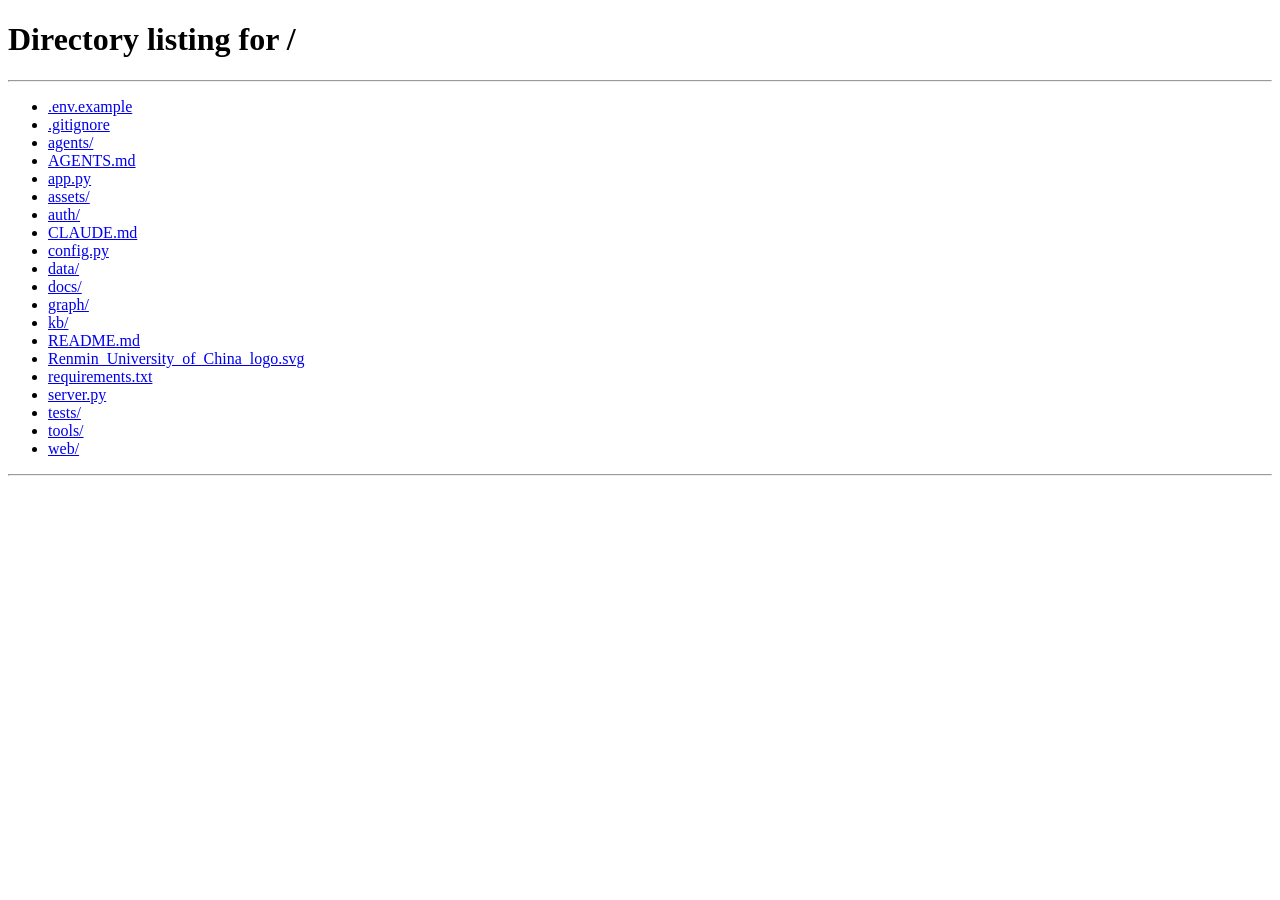
<file: web/index.html>
<!doctype html>
<html lang="zh-CN">
<head>
  <meta charset="UTF-8" />
  <meta name="viewport" content="width=device-width, initial-scale=1.0" />
  <title>中国人民大学 · 保研工作台</title>
  <link rel="icon" type="image/svg+xml" href="/web/assets/ruc-logo-full.svg" />
  <link rel="preconnect" href="https://fonts.googleapis.com" />
  <link rel="preconnect" href="https://fonts.gstatic.com" crossorigin />
  <link href="https://fonts.googleapis.com/css2?family=Inter:wght@400;500;600;700&display=swap" rel="stylesheet" />
  <link rel="stylesheet" href="/web/style.css?v=20260611-calendar-todo-1" />
</head>
<body>
  <div class="app">
    <aside class="sidebar" aria-label="主导航">
      <div class="sidebar-brand">
        <img class="brand-mark" src="/web/assets/ruc-logo-full.svg" alt="中国人民大学校徽" />
        <div class="brand-text">
          <span class="brand-title">保研工作台</span>
          <span class="brand-sub">中国人民大学</span>
        </div>
      </div>

      <nav class="sidebar-nav" role="navigation">
        <button type="button" class="nav-item active" data-view="calendar" id="navCalendar">
          <span class="nav-icon" aria-hidden="true">▦</span>
          <span class="nav-label">学习日历</span>
        </button>
        <button type="button" class="nav-item" data-view="quick" id="navQuick">
          <span class="nav-icon" aria-hidden="true">◇</span>
          <span class="nav-label">快问快答</span>
        </button>
        <button type="button" class="nav-item" data-view="long" id="navLong">
          <span class="nav-icon" aria-hidden="true">◎</span>
          <span class="nav-label">长程规划</span>
        </button>
        <button type="button" class="nav-item" data-view="exam" id="navExam">
          <span class="nav-icon" aria-hidden="true">✎</span>
          <span class="nav-label">笔试辅导</span>
        </button>
        <button type="button" class="nav-item" data-view="interview" id="navInterview">
          <span class="nav-icon" aria-hidden="true">◉</span>
          <span class="nav-label">面试辅导</span>
        </button>
        <button type="button" class="nav-item" data-view="profile" id="navProfile">
          <span class="nav-icon" aria-hidden="true">☺</span>
          <span class="nav-label">个人信息</span>
        </button>
      </nav>

      <div class="sidebar-user card pad-sm" id="sidebarUser">
        <p class="eyebrow">当前账户</p>
        <p class="sidebar-user-name" id="sidebarUserName">—</p>
        <button type="button" class="btn btn-ghost btn-sm" id="btnLogout">退出登录</button>
      </div>

      <div class="sidebar-foot muted small">
        回答仅供学习规划参考，最终以学院与研招网最新通知为准。
      </div>
    </aside>

    <main class="main" id="mainPanel">
      <!-- Quick Chat -->
      <section class="view view-quick hidden" id="viewQuick" data-view-panel="quick">
        <div class="main-header">
          <p class="workspace-tag">工作台 · 问答与证据对齐</p>
          <h1 class="page-title">快问快答</h1>
          <p class="page-desc">
            输入学院、项目或材料问题，系统会先查官方文件，再补充经验库和公开网页；回答里会把依据、建议和不确定处分开写清楚。
          </p>
        </div>

        <div class="search-panel card card-elevated">
          <label class="sr-only" for="queryInput">研究问题</label>
          <textarea
            id="queryInput"
            class="input input-lg"
            rows="3"
            placeholder="例如：中国人民大学财政金融学院金融专硕保研一般考察哪些方面？请以官网与可靠经验交叉核对。"
          ></textarea>
          <div class="scope-panel" role="group" aria-label="知识库检索范围">
            <span class="scope-label muted small">检索范围（KB）</span>
            <div class="scope-segment" id="kbScopeSeg">
              <button type="button" class="scope-btn active" data-kb-scope="hybrid">混合检索：官方文件优先</button>
              <button type="button" class="scope-btn" data-kb-scope="official_only">仅官方文件</button>
              <button type="button" class="scope-btn" data-kb-scope="public_only">仅公众信息</button>
            </div>
            <p class="scope-hint muted small">
              平台默认执行官方+公众+联网三路检索以提高完整性；规则/资格/材料类问题仍以正式文件为准。
            </p>
          </div>
          <div class="search-panel-row">
            <label class="toggle">
              <input type="checkbox" id="enableWeb" />
              <span>联网检索（知乎 / 微信 / 人大域名等公开页；结果标为「联网」）</span>
            </label>
            <div class="search-panel-actions">
              <span class="hint muted small">Enter 发送 · Shift+Enter 换行</span>
              <button type="button" id="sendBtn" class="btn btn-primary">生成回答</button>
            </div>
          </div>
          <div class="faq-block">
            <span class="muted small">常见问题</span>
            <div id="faqChips" class="chips"></div>
          </div>
        </div>

        <div id="quickEmpty" class="empty-state card">
          <div class="empty-icon" aria-hidden="true">◇</div>
          <h2 class="empty-title">尚未提问</h2>
          <p class="empty-text muted">在上方输入问题后，结论、建议与引用将分别展示在中间与右侧证据栏。</p>
        </div>

        <div id="quickLoading" class="loading-state card hidden" role="status" aria-live="polite">
          <div class="skeleton skeleton-line w-40"></div>
          <div class="skeleton skeleton-line"></div>
          <div class="skeleton skeleton-line w-80"></div>
          <p class="loading-caption muted small" id="quickProgressCaption">正在初始化…</p>
          <div class="quick-progress-bar-track" aria-hidden="true">
            <div id="quickProgressFill" class="quick-progress-bar-fill" style="width:0%"></div>
          </div>
          <div class="exec-steps muted small" id="execStepsLoading">
            <p class="exec-steps-title">执行进度</p>
            <ol class="exec-steps-list" id="quickProgressSteps">
              <li>等待开始…</li>
            </ol>
          </div>
        </div>

        <article id="answerCard" class="answer-card card card-elevated hidden" aria-live="polite">
          <header class="answer-card-head">
            <div>
              <p class="eyebrow">本次问题</p>
              <p id="answerQuestion" class="answer-question"></p>
            </div>
            <div class="answer-meta muted small" id="answerMeta"></div>
          </header>

          <div class="exec-steps" id="execStepsBox">
            <div class="exec-steps-head">
              <span class="badge badge-neutral">执行步骤</span>
              <span class="muted small" id="execStepsHint">（本次请求的分析与检索流程）</span>
            </div>
            <ol class="exec-steps-list" id="execStepsList"></ol>
            <div class="exec-files muted small" id="execFilesBox"></div>
          </div>

          <div class="disclosure-strip">
            <span class="badge badge-model">模型生成</span>
            <span class="muted small">正文为语言模型基于下方证据组织，不等同于官方结论。</span>
          </div>

          <div class="answer-sections">
            <section class="answer-section answer-section-official">
              <h2 class="section-title">总结回答</h2>
              <p class="section-hint muted small">结合本次检索到的官方文件原文与公众信息，给出可执行的答复要点。</p>
              <div id="secConclusion" class="section-body prose"></div>
            </section>
            <section class="answer-section">
              <h2 class="section-title">检索过程</h2>
              <p class="section-hint muted small">展示本次 AI 读取的官方文件名及检索命中概览。</p>
              <div id="secRecommendation" class="section-body prose"></div>
              <p id="secRecommendationEmpty" class="section-empty muted small hidden">未返回检索过程文本；可查看顶部「执行步骤」与「已读文件」。</p>
            </section>
            <section class="answer-section answer-section-warn">
              <h2 class="section-title">不确定性 / 冲突说明</h2>
              <p class="section-hint muted small">资料缺口、时效不明、与经验矛盾处；重要事项请向学院确认。</p>
              <div id="secRisks" class="section-body prose"></div>
              <p id="secRisksEmpty" class="section-empty muted small hidden">未列出额外不确定性；仍请以最新通知为准。</p>
            </section>
          </div>

          <section class="answer-section answer-section-refs hidden" id="secReferencesBox">
            <h2 class="section-title">参考文献</h2>
            <div id="secReferences" class="section-body prose"></div>
          </section>

          <details class="answer-raw">
            <summary>查看完整原文（含未拆分段落）</summary>
            <div id="answerRaw" class="prose muted"></div>
          </details>
        </article>
      </section>

      <!-- Exam tutoring -->
      <section class="view view-exam hidden" id="viewExam" data-view-panel="exam">
        <div class="main-header">
          <p class="workspace-tag">笔试辅导 · 经验库优先</p>
          <h1 class="page-title">笔试辅导</h1>
          <p class="page-desc">
            围绕目标学院检索往届笔试经验，整理可能考什么、怎么复习、哪些信息需要等当年通知确认。
          </p>
        </div>

        <div class="search-panel card card-elevated">
          <label class="sr-only" for="examQueryInput">笔试问题</label>
          <textarea
            id="examQueryInput"
            class="input input-lg"
            rows="3"
            placeholder="例如：中国人民大学财政金融学院金融专硕保研笔试考什么？题型和复习重点有哪些？"
          ></textarea>
          <div class="search-panel-row">
            <label class="toggle">
              <input type="checkbox" id="examEnableWeb" />
              <span>必要时补充联网经验线索</span>
            </label>
            <div class="search-panel-actions">
              <span class="hint muted small">优先检索经验库</span>
              <button type="button" id="examSendBtn" class="btn btn-primary">生成辅导建议</button>
            </div>
          </div>
          <div class="faq-block">
            <span class="muted small">示例问题</span>
            <div id="examFaqChips" class="chips"></div>
          </div>
        </div>

        <div id="examEmpty" class="empty-state card">
          <div class="empty-icon" aria-hidden="true">✎</div>
          <h2 class="empty-title">尚未生成辅导建议</h2>
          <p class="empty-text muted">输入目标学院或项目后，系统会从经验库里找笔试相关信息。</p>
        </div>

        <div id="examLoading" class="loading-state card hidden" role="status" aria-live="polite">
          <div class="skeleton skeleton-line w-40"></div>
          <div class="skeleton skeleton-line"></div>
          <div class="skeleton skeleton-line w-80"></div>
          <p class="loading-caption muted small">正在检索经验库并整理笔试建议…</p>
        </div>

        <article id="examAnswerCard" class="answer-card card card-elevated hidden" aria-live="polite">
          <header class="answer-card-head">
            <div>
              <p class="eyebrow">本次问题</p>
              <p id="examAnswerQuestion" class="answer-question"></p>
            </div>
            <div class="answer-meta muted small" id="examAnswerMeta"></div>
          </header>
          <div class="disclosure-strip">
            <span class="badge badge-exp">经验库优先</span>
            <span class="muted small">经验内容可能因年份、项目和个人背景不同而变化，请以学院最新通知为准。</span>
          </div>
          <div class="exec-steps">
            <div class="exec-steps-head">
              <strong>本次检索过程</strong>
              <span class="muted small">用于确认是否联网、是否读取经验库和官方文件。</span>
            </div>
            <ol class="exec-steps-list" id="examExecStepsList"></ol>
          </div>
          <section class="answer-section answer-section-official">
            <h2 class="section-title">笔试辅导建议</h2>
            <div id="examAnswerBody" class="section-body prose"></div>
          </section>
          <section class="answer-section answer-section-refs hidden" id="examReferencesBox">
            <h2 class="section-title">参考文献</h2>
            <div id="examReferences" class="section-body prose"></div>
          </section>
        </article>
      </section>

      <!-- Interview tutoring -->
      <section class="view view-interview hidden" id="viewInterview" data-view-panel="interview">
        <div class="main-header">
          <p class="workspace-tag">面试辅导 · 豆包模拟</p>
          <h1 class="page-title">面试辅导</h1>
          <p class="page-desc">
            把行为面、专业面和压力面三类常见面试场景整理成可复制的开场话术，带着简历和目标项目就能开始一问一答模拟。
          </p>
        </div>

        <div class="interview-grid">
          <article class="card card-elevated interview-card">
            <h2 class="h3">行为面试模拟</h2>
            <p class="muted small">围绕个人背景、简历经历、项目匹配度、职业规划和团队协作追问。</p>
            <textarea id="interviewPromptBehavior" class="input interview-prompt" readonly rows="10">豆包，现在请你根据我刚刚提供的简历，以及我要面试的保研夏令营项目，开始模拟行为面试。请你严格按照真实夏令营面试的形式进行，一个问题一个问题地问，不要一次性给出所有问题，也不要提前给我答案。

本轮行为面试请重点围绕我的个人背景、简历经历、科研/实习/学生工作/竞赛经历、自我介绍、personal statement、职业规划、why me、why this program、项目匹配度、团队合作、领导力、责任感、抗压经历和个人成长进行提问。请结合不同项目的风格差异调整问题，例如偏“好学生导向”的项目要更关注成绩、科研、学术潜力和校园经历，偏“好员工导向”的项目要更关注实习、职业规划、行业认知、沟通表达和执行力。

面试过程中，请你扮演真实面试官，根据我的回答继续追问，尤其要深挖我简历中最有代表性的经历、最能体现项目匹配度的经历，以及可能存在薄弱点的地方。现在开始行为面试，请先问我第一个问题。</textarea>
            <div class="row-actions">
              <button type="button" class="btn btn-secondary" data-copy-target="interviewPromptBehavior">复制话术</button>
              <a class="btn btn-primary" href="https://www.doubao.com/chat" target="_blank" rel="noopener noreferrer">打开豆包</a>
            </div>
          </article>

          <article class="card card-elevated interview-card">
            <h2 class="h3">专业技术面试模拟</h2>
            <p class="muted small">围绕目标项目常见专业基础、应用分析和真实夏令营题型追问。</p>
            <textarea id="interviewPromptTechnical" class="input interview-prompt" readonly rows="10">豆包，现在请你根据我刚刚提供的简历，以及我要面试的保研夏令营项目，开始模拟专业技术面试。请你严格按照真实夏令营面试的形式进行，一个问题一个问题地问，不要一次性给出所有问题，也不要提前给我答案。

本轮专业技术面试请重点围绕目标项目可能考察的专业基础和综合应用能力提问。请结合项目方向设置问题，例如金融、经管、保险、税务、金融科技、国金、汇丰、光华、人大财金等项目，重点覆盖公司财务、投资学、货币银行学、商业银行、金融衍生品、国际金融、计量经济学、微积分、概率论、线性代数等内容。也可以结合真实夏令营常见题型进行提问，例如MM定理及其假设、APT假设、BS公式定价逻辑、一级市场和二级市场区别、募投管退、银行股为什么用PB估值、A股市场PE/PB、公开市场股价为什么会影响公司、转移定价、贸易战与关税、区块链发展、金融科技应用等。

面试过程中，请你扮演真实面试官，根据我的回答继续追问，不仅考察我是否会背概念，更要考察我能否解释原理、理解假设、联系现实案例，并进行有逻辑的分析。现在开始专业技术面试，请先问我第一个问题。</textarea>
            <div class="row-actions">
              <button type="button" class="btn btn-secondary" data-copy-target="interviewPromptTechnical">复制话术</button>
              <a class="btn btn-primary" href="https://www.doubao.com/chat" target="_blank" rel="noopener noreferrer">打开豆包</a>
            </div>
          </article>

          <article class="card card-elevated interview-card">
            <h2 class="h3">压力面试模拟</h2>
            <p class="muted small">模拟更严格的追问，训练临场反应、逻辑稳定性和表达分寸。</p>
            <textarea id="interviewPromptStress" class="input interview-prompt" readonly rows="10">豆包，现在请你根据我刚刚提供的简历，以及我要面试的保研夏令营项目，开始模拟压力面试。请你严格按照真实夏令营面试的形式进行，一个问题一个问题地问，不要一次性给出所有问题，也不要提前给我答案。

本轮压力面试请适当提高提问强度，重点考察我的临场反应、逻辑稳定性、表达韧性、自我认知、抗压能力和项目匹配度。请围绕我的简历薄弱点、经历真实性、项目选择动机、职业规划一致性、专业基础短板、与其他候选人的比较优势等方面进行挑战式提问。例如可以追问：为什么你认为自己比其他候选人更适合？你的科研/实习经历是否足够支撑申请这个项目？你同时申请多个项目是否说明目标不坚定？如果你的数学或专业课基础不如其他候选人怎么办？如果我们认为你的经历和项目方向并不匹配，你如何回应？

面试过程中，请你扮演较为严格的面试官，可以进行连续追问和反问，但不要进行人身攻击或无意义否定。请重点模拟真实夏令营中有压力但仍然专业的面试氛围。等我全部回答结束后，再统一复盘我的表现，包括回答逻辑、抗压状态、表达分寸、风险点和改进建议。现在开始压力面试，请先问我第一个问题。</textarea>
            <div class="row-actions">
              <button type="button" class="btn btn-secondary" data-copy-target="interviewPromptStress">复制话术</button>
              <a class="btn btn-primary" href="https://www.doubao.com/chat" target="_blank" rel="noopener noreferrer">打开豆包</a>
            </div>
          </article>
        </div>
      </section>

      <!-- Long-form -->
      <section class="view view-long hidden" id="viewLong" data-view-panel="long">
        <div class="main-header">
          <h1 class="page-title">长程规划</h1>
          <p class="page-desc">
            把成绩、经历和目标项目一次填清，系统会生成项目组合、时间线和行动清单，并可直接同步到日历与待办。
          </p>
        </div>

        <div class="stack gap-lg">
          <div class="card card-elevated pad-lg">
            <h2 class="h3">1. 必填信息</h2>
            <div class="lp-form-grid">
              <label class="lp-field"><span class="lp-label">当前就读学校</span>
                <input type="text" class="input" name="current_school" data-lp-req autocomplete="organization" placeholder="如：中国人民大学" /></label>
              <label class="lp-field"><span class="lp-label">就读年级</span>
                <select class="input" name="grade_year" data-lp-req>
                  <option value="">请选择</option>
                  <option value="大一">大一</option>
                  <option value="大二">大二</option>
                  <option value="大三">大三</option>
                </select></label>
              <label class="lp-field lp-span2"><span class="lp-label">就读学院</span>
                <input type="text" class="input" name="college" data-lp-req placeholder="如：财政金融学院" /></label>
              <label class="lp-field lp-span2"><span class="lp-label">就读专业</span>
                <input type="text" class="input" name="major" data-lp-req placeholder="如：金融学" /></label>
              <label class="lp-field"><span class="lp-label">GPA</span>
                <input type="text" class="input" name="gpa" data-lp-req placeholder="如：3.72 / 4.0" /></label>
              <label class="lp-field"><span class="lp-label">专业排名（百分比）</span>
                <input type="text" class="input" name="major_rank_percentile" data-lp-req placeholder="如前 10%" /></label>
              <label class="lp-field"><span class="lp-label">目标学校</span>
                <input type="text" class="input" name="target_school" data-lp-target placeholder="如：中国人民大学" /></label>
              <label class="lp-field"><span class="lp-label">目标院校</span>
                <input type="text" class="input" name="target_college" data-lp-target placeholder="如：财政金融学院" /></label>
              <div class="lp-field lp-span2"><span class="lp-label">目标类型</span>
                <div class="lp-check-group" role="group" aria-label="目标类型">
                  <label class="lp-check"><input type="checkbox" name="target_degree_type" value="专硕" data-lp-target-degree />专硕</label>
                  <label class="lp-check"><input type="checkbox" name="target_degree_type" value="学硕" data-lp-target-degree />学硕</label>
                  <label class="lp-check"><input type="checkbox" name="target_degree_type" value="直博" data-lp-target-degree />直博</label>
                </div>
              </div>
              <label class="lp-field"><span class="lp-label">雅思（英语成绩至少填一项）</span>
                <input type="text" class="input" name="english_ielts" data-lp-english placeholder="如：7.0" /></label>
              <label class="lp-field"><span class="lp-label">托福</span>
                <input type="text" class="input" name="english_toefl" data-lp-english placeholder="如：105" /></label>
              <label class="lp-field lp-span2"><span class="lp-label">六级</span>
                <input type="text" class="input" name="english_cet6" data-lp-english placeholder="如：580" /></label>
            </div>
          </div>

          <div class="card card-elevated pad-lg">
            <h2 class="h3">2. 选填信息</h2>
            <div class="lp-form-grid">
              <label class="lp-field lp-span2"><span class="lp-label">科研与竞赛</span>
                <textarea class="input" name="research_and_competitions" data-lp-opt rows="2" placeholder="大创、论文、建模、商赛等"></textarea></label>
              <label class="lp-field lp-span2"><span class="lp-label">实习经历</span>
                <textarea class="input" name="internships" data-lp-opt rows="2"></textarea></label>
              <label class="lp-field lp-span2"><span class="lp-label">学生工作、社团</span>
                <input class="input" name="student_work_clubs" data-lp-opt /></label>
              <label class="lp-field lp-span2"><span class="lp-label">未来 3～5 年路径倾向</span>
                <input class="input" name="career_path_3_5y" data-lp-opt placeholder="学术 / 体制 / 企业 / 创业 / 未定" /></label>
              <label class="lp-field lp-span2"><span class="lp-label">期望岗位或行业领域</span>
                <input class="input" name="expected_roles_or_industry" data-lp-opt /></label>
              <label class="lp-field lp-span2"><span class="lp-label">夏令营 / 预推免 准备进度</span>
                <textarea class="input" name="admission_prep_stage" data-lp-opt rows="2" placeholder="进度；是否做过模拟面试"></textarea></label>
              <label class="lp-field lp-span2"><span class="lp-label">当前最大顾虑或短板</span>
                <textarea class="input" name="main_concerns" data-lp-opt rows="2" placeholder="材料、复习、时间、心态等"></textarea></label>
              <label class="lp-field lp-span2"><span class="lp-label">备注</span>
                <textarea class="input" name="notes" data-lp-opt rows="2" placeholder="其他希望系统记住的信息"></textarea></label>
            </div>
            <label class="toggle lp-toggle">
              <input type="checkbox" id="longUseWeb" checked />
              <span>生成报告时附带联网摘要（与快问快答一致）</span>
            </label>
            <div class="row-actions lp-actions">
              <button type="button" id="btnReport" class="btn btn-primary">生成规划报告</button>
              <button type="button" id="btnReportHtml" class="btn btn-secondary" disabled>打开 HTML 报告</button>
              <button type="button" id="btnDownloadHtml" class="btn btn-secondary" disabled>下载 HTML 报告</button>
              <button type="button" id="btnPlanToCalendar" class="btn btn-secondary" disabled>加入学习日历</button>
              <button type="button" id="btnPlanToTodos" class="btn btn-secondary" disabled>拆成待办</button>
            </div>
            <p id="longPlanErr" class="muted small lp-err hidden" role="alert"></p>
          </div>

          <div id="longPlanProgress" class="card card-elevated pad-lg" style="display:none" role="status" aria-live="polite">
            <h2 class="h3" style="margin-bottom:0.75rem">正在生成报告</h2>
            <div class="progress-bar-track">
              <div id="progressBarFill" class="progress-bar-fill" style="width:0%"></div>
            </div>
            <p class="progress-text">正在努力生成中，分析环节较多，可能需要等待...</p>
            <p id="progressStepLabel" class="muted small">初始化…</p>
          </div>

          <div class="card card-elevated pad-lg">
            <h2 class="h3">3. 报告预览</h2>
            <article id="longReportPreview" class="lp-preview prose hidden" aria-live="polite"></article>
            <p id="longReportPlaceholder" class="muted small">填写表单并点击「生成规划报告」后在此预览。</p>
            <details class="answer-raw">
              <summary>查看报告 JSON</summary>
              <pre id="longReportJson" class="report-pre">（尚未生成）</pre>
            </details>
          </div>
        </div>
      </section>

      <!-- Study calendar -->
      <section class="view view-calendar" id="viewCalendar" data-view-panel="calendar">
        <div class="main-header">
          <p class="workspace-tag">首页 · 今日推进</p>
          <h1 class="page-title">今日工作台</h1>
          <p class="page-desc">
            把今天要交付的申请动作放在最前面：当天任务、本周重点和常用入口一屏看完，下方继续安排长期日历。
          </p>
        </div>

        <section class="workbench-grid" aria-label="今日工作台">
          <article class="workbench-card card card-elevated pad-lg">
            <div class="workbench-card-head">
              <div>
                <p class="eyebrow">今天</p>
                <h2 class="h3">今日安排</h2>
              </div>
              <button type="button" class="btn btn-ghost btn-sm" id="wbRefreshBtn">刷新</button>
            </div>
            <div id="wbTodayList" class="workbench-list">
              <p class="muted small">正在读取今日安排…</p>
            </div>
          </article>

          <article class="workbench-card card card-elevated pad-lg">
            <div class="workbench-card-head">
              <div>
                <p class="eyebrow">本周</p>
                <h2 class="h3">本周重点</h2>
              </div>
            </div>
            <div id="wbWeekList" class="workbench-list">
              <p class="muted small">正在读取本周安排…</p>
            </div>
          </article>

          <article class="workbench-card card card-elevated pad-lg">
            <p class="eyebrow">快捷入口</p>
            <h2 class="h3">下一步动作</h2>
            <div class="workbench-actions">
              <button type="button" class="btn btn-primary" id="wbQuickAskBtn">快问快答</button>
              <button type="button" class="btn btn-secondary" id="wbExamBtn">笔试辅导</button>
              <button type="button" class="btn btn-secondary" id="wbInterviewBtn">面试辅导</button>
            </div>
            <div class="workbench-nudge hidden" id="wbProfileNudge">
              <p class="muted small">个人信息还不完整，完善后长程规划会更贴合你的背景。</p>
              <button type="button" class="btn btn-ghost btn-sm" id="btnWorkbenchProfile">完善个人信息</button>
            </div>
          </article>
        </section>

        <div class="cal-layout">
          <div class="cal-main card card-elevated pad-lg">
            <div class="section-head-inline">
              <div>
                <p class="eyebrow">月历</p>
                <h2 class="h3">学习日历</h2>
              </div>
            </div>
            <div class="cal-toolbar">
              <div class="cal-toolbar-left">
                <button type="button" class="btn btn-secondary btn-sm" id="calPrevMonth" aria-label="上一月">‹</button>
                <h2 class="cal-month-label" id="calMonthLabel">—</h2>
                <button type="button" class="btn btn-secondary btn-sm" id="calNextMonth" aria-label="下一月">›</button>
                <button type="button" class="btn btn-ghost btn-sm" id="calToday">今天</button>
              </div>
              <label class="cal-year-select">
                <span class="sr-only">选择年份</span>
                <select class="input" id="calYearSelect"></select>
              </label>
            </div>
            <div class="cal-grid" id="calGrid" role="grid" aria-label="月历"></div>
            <div class="cal-day-panel hidden" id="calDayPanel">
              <div class="cal-day-panel-head">
                <h3 class="h3" id="calDayPanelTitle">—</h3>
                <button type="button" class="btn btn-ghost btn-sm" id="calAddPlanForDay">添加当天单次计划</button>
              </div>
              <div id="calDayPlanList"></div>
            </div>

            <div class="cal-add-section">
              <h2 class="h3">添加计划</h2>
              <div class="cal-form">
                <div class="cal-form-grid">
                  <label class="lp-field">
                    <span class="lp-label">计划名称</span>
                    <input type="text" class="input" id="calPlanTitle" placeholder="如：学习英语、刷专业课" maxlength="80" />
                  </label>
                  <label class="lp-field">
                    <span class="lp-label">类型</span>
                    <select class="input" id="calPlanType">
                      <option value="recurring">重复（每周固定日）</option>
                      <option value="once">单次（指定日期）</option>
                    </select>
                  </label>
                  <label class="lp-field">
                    <span class="lp-label">颜色</span>
                    <select class="input" id="calPlanColor">
                      <option value="#2563eb">蓝色</option>
                      <option value="#16a34a">绿色</option>
                      <option value="#d97706">橙色</option>
                      <option value="#dc2626">红色</option>
                      <option value="#7c3aed">紫色</option>
                      <option value="#0891b2">青色</option>
                      <option value="#db2777">粉色</option>
                    </select>
                  </label>
                </div>
                <div id="calRecurringFields">
                  <span class="lp-label">重复星期</span>
                  <div class="cal-weekday-checks" id="calPlanWeekdays">
                    <label class="lp-check"><input type="checkbox" value="0" />周一</label>
                    <label class="lp-check"><input type="checkbox" value="1" />周二</label>
                    <label class="lp-check"><input type="checkbox" value="2" />周三</label>
                    <label class="lp-check"><input type="checkbox" value="3" />周四</label>
                    <label class="lp-check"><input type="checkbox" value="4" />周五</label>
                    <label class="lp-check"><input type="checkbox" value="5" />周六</label>
                    <label class="lp-check"><input type="checkbox" value="6" />周日</label>
                  </div>
                  <div class="cal-form-grid">
                    <label class="lp-field">
                      <span class="lp-label">开始日期</span>
                      <input type="date" class="input" id="calPlanStartDate" min="2020-01-01" max="2035-12-31" />
                    </label>
                    <label class="lp-field">
                      <span class="lp-label">结束日期</span>
                      <input type="date" class="input" id="calPlanEndDate" min="2020-01-01" max="2035-12-31" />
                    </label>
                  </div>
                </div>
                <div id="calOnceFields" class="hidden">
                  <label class="lp-field">
                    <span class="lp-label">日期</span>
                    <input type="date" class="input" id="calPlanOnceDate" min="2020-01-01" max="2035-12-31" />
                  </label>
                </div>
                <label class="lp-field">
                  <span class="lp-label">备注（选填）</span>
                  <textarea class="input" id="calPlanNote" rows="2" maxlength="500" placeholder="如：背单词 30 分钟"></textarea>
                </label>
                <button type="button" class="btn btn-secondary" id="calAddPlan">添加到列表</button>
              </div>
            </div>
          </div>

          <aside class="cal-sidebar">
            <div class="card card-elevated pad-lg">
              <h2 class="h3">我的学习计划</h2>
              <p class="muted small">计划会自动保存到当前账户，下次登录仍可查看。</p>
              <div id="calPlanList" class="cal-plan-list"></div>
              <div class="row-actions">
                <button type="button" class="btn btn-primary" id="calSavePlans">保存计划</button>
              </div>
              <p id="calSaveMsg" class="muted small lp-err hidden" role="status"></p>
              <p class="muted small" id="calUpdatedAt"></p>
            </div>
          </aside>
        </div>

        <!-- Todo matrix -->
        <section class="calendar-todo-section" id="calendarTodoSection" aria-label="创新待办矩阵">
          <div class="main-header compact-header">
            <p class="workspace-tag">日历 · 优先级管理</p>
            <h2 class="page-title">创新待办矩阵</h2>
            <p class="page-desc">
              从规划里拆出来的任务会落到这里：按重要和紧急程度分区，有日期的事项会同步显示在月历上。
            </p>
          </div>

          <div class="todo-layout">
            <div class="todo-main card card-elevated pad-lg">
              <div class="todo-matrix-wrap" aria-label="待办四象限矩阵">
                <div class="todo-axis todo-axis-y">
                  <span class="todo-axis-label todo-axis-top">重要 ↑</span>
                  <span class="todo-axis-label todo-axis-bottom">↓ 不重要</span>
                </div>
                <div class="todo-matrix-center">
                  <div class="todo-matrix" id="todoMatrix"></div>
                  <div class="todo-axis todo-axis-x">
                    <span class="todo-axis-label">← 不紧急</span>
                    <span class="todo-axis-label">紧急 →</span>
                  </div>
                </div>
              </div>

              <div class="todo-detail-panel hidden card pad-sm" id="todoDetailPanel">
                <div class="todo-detail-head">
                  <h3 class="h3" id="todoDetailTitle">—</h3>
                  <button type="button" class="btn btn-ghost btn-sm" id="todoDetailDismiss" aria-label="关闭">×</button>
                </div>
                <div id="todoDetailBody"></div>
              </div>

              <div class="todo-add-section">
                <h2 class="h3">添加待办</h2>
                <div class="cal-form-grid">
                  <label class="lp-field">
                    <span class="lp-label">名称</span>
                    <input type="text" class="input" id="todoFormName" placeholder="如：整理夏令营材料" maxlength="80" />
                  </label>
                  <label class="lp-field">
                    <span class="lp-label">重要程度（象限）</span>
                    <select class="input" id="todoFormQuadrant">
                      <option value="I">I 级 · 重要且紧急</option>
                      <option value="II" selected>II 级 · 重要不紧急</option>
                      <option value="III">III 级 · 紧急不重要</option>
                      <option value="IV">IV 级 · 不重要不紧急</option>
                    </select>
                  </label>
                  <label class="lp-field">
                    <span class="lp-label">日期（选填）</span>
                    <input type="date" class="input" id="todoFormDate" />
                  </label>
                  <label class="lp-field lp-span2">
                    <span class="lp-label">细节（选填）</span>
                    <textarea class="input" id="todoFormDetails" rows="2" maxlength="500" placeholder="补充说明、步骤或备注"></textarea>
                  </label>
                </div>
                <button type="button" class="btn btn-secondary" id="todoAddBtn">添加到矩阵</button>
              </div>
            </div>

            <aside class="todo-sidebar">
              <div class="card card-elevated pad-lg">
                <h2 class="h3">我的待办列表</h2>
                <p class="muted small">按 I → IV 重要程度排序；修改后会自动保存到当前账户。</p>
                <div id="todoList" class="todo-list"></div>
                <div class="row-actions">
                  <button type="button" class="btn btn-primary" id="todoSaveBtn">保存待办</button>
                </div>
                <p id="todoSaveMsg" class="muted small lp-err hidden" role="status"></p>
                <p class="muted small" id="todoUpdatedAt"></p>
              </div>
            </aside>
          </div>
        </section>
      </section>

      <!-- User profile -->
      <section class="view view-profile hidden" id="viewProfile" data-view-panel="profile">
        <div class="main-header">
          <p class="workspace-tag">账户 · 保研画像</p>
          <h1 class="page-title">个人信息</h1>
          <p class="page-desc">
            集中保存学校、成绩、目标项目和经历素材，后续生成规划或辅导时不用重复填写背景。
          </p>
        </div>

        <div class="stack gap-lg">
          <div class="card card-elevated pad-lg">
            <h2 class="h3">基本与学业</h2>
            <div class="lp-form-grid" id="profileFormBasic">
              <label class="lp-field"><span class="lp-label">显示名称（选填）</span>
                <input type="text" class="input" name="display_name" data-profile placeholder="如：小明" /></label>
              <label class="lp-field"><span class="lp-label">当前就读学校</span>
                <input type="text" class="input" name="current_school" data-profile placeholder="如：中国人民大学" /></label>
              <label class="lp-field"><span class="lp-label">就读年级</span>
                <select class="input" name="grade_year" data-profile>
                  <option value="">请选择</option>
                  <option value="大一">大一</option>
                  <option value="大二">大二</option>
                  <option value="大三">大三</option>
                  <option value="大四">大四</option>
                </select></label>
              <label class="lp-field lp-span2"><span class="lp-label">就读学院</span>
                <input type="text" class="input" name="college" data-profile /></label>
              <label class="lp-field lp-span2"><span class="lp-label">就读专业</span>
                <input type="text" class="input" name="major" data-profile /></label>
              <label class="lp-field"><span class="lp-label">GPA</span>
                <input type="text" class="input" name="gpa" data-profile placeholder="如：3.72 / 4.0" /></label>
              <label class="lp-field"><span class="lp-label">专业排名</span>
                <input type="text" class="input" name="major_rank_percentile" data-profile placeholder="如前 10%" /></label>
            </div>
          </div>

          <div class="card card-elevated pad-lg">
            <h2 class="h3">保研目标</h2>
            <div class="lp-form-grid" id="profileFormTarget">
              <label class="lp-field"><span class="lp-label">目标学校</span>
                <input type="text" class="input" name="target_school" data-profile /></label>
              <label class="lp-field"><span class="lp-label">目标学院</span>
                <input type="text" class="input" name="target_college" data-profile /></label>
              <div class="lp-field lp-span2"><span class="lp-label">目标类型</span>
                <div class="lp-check-group" id="profileDegreeTypes">
                  <label class="lp-check"><input type="checkbox" value="专硕" data-profile-degree />专硕</label>
                  <label class="lp-check"><input type="checkbox" value="学硕" data-profile-degree />学硕</label>
                  <label class="lp-check"><input type="checkbox" value="直博" data-profile-degree />直博</label>
                </div>
              </div>
              <label class="lp-field"><span class="lp-label">雅思</span>
                <input type="text" class="input" name="english_ielts" data-profile /></label>
              <label class="lp-field"><span class="lp-label">托福</span>
                <input type="text" class="input" name="english_toefl" data-profile /></label>
              <label class="lp-field"><span class="lp-label">六级</span>
                <input type="text" class="input" name="english_cet6" data-profile /></label>
            </div>
          </div>

          <div class="card card-elevated pad-lg">
            <h2 class="h3">经历与准备</h2>
            <div class="lp-form-grid" id="profileFormExp">
              <label class="lp-field lp-span2"><span class="lp-label">科研与竞赛</span>
                <textarea class="input" name="research_and_competitions" data-profile rows="2"></textarea></label>
              <label class="lp-field lp-span2"><span class="lp-label">实习经历</span>
                <textarea class="input" name="internships" data-profile rows="2"></textarea></label>
              <label class="lp-field lp-span2"><span class="lp-label">学生工作、社团</span>
                <input type="text" class="input" name="student_work_clubs" data-profile /></label>
              <label class="lp-field lp-span2"><span class="lp-label">未来 3～5 年路径倾向</span>
                <input type="text" class="input" name="career_path_3_5y" data-profile /></label>
              <label class="lp-field lp-span2"><span class="lp-label">期望岗位或行业</span>
                <input type="text" class="input" name="expected_roles_or_industry" data-profile /></label>
              <label class="lp-field lp-span2"><span class="lp-label">夏令营 / 预推免准备进度</span>
                <textarea class="input" name="admission_prep_stage" data-profile rows="2"></textarea></label>
              <label class="lp-field lp-span2"><span class="lp-label">当前最大顾虑或短板</span>
                <textarea class="input" name="main_concerns" data-profile rows="2"></textarea></label>
              <label class="lp-field lp-span2"><span class="lp-label">备注</span>
                <textarea class="input" name="notes" data-profile rows="2" placeholder="其他希望系统记住的信息"></textarea></label>
            </div>
            <div class="row-actions lp-actions">
              <button type="button" id="btnSaveProfile" class="btn btn-primary">保存个人信息</button>
              <button type="button" id="btnApplyProfileToLong" class="btn btn-secondary">同步到长程规划表单</button>
            </div>
            <p id="profileSaveMsg" class="muted small lp-err hidden" role="status"></p>
            <p class="muted small" id="profileUpdatedAt"></p>
          </div>
        </div>
      </section>

    </main>

    <aside class="evidence-panel" aria-label="证据与引用">
      <div class="evidence-head">
        <h2 class="evidence-title">证据与引用</h2>
        <p class="muted small" id="evidenceSubtitle">在「快问快答」生成回答后，此处展示分层引用。</p>
      </div>

      <div id="evidenceEmpty" class="empty-state evidence-empty">
        <div class="empty-icon small" aria-hidden="true">▤</div>
        <p class="muted small">尚无引用。生成回答后将按类型分组。</p>
      </div>

      <div id="evidenceGroups" class="evidence-groups hidden"></div>

      <div class="evidence-legend card pad-sm">
        <p class="eyebrow">图例</p>
        <ul class="legend-list muted small">
          <li><span class="badge badge-cred-high">官方依据</span> ★★★★★ 正式文件、招生简章、学院通知</li>
          <li><span class="badge badge-cred-med">高价值经验</span> ★★★★☆ 有明确项目、年份、流程或题型细节</li>
          <li><span class="badge badge-cred-med">经验线索</span> ★★★☆☆ 可参考，但样本或细节有限</li>
          <li><span class="badge badge-cred-low">待核验线索</span> ★★☆☆☆ 来源、年份或匹配度仍需确认</li>
          <li><span class="badge badge-cred-low">低可信线索</span> ★☆☆☆☆ 推广、引流或夸张承诺风险较高</li>
        </ul>
      </div>
    </aside>
  </div>

  <script src="/web/session.js?v=auth-2"></script>
  <script src="/web/study-calendar.js?v=20260615-fixed-date-1"></script>
  <script src="/web/todo-matrix.js?v=20260615-fixed-date-1"></script>
  <script src="/web/app.js?v=20260615-timeline-sync-1"></script>
</body>
</html>
</file>
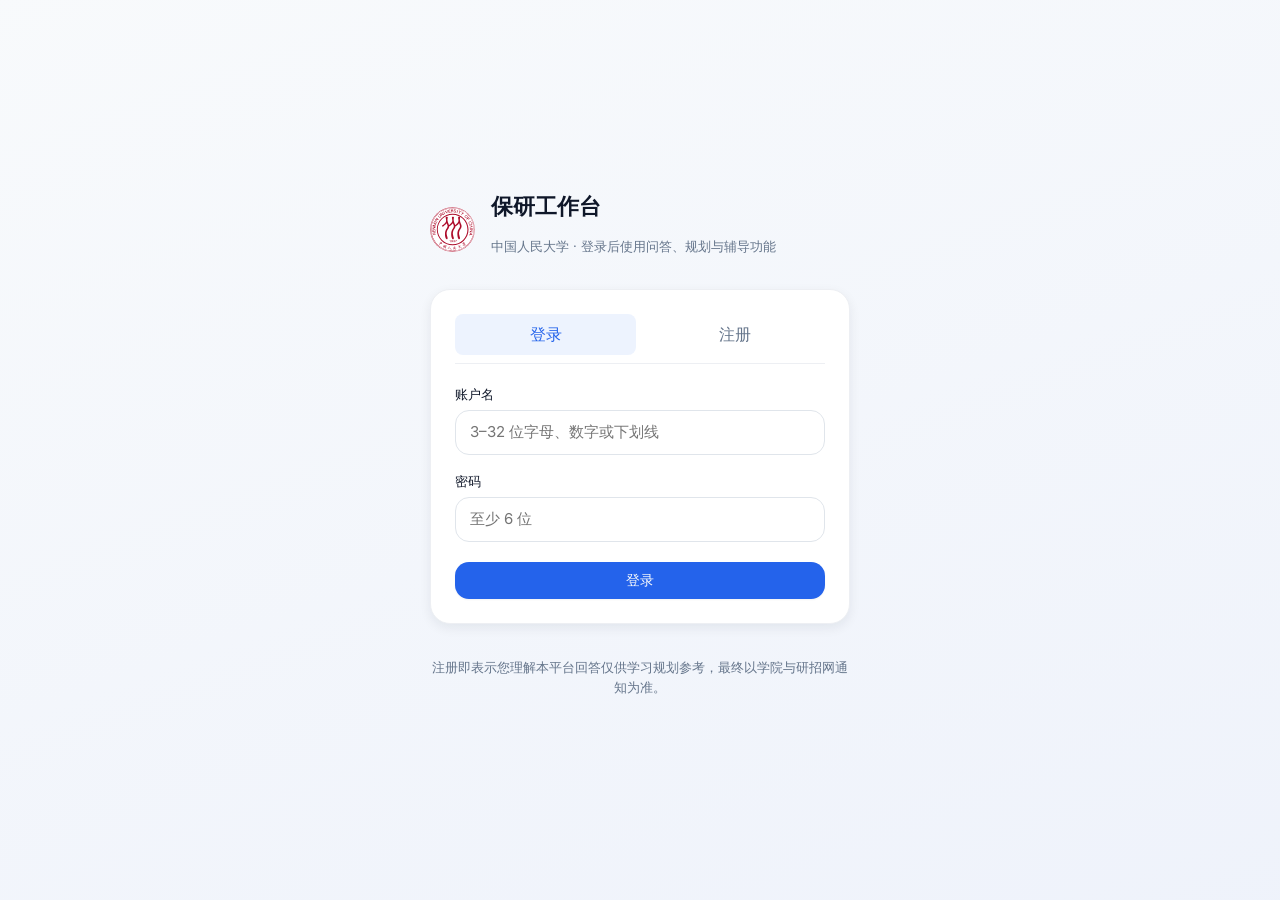
<file: web/login.html>
<!doctype html>
<html lang="zh-CN">
<head>
  <meta charset="UTF-8" />
  <meta name="viewport" content="width=device-width, initial-scale=1.0" />
  <title>登录 · 中国人民大学保研工作台</title>
  <link rel="icon" type="image/svg+xml" href="/web/assets/ruc-logo-full.svg" />
  <link rel="preconnect" href="https://fonts.googleapis.com" />
  <link rel="preconnect" href="https://fonts.gstatic.com" crossorigin />
  <link href="https://fonts.googleapis.com/css2?family=Inter:wght@400;500;600;700&display=swap" rel="stylesheet" />
  <link rel="stylesheet" href="/web/style.css?v=20260529-evidence-review-1" />
</head>
<body class="auth-body">
  <div class="auth-shell">
    <div class="auth-brand">
      <img class="brand-mark" src="/web/assets/ruc-logo-full.svg" alt="中国人民大学校徽" />
      <div>
        <h1 class="auth-title">保研工作台</h1>
        <p class="muted small">中国人民大学 · 登录后使用问答、规划与辅导功能</p>
      </div>
    </div>

    <div class="auth-card card card-elevated">
      <div class="auth-tabs" role="tablist">
        <button type="button" class="auth-tab active" data-auth-tab="login" id="tabLogin">登录</button>
        <button type="button" class="auth-tab" data-auth-tab="register" id="tabRegister">注册</button>
      </div>

      <form id="loginForm" class="auth-form" autocomplete="on">
        <label class="auth-field">
          <span class="auth-label">账户名</span>
          <input type="text" class="input" id="loginUsername" name="username" required minlength="3" maxlength="32" pattern="[A-Za-z0-9_]{3,32}" placeholder="3–32 位字母、数字或下划线" />
        </label>
        <label class="auth-field">
          <span class="auth-label">密码</span>
          <input type="password" class="input" id="loginPassword" name="password" required minlength="6" placeholder="至少 6 位" />
        </label>
        <p id="loginErr" class="auth-err hidden" role="alert"></p>
        <button type="submit" class="btn btn-primary auth-submit">登录</button>
      </form>

      <form id="registerForm" class="auth-form hidden" autocomplete="on">
        <label class="auth-field">
          <span class="auth-label">账户名</span>
          <input type="text" class="input" id="regUsername" name="username" required minlength="3" maxlength="32" pattern="[A-Za-z0-9_]{3,32}" placeholder="3–32 位字母、数字或下划线" />
        </label>
        <label class="auth-field">
          <span class="auth-label">密码</span>
          <input type="password" class="input" id="regPassword" name="password" required minlength="6" placeholder="至少 6 位" />
        </label>
        <label class="auth-field">
          <span class="auth-label">确认密码</span>
          <input type="password" class="input" id="regPassword2" required minlength="6" placeholder="再次输入密码" />
        </label>
        <p id="registerErr" class="auth-err hidden" role="alert"></p>
        <button type="submit" class="btn btn-primary auth-submit">注册并登录</button>
      </form>
    </div>

    <p class="auth-foot muted small">注册即表示您理解本平台回答仅供学习规划参考，最终以学院与研招网通知为准。</p>
  </div>

  <script src="/web/session.js?v=auth-1"></script>
  <script src="/web/auth.js?v=20260615-recording-1"></script>
</body>
</html>
</file>
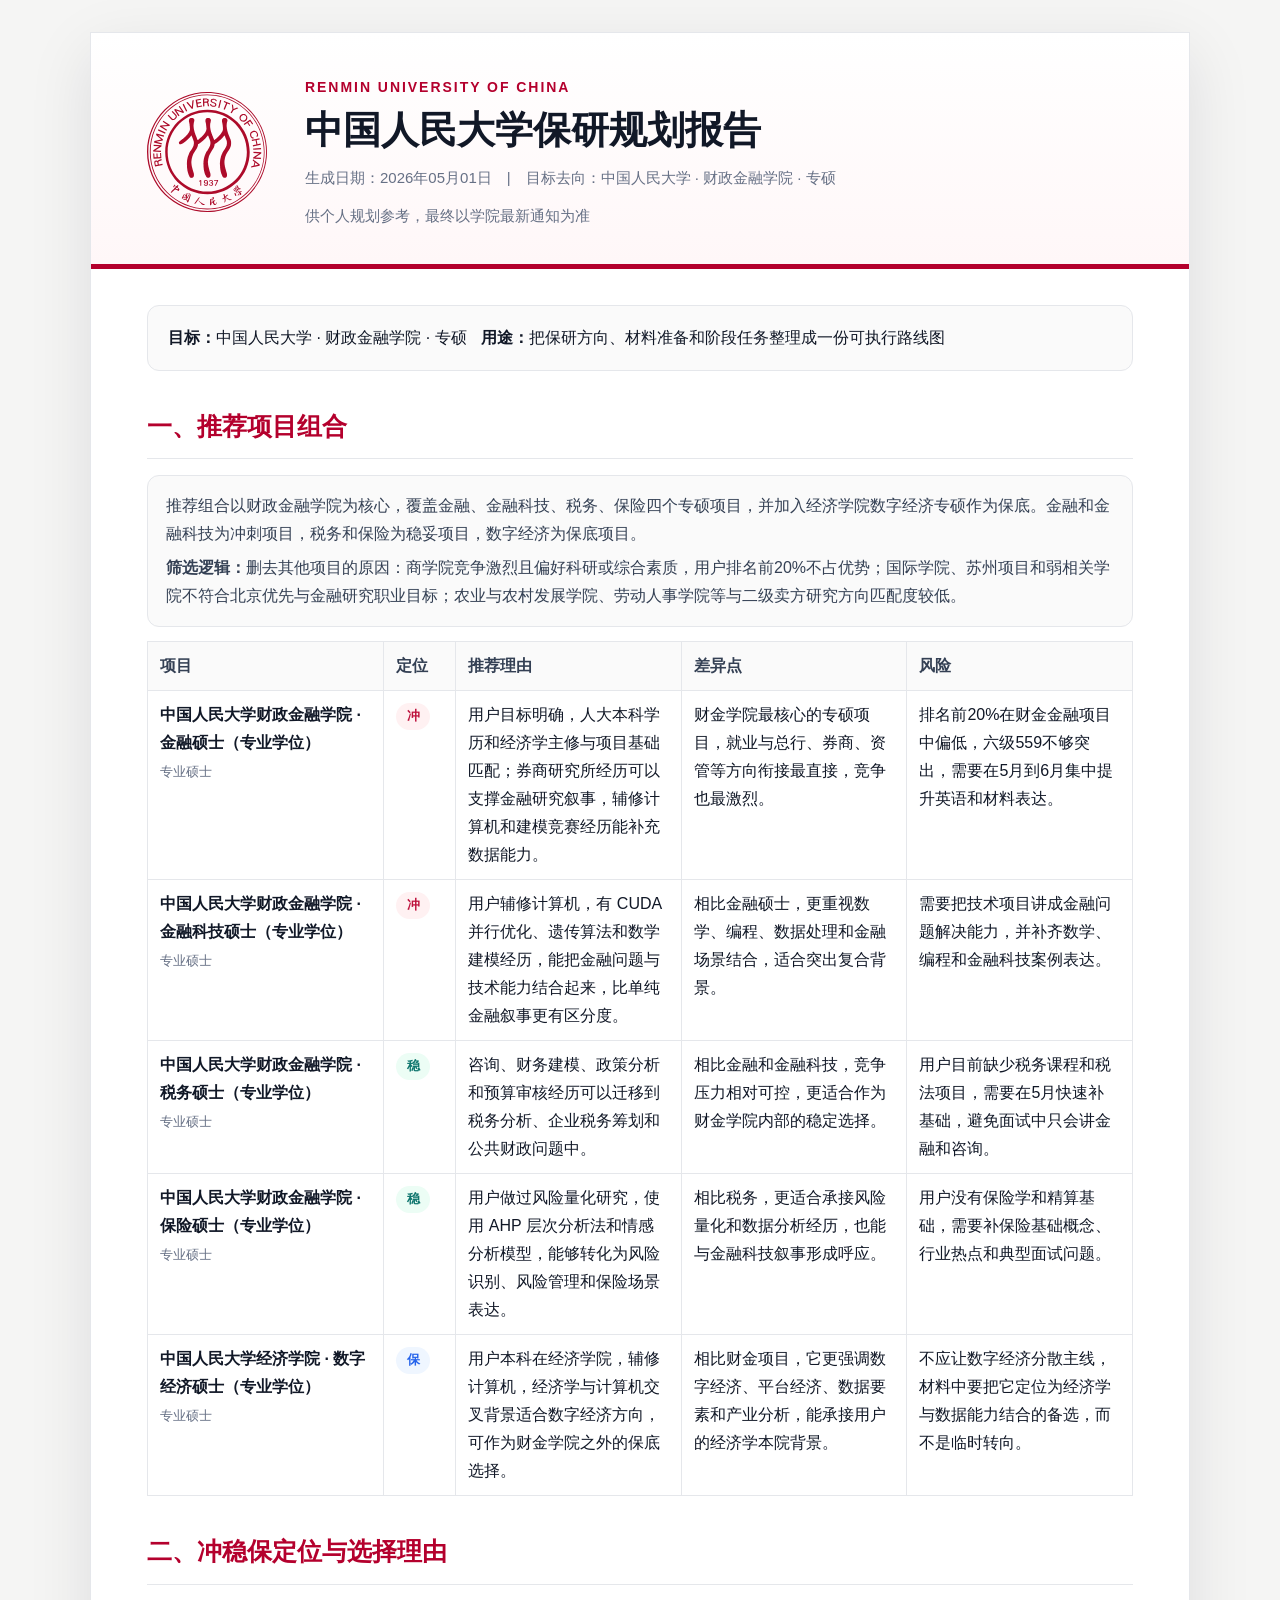
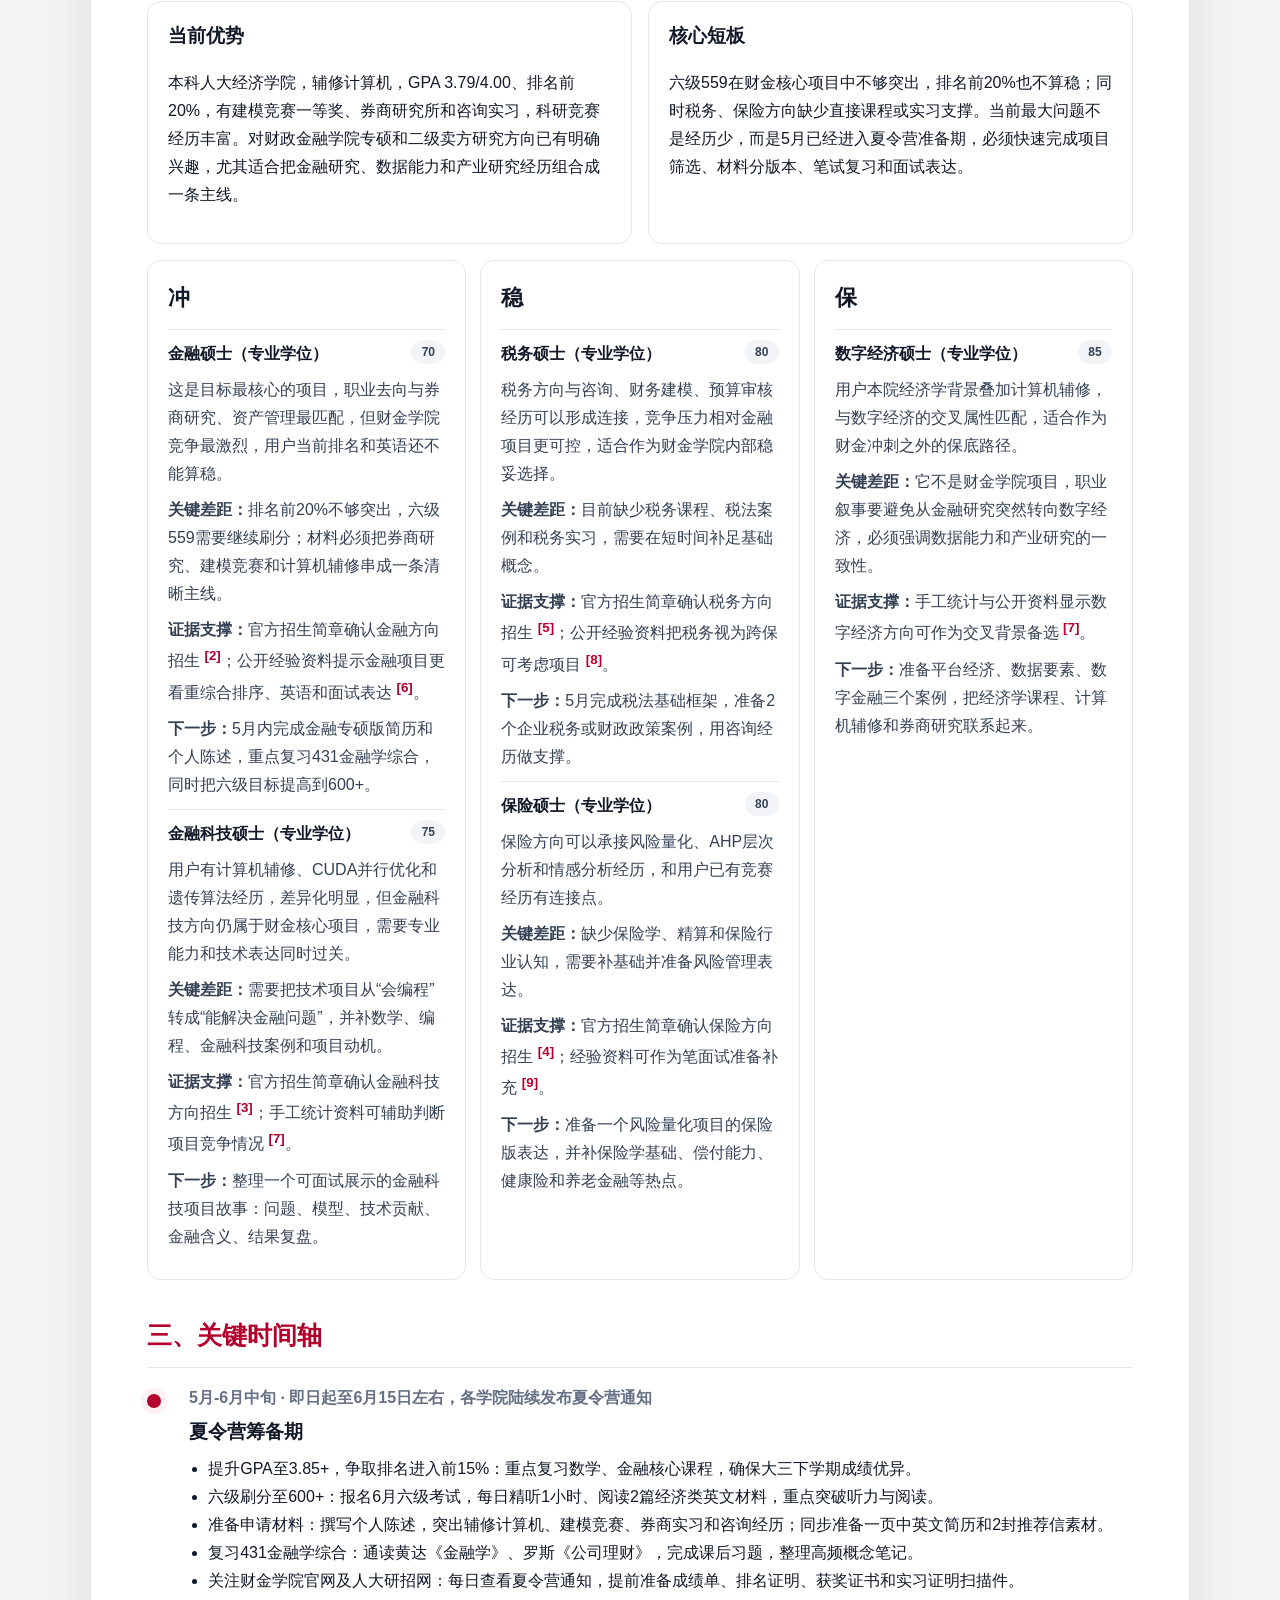
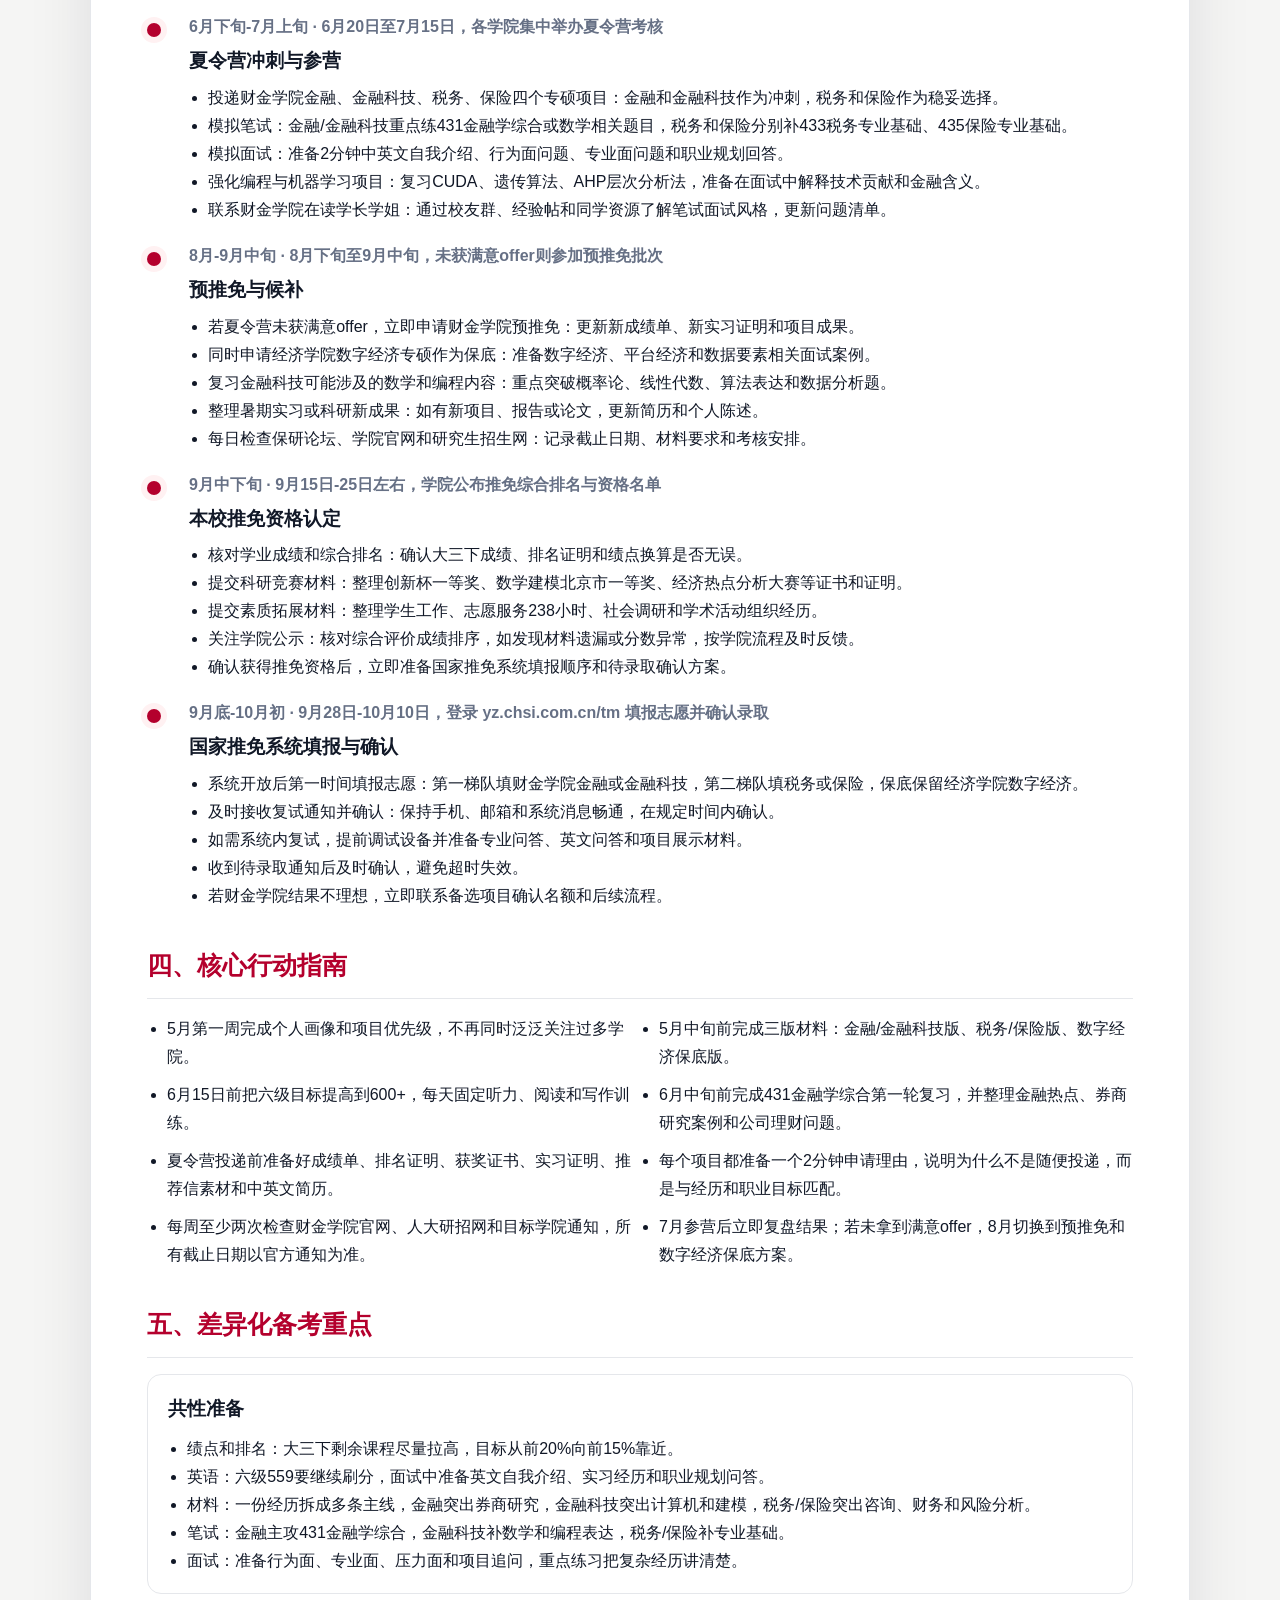
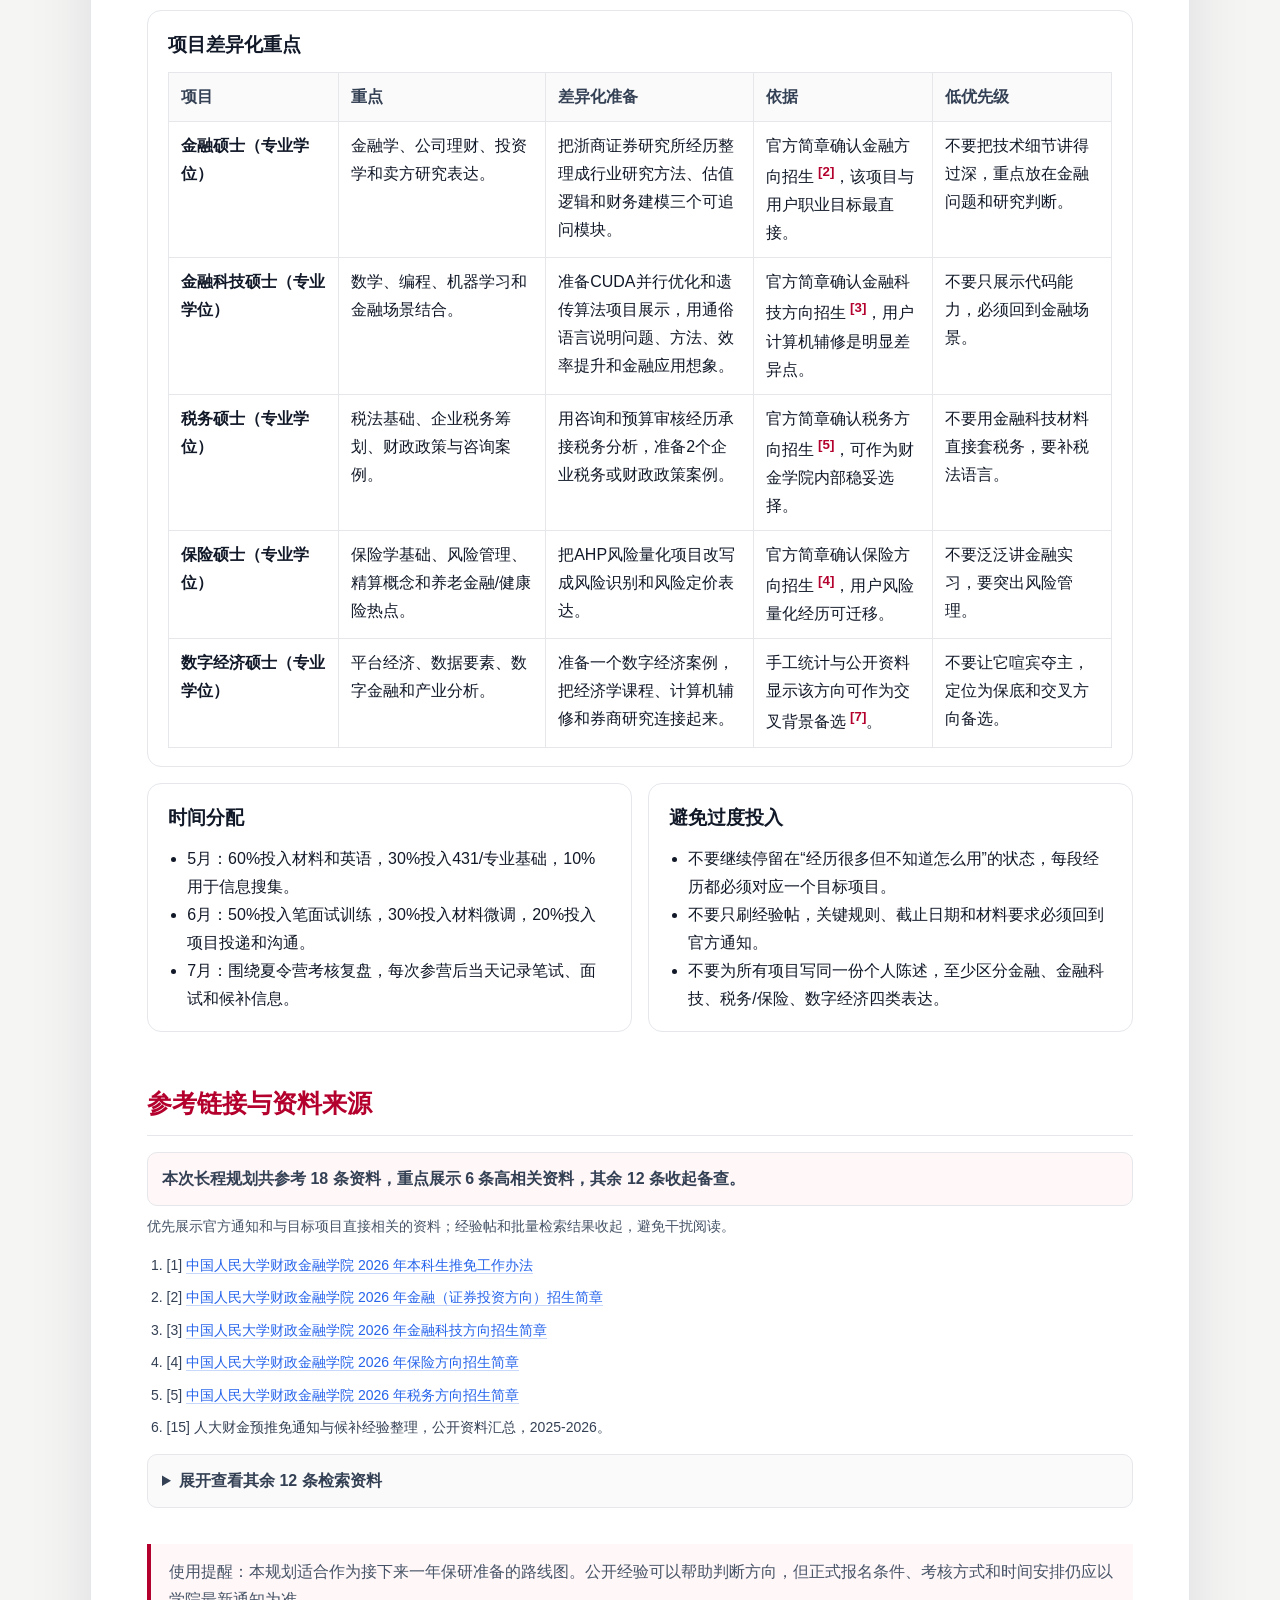
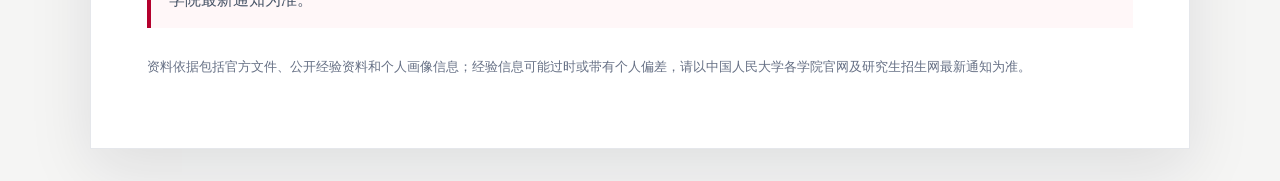
<file: web/generated/ruc-baoyan-plan-demo.html>
<!doctype html>
<html lang="zh-CN">
<head>
  <meta charset="utf-8" />
  <meta name="viewport" content="width=device-width, initial-scale=1" />
  <title>中国人民大学保研规划报告</title>
  <style>
    :root {
      --ruc-red:#b4002d; --ink:#111827; --muted:#667085; --line:#e5e7eb;
      --bg:#f5f5f4; --paper:#fff; --soft:#fff7f8; --green:#0f766e; --blue:#2563eb; --amber:#b45309;
    }
    * { box-sizing:border-box; }
    body { margin:0; background:var(--bg); color:var(--ink); font-family:-apple-system,BlinkMacSystemFont,"Segoe UI","PingFang SC","Microsoft YaHei",sans-serif; line-height:1.75; }
    .report-shell { max-width:1100px; margin:32px auto; background:var(--paper); box-shadow:0 20px 60px rgba(15,23,42,.10); border:1px solid var(--line); }
    .cover { display:grid; grid-template-columns:128px 1fr; gap:30px; align-items:center; padding:42px 56px 34px; border-bottom:5px solid var(--ruc-red); background:linear-gradient(180deg,#fff 0%,#fff7f8 100%); }
    .ruc-logo { width:120px; height:120px; object-fit:contain; display:block; }
    .ruc-logo-fallback { display:grid; place-items:center; border-radius:50%; border:2px solid var(--ruc-red); color:var(--ruc-red); font-weight:800; }
    .kicker { color:var(--ruc-red); font-weight:800; letter-spacing:.14em; font-size:14px; margin:0 0 8px; }
    h1 { margin:0; font-size:38px; line-height:1.2; }
    .meta { margin:12px 0 0; color:var(--muted); font-size:15px; }
    main { padding:36px 56px 56px; }
    .summary-strip { display:flex; flex-wrap:wrap; gap:14px; margin:0 0 28px; padding:18px 20px; background:#fafafa; border:1px solid var(--line); border-radius:12px; }
    .summary-strip strong { color:var(--ink); }
    section { margin-top:34px; }
    .section-title { margin:0 0 16px; padding-bottom:10px; border-bottom:1px solid var(--line); color:var(--ruc-red); font-size:25px; }
    .lead { font-size:17px; color:#344054; background:#fafafa; padding:18px 20px; border-radius:12px; border:1px solid var(--line); }
    .portfolio-intro { margin:0 0 14px; padding:16px 18px; border:1px solid var(--line); border-radius:12px; background:#fafafa; color:#344054; }
    .portfolio-intro p { margin:0 0 6px; }
    .portfolio-intro p:last-child { margin-bottom:0; }
    .program-table { table-layout:fixed; }
    .program-table th:nth-child(1) { width:24%; }
    .program-table th:nth-child(2) { width:72px; }
    .program-table th:nth-child(3),.program-table th:nth-child(4),.program-table th:nth-child(5) { width:auto; }
    .muted { color:var(--muted); font-size:13px; }
    .tier-mini { display:inline-flex; align-items:center; justify-content:center; min-width:34px; padding:2px 8px; border-radius:999px; font-weight:800; font-size:13px; }
    .tier-mini.tier-冲 { background:#fff1f2; color:#be123c; }
    .tier-mini.tier-稳 { background:#ecfdf5; color:var(--green); }
    .tier-mini.tier-保 { background:#eff6ff; color:var(--blue); }
    .program-card,.position-card,.prep-card,.diagnosis-card,.position-column,.prep-panel { border:1px solid var(--line); border-radius:14px; padding:18px 20px; background:#fff; break-inside:avoid; }
    .program-card h3,.prep-card h3 { margin:4px 0 8px; font-size:20px; }
    .card-topline { color:var(--muted); font-size:13px; font-weight:700; }
    .pill,.tier { display:inline-flex; align-items:center; padding:3px 10px; border-radius:999px; background:var(--soft); color:var(--ruc-red); font-weight:700; font-size:13px; }
    .diagnosis-grid { display:grid; grid-template-columns:1fr 1fr; gap:16px; }
    .diagnosis-card h3 { margin:0 0 8px; }
    .position-grid { display:grid; grid-template-columns:repeat(3,minmax(0,1fr)); gap:14px; margin-top:16px; }
    .position-column h3 { margin:0 0 12px; font-size:22px; }
    .position-detail { border-top:1px solid var(--line); padding:10px 0; }
    .position-detail summary { cursor:pointer; font-weight:800; display:flex; justify-content:space-between; gap:12px; }
    .position-detail p { margin:8px 0 0; color:#344054; }
    .score { display:inline-flex; align-items:center; justify-content:center; min-width:34px; height:24px; border-radius:999px; background:#f2f4f7; color:#344054; font-size:12px; }
    .position-card h4 { margin:8px 0; font-size:17px; }
    .tier-冲 .tier { background:#fff1f2; color:#be123c; }
    .tier-稳 .tier { background:#ecfdf5; color:var(--green); }
    .tier-保 .tier { background:#eff6ff; color:var(--blue); }
    .timeline { position:relative; display:grid; gap:18px; }
    .timeline-item { display:grid; grid-template-columns:28px 1fr; gap:14px; }
    .timeline-dot { width:14px; height:14px; border-radius:50%; background:var(--ruc-red); margin-top:10px; box-shadow:0 0 0 6px #fff1f2; }
    .timeline-window { color:var(--muted); font-weight:700; margin:0 0 4px; }
    .timeline-item h3 { margin:0 0 6px; }
    .timeline-item ul { margin:0; padding-left:1.2em; }
    .action-list { display:grid; grid-template-columns:repeat(2,minmax(0,1fr)); gap:10px 18px; padding-left:20px; }
    .prep-panel { margin-bottom:16px; }
    .prep-panel h3 { margin:0 0 10px; }
    .prep-panel ul { margin:0; padding-left:1.2em; }
    .prep-two-col { display:grid; grid-template-columns:1fr 1fr; gap:16px; }
    .prep-diff-table th:nth-child(1) { width:18%; }
    .prep-diff-table th:nth-child(2),.prep-diff-table th:nth-child(3) { width:22%; }
    table { width:100%; border-collapse:collapse; margin-top:10px; }
    th,td { border:1px solid var(--line); padding:10px 12px; text-align:left; vertical-align:top; }
    th { width:120px; background:#fafafa; color:#344054; }
    sup { color:var(--ruc-red); font-weight:800; }
    .quality { margin-top:36px; padding:14px 18px; border-left:4px solid var(--ruc-red); background:#fff7f8; color:#475467; }
    .references-section { margin-top:34px; }
    .reference-stat { margin:0 0 8px; padding:12px 14px; border:1px solid var(--line); border-radius:10px; background:#fff7f8; color:#344054; font-weight:800; }
    .reference-note { color:#475467; font-size:14px; margin:0 0 12px; }
    .reference-list { padding-left:1.4em; color:#344054; font-size:14px; }
    .reference-list a { color:var(--blue); text-decoration:none; border-bottom:1px solid rgba(37,99,235,.25); }
    .reference-list li { margin-bottom:8px; }
    .reference-details { margin-top:12px; padding:12px 14px; border:1px solid var(--line); border-radius:10px; background:#fafafa; }
    .reference-details summary { cursor:pointer; font-weight:800; color:#344054; }
    .reference-list-secondary { margin-top:10px; max-height:320px; overflow:auto; }
    .footer-note { margin-top:28px; color:var(--muted); font-size:13px; }
    @media (max-width:820px) { .report-shell{margin:0;border:none} .cover{grid-template-columns:1fr;padding:28px 24px} main{padding:24px} .diagnosis-grid,.position-grid,.action-list,.prep-two-col{grid-template-columns:1fr} .program-table,.prep-diff-table{display:block; overflow-x:auto; white-space:normal} h1{font-size:28px} }
  </style>
</head>
<body>
  <article class="report-shell">
    <header class="cover">
      <svg class="ruc-logo" height="316.227766" viewBox="0 0 252 252" width="316.227766" xmlns="http://www.w3.org/2000/svg"><g fill="#ad0b2a"><path d="m126.960938 37.167969c-49.003907 0-88.722657 39.71875-88.722657 88.722656 0 49.007813 39.71875 88.726563 88.722657 88.726563 49.007812 0 88.726562-39.71875 88.726562-88.726563 0-49.003906-39.71875-88.722656-88.726562-88.722656zm-.410157 171.894531c-45.925781 0-83.167969-37.246094-83.167969-83.171875 0-45.921875 37.222657-83.167969 83.167969-83.167969 45.921875 0 83.167969 37.226563 83.167969 83.167969 0 45.945313-37.226562 83.171875-83.167969 83.171875zm0 0"/><path d="m126.394531 5.496094c-66.558593 0-120.515625 53.957031-120.515625 120.515625 0 66.558593 53.957032 120.511719 120.515625 120.511719 66.558594 0 120.511719-53.953126 120.511719-120.511719.019531-66.558594-53.953125-120.515625-120.511719-120.515625zm.195313 239.082031c-65.597656 0-118.765625-53.167969-118.765625-118.765625 0-65.59375 53.167969-118.765625 118.765625-118.765625s118.765625 53.171875 118.765625 118.765625c0 65.578125-53.167969 118.765625-118.765625 118.765625zm0 0"/><path d="m126 0c-69.582031 0-125.9882812 56.425781-125.9882812 126.011719 0 69.582031 56.4062502 125.988281 125.9882812 125.988281s125.988281-56.40625 125.988281-125.988281c.023438-69.585938-56.40625-126.011719-125.988281-126.011719zm.394531 249.664062c-68.289062 0-123.65625-55.367187-123.65625-123.652343 0-68.289063 55.367188-123.65625 123.65625-123.65625 68.285157 0 123.652344 55.367187 123.652344 123.65625 0 68.285156-55.367187 123.652343-123.652344 123.652343zm0 0"/><path d="m160.710938 214.578125c.160156-.078125.257812-.058594.394531-.097656 0 .019531.019531.039062.019531.039062.039062 0 .078125-.039062.117188-.039062 0 .019531 0 .039062.019531.039062l.078125-.039062c0 .019531 0 .039062.019531.039062.039063 0 .117187-.039062.15625-.058593 0 .019531.023437.039062.023437.039062l.078126-.019531s.058593.058593.078124.058593c.039063 0 .078126-.039062.117188-.039062 0 .019531.019531.019531.019531.039062.078125 0 .078125-.019531.136719 0 0 0 0 .019532.019531.039063l.078125-.039063c0 .019532.019532.019532.019532.039063l.078124-.039063c0 .019532.019532.039063.019532.039063l.078125-.019531.082031.058594c.058594 0 .117188-.039063.175781-.019532l.136719.097656c.019531 0 .019531 0 .039062-.019531l.039063.078125h.097656l.039063.078125c.019531 0 .019531 0 .039062-.019531.019532.019531.019532.078125.039063.117188h.039062c.082031.140624.160157.199218.199219.394531-.019531 0-.019531.019531-.039062.019531.019531.058594.039062.078125.039062.117188-.019531 0-.019531 0-.039062.019531.019531.058593.058593.117187.058593.15625-.019531 0-.019531.019531-.039062.019531.019531.058594.058593.121094.058593.160156-.019531 0-.019531.019532-.039062.019532l.039062.078124c-.019531 0-.019531 0-.039062.019532 0 .039062.039062.078125.039062.117187-.019531 0-.019531 0-.039062.019531.019531.117188.117188.253907.136719.371094-.019531 0-.019531 0-.039063.019532 0 .042968.039063.082031.039063.121093-.019531 0-.019531.019531-.039063.019531l.039063.078126c-.019531 0-.019531 0-.039063.019531.039063.273437.175782.449219.214844.707031-.019531 0-.019531 0-.039062.019531.019531.058594.039062.078125.039062.117188-.019531 0-.019531.019531-.039062.019531.019531.175781.097656.273438.136718.472656-.019531 0-.039062 0-.039062.019532.019531.117187.039062.136718.058594.253906-.019532 0-.019532 0-.039063.019531.019531.097656.078125.195313.117187.292969-.019531 0-.039062 0-.039062 0 .097656.238281.21875.707031.355469.90625.019531 0 .019531-.019532.039062-.019532l.039063.078126c.058594-.039063.136718-.039063.195312-.078126l-.019531-.042968c.039063-.019532.117187-.039063.15625-.058594 0-.019531 0-.019531-.019531-.039062.039062-.019532.121094-.019532.160156-.058594 0-.019532 0-.019532-.019531-.039063.058593-.058593.097656-.058593.15625-.097656 0-.019531 0-.039063-.019531-.039063.058593-.039062.136718-.039062.195312-.078124 0 0-.019531-.019532-.019531-.039063.078125-.078125.078125-.039063.15625-.097656 0-.019531-.019531-.019531-.019531-.039063.019531-.039062.097656-.039062.117187-.058594 0-.019531 0-.019531-.019531-.039062.097656-.0625.117187-.039062.199218-.121094 0-.019531-.019531-.039062-.019531-.039062l.078125-.039063c0-.019531 0-.019531-.019531-.039062.019531-.019531.097656-.019531.117187-.058594.117188-.117187-.097656.058594.058594-.078125 0-.019531-.019531-.019531-.019531-.039062.019531-.019532.117187-.078126.15625-.097657 0-.019531-.019531-.019531-.019531-.039062.019531-.019531.097656-.039063.117187-.039063 0-.019531 0-.097656 0-.097656.039063-.039062.097657 0 .117188-.039062.019531-.019532.019531-.140626.039062-.160157l.078125-.039062s0-.078125.019532-.097657l.082031-.019531c0-.019531 0-.097656 0-.097656l.078125-.039063s0-.078124 0-.097656c.019531 0 .019531 0 .039062-.019531 0-.019531-.019531-.019531-.019531-.039063.019531-.039062.117187-.078124.136719-.097656l.039062-.160156c.039063-.039062.078125-.019531.117188-.039062l.039062-.15625c.039063-.058594.136719-.058594.195313-.117188 0 0 0-.078125 0-.097656.082031-.058594.160156-.058594.238281-.136719 0-.019531 0-.019531-.019531-.039063l.078125-.039062s0-.019531-.019532-.039062c.039063-.039063.117188-.039063.15625-.0625 0 0 0 .023437.019532.042968.078125-.019531.214844-.082031.292968-.121094 0 0-.019531-.019531-.019531-.039062l.082031-.019531c0-.019531-.023437-.039063-.023437-.039063.101563-.078125.296875-.117187.414063-.15625 0 0-.019532-.019531-.019532-.039062.234375-.117188.492188-.195313.726563-.292969 0 .019531.019531.039063.019531.039063.039062 0 .078125-.039063.117188-.039063l.078124.058594.078126-.039063c.019531.019532.019531.019532.019531.039063.058593 0 .121093-.039063.179687-.019531l.078125.058593c.039063 0 .136719-.039062.175781-.019531 0 .019531.019532.039062.019532.039062l.078125-.019531.078125.058594.078125-.039063c0 .019532.019531.039063.019531.039063.078125 0 .078125.019531.160156.039063 0 .019531 0 .039062.019532.039062h.097656l.039062.078125c.019532 0 .117188.019531.15625.039063 0 .019531.019532.039062.019532.039062s.019531 0 .039062-.019531l.039062.078125h.097657c.058593.117187.117187.117187.136719.277344-.019532 0-.019532.019531-.039063.019531 0 .019531.039063.097656.039063.117187-.058594.058594-.039063-.019531-.019532.058594l-.078125.039062-.019531.097657-.078125.019531c0 .019531 0 .039062.019531.039062-.019531 0-.097656.039063-.117187.039063 0 .019531 0 .039063.019531.039063-.058594.039062-.136719.039062-.195312.078124 0 .019532.019531.019532.019531.039063-.195313.097656-.316407.140625-.511719.238281 0 .019532 0 .039063.019531.039063-.097656.039062-.292969.136719-.410156.15625-.039063 0 .019531-.058594-.101563 0l.023438.039062c-.238281.097657-.472656.175781-.6875.273438 0 0 0 .019531.019531.039062-.078125.039063-.179687.039063-.238281.101563 0 .019531 0 .019531.019531.039062-.078125.058594-.078125.039063-.136719.097656 0 0 0 .019532.019532.039063-.019532.019531-.097656.019531-.117188.058594-.019531 0 0 .078125 0 .097656-.039062.039063-.097656.058594-.15625.097656 0 0 0 .039063.019532.039063l-.078126.039062s.039063 0-.058593.078125c0 .019531 0 .019531.019531.039063l-.078125.039062s.039063 0-.0625.082032c0 .019531 0 .039062.023437.039062l-.082031.019531c0 .019531.019531.039063.019531.039063l-.078124.039062c0 .019532.019531.019532.019531.039063l-.078125.039062v.097657c-.019532.039062-.097656.058593-.15625.097656 0 .019531.019531.019531.019531.039062-.019531.019532-.097656.019532-.117187.039063 0 .019531.019531.019531.019531.039062-.078125.058594-.078125.039063-.15625.097657 0 0 .019531.019531.019531.039062-.039062.019531-.117188.039062-.15625.058594 0 .023437.019531.023437.019531.042968-.101562.058594-.140625.078126-.238281.136719 0 .019531.019531.019531.019531.039063-.039062.019531-.097656.019531-.117187.039062 0 .019532.019531.019532.019531.039063l-.078125.039062v.097657l-.078125.019531c0 .019531 0 .039062.019531.039062-.058594.058594-.058594.039063-.097656.097657 0 .019531 0 .039062.019531.039062l-.078125.039062c0 .019532 0 .019532.019532.039063-.039063.039063-.117188.039063-.15625.0625 0 .019531.019531.019531.019531.039063l-.082031.039062c0 .019531.023437.039062.023437.039062l-.082031.039063c0 .019531 0 .019531.019531.039063l-.078125.039062c.019531.019531.019531.019531.019531.039062l-.078125.039063c0 .019531.019532.019531.019532.039063-.097657.117187-.058594.097656-.039063.253906-.019531 0-.019531 0-.039063.019531 0 .019531.039063.097656.039063.121094.019531 0 .019531-.023438.039063-.023438.019531.042969.039062.121094.058593.160157.019531 0 .039063-.019532.039063-.019532l.039062.078125.101563.019531.039062.078126h.097657l.039062.078124.097656.019532c.019532.019531.078125.117187.097656.15625h.097657c.058593.039062.058593.097656.097656.136718h.097656c.042969.019532.0625.121094.101563.160157.019531 0 .019531 0 .039062-.019531l.039063.078124.15625.039063.039062.078125c.039063.019531.097657-.039062.136719 0l.019531.078125c.019531 0 .039063 0 .039063-.019531 0 0 .058594.058594.078125.058594s.019531 0 .039062-.019532l.039063.078125h.101562l.039063.078125h.097656l.019531.078125c.039063.019531.117188.019531.15625.039063l.039063.078125.15625.042969.039062.078124c.019531 0 .019531 0 .039063-.019531 0 0 .078125.039063.121094.039063 0 .019531.019531.019531.019531.039062.019531 0 .019531-.019531.039062-.019531l.039063.078125.15625.039062.039062.078126h.097656c0 .019531.019532.019531.019532.039062.019531 0 .019531 0 .039062-.019531l.039063.078125.078125-.039063c0 .019531 0 .039063.019531.039063.117187 0 .199219.097656.335937.097656 0 .019531.019532.039062.019532.039062.019531.019532.078125 0 .097656.019532l.039062.078125c.019532 0 .019532 0 .039063-.019531 0 .019531 0 .019531.019531.039062.097656 0 .117188.0625.214844.0625 0 .019531 0 .039062.019531.039062h.039063s.019531.019532.019531.039063c.179687.019531.257813.136719.433594.15625l.019531.039063c.019531 0 .019531 0 .039062-.019532 0 .019532 0 .039063.019532.039063l.15625.039062c0 .019531 0 .039063.019531.039063s.039063 0 .039063-.019532c0 0 .121093.078126.140624.097657.019532.019531.078126 0 .097657.019531.019531 0 .058593.058594.078125.058594.019531 0 .019531 0 .039062-.019532l.039063.078126s.078125.019531.097656.019531c0 .019531 0 .019531.019531.039062.019532.019531.058594.019531.097656.019531 0 .019532.019532.019532.019532.039063l.078125-.039063.078125.058594c.019531 0 .019531-.019531.042968-.019531 0 .019531.019532.042969.019532.042969.078125 0 .078125.019531.15625.039062 0 .019532.019531.039063.019531.039063h.039063c.039062 0 .078124.117187.097656.136719.019531 0 .019531 0 .039062-.019532l.175782.117188c.019531 0 .039062 0 .039062-.019532 0 0 .058594.058594.078125.058594s.019531 0 .039063-.019531l.042968.078125.078125-.019531.019531.078125c.019532 0 .039063 0 .039063-.019532l.175781.117188c.019532-.019531.019532-.019531.039063-.019531l.019531.078125c.019531 0 .175781.039062.214844.058594l.019531.039062c.078125 0 .117187.0625.21875.0625 0 .019531.019531.019531.019531.039062 0 0 .097656 0 .097656.019532l.039063.078125.078125-.019531.175781.117187.078125-.039063s.058594.058594.078125.058594.019531 0 .039063-.019531c0 0 .0625.058594.082031.058594l.078125-.039063.078125.058594c.058594.019531.039063 0 .097656 0 0 .019531.019531.039062.019531.039062.117188 0 .195313.097657.3125.097657 0 .019531.019532.039062.019532.039062l.078125-.019531.121093.097656c.078126 0 .15625-.078125.234376-.097656 0 0 .019531.019531.019531.039062.039062-.019531.117187-.058593.15625-.058593.019531 0 .058593.078125.078125.078125.078125 0 .179687-.058594.257812-.058594.019532 0 .058594.058594.078125.058594l.078125-.039063c0 .019531.019532.019531.019532.039063l.078124-.039063c0 .019531 0 .039063.019532.039063l.078125-.019532s.058593.058594.078125.058594l.078125-.039062c0 .019531 0 .039062.019531.039062l.078125-.039062c.019531 0 .0625.058594.082031.058594.097656 0 .195313-.058594.292969-.058594 0 .019531 0 .039062.019531.039062.097656 0 .097656-.019531.175782-.019531 0 0 0 .019531.019531.039063.136719 0 .21875-.078126.335937-.097657 0 .019531.019532.039063.019532.039063.097656 0 .078124-.019532.175781-.019532 0 .019532.019531.039063.019531.039063l.078125-.039063.078125.058594c.058594.019532.117188-.039062.175781-.019531l.121094.097656.078125-.039062c0 .019531.019531.039062.019531.039062l.078125-.039062.039063.078125.15625.042968c.019531.097657.097656.195313.117187.273438-.019531 0-.019531.019531-.039062.019531 0 .019531 0 .019531.019531.039063-.058594.078125-.058594.117187-.117187.175781 0 .019531 0 .019531.019531.039063-.019531.019531-.117188.078124-.136719.097656 0 .019531.019531.019531.019531.039062l-.078125.039063s0 .082031-.019531.101562-.097656.019531-.117187.058594c0 0 .019531.019531.019531.039063-.121094.078124-.160157.078124-.277344.15625 0 .019531.019531.019531.019531.039062-.097656.058594-.214844.078125-.332031.117188 0-.019532 0-.019532-.019531-.039063-.078125.019531-.15625.078125-.257813.097656 0-.019531 0-.019531-.019531-.039062-.117188.039062-.292969.097656-.410156.15625 0 .019531.019531.019531.019531.039062-.039063.019531-.117187.042969-.15625.0625 0 .019531.019531.039063.019531.039063-.019531 0-.097656.039062-.117187.039062 0-.019531 0-.019531-.019531-.039062-.0625 0-.121094.058594-.160157.058594 0-.019532 0-.019532-.019531-.039063-.214844.039063-.585938.195313-.785156.292969 0 0 .019531.019531.019531.039062-.039063.019532-.117187.058594-.15625.058594 0-.019531 0-.019531-.019531-.039062-.078125.019531-.136719.058593-.195313.078124 0-.019531 0-.039062-.019531-.039062-.019531.019531-.097656.039062-.117188.058594 0-.019532-.019531-.019532-.019531-.039063l-.082031.019531-.136719-.097656-.078125.039063c-.019531 0-.058594-.058594-.078125-.058594-.175781-.058594-.332031-.117187-.492187-.175781-.019532 0-.058594-.058594-.078125-.058594s-.019531.019531-.039063.019531l-.039062-.078125-.15625-.039062-.039063-.082032h-.097656l-.039063-.078124c-.019531 0-.019531.019531-.039062.019531-.058594-.039063-.058594-.078125-.136719-.097657 0-.019531-.019531-.019531-.019531-.039062-.023438 0-.023438 0-.042969.019531l-.039062-.078125s-.15625-.019531-.15625-.039062c-.058594-.039063-.039063-.058594-.097657-.097656-.019531 0-.019531 0-.039062.019531-.019531-.019531-.019531-.019531-.019531-.039063-.097657 0-.175781-.078125-.273438-.078125 0-.019531 0-.019531-.019531-.039062-.019531 0-.019531.019531-.039062.019531-.019532 0-.0625-.058594-.082032-.058594 0 0-.019531.019532-.039062.019532l-.039063-.078126s-.078125 0-.097656 0l-.039063-.078124h-.097656c-.019531-.019532-.078125-.140626-.097656-.160157-.019531 0-.019531 0-.039062.019531l-.136719-.097656c-.019531 0-.019531 0-.039063.019532 0-.019532 0-.039063-.019531-.039063-.160156-.019531-.238281-.117187-.375-.136719 0-.019531 0-.019531-.019531-.039062-.019532 0-.097656 0-.097656 0l-.039063-.078125c-.019531 0-.019531.019531-.039063.019531 0-.019531 0-.019531-.019531-.039062-.039062 0-.117187-.058594-.117187-.058594-.019532 0-.039063 0-.039063.019531l-.039062-.078125s-.082031 0-.101563 0l-.039062-.078125c-.019532 0-.019532 0-.039063.019531l-.039062-.078125c-.019531 0-.019531 0-.039063.019531 0 0-.117187-.082031-.136718-.082031-.019532 0-.136719-.039062-.15625-.039062l-.039063-.078125c-.019531.019531-.019531.019531-.039063.019531l-.140624-.097656c-.019532 0-.019532.019531-.039063.019531l-.039063-.078125-.15625-.019531-.039062-.078125c-.019531-.019531-.078125 0-.097656-.019531-.039063-.019532-.039063-.097657-.078125-.097657-.019531 0-.019531 0-.039063.019531l-.039062-.078124-.15625-.039063c-.039063-.019531-.082032-.117187-.121094-.140625l-.15625-.039062c-.039062-.039063-.039062-.097657-.078125-.097657 0 0-.078125 0-.097656-.019531s-.078125-.117188-.097657-.15625c0 0-.078124 0-.097656 0l-.039062-.078125c-.019532 0-.019532.019531-.039063.019531l-.039062-.078125-.082031.039063-.019532-.078125c-.019531 0-.039062 0-.039062.019531 0 0 0-.019531-.019532-.039062-.117187 0-.15625-.078126-.273437-.078126 0-.019531 0-.019531-.019531-.039062-.019532 0-.019532 0-.039063.019531-.039062-.039062-.039062-.097656-.078125-.097656-.039062 0-.078125.019531-.097656 0l-.039062-.082031c-.019532 0-.019532.019531-.039063.019531l-.039063-.078125c-.023437 0-.023437 0-.042968.019531l-.039063-.078125c-.019531.019532-.019531.019532-.039062.019532-.058594-.078126-.039063-.078126-.097657-.15625-.019531 0-.019531 0-.039062.019531-.019531-.039063-.019531-.097657-.039062-.136719-.019532 0-.019532.019531-.039063.019531-.058594-.078125-.039063-.078125-.097656-.136719-.019531 0-.039063 0-.039063.019532-.039062-.039063-.039062-.117188-.058594-.15625-.019531 0-.019531 0-.039062.019531-.058594-.078125-.039062-.078125-.097656-.160156-.019532 0-.019532.019531-.039063.019531-.019531-.039062-.019531-.097656-.039062-.136719-.023438 0-.023438 0-.042969.019531-.058594-.058593-.039062-.058593-.078125-.097656-.019531 0-.019531 0-.039063.019532-.019531-.019532-.019531-.097657-.039062-.117188-.019531 0-.019531.019531-.039062.019531-.058594-.078125-.039063-.078125-.097657-.15625-.019531.019531-.039062.019531-.039062.019531-.058594-.078124-.097657-.195312-.15625-.277343 0 0-.019531 0-.039063.023437-.058594-.0625-.058594-.082031-.097656-.160156-.019531 0-.019531.019531-.039062.019531-.019532-.039062-.019532-.097656-.0625-.117187-.019532 0-.019532 0-.039063.019531-.058594-.058594-.039063-.058594-.078125-.117187-.019531 0-.019531 0-.039062.019531-.078126-.097657-.078126-.234375-.15625-.3125 0 0-.019532 0-.039063.019531-.058594-.078125-.039063-.078125-.097656-.140625-.019531 0-.019531.023437-.039063.023437-.078125-.082031-.058594-.179687-.136718-.238281l-.078126.039063-.042968-.078125c-.3125.097656.21875-.039063-.058594-.019531-.078125 0-.273438.078124-.332031.117187.019531.019531.019531.039063.019531.039063-.097656.097656-.078125.199218-.175781.296874 0 .019532.019531.039063.019531.039063-.019531 0-.019531 0-.039062 0-.019532.097656.058593.175781.058593.273437l-.058593.078126.039062.078124c0 .019532-.097656.160157-.117188.179688 0 0 0 .078125-.019531.097656-.019531 0-.019531 0-.039062.019532l.039062.078124s-.019531 0-.039062.019532c.019531.097656.078125.195312.117187.273437.019532 0 .039063-.019531.039063-.019531.058593.117188-.019531.058594 0 .097656 0 .078125.078125.257813.117187.316406.019532 0 .019532 0 .039063-.019531 0 .039063.039062.097657.039062.136719 0 0-.019531 0-.039062.019531.039062.15625.078125.214844.097656.390625-.019531 0-.039063 0-.039063.023438l.039063.078125c-.019531 0-.019531.019531-.039063.019531 0 .039062.039063.097656.039063.117188-.019531 0-.019531 0-.039063.019531 0 .078125.078126.15625.097657.253906-.019531 0-.019531.019531-.039063.019531 0 .058594.019532.097656.019532.175782-.019532 0-.019532 0-.039063.019531 0 .101562.058594.199219.058594.316406-.019531 0-.019531 0-.039063.019531l.039063.078125c-.019531 0-.019531.019531-.039063.019531 0 .039063.039063.078126.039063.136719-.019531 0-.019531 0-.039063.019531.019532.097657.117188.21875.117188.316407 0 0-.019532.019531-.039063.019531 0 .039062.039063.078125.039063.117188-.019532 0-.019532.019531-.039063.019531l.039063.078125c-.019532 0-.019532.019531-.039063.019531 0 .078125.078125.136719.078125.195313-.019531.019531-.019531.019531-.039062.019531 0 .039062.039062.097656.039062.117187l-.058594.082032c0 .039062.039063.078124.039063.117187-.019531 0-.019531 0-.039063.019531 0 .039063.039063.078125.039063.117188-.019531 0-.019531.019531-.039063.019531l.019532.078125c-.019532 0-.019532 0-.039063.019531 0 .039063.039063.078125.039063.117188-.019532 0-.019532 0-.039063.019531l.039063.078125c-.019532 0-.019532.019531-.039063.019531l.039063.078125-.058594.082031c0 .039063.019531.136719.019531.175782l-.058593.078125c-.019532.039062.019531.117187.019531.175781-.019531 0-.019531.019531-.039063.019531l.019532.078125c-.019532 0-.019532.019532-.039063.019532 0 .117187.058594.160156.058594.257812 0 .019531-.058594.058594-.058594.078125 0 .058594.039063.136719.019531.175781 0 .019532-.078125.117188-.097656.136719-.019531.097656.039062.117187.039062.214844-.019531 0-.019531.019531-.039062.019531.019531.101562.019531.082031.019531.179688-.019531 0-.019531.019531-.039062.019531 0 .039062.058593.078125.039062.117187 0 0-.078125.117188-.097656.136719 0 .019531 0 .019531.019531.039063-.019531 0-.019531 0-.039062.019531 0 .058593.039062.097656 0 .136719-.019532.019531-.058594.058593-.058594.078124-.019531.042969.039062.082032.039062.121094-.019531 0-.019531 0-.039062.019532 0 .097656.019531.078124.019531.175781-.019531 0-.019531 0-.039062.019531 0 .039062.039062.136719.019531.175781l-.097656.136719.039062.078125-.136718.238281c0 .019532 0 .019532.019531.039063l-.082031.039062c0 .019531 0 .019531.019531.039063-.058594.058594-.058594.117187-.117188.175781 0 .019531 0 .019531.019531.039063-.019531.039062-.117187.078124-.15625.097656 0 .019531-.019531.160156-.019531.160156-.019531.039062-.097656.039062-.117187.058594 0 .019531 0 .039062.019531.039062-.097656.078125-.136719.058594-.234375.136719 0 .019531.019531.019531.019531.039063-.097656.078124-.160156.058593-.238281.136718-.019531.019532 0 .078125-.019531.097656-.078125.058594-.175781.078126-.273438.15625 0 0 0 .019532.019531.039063-.039062.023437-.097656.023437-.117187.042969 0 .019531 0 .039062.019531.039062l-.078125.039063c0 .019531.019531.019531.019531.039062-.039062.039063-.117187.019531-.15625.058594 0 .019531 0 .039063.019532.039063l-.082032.019531s.023438.019531.023438.039062l-.082031.039063-.019531.097656c-.039063.039062-.078126.039062-.097657.097656-.019531.019532-.019531.136719-.039062.15625l-.078125.039063v.101562c-.019532.039063-.117188.058594-.15625.097657 0 0 .039062 0-.058594.078124 0 .019532.019531.019532.019531.039063-.097656.039063-.136719.019531-.214843.039063 0-.019532 0-.019532-.019532-.039063-.023437 0-.023437 0-.042968.019531-.019532-.019531-.039063-.097656-.039063-.117187-.019531 0-.019531 0-.039063.019531-.019531-.058594-.039062-.117188-.058593-.15625.019531 0 .039062 0 .039062-.019531 0-.039063-.039062-.082031-.039062-.121094.019531 0 .039062 0 .039062-.019531 0 0 .019531-.175782.019531-.195313.019532 0 .019532-.019531.039063-.019531 0-.019531 0-.039062-.019531-.039062.058594-.058594.058594-.117188.121094-.175782 0-.019531 0-.019531-.019532-.039062l.078125-.019532-.039062-.078124.078125-.019532c.019531-.019531-.019532-.101562 0-.140625 0 0 .117187-.15625.117187-.195312.039063-.117188.019531-.214844.117188-.332031 0 0 0-.019532-.019531-.039063.019531 0 .019531 0 .039062-.019531 0-.019532-.019531-.019532-.019531-.039063.019531-.019531.097656-.140625.097656-.140625 0-.058594-.039063-.097656 0-.136718.019531-.039063.058594-.039063.058594-.078126 0-.019531-.039063-.136718-.019531-.175781l.078124-.019531-.039062-.078125.097656-.136719-.039062-.082031c.019531 0 .019531-.019531.039062-.019531 0-.058594 0-.097656.039063-.15625 0-.019532-.019531-.019532-.019531-.039063.019531 0 .039062 0 .039062-.019531 0-.039062-.039062-.136719-.019531-.175781l.101562-.136719c0-.058594-.0625-.058594-.042969-.136719l.101563-.121093c0-.039063-.039063-.097657-.039063-.117188.019532 0 .019532 0 .039063-.019531l-.019531-.078125c0-.019532.058594-.058594.058594-.078125s-.039063-.097657-.039063-.117188c.019531 0 .039063-.019531.039063-.019531 0-.039062-.058594-.078125-.039063-.117188l.097656-.140624c0-.097657-.058593-.175782-.058593-.253907 0-.019531.058593-.058593.058593-.078125 0-.117187-.039062-.117187-.039062-.214844 0 0 .058593-.058593.058593-.078124l-.039062-.082032c.019531 0 .039062-.019531.039062-.019531 0-.039063-.058593-.078125-.039062-.136719.019531 0 .019531 0 .039062-.019531 0-.097656-.019531-.078125-.019531-.175781.019531 0 .019531 0 .039063-.019532-.019532-.078124-.078125-.15625-.097656-.234374.019531 0 .019531-.019532.039062-.019532l-.316406-.140625c.019531 0 .019531-.019531.039062-.019531 0-.097656-.019531-.097656-.019531-.195312h.039063c0-.039063-.058594-.078126-.039063-.117188 0 0 .058594-.058594.058594-.078125l-.039063-.078125c.019532 0 .019532 0 .039063-.019531 0-.097657-.058594-.136719-.039063-.21875l.058594-.078125c0-.136719-.078125-.214844-.078125-.351563.019531 0 .039063 0 .039063-.019531l-.039063-.078125c.019531 0 .039063-.019531.039063-.019531 0-.019532-.058594-.097656-.039063-.117188.019531 0 .019531-.019531.039063-.019531 0-.101563-.058594-.21875-.058594-.296875.019531-.019531.019531-.019531.039062-.019531l-.039062-.078125c.019531 0 .019531 0 .039062-.019532 0-.078124-.078125-.15625-.097656-.253906.019531 0 .039062 0 .039062-.019531 0-.058594-.058593-.117187-.058593-.160156.019531 0 .019531-.019531.039062-.019531l-.039062-.078126c.019531 0 .019531 0 .039062-.019531-.019531-.117187-.097656-.175781-.117187-.292969.019531 0 .039062 0 .039062-.019531 0-.078125-.078125-.117187-.078125-.214843.019531 0 .039063-.019532.039063-.019532l-.019532-.082031c.019532 0 .019532-.019531.039063-.019531 0-.058594-.039063-.117188-.058594-.15625.019531 0 .019531-.019532.039063-.019532-.019532-.078124-.039063-.136718-.078125-.214843-.019531 0-.019531.019531-.039063.019531 0 0-.039062-.117188-.058594-.117188-.058593 0-.058593 0-.136718 0l-.039063-.078124c-.058593 0-.199219.058593-.238281.097656 0 .019531.019531.019531.019531.039062l-.078125.039063c0 .019531 0 .019531.019532.039062-.078126.058594-.15625.078125-.234376.136719 0 .019531 0 .019531.019532.039062-.078125.058594-.078125.039063-.15625.097657 0 .019531.019531.019531.019531.039062-.039063.039063-.117187.039063-.15625.058594 0 .019531.019531.042969.019531.042969-.101562.078125-.101562.058594-.199218.117187 0 .019531.019531.039063.019531.039063-.039063.039062-.117188.039062-.175781.058594 0 .019531.019531.039062.019531.039062-.097657.078125-.097657.058594-.195313.117188 0 .019531.019532.039062.019532.039062-.039063.019531-.117188.039062-.15625.058594 0 .019531.019531.019531.019531.039062-.078125.019532-.179688.058594-.238281.097656 0 .019532 0 .019532.019531.039063-.097657.058594-.214844.078125-.332031.121094 0-.019531-.019532-.019531-.019532-.042969-.136718.042969-.3125.121094-.453125.179688 0-.019532 0-.039063-.019531-.039063-.078125.019531-.136719.078125-.195312.078125 0-.019531 0-.019531-.019532-.039062l-.078125.039062c0-.019531-.019531-.019531-.019531-.039062-.039062 0-.078125.039062-.117188.058593 0-.019531 0-.019531-.019531-.039062-.15625.019531-.277343.097656-.433593.117187 0-.019531 0-.039062-.019532-.039062-.019531.019531-.097656.039062-.117187.058594 0-.019532-.019531-.019532-.019531-.039063-.097657 0-.195313.078125-.292969.058594 0 0-.039063-.039063-.121094-.039063-.058594-.136718-.136719-.292968-.175781-.453125.019531 0 .019531 0 .039062-.019531-.019531-.039062-.058594-.117188-.058594-.15625.019532 0 .039063-.019531.039063-.019531 0-.039063-.039063-.097657-.039063-.117188.019532 0 .039063 0 .039063-.019531l-.039063-.078125s.097657-.117187.097657-.136719c0-.039062-.039063-.101562 0-.140625l.078125-.019531c0-.019531-.019532-.019531-.019532-.039062.019532 0 .097657-.039063.121094-.058594 0-.019532 0-.019532-.023437-.039063.023437 0 .101562-.039062.121093-.039062 0 .019531.019532.019531.019532.039062.078125-.019531.15625-.078125.253906-.078125 0 0 0 .019532.019531.039063.292969-.078125.667969-.214844.941407-.351563 0-.019531 0-.019531-.019532-.039062.039063-.019532.117188-.039063.15625-.058594 0-.023438-.019531-.023438-.019531-.042969.121094-.078125.199219-.097656.316406-.15625 0-.019531-.019531-.019531-.019531-.039062.039062-.019531.117188-.019531.15625-.058594 0-.019531 0-.039063-.019531-.039063l.078125-.019531c0-.019531 0-.039062-.019532-.039062.039063-.019531.078126-.019531.117188-.058594 0-.019531 0-.039063-.019531-.039063.039062-.019531.097656-.019531.117187-.039062 0-.019531 0-.019531-.019531-.039062.078125-.058594.078125-.039063.160156-.097657 0-.019531-.019531-.019531-.019531-.039062.039062-.039063.117188-.039063.15625-.0625 0 0-.019531-.019531-.019531-.039063l.078125-.039062c0-.019532-.019532-.019532-.019532-.039063l.078126-.019531c0-.019531 0-.039062 0-.039062l.078124-.039063c0-.019531-.019531-.039063-.019531-.039063.019531-.039062.097657-.039062.117188-.039062 0-.019531 0-.019531-.019531-.039062.058593-.058594.097656-.058594.15625-.097657 0-.019531 0-.019531-.019532-.039062.078125-.078125.160156-.078125.238282-.136719 0 0 0-.078125 0-.097656.078124-.0625.15625-.0625.234374-.140625 0-.019531 0-.078125 0-.097657l.078126-.039062c0-.019531 0-.039062-.019532-.039062l.078125-.019532c.019531-.058594-.019531-.078125 0-.136718l.058594-.078126-.039063-.078124c.019532 0 .019532-.019532.039063-.019532 0-.039062-.058594-.117187-.058594-.160156.019531 0 .019531-.019531.039063-.019531-.019532-.136719-.058594-.214844-.078125-.351563.019531 0 .019531 0 .039062-.019531-.058593-.273437-.175781-.414063-.214843-.667969.019531 0 .039062-.019531.039062-.019531-.019531-.019531-.039062-.097656-.058594-.117187.019532 0 .039063 0 .039063-.019532-.058594-.296875-.214844-.53125-.277344-.824218.023437 0 .042969 0 .042969-.019532-.019532-.136718-.0625-.179687-.0625-.296875.019531 0 .042968-.019531.042968-.019531-.082031-.332031-.21875-.566406-.296874-.882812.019531 0 .039062-.019532.039062-.019532-.019531-.078125-.058594-.136718-.078125-.214844.019531 0 .019531-.019531.039063-.019531-.117188-.453125-.351563-.902343-.511719-1.355469.019531 0 .019531 0 .039062-.019531-.097656-.292969-.351562-.726562-.390625-1.019531.019532 0 .019532-.019531.039063-.019531l-.039063-.082031c.019532 0 .019532 0 .039063-.019532l-.019531-.078125c.019531 0 .019531-.019531.039062-.019531 0-.019531 0-.019531-.019531-.039062.039062-.039063.039062-.039063.078125-.078126 0-.019531-.019532-.019531-.019532-.039062l.078126-.039062c.433593-.234376-.214844.175781.15625-.039063zm0 0"/><path d="m139.921875 220.703125c.214844-.039063.253906.097656.390625.15625v.039063h.039062v.101562h.078126v.078125l.136718.078125v.078125h.042969v.078125h.039063c.039062.058594.019531.117188.058593.15625h.039063c.039062.097656.019531.234375.019531.335938h.039063c-.019532.078124 0 .175781.019531.253906-.019531 0-.039063 0-.039063 0-.019531.078125.019532.136718 0 .214844-.019531 0-.019531 0-.039062 0-.039063.097656-.019532.097656-.039063.21875-.019531 0-.019531 0-.039062 0-.019531.136718.019531.253906-.019531.371093-.019532 0-.019532 0-.039063 0v.078125c-.019531 0-.042969 0-.042969 0-.019531.097656 0 .195313-.019531.296875 0 .019531-.078125.039063-.078125.039063-.019531.097656 0 .214844-.019531.292968-.019531 0-.019531 0-.039063 0-.019531.078126 0 .078126-.039062.175782-.019532 0-.019532 0-.039063 0-.019531.039062-.019531.15625-.039062.175781l-.078125.042969c-.039063.078125 0 .136718-.039063.214844l-.117187.097656v.078125l-.117188.078125v.078125s-.097656.078125-.121094.078125v.039062c-.019531 0-.039062 0-.039062 0v.082032c0 .019531-.078125.039062-.078125.039062v.039062c-.019531 0-.039063 0-.039063 0v.078126c-.019531 0-.019531 0-.039062 0-.019531.078124 0 .078124-.039062.136718-.019532 0-.019532 0-.039063 0v.078125c0 .019531-.117187.078125-.117187.078125-.039063.039063-.019532.136719-.039063.175782l-.078125.140624c-.039062.097657 0 .097657-.039062.214844-.019532 0-.019532 0-.039063 0v.078125l-.078125.058594v.078125c-.019531.019531-.058594.039062-.082031.058594-.019531.019531-.058594.117187-.078125.136718h-.078125v.039063c-.078125.039063-.078125.019531-.117188.058594v.042969c-.117187.039062-.332031.019531-.472656.019531-.292969.019531-.625.078125-.921875.039062 0 0 0-.019531 0-.039062-.058594 0-.117188 0-.175781.019531v.039062c-.078125 0-.136719 0-.214844 0v.039063c-.078125.019531-.179687 0-.257813.019531v.039063c-.058593 0-.117187 0-.175781 0v.039062c-.15625.039063-.390625.039063-.550781.019531 0-.019531 0-.019531 0-.039062-.078125 0-.175781.019531-.253906.019531 0-.019531 0-.019531 0-.039062-.175782 0-.332032.019531-.511719.019531l-.039063.078125h-.078124v.078125c-.019532 0-.039063 0-.039063 0v.078125l-.078125.039063c-.039062.175781.039062.667968.039062.882812h.039063c0 .121094 0 .238281.019531.335938-.019531 0-.039062 0-.039062 0-.019532.292968 0 .628906.039062.921874h.039063c0 .078126 0 .175782.019531.253907-.019531 0-.019531 0-.039062 0 0 .140625.019531.277343.019531.414062-.019531 0-.019531 0-.039063 0v.804688c-.019531 0-.019531 0-.039062 0-.019532.453125.078125.921875.078125 1.394531-.019531 0-.019531 0-.039063 0 .019532.234375-.019531.53125.039063.765625h.039062v.078125c.078125.039062.019531-.058594.039063.039062.097656-.019531.078125.058594.21875.039063 0-.019531 0-.039063 0-.039063h.136718c0-.019531 0-.019531 0-.039062h.078126v-.078125h.078124s0-.019531 0-.039063c.15625-.078124.214844-.277343.375-.355468 0-.019532 0-.019532 0-.039063l.117188-.039062s.019531-.117188.039062-.136719h.097657c0-.019531 0-.019531 0-.039062.097656-.058594.136719-.175782.234375-.234376 0-.019531 0-.019531 0-.039062h.039062l.039063-.078125h.039062l.039063-.082031h.039062v-.078125h.082032l.117187-.175781h.078125s.019531-.078126.039062-.078126h.039063c0-.019531 0-.019531 0-.039062h.078125l.117188-.175781h.078124v-.078125s.117188-.078125.117188-.101563c0-.019531 0-.019531 0-.039062h.042969c.019531-.039063 0-.097657.039062-.117188h.039063v-.078125h.039062c.019532-.078125-.019531-.214844-.019531-.292968-.019531-.296876-.058594-.589844-.039063-.882813h.039063c0-.21875-.058594-.453125-.039063-.6875h.039063c0-.058594-.019531-.160156-.019531-.21875h.039062c.019532-.097656-.019531-.195313-.019531-.292969h.039063c0-.078125-.039063-.175781-.019532-.253906l.078125-.039062v-.101563l.078125-.039063.117188-.175781c.097656-.039062.3125-.019531.414062-.019531v.039062c.214844.019532.3125.019532.507813.058594v.039063h.078125c.019531 0 .019531.058593.039062.078125.082032.0625.179688.140625.277344.199218l.039062.078126h.078126v.039062l.136718.078125.058594.117187c.039062.039063.097656 0 .136719.039063v.078125s.160156.117188.179687.117188v.039062c.039063.023438.15625 0 .214844-.019531 0-.019531 0-.019531 0-.039063h.078125c0-.019531 0-.039062 0-.039062.039063-.039063.117187-.019532.15625-.058594 0 0 .078125-.117188.078125-.136719.039062-.019531.097656 0 .121094 0 0-.019531 0-.019531 0-.039062h.078125c0-.019531 0-.019531 0-.039063.078125-.039062.097656-.019531.15625-.058594 0 0 0-.019531 0-.039062.039062 0 .097656.019531.136719 0 0 0 .019531-.078125.039062-.078125.039062-.039063.117188-.039063.15625-.058594 0-.019531 0-.039062 0-.039062.078125-.039063.078125-.019531.15625-.058594 0 0 0-.019531 0-.042969.042969-.019531.101562 0 .121094 0 0-.019531 0-.039062 0-.039062.039062-.019532.097656 0 .136718 0 0-.019532 0-.019532 0-.039063h.078126c0-.019531 0-.019531 0-.039062.15625-.058594.3125-.019531.511718-.078125 0-.019532 0-.019532 0-.039063h.117188c.058594-.019531-.058594-.039062.078125-.039062v.039062c.058593 0 .15625-.019531.214843-.019531v.039062c.097657 0 .195313-.039062.296876-.019531v.039063c.097656.019531.117187 0 .214843.039062v.039063h.078125s.039063.058593.039063.078125h.039062c-.019531.101562.019531.160156 0 .257812-.019531 0-.019531 0-.039062 0v.078125c-.019531 0-.019531 0-.039063 0-.019531.039063 0 .117188-.039062.175781 0 0-.15625.117188-.15625.136719v.039063h-.078125v.039062c-.101563.058594-.121094.121094-.199219.179688v.039062l-.117188.097656v.078126c-.019531 0-.019531 0-.039062 0v.039062c-.078125.039062-.117188.136719-.195312.175781v.039063c-.019532 0-.019532 0-.039063 0v.078125h-.078125v.078125c-.019531 0-.039062 0-.039062 0v.082031c-.019532 0-.019532 0-.039063 0v.039063c-.082031.039062-.058594.097656-.121094.136718v.039063h-.078125v.039062h-.078125v.039063c-.058593.039062-.097656.019531-.175781.058594v.039062c-.039062.019531-.097656 0-.136719 0-.097656.058594.097657-.019531-.078125.039062v.039063h-.078125l-.039062.078125h-.082031s-.019532.078125-.039063.078125l.039063.0625v.039063h-.078126v.039062h-.078124l-.039063.078125c-.039063.019531-.097656 0-.117187.019531v.039063c-.039063.019531-.078126-.019531-.117188.019531l-.039062.078125c-.019532 0-.019532 0-.039063 0v.039063h-.078125l-.078125.136718c-.019531 0-.019531 0-.042969 0-.039062.078125-.019531.277344-.019531.394532h.042969c0 .058593-.023438.175781.019531.253906l.078125.039062v.078125h.039062c.019532.039063-.019531.117188 0 .15625h.039063v.082031h.039063v.117188h.039062c.058594.214844-.019531.449219.039062.667969h.039063c.019531.039062 0 .097656 0 .117187h.039063c.019531.078125.019531.117188.039062.15625h.039062c.019532.039063-.019531.117188 0 .175782 0 .019531.078126.019531.097657.039062.039062.097656.019531.195312.058593.296875h.039063c.039063.078125.019531.058594.058594.117187h.042969c.039062.136719.019531.253907.058593.390626l.078125.039062c.039063.078125.019532.160156.058594.257812 0 0 .078125.019532.078125.039063v.078125h.039063v.078125h.039062v.078125l.078125.039062c.019531.039063 0 .097657 0 .136719h.039063v.078125l.136718.082032c.039063.039062 0 .097656.039063.117187l.078125.039063v.078124h.042968l.039063.078126c.019531.019531.058594.019531.078125.039062l.097656.117188h.039063l.039062.078124c.058594.039063.136719 0 .214844.039063 0 0 .039063.058594.039063.078125h.078124v.039062c.039063 0 .101563-.019531.140626 0v.039063c.097656.023437.078124 0 .175781.042969v.039062c.039062 0 .117187-.019531.175781 0v.039063c.117188 0 .234375 0 .332031-.019531 0-.019532 0-.019532 0-.039063.042969-.019531.121094 0 .160157 0 0-.019531.039062-.082031.039062-.101563h.078125c0-.019531 0-.039062 0-.039062.058594-.019531.117187-.019531.15625-.058594l.039063-.097656h.078124l.117188-.175781h.078125s.019531-.078125.042969-.078125h.039062c0-.019532 0-.039063 0-.039063.078125-.039062.097656-.097656.15625-.136719 0-.019531 0-.019531 0-.039062h.039063v-.082031h.078125v-.078125s.117187-.078125.117187-.097656c0-.019532 0-.039063 0-.039063h.039063c.019531-.039063 0-.097656.039062-.117187h.039063v-.078126h.039062c.019531-.058593.019531-.117187.039063-.175781l.078125-.058593c.019531-.039063.019531-.121094.042969-.160157h.039062v-.078125l.078125-.039062c.019531-.058594 0-.15625.039063-.214844l.078124-.039062v-.078126h.039063v-.097656h.039063v-.078125h.039062v-.082031h.039062c.019532-.039062-.019531-.097656 0-.117188h.039063c.019531-.078124 0-.097656.039063-.175781h.039062v-.078125h.039062c0-.039062-.019531-.078125 0-.117187h.039063c.019531-.097657 0-.097657.039063-.175781h.039062c0-.042969-.019531-.101563 0-.140626l.082031-.039062v-.078125h.039063v-.078125h.039062c0-.039062-.019531-.097656 0-.117188 0-.019531.078125-.039062.078125-.039062.039063-.117188 0-.214844.019531-.335938h.039063v-.078124h.039063c.039062-.097657 0-.117188.039062-.214844h.039062v-.078125l.078126-.039063c.019531-.039062.019531-.078125.039062-.117187 0 0 .117188-.019531.136719 0 1.0625.292969-1.058594-.179688.039062.039062.019531.195313.019531.390625.039063.589844-.019532 0-.019532 0-.039063 0-.019531.136719.039063.3125.019531.46875-.019531 0-.039062 0-.039062 0v.078125c-.019531 0-.019531 0-.039062 0-.019532.078125.019531.160156.019531.257812-.019531 0-.019531 0-.039063 0 0 .097657.039063.234376.019532.332032-.019532 0-.019532 0-.039063 0-.019531.078125 0 .097656-.039063.15625-.019531 0-.019531 0-.039062 0-.039062.136718 0 .21875-.039062.335937l-.078126.058594c-.019531.078125 0 .175781-.019531.253906 0 0-.058593.039063-.078125.058594v.078125c-.019531 0-.039062 0-.039062 0-.019532.058594.019531.121094 0 .179688l-.078125.039062c-.058594.273438.058593.46875 0 .726562-.019531 0-.019531 0-.039063 0v.078126c-.019531 0-.078125.039062-.078125.039062v.078125c-.023437 0-.042969 0-.042969 0v.078125c-.019531 0-.019531 0-.039062 0v.078125l-.078125.039063v.078124c-.019531 0-.039063 0-.039063 0v.078126c-.019531.019531-.078124.039062-.078124.039062v.078125c-.019532 0-.019532 0-.039063 0-.019531.0625-.019531.121094-.039063.160156l-.078124.039063c-.019532.039062 0 .117187-.039063.175781l-.078125.039063v.078124c-.019531 0-.039062 0-.039062 0v.039063c-.058594.039063-.097657.097656-.15625.136719v.039062c-.023438 0-.023438 0-.042969 0v.101563c-.019531 0-.078125.039062-.078125.039062v.078125h-.078125v.078125l-.15625.136719s-.019531.078125-.039063.078125h-.078125v.039063c-.097656.058593-.136719.15625-.234375.214843v.042969h-.082031v.039062c-.039063.019532-.039063.019532-.078125.039063v.039063h-.078125v.039062c-.019531 0-.019531 0-.039063 0 0 .019531-.039062.078125-.039062.078125h-.078125v.039063c-.039063.019531-.097656 0-.117187 0v.039062c-.136719.039062-.175782.019531-.296876.058594v.039062c-.175781.058594-.292968.019532-.449218.058594v.039062h-.078125v.058594c-.136719.039063-.335938.019532-.472657.019532v.039062c-.214843-.019531-.429687.019531-.667968 0 0-.019531 0-.039062 0-.039062-.097656-.019532-.175782-.019532-.292969-.019532 0-.019531 0-.019531 0-.039062-.136719-.019532-.214844.019531-.335937-.019532 0-.019531 0-.019531 0-.039062h-.078126s0-.019531 0-.039062h-.078124c0-.019532 0-.019532 0-.039063-.019532 0-.097657-.078125-.097657-.078125h-.078125c-.019531 0-.039062-.078125-.039062-.078125h-.078125l-.039063-.078125h-.078125c-.039062-.039062-.019531-.078125-.039062-.117188-.019531 0-.019531 0-.039063 0 0-.019531 0-.019531 0-.039062-.082031-.042969-.140625-.121094-.21875-.160156 0-.019532 0-.019532 0-.039063-.039062-.039062-.097656-.019531-.136718-.039062-.019532-.019531-.078126-.175781-.097657-.175781h-.078125c-.019531-.039063-.019531-.136719-.039062-.175782-.019532 0-.019532 0-.039063 0 0-.019531 0-.019531 0-.039062-.117187-.039063-.039062-.058594-.097656-.117188l-.140625-.082031v-.078125c-.019531-.019531-.117188-.078125-.136719-.078125-.039062-.078125-.019531-.136719-.058593-.195313l-.136719-.078124c-.019531-.039063.019531-.078126 0-.136719-.019531 0-.078125-.019531-.078125-.039063v-.082031c-.019532 0-.019532 0-.039063 0-.019531-.058594-.019531-.117187-.058593-.15625l-.078126-.039063v-.078124c-.019531 0-.019531 0-.039062 0-.019531-.039063 0-.097657 0-.136719-.019531-.019531-.082031-.019531-.101562-.039063-.019532-.039062 0-.097656 0-.136718-.019532 0-.019532 0-.039063 0-.039063-.117188-.019531-.199219-.058594-.296876-.019531 0-.019531 0-.039062 0v-.078124c-.019531 0-.019531 0-.039063 0-.019531-.039063 0-.097657 0-.117188-.019531 0-.019531 0-.039062 0-.039063-.078125-.019532-.097656-.058594-.175781-.019531 0-.019531 0-.039062 0v-.078125c-.019532 0-.039063 0-.039063 0-.019531-.078125.019531-.179688-.019531-.257813-.019532 0-.019532 0-.039063 0-.039062-.097656 0-.078125-.058593-.175781-.019532 0-.019532 0-.039063 0-.039063-.097656-.019531-.214844-.058594-.292969-.019531 0-.019531 0-.039062 0-.039063-.078125-.019531-.078125-.039063-.15625-.019531 0-.019531 0-.039062 0-.019532-.042969 0-.121093-.019532-.179687l-.082031-.039063c-.039062-.117187-.019531-.234375-.058593-.332031-.019532 0-.019532 0-.039063 0 0 0-.039063-.136719-.058594-.175781h-.078125c0-.019531 0-.019531 0-.039063-.097656.019532-.195312-.023437-.292968.019532v.039062h-.078126v.039062h-.082031l-.039062.078126c-.039063.019531-.078125-.019532-.117188.019531-.019531 0-.019531.078125-.039062.078125h-.078125v.039062h-.097656v.039063h-.078126c-.019531.019531-.019531.078125-.039062.097656h-.078125l-.039063.078125c-.039062.019531-.097656.039062-.117187.058594v.039062h-.082031c-.019532.019532-.058594.121094-.078125.140625-.039063.039063-.117188.019531-.15625.058594-.019531.019531-.058594.117187-.078125.136719h-.078125v.039062c-.058594.039063-.058594.058594-.117188.078125v.039063h-.078125v.078125h-.078125s-.121093.15625-.121093.175781c-.019532.019531-.078126.058594-.117188.097656v.042969h-.078125c-.019531 0-.039063.078125-.039063.078125l-.117187.097656v.078125l-.078125.039063v.039062c-.019531 0-.019531 0-.039062 0v.078125l-.078126.058594c-.019531.039063 0 .117187-.039062.175781-.019531 0-.019531 0-.039062 0-.023438.082032-.023438.058594-.042969.121094-.019531 0-.019531 0-.039063 0-.019531.058594.019532.136719.019532.175781-.019532 0-.019532 0-.039063 0 0 .117188.019531.273438.019531.390625-.019531 0-.019531 0-.039062 0 0 .058594.019531.117188 0 .179688-.019532 0-.039063 0-.039063 0 0 .078125.019531.136718 0 .214844-.019531 0-.019531 0-.039062 0-.019531.175781.039062.371093.019531.550781-.019531 0-.019531 0-.039062 0 0 .078125.019531.136719 0 .195312-.019532 0-.019532 0-.039063 0-.019531.15625 0 .234375-.019531.390625-.019532 0-.019532 0-.039063 0-.019531.039063.019531.097656 0 .121094-.019531 0-.019531 0-.039062 0-.019531.097656 0 .078125-.039063.175781-.019531 0-.019531 0-.039062 0v.097657l-.15625.136718v.078125c-.019532.019531-.097656.019531-.117188.058594 0 0-.019531.117187-.039062.117187-.019532.019532-.101563.019532-.121094.058594l-.078125.140625h-.078125s-.019531.078125-.039062.078125c-.078126.039063-.195313.019532-.292969.058594v.039062h-.078125v.039063c-.058594.019531-.140625 0-.21875 0v.039063c-.136719.019531-.273438.019531-.410156.019531 0-.019531 0-.039063 0-.039063-.039063 0-.078126.019532-.117188 0 0-.019531 0-.039062 0-.039062h-.078125c0-.019532 0-.019532 0-.039063-.0625-.019531-.140625.019531-.21875.019531 0-.019531 0-.019531 0-.039062h-.078125c0-.019531 0-.019531 0-.039062h-.078125c-.019531 0-.039063-.078126-.039063-.078126-.019531 0-.117187 0-.136718-.039062-.039063-.078125 0-.257812-.019532-.335938-.019531 0-.039062 0-.039062 0 0-.078124.019531-.214843-.019531-.292968-.019531 0-.019531 0-.039063 0v-.078125c-.019531 0-.019531 0-.039062 0-.039063-.21875-.039063-.394531-.082032-.589844h.042969c-.023437-.273437-.0625-.570313-.042969-.84375h.042969c0-.117187-.023437-.21875-.023437-.335937h.042968c0-.273438-.0625-.527344-.042968-.804688h.042968c0-.078125-.019531-.214844-.019531-.292969h.039063c0-.175781-.039063-.335937-.019532-.511719h.039063c0-.058593-.019531-.15625-.019531-.214843h.039062c.019532-.273438-.039062-.570313-.039062-.84375h.039062c0-.117188-.039062-.277344-.019531-.375h.039063c0-.039063-.019532-.078125 0-.117188h.039062c.019531-.15625-.019531-.332031-.019531-.472656 0-.136719-.019531-.273437-.019531-.429687h.039062c0-.273438-.058594-.53125-.039062-.804688h.039062c.019531-.234375 0-.335938.019531-.550781h.039063c.019531-.351563-.058594-.707031-.058594-1.058594h.039062c-.019531-.316406-.019531-.511719 0-.804687h.039063c.019531-.296876-.039063-.589844-.039063-.886719-.019531 0-.019531 0-.039062 0-.019531-.175781 0-.371094-.019531-.546875-.019531 0-.019531 0-.039063 0-.019531-.117188 0-.257813-.019531-.375-.019531 0-.019531 0-.039063 0 0-.058594-.019531-.15625-.019531-.195313h.039063v-.078125h.039062c.019532-.039062.019532-.136718.039063-.175781h.039062s0-.019531 0-.039063c.039063-.019531.097657-.082031.117188-.082031v-.097656l.15625-.136719c0-.019531 0-.019531 0-.039062.058593-.039063.136719-.019532.214843-.058594 0-.019531 0-.039062 0-.039062h.078126c0-.019532 0-.039063 0-.039063.179687-.058594.316406-.019531.511718-.078125 0-.019531 0-.019531 0-.039062h.078125c0-.019532 0-.039063 0-.058594.078125-.019532.257813-.039063.335938-.019532l.039062.078126c.058594.039062.117188 0 .175781.039062l.097657.117188c.058593.039062.117187 0 .175781.039062l.039062.078125c.0625.019531.160157 0 .21875.039063l.039063.078124c.039063.019532.117187 0 .175781.039063v.039063c.058594.019531.117188.019531.175782.039062v.039062c.136718.019532.296874-.039062.414062-.019531v.039063c.117188 0 .214844-.019532.332031-.019532v.042969c.078125 0 .175781-.023437.257813-.023437v.042968c.195312 0 .488281.019532.664062-.042968 0-.019532 0-.019532 0-.039063h.082032s0-.019531 0-.039062h.078124c0-.019531 0-.019531 0-.039063.058594-.039062.078126 0 .117188-.039062.019531 0 .058594-.117188.078125-.117188h.039063c.019531-.039062 0-.117187.039062-.136718h.039062v-.078126h.039063v-.078124h.039063v-.078126l.078124-.039062c.039063-.101562-.019531-.179688.039063-.257812l.078125-.058594c.042969-.136719-.019531-.234375.019531-.371094h.042969v-.078125h.039062c.039063-.082031 0-.199219.039063-.296875h.039063v-.078125h.039062c.039062-.117187 0-.214844.019531-.332031h.039063c0-.082032-.019532-.140625 0-.21875h.039062c0-.117188-.039062-.078125-.039062-.078125-.019532-.058594 0-.117188-.019532-.175781-.019531 0-.019531 0-.039062 0v-.078126c-.078125-.039062-.019531.058594-.039062-.039062-.019532 0-.097657.019531-.136719.019531 0-.019531 0-.039062 0-.039062-.101563-.019531-.199219 0-.296875 0v.039062c-.058594.019531-.117188 0-.175782 0v.039063c-.019531 0-.097656 0-.117187 0v.039062c-.117187.039063-.21875 0-.335937.058594v.039062h-.078126c0 .019532-.039062.078126-.039062.078126-.039062.019531-.097656 0-.136719 0v.039062c-.039062.019531-.097656 0-.117187.019531v.039063h-.078125v.039062c-.078125.019532-.179688.019532-.257813.058594v.039062h-.078125v.042969c-.039062.019531-.097656 0-.117187 0v.039063c-.019532 0-.097656 0-.136719 0v.039062h-.078125v.039063h-.078125v.039062c-.078125.019531-.296875.039063-.375.019531-.253906-.078124.277344-.019531-.039063-.039062.019532-.078125-.019531-.136719 0-.21875h.039063v-.078125h.039063c0-.019531 0-.039063 0-.039063.078124-.039062.078124-.097656.15625-.136718 0-.019532 0-.019532 0-.039063h.082031c0-.019531 0-.039062 0-.039062h.078125c0-.019531 0-.019531 0-.039063.078125-.019531.097656-.019531.175781-.058594 0-.019531 0-.039062 0-.039062.058594-.019531.117187-.019531.175781-.058594 0 0 .019532-.078125.039063-.078125h.078125l.039062-.078125h.078125l.039063-.082031h.121094s0-.019531 0-.039063c.097656-.039062.078124-.019531.175781-.058593 0 0 0-.019531 0-.039063h.117187c0-.019531 0-.019531 0-.039062.039063-.019532.078125.019531.117188 0 0 0 0-.019532 0-.039063.058594-.039062.058594-.019531.117187-.058593 0 0 0-.019532 0-.039063.058594-.019531.140625-.019531.179688-.058594 0-.019531 0-.019531 0-.039062.078125-.058594.078125-.097657.15625-.136719 0-.019531 0-.039062 0-.039062h.078125l.117187-.179688h.078125l.039063-.078125c.078125-.039063.117187-.019531.21875-.058594 0-.019531 0-.039062 0-.039062.039062-.019531.097656 0 .117187 0l.039063-.097657c.117187-.039062.292969-.019531.410156-.019531.277344-.019531.53125-.019531.804687-.039062 0 0 0-.019531 0-.039063.039063-.019531.097657 0 .121094 0l.039063-.078125h.078125c0-.019531 0-.019531 0-.039062h.078125c0-.019531 0-.039063 0-.039063h.078125c0-.019531 0-.019531 0-.039062.039062-.019532.136718-.019532.175781-.039063l.078125-.140625c.078125-.058594.117188 0 .21875-.058594 0-.019531 0-.039062 0-.039062h.078125c0-.019531 0-.019531 0-.039062h.078125c.117188-.097657-.394531 0-.078125-.039063zm0 0"/><path d="m65.058594 195.613281.019531.019531c-.042969-.039062-.257813-.179687-.019531-.019531zm0 0"/><path d="m66.707031 207.488281c.019531-.039062.097657-.078125.117188-.117187 0 0-.019531-.019532-.039063-.039063.078125-.136719.214844-.214843.273438-.332031-.019532 0-.019532-.019531-.039063-.039062l.058594-.058594c0-.019532-.019531-.097656-.019531-.097656.039062-.101563.078125-.082032.136718-.179688-.019531-.019531-.019531-.019531-.039062-.039062l.058594-.058594s-.019532-.019532-.039063-.019532c.058594-.117187.117188-.136718.199219-.234374 0-.019532-.019531-.019532-.039062-.019532.039062-.039062.058593-.058594.097656-.097656 0-.019531-.019532-.019531-.039063-.039062.039063-.058594.117188-.097657.15625-.160157-.019531 0-.019531-.019531-.019531-.039062.039062-.058594.136719-.117188.175781-.175781 0 0-.019531-.019532-.039062-.019532.019531-.039062.058593-.058594.097656-.097656 0 0-.019531-.019531-.019531-.039062l.058594-.058594c-.019532 0-.019532-.019532-.039063-.019532.039063-.097656.097656-.097656.117187-.175781-.019531-.019531-.019531-.019531-.019531-.039062.019531-.0625.019531-.042969.058594-.121094 0 0-.019531-.019531-.019531-.039063 0-.039062.078125-.097656.097656-.15625l-.039062-.15625.058593-.058593-.058593-.058594.019531-.078125c0-.058594-.039063-.058594-.058594-.121094 0-.019531.039063-.136718.039063-.15625 0-.039062-.078126-.078125-.078126-.097656s.019532-.019531.019532-.019531c-.019532-.058594-.078125-.097657-.078125-.15625l.019531-.019531-.058594-.058594c.019532 0 .019532-.019532.039063-.019532-.019531-.058593-.097657-.078124-.117188-.136718.019531 0 .019531-.019532.039063-.019532-.058594-.121093-.078125-.121093-.15625-.21875 0-.019531.019531-.019531.039062-.039062-.019531-.039062-.097656-.078125-.117187-.117188 0-.019531.019531-.019531.019531-.039062-.039062-.078125-.117188-.117188-.175781-.175781.019531 0 .019531-.019531.019531-.019531-.039062-.058594-.121094-.117188-.160156-.15625 0-.019532.019531-.019532.019531-.042969-.078125-.117188-.234375-.234375-.332031-.332031 0-.019532.019531-.019532.039062-.039063-.058594-.078125-.136718-.097656-.175781-.175781l.019531-.019532c-.019531-.039062-.078125-.078124-.117187-.136718.019531 0 .019531-.019532.039062-.042969-.058593-.058594-.097656-.097656-.136719-.15625-.023437.019531-.023437.019531-.042968.019531-.039063-.019531-.078125-.097656-.117188-.117187-.019531.019531-.019531.019531-.039062.039062-.039063-.039062-.078125-.078125-.117188-.117187-.019531.019531-.019531.019531-.039062.039062-.039063-.039062-.078125-.097656-.117188-.117187 0 0-.019531.019531-.039062.019531l-.058594-.058594s-.019531.019532-.039062.019532c-.039063-.019532-.078126-.097657-.117188-.117188-.019531 0-.019531.019531-.042969.019531-.234375-.175781-.429687-.433593-.625-.648437.019531 0 .019531-.019532.039063-.019532-.097656-.117187-.238282-.214843-.335938-.335937l.019532-.019531c-.136719-.175782-.214844-.253906-.351563-.429688 0 0 .019531-.019531.039063-.039062-.097657-.117188-.253907-.21875-.335938-.335938.019531 0 .019531-.019531.019531-.039062-.019531-.039063-.078125-.058594-.097656-.097656.019531-.019532.019531-.019532.039063-.019532-.019532-.019531-.078126-.078125-.097657-.097656 0-.019531.019531-.019531.019531-.019531-.019531-.039063-.078124-.058594-.097656-.097657.019532-.019531.019532-.019531.039063-.039062 0-.019531-.039063-.078125-.039063-.097656l.058594-.058594c-.019531 0-.019531-.019531-.039062-.019531.078124-.121094.277343-.316407.394531-.394531.019531 0 .019531.019531.039062.019531.039063-.019531.078125-.097657.117188-.117188.019531 0 .019531.019531.039062.019531.234375-.175781.433594-.433593.648438-.628906-.019531-.019531-.019531-.019531-.039063-.039062.078125-.097656.195313-.175782.273438-.273438 0 0-.019532-.019531-.019532-.039062.078126-.078125.15625-.160156.234376-.238282 0 0-.019532-.019531-.039063-.039062.039063-.039062.121094-.078125.121094-.117188 0 0-.023438-.019531-.042969-.019531l.0625-.058593c-.019531 0-.019531-.019532-.042969-.019532.023438-.058594.023438-.058594.0625-.117187-.019531 0-.019531-.019531-.039062-.019531l.058593-.058594-.058593-.058594s.019531-.019531.019531-.039062c0-.019532 0-.121094 0-.121094l-.0625-.058594.042969-.097656-.0625-.058594c0-.019531.039062-.078125.039062-.097656l-.058593-.058594c.019531 0 .019531-.019531.039062-.039062l-.058594-.058594c.019532 0 .019532-.019532.039063-.039063-.019531-.039062-.078125-.058593-.097657-.097656 0 0 .019532-.019531.039063-.039063-.039063-.0625-.097656-.101562-.15625-.140624.019531 0 .019531-.019532.039063-.039063-.175782-.195313-.371094-.429687-.570313-.585937.019531.019531 0 .019531-.078125-.023438-.039062-.019531-.039062-.078125-.097656-.097656l-.097656.019531c-.039063-.019531-.039063-.078125-.078126-.097656-.019531.019531-.019531.019531-.039062.039062-.097656-.039062-.078125.019531-.175781 0-.019531.039063-.097657.078125-.117188.117188.019531 0 .019531.019531.039063.019531-.019532.023438-.082032.082031-.101563.101562 0 0 .019531.019532.042969.019532-.0625.117187-.121094.136718-.179688.234375 0 .019531.019532.019531.019532.039062-.019532.019531-.078125.078125-.097656.097657 0 0 .019531.019531.019531.039062-.039063.058594-.136719.097656-.175781.175781 0 .019531.019531.019531.019531.039063-.078125.121094-.234375.238281-.332031.335937 0 0-.019532-.019531-.019532-.039062-.0625.058593-.121094.136719-.179687.175781l.039062.039062c-.078125.097657-.195312.195313-.273437.277344-.019532 0-.019532-.019531-.039063-.042968-.175781.160156-.355469.355468-.53125.511718-.058593.058594-.117187.136719-.175781.175782 0 0-.019531-.019532-.019531-.039063l-.058594.058594s-.019531-.019531-.039063-.039063l-.15625.039063-.058593-.058594c-.023438 0-.023438.019531-.042969.039063l-.058594-.058594s-.019531.019531-.039062.019531l-.058594-.058594c-.019531.019531-.019531.019531-.039062.019531-.078126-.039062-.078126-.058593-.15625-.078124 0 .019531-.019532.019531-.039063.019531l-.058594-.058594-.097656.019531-.058594-.058594c-.019531.019532-.019531.019532-.039062.039063l-.058594-.058594c-.023437 0-.023437.019531-.042969.019531l-.058594-.058593s-.019531.019531-.039062.039062l-.058594-.058593c-.019531.019531-.019531.019531-.039062.039062l-.058594-.058594s-.019531.019532-.019531.039063c-.039063-.019531-.097657-.058594-.15625-.097657-.019531.019532-.019531.019532-.039063.039063l-.058594-.058594s-.078124.019531-.097656.039063l-.058594-.058594c-.019531 0-.019531.019531-.019531.039062-.042969-.019531-.0625-.078124-.101562-.097656-.019531.019532-.019531.019532-.039063.039063l-.058594-.058594c-.019531.019531-.019531.019531-.039062.039063-.097656-.039063-.058594-.058594-.15625-.097657-.019531.019531-.019531.019531-.039062.039063-.019532-.019532-.058594-.078125-.097657-.097656-.019531 0-.019531.019531-.039062.039062-.058594-.019531-.058594-.039062-.117188-.058594-.019531.019532-.019531.019532-.019531.039063-.0625-.039063-.101562-.121094-.160156-.160157-.019532 0-.019532.019532-.019532.019532-.078124-.039063-.078124-.039063-.15625-.097656 0 .019531-.019531.019531-.039062.019531-.039062-.019531-.058594-.078125-.097656-.078125-.019532.019531-.019532.019531-.019532.039062l-.058593-.058594c-.019531.019532-.019531.019532-.039063.019532l-.058594-.058594-.097656.039062c-.0625-.019531-.101562-.078124-.160156-.097656 0 .019532-.019531.019532-.039062.039063l-.058594-.058594c-.019532 0-.019532.019531-.039063.019531-.136719-.097656-.175781-.253906-.234375-.351562 0 0 .019532-.019532.019532-.039063l-.058594-.0625.039062-.136719-.058594-.078124s.019532-.019532.039063-.019532c-.019531-.078125 0-.078125-.039063-.15625.019532 0 .019532-.019531.039063-.019531l-.058594-.058594.039063-.15625c-.019532-.058593-.058594-.082031-.058594-.121093 0 0 .039062-.078126.039062-.097657-.019531-.039062-.078124-.097656-.078124-.136719 0-.019531.019531-.019531.019531-.039062l-.058594-.058594s.019531-.019531.039063-.039062l-.058594-.058594s.019531-.019531.039062-.039062c-.019531-.019532-.078125-.058594-.097656-.097657 0 0 .019531-.019531.039062-.039062-.082031-.121094-.019531-.039063-.039062-.101563l-.0625-.058594s.019531-.019531.039062-.039062c-.039062-.058594-.117187-.097656-.15625-.15625 0-.019531.019532-.019531.019532-.039062-.058594-.058594-.117188-.15625-.175782-.175782 0 0-.019531.019532-.039062.039063-.097656-.058594-.058594-.058594-.15625-.097657-.078125.078126-.15625.117188-.214844.214844.019532 0 .019532.019532.039063.019532l-.0625.058593c.023437.019531.023437.019531.042969.039063-.019532.019531-.082032.058594-.101563.097656 0 0 .019531.019531.039063.019531-.039063.039063-.097657.078125-.117188.121094 0 .019531.019531.019531.039062.039063-.039062.078124-.058593.078124-.097656.15625 0 .019531.019532.019531.039063.039062-.058594.117188-.15625.15625-.214844.273438l.039063.078124c-.058594.117188-.195313.199219-.273438.335938.019531 0 .019531.019531.039062.039062l-.058593.058594.019531.019532c-.019531.039062-.058594.058593-.097656.097656.019531.019531.019531.019531.039062.019531-.101562.136719-.160156.15625-.257812.316406.019531 0 .019531.019531.039062.019531-.019531.019532-.078125.078126-.097656.097657 0 0 .019531.019531.039062.019531-.058593.097656-.15625.15625-.195312.234375.019531 0 .019531.019531.039062.019531l-.058593.058594c.019531 0 .019531.019531.039062.039062-.078125.136719-.195312.195313-.3125.355469 0 .019531.019531.019531.039063.039063-.078125.117187-.097656.117187-.179688.234375.019532 0 .019532.019531.019532.039062-.039063.058594-.136719.097657-.175782.175781 0 0 .019532.019532.039063.039063-.039063.078125-.039063.078125-.097657.160156.019532 0 .019532.019531.039063.019531-.058594.097657-.175781.15625-.253906.253907.019531 0 .019531.019531.039062.039062-.097656.117188-.195312.195313-.273437.332031l.019531.019532c-.019531.042968-.082031.082031-.121094.121094 0 .019531.019531.019531.039063.039062-.039063.039062-.097656.078125-.117188.117188l.039063.078124c-.019531.058594-.078125.097657-.097657.15625 0 0 .019532.195313.039063.214844-.019531 0-.019531.019532-.039063.019532l.058594.0625-.019531.15625c.019531.078124.296875.390624.394531.449218.019532 0 .019532-.019531.039063-.019531l.058593.058594c.019532 0 .078126-.039063.078126-.039063.078124.019532.136718.039063.214843.039063l.097657-.039063c0 .019532.019531.019532.019531.039063.042969-.019531.121093-.078125.160156-.097657l.097656.039063c.039063-.019531.058594-.078125.097657-.097656 0 .019531.019531.019531.019531.039062.136719-.136719.332031-.292969.453125-.449219-.019532 0-.019532-.019531-.042969-.039062.023437-.019531.082031-.058594.101563-.101562-.019532 0-.019532-.019532-.039063-.039063 0-.019531.078125-.078125.097656-.078125 0-.019531-.019531-.019531-.039062-.039062.097656-.136719.253906-.234376.371093-.351563 0 0-.019531-.019531-.019531-.039063.117188-.136718.253907-.257812.394531-.394531 0-.019531-.019531-.019531-.019531-.039062.019531-.019531.234375-.195313.117188-.058594.214843-.214844.410156-.390625.609375-.609375.019531.019531.019531.019531.019531.039062.039063-.039062.078125-.117187.117187-.117187 0 0 .019532.019531.019532.039063.019531 0 .136718-.039063.15625-.039063.019531 0 .117187.078125.15625.097656.019531 0 .019531-.019531.039062-.019531.039063.019531.058594.078125.097656.097656.019532 0 .019532-.019531.039063-.019531.0625.039063.101563.140625.179687.179687 0-.019531.019532-.019531.019532-.039062.039062.019531.058594.078125.097656.097656.019531 0 .019531-.019531.039062-.019531.019532 0 .078126.078125.097657.078125s.019531-.019531.039062-.039062c.078125.058593.097657.117187.175781.175781.019532 0 .019532-.019531.039063-.039063.179687.136719.277344.292969.453125.410156 0 0 .019531-.019531.039062-.019531.039063.039063.097657.101563.15625.160157.019532 0 .019532-.019532.039063-.039063.058594.058594.117187.136719.179687.195313.019532 0 .019532-.019532.039063-.039063.019531 0 .058594.078125.097656.078125 0 0 .039063-.039062.117188.058594l-.019531.019531c.019531.058594.078124.039063.097656.097656-.019532.019531-.019532.019531-.039063.039063.039063.117187-.019531.058594-.039062.15625l.039062.101562c-.058593.097656-.175781.15625-.234375.253906-.019531-.019531-.019531-.019531-.039062-.039062-.101563.078125-.160156.15625-.257813.234375 0-.019531-.019531-.019531-.039062-.039063-.195313.175782-.273438.355469-.488281.550782-.023438 0-.023438-.019532-.042969-.019532-.078125.078126-.195313.175782-.273438.273438.019531.019531.019531.019531.039063.039062-.117188.117188-.253906.296876-.390625.394532-.019531 0-.019531-.019532-.039063-.019532-.039062.039063-.082031.078126-.121094.117188 0 .019531.019532.019531.019532.039062-.097656.097657-.195313.214844-.3125.292969l-.019532-.019531c-.039062 0-.058593.058594-.097656.078125 0-.019531-.019531-.019531-.019531-.039063l-.058594.058594-.019531-.019531s-.019531.019531-.019531.039063c-.078125-.039063-.136719 0-.21875-.039063-.019531 0-.019531.019531-.039063.019531-.019531 0-.117187-.078125-.15625-.097656-.019531.019531-.019531.019531-.039062.039062-.097656-.039062-.058594-.058593-.15625-.097656 0 .019532-.019532.019532-.019532.039063-.039062-.019531-.058593-.078125-.097656-.097657-.019531 0-.019531.019532-.039062.039063l-.058594-.058594c0 .019531-.019531.019531-.019531.039063l-.0625-.058594c-.019531.019531-.019531.019531-.019531.039062-.078126-.019531-.078126-.058593-.15625-.078124 0 0-.019532.019531-.039063.019531l-.058594-.058594c-.019531.019531-.019531.019531-.039062.039063-.039063-.019532-.058594-.078126-.097657-.097657-.019531 0-.019531.019531-.039062.019531-.117188-.058593-.078125-.058593-.175781-.117187-.039063.039063-.097657.136719-.160157.136719.019532.019531.019532.019531.039063.039062l-.039063.078125.0625.058594s-.042968.078125-.023437.097656c.023437.039063.101563.078125.121094.117188-.019531.019531-.019531.019531-.039063.039062.058594.082031.15625.140625.214844.21875-.019531 0-.019531.019531-.019531.039063.019531.039062.097656.078125.117187.117187-.019531.019531-.019531.019531-.019531.039063.078125.117187.117187.136718.175781.253906-.019531.019531-.019531.019531-.039062.039062l.058594.0625c0 .019532-.019532.136719-.019532.15625l.058594.058594-.058594.058594s.019532.019531.019532.039062c-.019532.058594-.117188.097657-.15625.15625.019531 0 .019531.019532.039062.039063-.058594.078125-.136719.136719-.214844.195313.019532 0 .019532.019531.039063.042968-.019531 0-.019531.019532-.039063.039063-.019531-.019531-.019531-.019531-.039062-.039063-.257813.351563-.53125.507813-.84375.84375 0 0-.019532-.019531-.039063-.019531-.414062.351563-.785156.785156-1.199219 1.175781 0-.019531-.019531-.019531-.019531-.039062-.414062.355468-.765625.765625-1.160156 1.140625-.097656.097656-.234375.253906-.332031.332031 0 0-.019532-.019531-.019532-.039062-.058593.039062-.097656.117187-.15625.136718-.019531 0-.019531 0-.039062-.019531-.199219.136719-.335938.355469-.511719.511719-.019531-.019532-.019531-.019532-.039062-.019532-.097657.097657-.195313.214844-.3125.292969-.023438 0-.023438-.019531-.042969-.019531-.078125.078125-.195312.175781-.273438.277344.019532 0 .019532.019531.039063.019531-.078125.097656-.175781.175781-.273437.273437.019531.019532.019531.019532.039062.039063-.058594.078125-.15625.117187-.214844.214844.019532 0 .019532.019531.039063.039062l-.058594.058594c.019531 0 .019531.023437.019531.042969-.042968.058594-.101562.097656-.160156.15625l.039062.039062c-.058593.078125-.175781.136719-.253906.234375.019532.019531.019532.019531.039063.039063-.019531.039062-.097657.078125-.117188.117187.019531 0 .019531.019531.039063.039063-.019532.019531-.078125.078125-.078125.097656 0 0 .019531.023438.019531.042969-.15625.214843-.335938.332031-.492188.546875.019532 0 .019532.019531.039063.039062-.019531.019532-.078125.078125-.097656.078125.019531.019531.019531.019531.039062.019531-.039062.0625-.117187.101563-.15625.160157l.019531.019531c-.019531.039062-.078124.078125-.117187.117188.019531.019531.019531.019531.039063.039062-.019532.039062-.078126.058594-.097657.097656l.019531.019532-.058593.058593s.019531.019531.039062.039063c-.019531.039062-.097656.058594-.117187.117187.019531 0 .019531.019531.019531.039063-.019531.082031-.058594.101562-.097656.160156l.039062.039062-.058593.058594c.019531 0 .019531.019532.039062.019532-.019531.039062-.101562.078124-.121094.117187.019532 0 .019532.019531.039063.019531-.039063.078125-.039063.078125-.097657.15625 0 .019532.019532.019532.019532.039063-.039063.078125-.097656.117187-.117188.175781.019532 0 .019532.019531.039063.042969l-.039063.136719c.019532.078124.097656.097656.117188.175781l.019531-.019531.058594.058593.019531-.019531c.023438 0 .21875.019531.21875.019531l.058594-.058593.15625.039062.058594-.058594c.019531 0 .136718.039063.15625.039063l.058593-.058594s.019531.019531.019531.039063c.082032-.039063.082032-.058594.160157-.078126 0 0 .019531.019532.019531.039063.058594-.019531.136719-.117187.175781-.117187.019531 0 .136719.039062.15625.039062.039063-.019531.097657-.078125.15625-.097656l.097657.019531c.042968-.019531.0625-.078125.101562-.097656.019531 0 .019531.019531.039062.039062l.058594-.0625c.019532 0 .078125.042969.097656.023438.039063-.023438.058594-.082031.097657-.101563.019531 0 .019531.019532.039062.019532.117188-.078126.117188-.097657.234375-.175782 0 .019532.019532.019532.039063.039063.101562-.078125.160156-.15625.238281-.234375-.019531 0-.019531-.019532-.039062-.039063.039062-.039062.097656-.078125.117187-.117187 0 0-.019531-.019532-.039063-.019532.078126-.117187.234376-.238281.332032-.335937 0-.019531-.019532-.019531-.019532-.039063.257813-.273437.453126-.511718.726563-.785156 0 0-.019531-.019531-.039063-.019531.078126-.078125.175782-.214844.277344-.273437l.019532.019531c.019531 0 .078124-.078125.097656-.078125 0 .019531.019531.019531.039062.039062.097656-.058594.15625-.160156.234375-.238281.019531 0 .019531.019531.039063.019531.394531-.332031.707031-.746094 1.101562-1.078125.019532.019531.019532.019531.039063.019531.136719-.136718.273437-.253906.390625-.394531-.019532 0-.019532-.019531-.039063-.039062.214844-.214844.453125-.507813.707031-.683594.019532.019531.019532.019531.039063.039063.097656-.0625.117187-.101563.214844-.160157 0 .019531.019531.019531.019531.039063.121094-.078125.199219-.214844.296875-.292969l.039063.039063c.117187-.078126.15625-.136719.273437-.214844.019531 0 .019531.019531.039063.039062.078124-.058594.15625-.136718.21875-.214844 0-.019531-.019532-.019531-.042969-.042968.023437-.019532.082031-.078125.101562-.097656 0 0 .019531.019531.039063.039062.097656-.078125.15625-.15625.234375-.253906l.039062.039062c.214844-.15625.3125-.273437.511719-.449218 0 0 .019531.019531.039062.039062.15625-.140625.273438-.277344.429688-.433594 0 0 .019531.019532.039062.039063.058594-.058594.140626-.175781.21875-.214844.019532 0 .019532.019531.039063.039063l.058594-.058594c0 .019531.019531.019531.039062.039062 0 0 .136719-.039062.15625-.039062.078125.019531.097657.097656.175781.117187.019532.019531.078126-.039062.097657-.019531.082031.039062.121093.097656.21875.15625.019531 0 .019531-.019531.039062-.019531.019531.019531.078125.078125.097657.097656 0 0 .019531-.019531.019531-.039063.039062.039063.078125.097657.117187.117188 0 0 .019532-.019531.039063-.039062.058593.058593.097656.136718.175781.175781.019531-.019531.019531-.019531.019531-.039063.101563.058594.082031.082032.179688.121094l.019531-.019531c.136719.078125.175781.175781.292969.234375 0 0 .019531-.019532.039062-.019532.078125.039063.058594.039063.15625.078126.019531-.019532.019531-.019532.039063-.039063.039062.019531.058594.078125.101562.097656.019532-.019531.019532-.019531.039063-.039062.019531.039062.058593.078125.078125.097656.019531 0 .078125-.039063.097656-.019531.039062.019531.058594.078125.097656.097656.019532 0 .019532-.019531.039063-.019531.039062.019531.117187.078125.15625.097656 0 0 .019531-.019531.039062-.039063.039063.019532.078125.058594.117188.058594l.160156-.019531.058594.058594s.019531-.019531.039062-.039063l.058594.058594c.019531-.019531.097656-.039062.097656-.039062.058594.019531.078125.078124.136719.097656.039062 0 .078125-.039063.097656-.039063l.058594.0625c.019531 0 .019531-.023437.039062-.042969.039063.019532.101563.082032.160157.101563.019531 0 .058593-.019531.078125-.019531l.058594.058594c.019531-.019532.019531-.019532.019531-.039063.039062.019531.058593.078125.097656.097656l.097656-.019531c.019531 0 .058594.058594.097657.078125 0 0 .019531-.019531.039062-.019531.039062.019531.078125.097656.117188.117187.019531 0 .019531-.019531.019531-.039062.023437.019531.082031.078125.101562.097656.019531 0 .019531-.019531.039063-.039063.136718.078126.195312.195313.332031.273438.019531 0 .019531-.019531.039063-.039062.097656.078124.15625.136718.277343.21875.019531-.019532.019531-.019532.039063-.039063.175781.117187.273437.292969.449218.390625.019532-.019531.019532-.019531.039063-.039062l.058594.058593.039062-.039062c.21875.175781.335938.351562.550781.492187 0-.019531.019532-.019531.039063-.039062.039063.039062.078125.097656.117187.117187.019532 0 .019532-.019531.039063-.019531.019531.019531.058594.058594.078125.097656 0-.019531.019531-.019531.042969-.039062.078125.039062.097656.097656.175781.117187.019531-.019531.019531-.019531.039062-.039062.117188.039062.214844 0 .332032.039062.019531 0 .019531-.019531.039062-.039062.019532 0 .019532.019531.039063.039062.039062-.019531.058593-.078125.097656-.097656 0 0 .023437.019531.042969.039063.097656-.078126.136718-.097657.253906-.175782l.019531.019532c-.078125-.160157-.175781-.117188-.15625-.160157zm-1.808593-3.648437-.019532-.019532c-.039062.019532-.078125.097657-.117187.117188 0 0-.019531-.019531-.039063-.039062l-.058594.058593c-.019531 0-.097656-.039062-.097656-.039062-.039062.019531-.058594.078125-.097656.097656 0 0-.019531-.019531-.039062-.019531l-.058594.058594c-.019532 0-.082032-.039063-.101563-.039063-.058593.019531-.097656.078125-.136719.097656-.019531 0-.136718-.039062-.15625-.039062l-.058593.058593-.019531-.019531s-.019532.019531-.039063.039063c-.019531 0-.078125-.039063-.078125-.039063l-.058594.058594c-.019531-.019531-.019531-.019531-.039062-.039063 0 0-.019532.019532-.039063.019532-.078125-.019532-.121093 0-.21875-.019532-.019531 0-.019531.019532-.039062.039063l-.058594-.058594c-.019531 0-.078125.019531-.097656.019531l-.058594-.058593-.214844.039062-.058593-.058593-.058594.058593c-.0625-.019531-.121094-.078125-.160156-.097656-.019532 0-.136719.039063-.15625.019531-.058594-.019531-.097657-.078125-.15625-.097656l-.097657.039062c-.058593-.019531-.117187-.097656-.175781-.136718-.019531 0-.082031.039062-.101562.039062l-.058594-.058594s-.019532.019532-.039063.019532c-.039062-.019532-.058593-.082032-.097656-.101563-.019531 0-.078125.042969-.097656.042969-.058594-.023438-.117188-.082031-.175781-.121094-.019532.019532-.019532.019532-.039063.039063-.078125-.039063-.078125-.058594-.15625-.097657-.023437.019532-.023437.019532-.042969.039063-.039062-.019531-.058594-.078125-.097656-.097656 0 0-.019531.019531-.019531.039062-.078125-.039062-.117188-.136719-.175781-.175781-.019532 0-.019532.019531-.039063.019531-.039063-.019531-.058594-.058593-.097656-.097656-.019531 0-.019531.019531-.039063.039063-.136718-.097657-.175781-.214844-.234375-.3125 0 0 .019531-.019532.039063-.019532l-.0625-.0625.0625-.058594s-.019532-.019531-.019532-.039062c.039063-.078125.039063-.058594.078126-.15625 0-.019531-.019532-.019531-.039063-.019531.058594-.078125.15625-.136719.214844-.214844 0 0-.019531-.019531-.039063-.019531.097656-.097656.214844-.21875.3125-.296875.019532 0 .019532.019531.019532.019531.21875-.175781.433593-.390625.609374-.605469l-.019531-.019531c.195313-.199219.394531-.394531.609375-.609375.019532 0 .019532.019531.039063.019531.097656-.078125.195312-.257812.292969-.316406.019531 0 .019531.019531.039062.039062.039062-.019531.058594-.039062.101562-.039062 0 .019531.019532.019531.019532.039062.019531 0 .097656-.019531.097656-.019531.117188.039063.253906.238281.332031.335938.214844.234375.472657.46875.6875.707031.019531 0 .019531-.019531.039063-.039062.097656.078124.15625.175781.234375.253906.019531-.019532.019531-.019532.019531-.019532.140625.078126.21875.175782.335938.273438 0 0 .019531-.019531.019531-.039062.039062.019531.058593.078124.097656.097656.019531 0 .019531-.019532.039063-.039063l.058593.058594s.019531-.019531.039063-.019531c.078125.042968.117187.101562.21875.160156 0-.019531.019531-.019531.019531-.039062.097656.058593.15625.15625.234375.253906-.019531 0-.019531.019531-.039062.019531.019531.039063.078124.058594.097656.078125 0 .019531-.039063.078125-.039063.097656l.039063.15625-.058594.0625c.019531.019532.019531.019532.019531.019532l-.058593.058593.039062.097657-.058594.058593s.019532.019531.019532.039063c-.019532.019531-.078126.078125-.097657.078125.019531 0 .019531.019531.039063.039062.019531.136719-.179688.273438-.316406.414063zm0 0"/><path d="m185.53125 198.457031c.019531 0 .039062-.019531.039062-.039062-.019531-.019531-.277343.277343-.039062.039062zm0 0"/><path d="m185.3125 212.929688c-.039062-.039063-.117188-.058594-.019531 0zm0 0"/><path d="m188.277344 207.214844s0 .019531 0 0c.058594 0 .097656-.019532 0 0zm0 0"/><path d="m196.742188 202.894531c-.039063-.039062-.082032-.136719-.140626-.175781-.019531 0-.019531.019531-.039062.019531l-.058594-.078125s-.019531.019532-.039062.019532c-.019532-.019532-.058594-.097657-.078125-.097657 0 0-.019531.019531-.039063.019531-.078125-.058593-.117187-.136718-.195312-.175781 0 0-.019532.019531-.039063.019531l-.058593-.078124s-.019532.019531-.039063.019531c-.039063-.019531-.058594-.097657-.101563-.140625-.019531 0-.019531.019531-.039062.019531l-.058594-.058594c-.019531 0-.097656.019531-.097656.019531-.058594-.019531-.039062-.078124-.078125-.097656l-.097656.019532-.058594-.078126-.15625.019532-.058594-.078125-.058593.058593c-.0625-.019531-.082032-.097656-.121094-.078124l-.078125.058593-.058594-.078125s-.019531.019532-.039063.019532c0 0-.019531-.019532-.019531-.039063-.15625.019531-.292969-.058594-.449219-.019531 0 0-.019531-.019532-.019531-.039063l-.082031.058594-.058594-.078125-.058594.058594-.15625-.039063c-.039062 0-.136718.058594-.15625.078125-.019531 0-.136718-.058594-.136718-.058594-.039063 0-.078125.058594-.097656.078126 0 0-.023438-.019532-.042969-.039063l-.058594.058594-.078125-.039063-.078125.058594c0-.019531-.019531-.019531-.019531-.039062-.078125.019531-.058594.039062-.117188.039062l-.058594-.058594-.097656.019532c-.15625-.097657-.335937-.472657-.414062-.609376 0 0 .019531-.019531.039062-.019531-.078125-.15625-.234375-.273437-.3125-.410156 0-.019531.019532-.019531.039063-.019531-.136719-.199219-.234375-.296875-.335938-.492188 0-.019531.019531-.019531.042969-.039062-.042969-.078125-.121094-.136719-.160156-.195313 0 0 .019531-.019531.039062-.019531-.097656-.160156-.234375-.257812-.3125-.414062.019532 0 .019532-.019532.039063-.019532 0-.039062-.058594-.058594-.078125-.097656.019531 0 .019531-.019531.039062-.019531l-.039062-.058594c0-.019531.019531-.019531.039062-.039063-.078125-.15625-.195312-.234374-.253906-.394531.019531 0 .019531-.019531.039062-.019531l-.058593-.058594.039062-.039062c-.058593-.15625-.140625-.175782-.199219-.332032.019532 0 .019532-.019531.039063-.019531-.039063-.117187-.078125-.117187-.136719-.238281.019532 0 .019532-.019531.039063-.019531-.078125-.195313-.214844-.273438-.3125-.46875.019531 0 .019531-.019531.039062-.019531 0-.019532-.058593-.078126-.078125-.097657.019532 0 .019532-.019531.039063-.019531-.039063-.082031-.117188-.160156-.175781-.238281 0-.019531.019531-.019531.039062-.019531-.058594-.097657-.160156-.175782-.21875-.273438 0 0 .019531-.019531.039062-.019531l-.058593-.078125c.019531 0 .019531-.019532.039062-.019532-.019531-.039062-.058593-.058593-.078125-.097656.019532 0 .019532-.019531.039063-.019531-.117188-.238281-.351563-.453125-.507813-.648437 0 0-.019531.019531-.039062.019531-.039063-.039063-.058594-.097657-.101563-.140625-.019531 0-.019531.023437-.039062.042968l-.058594-.082031s-.019531.019531-.039063.019531c-.019531-.019531-.039062-.078124-.078124-.097656 0 0-.019532.019532-.039063.019532-.039063-.019532-.039063-.097657-.078125-.097657h-.15625l-.058594-.058593c-.019531 0-.019531.019531-.039062.019531-.019532 0-.136719-.058594-.136719-.058594-.0625 0-.121094.058594-.160156.078125l-.078125-.039062c-.078125.019531-.214844.136718-.273438.195312.019532.019531.019532.039062.019532.039062-.058594.082032-.058594.101563-.136719.160157 0 0-.019531-.019531-.019531-.039063l-.058594.058594c0-.019531-.019532-.019531-.019532-.039062-.179687.078124-.355468.273437-.511718.390624 0-.019531-.019532-.019531-.019532-.039062-.078124.058594-.117187.097656-.195312.15625.019531.019531.019531.019531.019531.039062-.082031.078126-.179687.140626-.277343.199219l-.019532-.019531c-.078125.039062-.175781.136719-.234375.175781 0 0 .019531.019531.039063.039063-.078125.078125-.175782.117187-.234375.195312 0 0 .019531.019532.019531.039063l-.078125.058593c0 .019532.019531.019532.019531.039063-.0625.078125-.179687.121094-.238281.179687.019531.019532.019531.019532.019531.039063-.15625.117187-.332031.3125-.507812.390625 0 0-.019532-.019531-.019532-.039062l-.058593.058593-.140625-.058593-.058594.058593-.097656-.039062c-.039063.019531-.058594.058593-.097656.078125 0-.019532-.019532-.019532-.019532-.039063-.039062.039063-.097656.078125-.15625.117188 0 0-.019531.019531-.058594.097656l-.058593.0625s.019531.078125.019531.097656c-.019531.019531-.019531.019531-.039062.019531 0 .019532.019531.019532.019531.019532-.019531.019531-.019531.019531-.039063.039062.019532.058594.097656.078125.097656.136719 0 0-.019531.019531-.039062.019531.019531.097656.039062.078125.058594.15625 0 0-.019532.019532-.039063.019532.019531.039062.058594.058593.078125.097656-.019531 0-.019531.019531-.039062.019531.019531.039063.078125.082031.097656.140625 0 .019531-.039062.078125-.039062.078125 0 .078125.078124.117187.097656.195313 0 0-.019532.019531-.039063.019531l.058594.058593c0 .019532-.039063.097657-.039063.097657 0 .039062.058594.058593.078126.097656-.019532 0-.019532.019531-.039063.019531l.058594.078125-.039063.082031c.019532.097657.097656.136719.117188.234376-.019532 0-.019532.019531-.039063.019531l.058594.058593-.039063.078126c0 .039062.058594.058593.078126.097656 0 .019531-.019532.019531-.039063.019531l.058594.078125-.039063.078125.058594.082031c-.019531 0-.019531.019532-.039062.019532 0 .058593.039062.097656.039062.136718 0 0-.058594.097656-.078125.117188l.058594.058594c-.019531.019531-.078125.058593-.097657.078124 0 .019532.019532.019532.019532.039063-.078125.117187-.234375.175781-.332032.277344l.019532.019531c-.058594.058594-.117188.078125-.160156.136719 0 .019531.023437.019531.023437.039062-.160156.15625-.394531.3125-.589844.449219l-.078125-.039062-.058594.058593c-.019531 0-.019531-.019531-.019531-.039062-.082031.019531-.042969-.019531-.121093-.078125 0 0-.019532.019531-.039063.019531-.136719-.117187-.195313-.273437-.3125-.410156-.019531 0-.019531.019531-.039063.019531-.039062-.039062-.078124-.097656-.097656-.136719 0 0-.019531.019531-.039062.019531-.058594-.058593-.078125-.121093-.140625-.179687-.019531 0-.019531.019531-.039063.039063l-.058594-.058594c-.039062 0-.058593.019531-.097656.019531-.078125-.019531-.15625-.058594-.234375-.039063l-.019531-.019531-.058594.058594c0-.019531-.019531-.019531-.019531-.039063-.039063.019532-.058594.058594-.097656.078126 0 0-.019531-.019532-.019531-.039063-.019532.019531-.082032.058594-.101563.078125 0-.019531-.019531-.019531-.019531-.039062-.039063.019531-.058594.058593-.097656.082031l-.019532-.023438c-.058594.042969-.15625.101563-.195312.160157l.019531.15625c0 .019531-.039063.078124-.039063.078124 0 .039063.058594.058594.078126.097657-.019532 0-.019532.019531-.039063.019531.078125.136719.15625.257812.234375.375.019531 0 .019531-.019531.039062-.019531.277344.351562.570313.726562.847657 1.097656.136719.175781.3125.355469.429687.550781-.019531 0-.019531.019532-.039062.019532.058594.078124.117187.15625.175781.234374 0 0-.019531.019532-.039063.019532.097657.15625.238282.296875.355469.433594 0 0-.019531.019531-.039062.019531.3125.410156.507812.804687.882812 1.214843.019531 0 .019531-.019531.039063-.019531.175781.21875.351562.453125.53125.667969.078125.097656.175781.199219.234375.316406-.019531 0-.019531.019532-.039063.019532.039063.097656.058594.117187.117188.234374-.019532 0-.019532.019532-.039063.019532.058594.078125.136719.15625.195313.234375 0 .019531-.019532.019531-.039063.039062.019531.042969.078125.082031.097657.140625-.019532 0-.019532.019532-.039063.019532 0 .019531.058594.078124.078125.097656 0 0-.019531.019531-.039062.039062.078124.175782.199218.273438.316406.472656-.019532 0-.019532.019532-.039063.019532.039063.058594.097657.117187.136719.175781-.019531.019531-.019531.019531-.039062.019531.097656.195313.214843.273438.3125.46875-.019532 0-.019532.019532-.039063.019532.019531.039062.078125.101562.097656.140624-.019531 0-.019531.019532-.039062.039063.019531.019531.058593.078125.078125.097656-.019532.019531-.019532.019531-.039063.019531.019531.058594.078125.097657.097657.136719-.019532 0-.019532.019531-.039063.019531.019531.078126.039063.058594.039063.117188 0 .019531-.019532.019531-.039063.019531l.019531.097657-.058594.058593.019532.101563c-.019532.039062-.058594.078125-.078125.117187 0 .019531.019531.019531.019531.039063l-.058594.058594c.019532.019531.019532.019531.019532.039062-.019532.058594 0 .097656-.019532.117188-.019531.019531-.058594.078124-.078125.117187 0 0 .019531.019531.019531.039063l-.078124.058593c.019531.019531.019531.019531.039062.039063l-.078125.058594c.019531 0 .019531.023437.019531.042968-.058594.078125-.039062.039063-.078125.117188.019531 0 .019531.019531.019531.019531l-.078124.058594.019531.15625c-.019531.039062-.078125.058593-.097657.078125 0 .019531.019532.019531.019532.039062l-.058594.058594c0 .019531.019531.078125.019531.097656l-.078125.058594c.019532.019531.019532.019531.039063.042969l-.058594.058593s.019531.019532.019531.039063l-.082031.058594c.019531 0 .019531.019531.042969.039062l-.0625.058594s.019531.019531.019531.039063l-.078125.058593c0 .019531.019531.019531.019531.039063-.019531.019531-.078125.039062-.097656.078125 0 .019531.019531.078125.019531.097656-.019531.058594-.117187.097656-.136718.179687 0 0 .019531.019532.019531.039063-.039063.058594-.039063.039063-.078125.117187 0 .019532.019531.019532.019531.019532-.019531.039062-.078125.058594-.097656.078125 0 .019531.019531.019531.019531.039062-.019531.039063-.078125.039063-.097656.078125 0 .019532.019531.019532.039062.039063l-.078125.058593s.019531.019532.019531.039063c-.136718.175781-.355468.257813-.511718.453125.019531.019531.019531.019531.019531.039062-.019531.019532-.078125.058594-.097656.078126 0-.019532-.019531-.019532-.019531-.039063-.097657.019531-.117188.097656-.195313.097656 0 0-.019531-.019531-.019531-.039062-.117188.039062-.058594 0-.136719-.039063-.023437 0-.023437.019532-.042969.039063-.039062-.019531-.039062-.097657-.078125-.097657l-.019531.019532c.039062.019531.039062.039062-.019531 0-.019531 0-.039063-.019532-.078125-.039063-.078125-.039062-.078125-.097656-.15625-.136719 0 0-.019532.019532-.039063.019532l-.058593-.078125-.097657.019531-.058593-.082031s-.019532.023437-.039063.023437l-.058594-.0625s-.023437.019532-.042969.019532c0 0-.019531-.019532-.019531-.039063-.078125.019531-.117187-.019531-.214843 0 0 0-.019532-.019531-.019532-.039063-.039062 0-.078125.058594-.097656.078126 0-.019532-.019531-.019532-.019531-.039063l-.078125.058594c-.019532-.019531-.019532-.019531-.039063-.039063-.078125.019532-.078125.039063-.15625.082032-.019531-.019532-.019531-.019532-.039062-.042969-.0625.042969-.101563.121093-.160157.140625 0-.019532-.019531-.019532-.019531-.039063l-.078125.058594s-.019531-.019531-.019531-.039063c-.15625.039063-.15625.117188-.273437.214844 0 0 .019531.078125.019531.097656 0 0-.019531.019532-.039063.019532 0 .019531.058594.136718.078125.15625 0 0-.019531.019531-.039062.019531l.058593.078125c0 .019531-.019531.019531-.039062.019531.039062.082031.136719.160157.175781.238281-.019531.019532-.019531.019532-.039062.039063.019531.039063.078125.097656.117187.136719-.019531.019531-.019531.019531-.039062.019531.019531.019531.058594.078125.078125.097656 0 0-.019531.019531-.039063.019531.097656.214844.296875.394532.453125.589844-.019531.019532-.019531.019532-.039062.019532.078125.117187.195312.214843.253906.332031 0 0-.019531.019531-.039063.019531.019532.042969.058594.082031.078126.101562 0 0-.019532.019532-.039063.019532l.058594.058594c-.019531 0-.019531.019531-.039063.019531.019532.039062.078125.097656.097656.136719 0 0-.019531.019531-.039062.019531.019531.039062.058594.078125.078125.097656-.019531 0-.019531.019531-.039063.019531l.058594.058594c0 .019531-.019531.019531-.039062.019531.039062.097657.117187.175781.15625.257813l-.039063.097656c0 .039062.0625.078125.082031.097656 0 0-.019531.019532-.042968.019532.042968.058593.101562.097656.140625.15625-.019531 0-.019531.019531-.039063.019531l.058594.058593c-.019531.019532-.019531.019532-.039062.039063.019531.019531.078124.078125.078124.097656-.019531 0-.019531.019531-.039062.019531.019531.058594.097656.101563.136719.160157 0 0-.019531.019531-.039063.019531.039063.117188.058594.097656.097656.195312 0 .019532-.019531.019532-.039062.019532.039062.097656.136719.15625.195312.234375-.019531 0-.019531.019531-.039062.019531.039062.058594.078125.097656.136719.15625.058593.082031.160156.160156.199219.238281l-.039063.097657.058594.078124-.058594.15625.058594.058594-.039063.097656.058594.058594s-.019531.023438-.039062.023438l.058593.058594c0 .019531-.019531.019531-.039062.039062.019531.039062.078125.078125.097656.136719 0 0-.019531.019531-.039063.019531.019532.039062.078126.097656.097657.136719 0 0 .019531-.019531.039062-.019531.039063.039062.058594.117187.097657.136718.019531 0 .019531-.019531.039062-.019531 0 .019531.019531.019531.019531.039063.019531 0 .097657-.019532.097657-.019532l.058593.058594c.019531 0 .019531-.019531.039063-.039062.019531.019531.019531.019531.019531.039062.078125 0 .121094.019531.21875 0 0 .019531.019531.019531.019531.039062l.078125-.058593.058594.058593.078125-.058593.019531.019531c.039063 0 .058594-.058594.097657-.078125 0 .019531.019531.019531.019531.039063.058593-.039063.117187-.097657.175781-.136719 0 0 .019531.019531.019531.039062.121094-.097656.296875-.195312.414063-.3125 0-.019531-.019532-.019531-.019532-.039062.058594-.101563.078126-.078125.136719-.179688 0 0-.019531-.019531-.019531-.039062.019531-.019531.078125-.039063.097656-.078125l-.019531-.15625c.019531-.058594.078125-.058594.078125-.117188l-.058594-.058594c.019532 0 .019532-.019531.039063-.039062-.019531 0-.019531-.019531-.019531-.039062 0-.019532.039062-.078126.039062-.078126l-.058594-.082031c.019532 0 .019532-.019531.039063-.019531l-.019531-.15625c.019531 0 .019531-.019531.039062-.019531l-.058594-.078125c0-.019532.039063-.136719.039063-.136719 0-.039063-.058594-.097656-.039063-.136719.019532 0 .019532-.019531.039063-.019531-.039063-.117187-.136719-.199219-.195313-.335937 0 0 .019532-.019532.039063-.019532-.078125-.136718-.117188-.175781-.195313-.332031.019532-.019531.019532-.019531.039063-.019531-.058594-.097656-.136719-.136719-.195313-.238282.019532 0 .019532-.019531.039063-.019531 0-.019531-.058594-.078125-.078125-.097656.019531 0 .019531-.019531.039062-.019531-.019531-.058594-.082031-.097656-.101562-.136719.019531 0 .019531-.019531.039062-.019531-.019531-.039063-.078125-.097656-.097656-.136719.019531 0 .019531-.019531.039062-.019531-.019531-.039063-.097656-.097656-.097656-.136719 0 0 .019532-.019531.039063-.019531-.039063-.097656-.039063-.097656-.097657-.199219.019532 0 .019532-.019531.039063-.019531-.019531-.039063-.097656-.097656-.097656-.136719 0 0 .019531-.019531.039062-.019531-.039062-.097656-.078125-.117188-.117187-.234375l.019531-.019531c-.058594-.097657-.175781-.195313-.234375-.316407.019531 0 .019531-.019531.039062-.019531-.019531-.019531-.058593-.078125-.078124-.097656 0 0 .019531-.019532.039062-.019532l-.058594-.078124s.039063-.195313.058594-.195313c0 0-.019531-.019531-.019531-.039063.078125-.097656.273437-.195312.371093-.296874 0-.019532-.019531-.019532-.019531-.039063.097657-.078125.214844-.15625.316407-.234375 0 0-.019532-.019531-.019532-.039062.019532-.019532.078125-.039063.097656-.078126l-.019531-.097656.078125-.058594s-.019531-.019531-.019531-.039062c.039063-.039062.097656-.101562.097656-.140625l-.019531-.15625.078125-.058594c0-.019531-.019531-.078125-.019531-.097656l.058594-.058594v-.15625c.019531-.039062.078124-.097656.117187-.136719 0 0-.019531-.140624 0-.160156.019531-.039062.078125-.039062.097656-.078125 0-.019531-.019531-.019531-.019531-.039062.039062-.058594.039062-.039063.078125-.117188-.019531-.019531-.019531-.019531-.039063-.039062.019532-.039063.078126-.058594.097657-.078125 0-.019532-.019531-.019532-.019531-.039063.039062-.078125.082031-.078125.121093-.136719 0-.019531-.019531-.019531-.019531-.039062l.078125-.0625c-.019531-.019531-.019531-.019531-.019531-.039062.039062-.078126.117187-.097657.136718-.15625 0-.019532-.019531-.078126-.019531-.097657.039063-.078125.136719-.117187.175781-.195312l-.019531-.097657c.058594-.078124.15625-.140624.214844-.21875-.019531-.019531-.019531-.019531-.019531-.039062l.058594-.058594s-.019532-.019531-.019532-.039062l.058594-.058594s-.019531-.019531-.019531-.039062c.058593-.078126.121093-.078126.140625-.15625 0-.019532-.019532-.097657-.019532-.097657.039063-.078125.117188-.117187.175782-.199219 0-.019531-.019532-.019531-.019532-.039062l.058594-.058594s-.019531-.019531-.019531-.039062c.15625-.175782.332031-.253906.46875-.429688 0-.019531-.019531-.019531-.019531-.039062l.082031-.058594c-.023437 0-.023437-.019531-.042969-.039062l.0625-.0625c0-.019532-.019531-.019532-.019531-.039063.019531-.039063.097656-.078125.136719-.097656 0 0-.019532-.019531-.019532-.039063.019532-.039062.078126-.039062.097657-.078125-.019531 0-.019531-.019531-.039063-.039062l.058594-.058594c0-.019531-.019531-.019531-.019531-.039063.019531-.039062.078125-.058593.097656-.078124-.019531 0-.019531-.019532-.019531-.039063.039062-.039063.117187-.058594.136718-.097656 0 0-.019531-.019531-.019531-.039063l.078125-.058594c0-.023437-.019531-.042968-.039062-.042968l.058594-.039063c0-.019531-.019532-.019531-.019532-.039062l.078125-.058594c0-.019531-.019531-.058594-.019531-.097656l.058594-.058594c0-.019531-.019532-.019531-.019532-.039063.019532-.039062.097657-.058593.136719-.097656 0-.019531-.019531-.019531-.019531-.039062.019531-.039063.082031-.058594.101562-.078125 0-.019531-.019531-.019531-.019531-.039063l.058594-.058594c-.019531 0-.019531-.019531-.019531-.039062.019531-.042969.078125-.042969.097656-.082031 0 0-.019531-.019531-.019531-.039063l.058593-.039062c0-.019532-.019531-.019532-.019531-.039063l.078125-.058593s-.019531-.019532-.019531-.039063.039063-.058594.039063-.078125c0-.039062-.058594-.117188-.058594-.15625 0 0 .019531-.019531.039062-.019531 0-.019531-.019531-.019531-.019531-.039063.019531-.058594.039063-.136718.058594-.21875l-.019531-.097656c.019531-.058594.097656-.097656.136718-.15625-.019531 0-.019531-.039062-.019531-.039062l.058594-.058594-.019531-.019532c.078124-.117187.316406-.292968.453124-.355468 0 .023437.019532.023437.019532.042968l.058594-.0625s.019531.019532.019531.042969c.078125-.042969.15625-.140625.234375-.179687 0 .019531.019531.019531.019531.039062.195313-.117187.257813-.175781.433594-.273437 0 .019531.019531.019531.019531.039062.097656-.058593.3125-.195312.371094-.292969 0 0-.019532-.019531-.039063-.039062l.058594-.0625c0-.019531-.019531-.019531-.019531-.039062.019531-.019532.097656-.058594.097656-.078126l-.019531-.15625.082031-.058593-.023438-.097657.082032-.058593c0-.019531-.019532-.078125-.019532-.097657.039063-.078124.15625-.136718.214844-.21875 0 0-.019531-.019531-.039062-.039062.019531-.019531.078125-.058594.097656-.078125 0-.019531-.019531-.019531-.019531-.039063.058593-.078124.15625-.117187.234375-.175781 0-.019531-.019532-.019531-.019532-.039062.15625-.117188.335938-.292969.511719-.394531.019531 0 .019531.019531.019531.039062.039063 0 .058594-.058594.097657-.078125.019531 0 .019531.019531.039062.039063l.058594-.058594c0 .019531.019531.019531.019531.039062.097656-.019531.078125-.078125.195313-.097656.019531.019531.019531.019531.019531.039062l.082031-.058593.097657.039062c.019531 0 .097656-.039062.136718-.039062 0 .078125.078125.039062.078125.039062.078125.078125 0 .136719.039063.136719l-.058594.0625.019531.15625c-.019531.039062-.117187.058594-.136719.097656 0 0 .019532.019532.019532.039063l-.058594.058593.019531.019532c-.058593.078125-.058593.058594-.117187.136718 0 0 .019531.019532.039062.039063-.019531.039063-.078125.039063-.097656.078125 0 .019531.019531.019531.019531.039062l-.082031.058594c.023438 0 .023438.023438.023438.042969-.0625.078125-.0625.078125-.121094.136719 0 .019531.019531.019531.019531.039062l-.058594.058594c0 .019531.019531.136719.019531.15625l-.136718.3125.019531.101562c-.019531.058594-.097656.097657-.117187.136719l.019531.15625c-.019531.039063-.097657.097657-.097657.136719l.019532.097656-.078125.058594c.019531.019531.019531.019531.019531.039062l-.078125.0625c0 .019532.019531.019532.019531.039063l-.058594.058594.019532.15625-.078125.058593c.019531.019532.019531.019532.019531.039063-.058594.097656-.019531.214844-.078125.332031 0 0 .019531.019532.019531.042969l-.082031.058594c0 .019531.0625.097656.042969.117187l-.0625.058594v.15625c-.019532.039062-.078125.058594-.097656.078125.019531.019531.019531.019531.019531.039063l-.058594.058593c0 .019531.019531.019531.019531.039063l-.078125.058594c.019531 0 .019531.019531.039063.039062-.078125.121094-.195313.160156-.273438.277344l.019532.097656c-.019532.039062-.117188.058594-.136719.097656 0 .019532.019531.019532.019531.039063-.019531.039062-.078125.058593-.097656.078125 0 .019531.019531.097656.019531.097656-.078125.121094-.199219.160156-.277344.277344 0 .019531.019531.019531.019531.039062-.078124.097656-.078124.078125-.136718.15625 0 .019532.019531.019532.019531.039063-.078125.078125-.195313.136719-.273437.214843.019531 0 .019531.019532.019531.039063-.058594.058594-.136719.078125-.175781.140625 0 0 .019531.019531.019531.039062l-.0625.058594.023437.019532c-.199218.234374-.414062.3125-.609375.546874l.019531.019532c-.039062.042968-.058593.0625-.097656.082031 0 0 .019532.019531.019532.039063-.039063.039062-.121094.058593-.140626.097656.019532 0 .019532.019531.019532.039062-.097656.117188-.214844.15625-.273438.273438 0 .019531.019532.019531.039063.039062l-.078125.058594c.019531 0 .019531.019531.019531.039062-.097656.121094-.214844.179688-.3125.296876.019531.019531.019531.019531.019531.039062-.019531.039062-.078125.058594-.097656.078125 0 0 .019531.019531.019531.039063-.019531.019531-.082031.058593-.101562.078124l.019531.019532c-.039062.039062-.117188.058594-.136719.117187 0 0 .019531.019531.019531.039063l-.078124.058594.019531.101562c-.039063.058594-.117188.097656-.136719.15625-.019531.039062.039062.078125.039062.136719 0 .019531-.019531.058593-.039062.078125.019531.019531.019531.019531.019531.039062.019531-.019531.019531-.019531.039063-.039062l.058594.058594c.058593.039062.117187.039062.175781.019531 0 .019531.019531.019531.019531.039062l.0625-.058593.078125.039062c.058594 0 .097656-.058594.15625-.078125l.15625.058594.058594-.058594c.019531 0 .058593.039063.078125.039063l.078125-.058594c.019531 0 .019531.019531.019531.039062l.058594-.039062c.019531 0 .019531.019531.019531.039062.042969-.019531.0625-.058594.101563-.078125.019531 0 .078124.058594.078124.039063.039063-.019532.097657-.078125.136719-.097656.019531.019531.019531.019531.039063.039062.15625-.117188.414062-.253906.550781-.414062-.019531 0-.019531-.019532-.039063-.039063l.078126-.058594c0-.019531-.019532-.097656-.019532-.097656.019532-.039063.097656-.117187.117188-.136719 0-.019531-.019532-.136718-.019532-.15625.019532-.058594.058594-.058594.078126-.117187 0-.019531-.039063-.058594-.019532-.101563.019532-.058594.097656-.078125.117188-.136718l-.019532-.097657c.039063-.078125.097657-.097656.136719-.15625 0 0-.019531-.019531-.019531-.039062.019531-.058594.039062-.039063.078125-.117188-.019531 0-.019531-.019531-.019531-.019531.019531-.019531.078125-.039062.097656-.078125 0-.019531-.019531-.140625 0-.160156.019531-.058594.121094-.097657.140625-.15625 0-.019531-.019531-.019531-.019531-.039063.019531-.039062.097656-.097656.136718-.097656 0 0 .078126.039062.117188 0 .078125.117188.195312.253906.273438.371094 0 .023437-.019532.023437-.039063.023437.019531.039063.078125.097657.097656.136719 0 0-.019531.019531-.039062.019531l.039062.058594s-.019531.019531-.039062.019531c.019531.078125.097656.097656.140625.175782-.023438 0-.023438.019531-.042969.019531.0625.097656.160156.175781.21875.273437-.019531 0-.019531.019532-.039063.019532.058594.121093.078126.140624.15625.277343-.019531 0-.019531.019531-.039062.019531.117188.234376.351562.371094.46875.609376-.019531 0-.019531.019531-.039062.019531.019531.019531.0625.058593.082031.097656l-.042969.078125c.023438.039062.082031.058594.082031.097656 0 .039063-.058593.078125-.082031.117188v.15625c-.019531.0625-.117188.101562-.136719.179687l.019531.078125-.058593.058594c0 .019531.019531.019531.019531.039062l-.078125.058594c0 .019532.019531.019532.019531.039063-.058594.078125-.039062.039062-.078125.117187.019531 0 .019531.019532.019531.039063-.019531.058593-.078124.039062-.097656.078125.019532.019531.019532.019531.039063.039062l-.058594.0625.019531.097656c-.019531.039063-.078125.078126-.117187.136719.019531.019531.019531.019531.019531.019531-.019531.039063-.078125.039063-.097656.078126 0 .019531.019531.019531.019531.039062-.15625.175781-.375.292969-.550781.472656 0 0 .019531.019532.019531.039063-.039063.039062-.117187.058593-.136719.097656.019532.019531.019532.019531.019532.039063l-.058594.058593s.019531.019531.019531.039063c-.097656.117187-.214844.175781-.316406.292968.019531.019532.019531.019532.019531.039063-.019531.019531-.078125.082031-.097656.082031 0 .019532.019531.019532.019531.039063-.097656.117187-.195313.15625-.273437.273437 0 .019532.019531.039063.019531.039063l-.078125.058593c.019531 0 .019531.019532.019531.039063-.117187.15625-.214844.195313-.355469.316406 0 .019531.019532.019531.019532.039063-.039063.039062-.097657.058594-.136719.097656 0 .019531.019531.019531.019531.039062-.019531.019532-.078125.058594-.097656.078126 0 .019531.019531.019531.019531.039062-.097656.117188-.175781.136719-.234375.253906v.160156c-.019531.039063-.078125.019532-.097656.078126l.019531.15625c-.019531.058593-.097656.097656-.097656.136718 0 .019532.019531.019532.019531.039063-.019531 0-.019531.019531-.039062.019531 0 .019531.019531.078125.019531.097656l-.078125.058594.019531.097656-.0625.0625c0 .019532.023437.019532.042969.039063-.042969.058593-.101563.097656-.121094.136719 0 .019531.019531.078124.019531.097656l-.078125.058594c0 .019531.019532.019531.039063.039062-.039063.078125-.039063.175781-.078125.273438 0 .019531.019531.019531.019531.039062 0 0-.019531.019531-.039063.019531 0 0 .019532.082031.019532.101563 0 .019531-.019532.019531-.039063.019531 0 .078125.078125.097656.039063.175781.019531.019532.019531.039063.039062.039063.039063 0 .039063-.039063.078125.039062l.082031-.058593.078126.039062c.078124-.039062.097656-.097656.175781-.136719.019531.019531.019531.019531.019531.039063.078125-.039063.136719-.117188.214844-.15625.019531.019531.019531.019531.019531.039062.019531-.019531.078125-.058594.097656-.078125 0 .019531.019531.019531.019531.039063.039063-.019532.058594-.058594.097657-.078125 0 .019531.023437.019531.023437.039062.097656-.082031.195313-.160156.3125-.238281 0 .019531.019532.019531.019532.019531.097656-.058593.175781-.136719.273437-.195312 0 0-.019531-.019531-.019531-.039063.078125-.078125.199218-.117187.277344-.214844 0-.019531-.019532-.019531-.019532-.039062.019532-.039062.078125-.058594.097656-.078125 0-.023437-.019531-.023437-.039062-.042969l.078125-.058594c-.019531-.019531-.019531-.019531-.019531-.039062.019531-.019531.078125-.039062.097656-.078125 0-.019531-.019531-.019531-.039062-.039063.039062-.078124.058593-.058593.117187-.136718 0 0-.019531-.019532-.019531-.039063.019531-.039062.078125-.039062.097656-.078125 0 0-.019531-.019531-.019531-.039062l.058593-.058594s-.019531-.019531-.019531-.039062l.078125-.058594c0-.019532-.019531-.019532-.039062-.039063l.078125-.0625c0-.019531-.019531-.019531-.019531-.039062l.058593-.058594c0-.019531-.019531-.019531-.019531-.039063l.058594-.058593-.019532-.097657c.019532-.058593.082032-.039062.101563-.078124l-.019531-.097657.058594-.058593c0-.019532-.019532-.019532-.019532-.039063l.058594-.058594s-.019531-.019531-.019531-.039062c.019531-.042969.078125-.042969.097656-.082031 0-.039063-.039063-.078126-.019531-.097657.019531-.039062.078125-.019531.097656-.078125 0 0-.019531-.019531-.019531-.039062.039062-.039063.097656-.097656.117187-.136719l-.019531-.097656c.019531-.058594.078125-.078125.117187-.136719l-.019531-.097656.058594-.0625s-.019531-.019532-.019531-.039063l.058594-.058593c0-.019532-.019532-.019532-.019532-.039063l.078125-.058594-.019531-.097656.058594-.058594c0-.019531-.019532-.136719 0-.15625.039062-.078125.097656-.078125.140625-.15625 0 0-.019531-.019531-.042969-.042969.0625-.078124.0625-.058593.121094-.136718 0-.019532-.019532-.019532-.019532-.039063.019532-.039062.078126-.058593.097657-.078125 0 0-.019531-.019531-.019531-.039062.078124-.078125.117187-.097656.175781-.195313 0 0-.019531-.019531-.019531-.039062.039062-.058594.117187-.078125.175781-.136719-.019531 0-.019531-.019531-.039063-.039062.019532-.019532.078125-.0625.097656-.082032-.019531 0-.019531-.019531-.019531-.039062.039063-.039063.097657-.058594.136719-.097656.019531 0 .019531.019531.039062.039062h.160157l.058593.058594c.019532 0 .019532-.019532.039063-.019532.078125.058594.15625.179688.214844.277344 0 0-.019531.019532-.039063.019532.039063.058593.117188.117187.15625.195312 0 0-.019531.019531-.039062.019531l.058594.058594c-.019532 0-.019532.019531-.039063.019531.039063.078125.136719.15625.175781.234375-.019531 0-.019531.019531-.039062.019531.019531.0625.101562.101563.140625.160157-.019531.019531-.019531.019531-.039063.039062.019532.058594.019532.039063.039063.117188-.019531.019531-.019531.019531-.039063.039062.019532.058594.078125.078125.097656.136719-.019531 0-.019531.019531-.039062.019531l.058594.078125c0 .019532-.019532.019532-.039063.019532.019531.039062.058594.078124.078125.097656-.019531.019531-.019531.019531-.039062.019531.019531.042969.078125.101563.097656.140625 0 0-.019531.019531-.039062.019531 0 .039063.078124.078125.078124.097657 0 0-.019531.019531-.039062.019531-.019531.039062.039062.078125.039062.136719 0 .019531-.039062.058593-.039062.078124 0 .019532.019531.078126.019531.097657-.078125.136719-.296875.21875-.453125.335937l.039063.039063c-.15625.117187-.3125.253906-.46875.351562 0 0-.019531-.019531-.019531-.039062-.078126.039062-.097657.097656-.179688.136719-.019531 0-.019531-.019532-.019531-.039063-.019531 0-.078125.058594-.097657.078125 0-.019531-.019531-.019531-.019531-.039062-.039062.019531-.097656.078124-.136719.121093 0 0-.019531-.023437-.019531-.042969-.433593.238282-.765625.667969-1.199219.925782l-.019531-.019532c.039063-.058593.039063-.078124 0 0-.058593.039063-.117187.078126-.175781.136719 0 0 .019531.019531.019531.039063l-.058593.058594c-.351563.53125-.175782.332031 0 .078124l.039062.039063.097656-.019531s.136719.039062.15625.039062c.042969 0 .101563-.058594.160156-.078125 0 0 .019532.019531.039063.039063l.078125-.058594.078125.039062c.039063-.019531.097656-.078124.136719-.097656 0 .019532.019531.019532.019531.039063.039063-.019531.058594-.058594.097656-.078125 0 .019531.019531.019531.019531.039062l.078126-.058594c0 .019532.019531.039063.019531.039063.082031-.039063.140625-.117187.199219-.15625 0 .019531.019531.019531.039062.039063.097656-.058594.214844-.15625.292969-.238282 0 .019532.019531.019532.019531.042969.097656-.0625.15625-.140625.238281-.179687 0 .019531.019531.019531.019531.039062.039063-.019531.097657-.078125.136719-.097656 0 .019531.019531.019531.019531.039062.039063-.019531.058594-.078125.097657-.078125 0 .019531.019531.019531.019531.039063l.078125-.058594.078125.039062.078125-.058593c.019531 0 .117187.058593.15625.058593.0625 0 .121094-.058593.160156-.078124.019531.019531.019531.019531.019531.039062.019532 0 .019532-.019531.039063-.039062.019531 0 .097656.039062.097656.039062l.058594-.058594s.136719.058594.15625.058594l.078125-.058594c0 .019532.019531.039063.019531.039063.078125-.019531.039063-.019531.136719-.039063.019531.019532.019531.019532.019531.039063l.082031-.058594c.019532.019531.019532.019531.019532.039063l.058594-.058594s.136718.058594.15625.058594c.058593 0 .117187-.078126.15625-.078126l.097656.039063c.136718-.039063.21875-.15625.375-.214844 0 .019531.019531.019531.019531.019531.039063-.019531.058594-.039062.097656-.078124 0 0 .019531.019531.019531.039062.039063-.019531.097657-.078125.136719-.097656 0 0 .019531.019531.019531.039062.15625-.078125.175782-.121094.335938-.199218-.019531-.019532-.019531-.019532-.019531-.039063.058593-.039063.15625-.097656.195312-.15625 0-.019531-.019531-.019531-.019531-.039063.019531-.039062.078125-.058593.097656-.078124-.019531 0-.019531-.019532-.019531-.039063l.058594-.058594s-.019531-.019531-.019531-.039062c.019531-.019531.097656-.058594.097656-.078125-.019532 0-.019532-.019532-.019532-.039063l.058594-.058593c0-.023438-.019531-.082032-.019531-.101563l.058594-.058594-.019531-.097656.058593-.058594-.058593-.078125c.019531-.058594.078124-.058594.078124-.117187l-.058593-.058594.039062-.078125-.058593-.058594c.019531 0 .019531-.019531.039062-.019531-.019531-.0625-.058594-.121094-.078125-.179687l.039063-.078126-.058594-.058593c.019531 0 .019531-.019531.039062-.039063l-.039062-.078125c0-.019531.039062-.078125.039062-.078125 0-.039062-.058594-.136718-.078125-.15625l.039063-.097656c-.019532-.121094-.039063-.082031-.097656-.199219.019531 0 .019531-.019531.039062-.019531-.019531-.039062-.078125-.058594-.078125-.097656.019531 0 .019531-.019532.039063-.019532-.039063-.097656-.058594-.078124-.097657-.195312 0 0 .019531-.019531.039063-.019531-.039063-.097657-.136719-.136719-.175782-.257813.019532 0 .019532 0 .039063-.019531-.019531-.019531-.058594-.078125-.078125-.097656.019531-.019531.019531-.019531.039062-.019531-.078124-.15625-.257812-.351563-.375-.46875-.019531 0-.019531 0-.039062.019531-.019531-.019531-.058594-.078125-.078125-.097657-.019531 0-.019531.019532-.039063.019532-.078124-.082032-.15625-.199219-.214843-.277344-.019531 0-.019531.019531-.039063.019531-.21875-.234375-.355468-.53125-.570312-.746093-.019532 0-.019532.019531-.039063.019531-.058593-.058594-.136719-.136719-.15625-.195313.019531 0 .019531-.019531.039063-.019531-.019532-.019531-.082032-.15625-.082032-.15625 0-.039063.082032-.058594.101563-.078125-.019531-.019531-.019531-.019531-.019531-.039062.117187-.101563.234375-.21875.371094-.296876.019531.019532.019531.019532.039062.039063.058594-.039063.097656-.097656.175781-.136719.019531.019532.019531.019532.039063.039063.160156-.097657.179687-.117188.335937-.214844.019531.019531.019531.039063.019531.039063.058594-.039063.097657-.097657.175782-.136719 0 .019531.019531.019531.019531.039062.039063-.019531.058594-.039062.097656-.078125 0 0 .019531.019532.019531.039063.039063-.039063.078126-.078125.140626-.097657 0 0 .019531.019532.019531.039063.019531-.019531.078125-.058594.097656-.082031 0 .023437.019531.023437.019531.042968.019532 0 .078125-.082031.097656-.082031l.078126.039063c.097656-.039063.175781-.117188.253906-.15625.019531 0 .078125.039062.078125.039062.039062 0 .121093-.058594.160156-.078125 0 .019531.019531.019531.019531.039063.058594-.019532.058594-.019532.136719-.039063 0 .019531.019531.019531.019531.039063l.058594-.058594c0 .019531.019531.019531.019531.039062l.078125-.058593s.019532.019531.019532.039062l.058593-.058593c.019531.019531.019531.019531.039063.039062.078125-.039062.195312-.117188.238281-.175781 0 0-.023437-.019531-.023437-.039063.023437-.039062.0625-.078125.082031-.117187 0 0-.019531-.019531-.019531-.039063.039062-.078125.019531-.136718.058593-.21875-.019531-.019531-.019531-.019531-.039062-.039062 0 0 .019531-.019532.039062-.019532l-.058593-.058593c.019531 0 .019531-.019531.039062-.019531-.039062-.117188-.21875-.332032-.316406-.410157 0 0-.019532 0-.039063.019531-.078125-.039062-.058593-.058593-.136719-.117187-.019531.019531-.019531.019531-.039062.039063l-.058594-.078126c-.019531 0-.078125.019532-.097656.019532l-.058594-.082032s-.078125.019532-.101562.019532l-.058594-.058594c-.019531 0-.078125.019531-.097656.019531-.019532 0-.136719-.039062-.15625-.039062 0 0-.019532.019531-.039063.019531l-.078125-.039062c-.019531 0-.019531.019531-.039062.019531l-.214844-.058594s-.019531.019531-.039062.019531l-.21875-.058594c-.175782.039063-.449219.296876-.648438.433594.019531.019532.019531.019532.019531.039063-.273437.253906-.605469.371093-.785156.609375 0 0 .019531.019531.019531.039062l-.058594.058594s.019532.019531.019532.039062c-.039063.097657-.117188.097657-.175782.195313.019532.019531.019532.019531.019532.039063-.078125.078124-.117188.15625-.234375.253906 0-.019532-.019531-.019532-.019531-.039063-.078126.039063-.136719.101563-.238282.121094 0 0-.019531-.019531-.019531-.039063l-.078125.058594c0-.019531-.019531-.019531-.019531-.039062-.078125.039062-.195313.136718-.273438.15625 0-.019532-.019531-.019532-.019531-.039063-.136719.019531-.058594-.019531-.175781-.078125 0 0-.019531.019532-.039063.019532-.101562-.097657-.257812-.199219-.335937-.355469.019531 0 .019531-.019531.039062-.019531-.019531-.019532-.058593-.078126-.078125-.097657.019532-.019531.019532-.019531.039063-.019531-.058594-.136719-.136719-.175781-.175781-.292969.019531-.019531.019531-.019531.039062-.019531-.019531-.082031-.039062-.082031-.078125-.160156.019531-.019532.019531-.019532.039063-.019532-.019532-.039062-.058594-.078124-.078126-.097656.019532 0 .019532-.019531.039063-.019531-.019531-.078125-.039063-.058594-.039063-.117187.019532-.019532.019532-.019532.039063-.019532-.019531-.039062-.078125-.058594-.078125-.097656 0-.019531.039062-.058594.039062-.078125l-.058593-.078125.039062-.078125-.058593-.082031.039062-.078125c-.019531-.097657-.058594-.078125-.097656-.195313.019531 0 .019531-.019531.039062-.019531l-.058594-.058594s.019532-.019531.039063-.019531l-.058594-.078125c.019531-.019531.019531-.019531.039063-.039063-.058594-.117187-.199219-.277343-.296875-.375-.019531 0-.019531.019532-.039063.019532l-.058594-.058594c-.019531 0-.019531.019531-.039062.019531-.039062-.019531-.058594-.078125-.078125-.097656-.019531 0-.019531.019531-.039063.019531-.078124-.097656-.214843-.234375-.253906-.351562 0 0 .019532-.019532.039063-.019532l-.058594-.058593.058594-.058594c0-.023437-.019531-.023437-.019531-.042969.019531-.058594 0-.078125.039062-.15625 0 0-.019531-.019531-.019531-.039062.019531-.058594.058593-.058594.078125-.117188 0-.019531-.019532-.078125-.019532-.097656.019532-.058594.058594-.058594.078126-.117188.019531-.058593-.019532-.039062.019531-.117187 0 0-.019531-.019531-.019531-.039063l.058593-.0625-.019531-.019531c.019531-.019531.019531-.019531.039062-.039062-.019531 0-.019531-.019531-.019531-.019531.019531-.058594.078125-.078126.097657-.136719l-.019532-.15625c.019532-.039063.078125-.019531.097656-.078125 0 0-.019531-.078125-.019531-.097656l.078125-.058594s-.019531-.019532-.019531-.039063c.097656-.140625.257813-.199219.355469-.316406 0-.019531-.019532-.019531-.019532-.039063.019532-.019531.078126-.058593.097657-.078124-.019531-.019532-.019531-.019532-.019531-.039063.039062-.039063.097656-.078125.136718-.097656l.097656.039062.078126-.058593.136718.039062c.039063 0 .097656 0 .160156-.019531.019532.019531.019532.019531.019532.039062l.058594-.058593c.019531.019531.019531.019531.019531.039062l.078125-.058594s.019531.019532.019531.039063l.078125-.058594c.019531.019531.019531.019531.019531.039063l.078125-.058594c0 .019531.019532.019531.019532.039062.273437-.136718.472656-.433594.746093-.589844.019531.019532.019531.019532.019531.039063.039063 0 .078126-.058594.097657-.078125.019531.019531.019531.019531.019531.039062l.078125-.058593c.019531.019531.019531.039062.019531.039062.097656-.019531.078125-.058593.199219-.097656 0 0 .019531.019531.019531.039063l.078125-.058594c0 .019531.019531.019531.019531.039062.019532 0 .078126-.058594.097657-.078125.019531 0 .019531.019531.039062.019531.058594-.039062.117188-.078124.175781-.136718 0 0-.019531-.019532-.019531-.039063l.058594-.0625c0-.019531-.019531-.097656-.019531-.097656.019531-.039063.078125-.078125.078125-.117187l-.058594-.058594.058594-.15625-.058594-.058594.039063-.078125-.058594-.078125c.019531 0 .019531-.019531.039062-.019531-.039062-.101563-.117187-.179688-.15625-.277344.414063.078125.394532.078125.394532.097656zm-11.371094.90625.039062-.101562c-.097656-.214844-.351562-.351563-.449218-.566407 0-.019531.019531-.019531.039062-.019531l-.058594-.058593.078125-.0625c0-.019532-.019531-.019532-.019531-.039063.136719-.175781.410156-.3125.570312-.449219-.019531 0-.019531-.019531-.039062-.039062 0 0 .019531-.019532.039062-.019532-.019531 0-.019531 0 .019532-.019531.058594-.058593.136718-.117187.195312-.136719 0 .019532.019532.019532.019532.039063l.058593-.0625c.609375-.214844.355469-.097656.078125.023437.039063.078126.097656.136719.15625.214844 0 .019532-.039062.15625-.039062.15625 0 .039063.078125.117188.078125.15625 0 .019532-.019531.019532-.039063.039063 0 0 .019532.078125.019532.097656 0 0-.019532.019531-.039063.019531 0 0 .019531.140625 0 .160156-.019531.058594-.039063.039063-.039063.078126l.019532.15625c-.019532 0-.019532.019531-.039063.019531 0 0 .019531.019531.019531.039062-.058593.117188-.019531.253907-.078124.394531 0 .019532.019531.019532.039062.039063-.039062.058594-.15625.195313-.253906.234375l-.097656-.039062c-.039063 0-.078126.039062-.117188.039062-.058594-.136719-.140625-.15625-.160156-.292969zm2.886718.644531c0 .019532-.019531.019532-.039062.019532.019531.0625.078125.101562.097656.140625 0 0-.019531.019531-.039062.019531.039062.097656.117187.136719.117187.234375 0 .019531-.039062.078125-.039062.078125 0 .039062.058593.078125.078125.097656 0 0-.019532.019532-.039063.019532l.0625.058593c-.023437 0-.023437.019531-.042969.019531.019532.078126.042969.097657.082032.160157 0 .019531-.019532.019531-.039063.019531l.058594.058594-.039063.15625c0 .058594.058594.097656.078126.15625l-.039063.078125c0 .039062.058594.136719.078125.15625 0 .019531-.039062.078125-.039062.101562l.058593.058594c-.019531 0-.019531.019531-.039062.019531l.058593.078125c0 .019531-.039062.078125-.039062.097657-.019531.039062.039062.078124.039062.117187l-.058593.195313.058593.058593-.078124.058594.039062.140625c-.019531.019531-.078125.039062-.097656.078125 0 .019531.019531.019531.019531.039063-.019531.019531-.082031.058593-.101563.078124l.019532.019532c-.039063.039062-.097656.097656-.136719.097656 0 0 0 0 0-.019531-.078125.039062-.175781.058593-.019531-.019531-.019532 0-.039063 0-.097656.019531-.039063 0-.097657.058593-.117188.039062l-.058594.039063c-.019531 0-.019531.019531-.039062.019531-.136719-.136719-.253906-.214844-.375-.410156.019531 0 .019531-.019531.039062-.019531-.058594-.082032-.117187-.179688-.175781-.238282-.019531 0-.019531.019532-.039063.039063-.117187-.15625-.234374-.351563-.371093-.488281-.019531 0-.019531.019531-.039063.019531l-.0625-.078125c-.019531 0-.019531.019531-.039062.019531-.058594-.039063-.078125-.121094-.136719-.179687-.019531.019531-.019531.019531-.039063.019531-.078124-.097657-.15625-.214844-.234374-.3125 0 0 .019531-.019531.039062-.019531-.039062-.078126-.136719-.117188-.15625-.195313.019531 0 .019531-.019531.039062-.039063l-.058593-.078124s.019531-.023438.039062-.023438c0-.039062-.078125-.136719-.078125-.15625.019532-.019531.019532-.019531.039063-.019531 0 0-.019531-.019531-.019531-.039063.039062-.058594.078124-.097656.097656-.136718 0-.019532-.019532-.078126-.019532-.097657.019532-.039062.078126-.058593.097657-.078125 0 0-.019531-.019531-.019531-.039062l.078124-.058594s-.019531-.019531-.019531-.039062c.039063-.082032.039063-.039063.078125-.121094 0-.019532-.019531-.019532-.019531-.039063l.058594-.058593-.039063-.117188.058594-.058594v-.15625c.039062-.058594.234375-.214844.316406-.234375 0 .019531.019532.019531.019532.039063.097656-.019532.15625.019531.273437 0 0 0 .019531.019531.019531.039062.019532 0 .019532-.019531.039063-.019531l.058593.058594s.136719-.019531.15625 0l.058594.058593h.160156l.039063.058594c.019531 0 .019531-.019531.039063-.019531.039062.039063.078124.097656.117187.136719.019531 0 .019531-.019532.039063-.019532.039062.039063.039062.058594.078124.097657.019532 0 .019532-.019531.039063-.039063.019531.117188.078125.195313.117187.253906zm1.984376 1.238282.058593.058594-.078125.058593c.019532.019531.019532.019531.019532.039063-.058594.078125-.15625.097656-.195313.15625-.078125.121094.15625-.039063 0 .0625 0-.019532-.019531-.019532-.019531-.039063-.039063.019531-.058594.058594-.101563.078125-.117187.039063-.078125.019532-.039062-.019531 0 0-.019531 0-.019531.019531l-.058594-.058594c-.019532 0-.019532.019532-.039063.019532-.039062-.039063-.078125-.101563-.117187-.140625.019531 0 .019531-.019531.039062-.019531l-.058594-.078126.039063-.078124v-.15625c.078125-.039063.117187-.117188.195313-.15625 0 .019531.019531.019531.019531.039062l.0625-.058594.058593.058594c.019532 0 .019532 0 .039063-.019531l.058594.058593c.019531 0 .019531-.019531.039062-.019531.039063.039063.117188.078125.136719.117188 0-.019531-.039062.058593-.039062.078125zm-1.847657-3.789063-.039062.15625c0 .039063.078125.117188.078125.15625l-.039063.082031v.214844c0 .019532-.019531.019532-.039062.019532 0 .039062.058593.117187.078125.15625l-.058594.136718c0 .019532.058594.078125.082031.097656-.0625.078126-.0625 0-.042969.097657-.078124.023437-.136718.140625-.195312.160156-.039062 0-.097656-.078125-.117188-.078125-.039062 0-.117187.039062-.136718.039062l-.058594-.058593c-.019531-.019531-.117188.039062-.136719.039062l-.058593-.058593c-.023438-.019532-.101563.039062-.121094.039062-.019532 0-.136719-.058594-.136719-.058594l-.078125.058594s-.019531-.019531-.019531-.039062l-.058594.058593c-.019531 0-.078125-.039062-.078125-.039062-.058594 0-.097656.058593-.15625.078125 0-.019532-.019531-.019532-.019531-.039063s-.019531-.019531-.019531-.039062c0 0-.019532.019531-.039063.039062-.101563-.078125-.082031-.179687-.101563-.199219 0-.019531-.019531-.019531-.019531-.039062 0-.039062.078125-.078125.078125-.117188 0 0-.058594-.097656-.039062-.136718.019531-.078125.121094-.097656.140625-.175782 0 0-.019531-.019531-.019531-.039062.039062-.058594.019531-.078125.058593-.140625 0-.019531-.019531-.019531-.019531-.039063.019531 0 .019531-.019531.039062-.039062l-.058593-.058594c.019531 0 .019531-.019531.039062-.019531-.019531-.019531-.019531-.019531-.039062-.039063.058593-.097656.019531-.214843.078125-.332031 0 0-.019532-.019531-.019532-.039062l.078126-.058594s-.019532-.019531-.019532-.039063c0-.019531.019532-.019531.019532-.019531l-.058594-.0625c-.019532-.039062.058594-.078125.078125-.117187l-.058594-.078125.039063-.136719-.058594-.078125c.019531 0 .019531-.019531.039062-.019531l-.058594-.058594s.058594-.195312.058594-.214844c0 0-.019531-.019531-.019531-.042968.058594-.078126.195313-.15625.273437-.214844 0 .019531.019532.019531.019532.039062.058594-.039062.097656-.097656.175781-.136718 0 0 .019531.019531.019531.039062.101563-.058594.199219-.195312.316406-.234375 0 .019531.019532.019531.019532.019531l.058594-.058594c.058593-.019531.058593.058594.117187.078126h.214844c.058593.058593.238281.253906.257812.332031l-.039062.136719.039062.140624-.058593.058594v.214844c-.019532.039062-.097657.097656-.121094.136719.023437.019531.023437.039062.023437.039062-.042969.097657-.023437.179688-.0625.277344.019531 0 .019531.019531.019531.039063 0 .019531-.039062.058593-.039062.078124zm2.671875-.214843c-.019531 0-.019531.019531-.039062.019531.039062.058593.097656.097656.136718.175781 0 0-.019531.019531-.039062.019531.019531.039063.078125.097657.097656.136719 0 0-.019531.019531-.039062.019531l.058594.058594c-.019532.019531-.019532.019531-.039063.039063.019531.039062.078125.078124.097656.140624 0 0-.019531.019532-.039062.039063.039062.058594.097656.097656.136719.15625 0 .019531-.019532.019531-.039063.019531l.058594.058594c-.019531.019531-.019531.019531-.039063.039062.019532.039063.0625.058594.082032.097657 0 .019531-.019532.019531-.042969.019531.0625.136719.257812.316406.277343.433594l-.058593.058594.058593.078124c0 .019532-.019531.019532-.039062.019532 0 .019531.019531.078125.019531.097656-.019531.039062-.117187.078125-.136719.097656 0 .019532.019532.019532.019532.019532-.019532.039062-.078125.058593-.097656.078124 0 .019532.019531.078126.019531.097657-.019531.039062-.121094.082031-.140625.101562.019531.019531.019531.019531.019531.039063-.039063.058594-.058594.058594-.078125.117187 0 .019531.019531.019531.019531.039063-.039062.039062-.15625.136718-.214843.15625-.175782.058594.136718-.117188-.058594 0l-.058594-.058594c-.019531 0-.078125.019531-.097656.019531-.117188-.058593-.136719-.175781-.257813-.253906 0 0-.078125.019531-.097656.019531l-.039063-.058594c-.019531 0-.097656.019532-.097656.019532l-.058594-.082032h-.15625l-.058593-.058593c-.019531 0-.136719.019531-.15625.019531-.082031-.039062-.082031-.117188-.160157-.136719l-.097656.019531c-.097656-.078124-.214844-.273437-.292968-.371093.019531 0 .019531-.019531.039062-.019531-.019531-.039063-.097656-.097657-.097656-.136719 0 0 .039062-.082031.039062-.101563-.019531-.058594-.058594-.078125-.039062-.136718l.058594-.058594v-.15625l.078124-.058594-.019531-.15625.078125-.058594v-.160156c.058594-.117188.195313-.15625.273438-.273438l-.019532-.019531c.058594-.097656.097657-.117187.179688-.195312l-.019531-.019531c.058593-.058594.097656-.019532.097656-.019532.019531-.019531.078125-.058594.097656-.078125 0 .019531.019531.019531.019531.039063.039063-.019532.058594-.058594.097657-.078125l.019531.019531c.117188-.042969.117188-.101562.234375-.121094l.15625.039063.0625-.039063.058594.058594c.019531-.019531.019531-.019531.039062-.039062l.058594.082031c.019531-.023438.019531-.023438.039063-.042969.058593.082031.097656.140625.136718.179688zm-.726562-2.003907-.039063.078125c.019531.039063.058594.078125.078125.097656-.019531 0-.019531.019532-.039062.019532 0 .019531.078125.078125.078125.097656 0 0-.019531.019531-.039063.019531v.21875l-.058594.058594.019532.097656c-.019532.039063-.078125.058594-.097656.078125 0 0 .019531.019532.019531.039063-.136719.15625-.273438.214843-.414063.375-.058594-.039063-.097656 0-.15625.019531-.058594-.078125-.136718-.140625-.175781-.238281.019531 0 .019531-.019531.039063-.019531-.019532-.039063-.058594-.058594-.078126-.097657.019532 0 .019532-.019531.039063-.019531l-.058594-.078125c.019531 0 .019531-.019531.039063-.019531-.039063-.097656-.097656-.136719-.117188-.234375 0-.019531.039063-.078125.039063-.078125 0-.082032-.078125-.121094-.097657-.199219 0 0 .039063-.136719.039063-.15625 0-.058594-.058594-.078125-.039063-.117187 0-.039063.097657-.078126.078126-.117188l-.058594-.058594c.019531-.078125.15625-.15625.214844-.21875 0-.019531-.019532-.019531-.019532-.039062l.195313-.097656.15625.058593.039062-.039062c.042969.058593.355469.492187.414063.570312zm-1.117188-2.121093c-.019531 0-.019531.019531-.042968.019531 0 .019531.0625.078125.082031.097656-.019531 0-.019531.019531-.039063.019531l.058594.058594c-.019531 0-.019531.019531-.039062.019531.019531.023438.078124.0625.078124.101563l-.078124.058594.019531.15625c-.019531.039062-.101563.078124-.140625.117187 0 .019531.019531.019531.019531.039063-.097656.078124-.234375.15625-.3125.234374.019531.019532.019531.019532.039063.039063-.019532.023437-.078126.0625-.097657.082031.019531.019532.019531.019532.019531.019532-.058593.058593-.117187.078124-.175781.136718l.019531.019532c-.078124.078124-.175781.097656-.238281.175781.019531.019531.019531.019531.039063.039062l-.039063.078125c0 .019532.019531.019532.039063.039063-.039063.058593-.117188.097656-.136719.179687v.15625l-.058594.058594c0 .019531.019531.019531.019531.039062l-.078124.058594c.019531 0 .019531.019532.019531.039063l-.058594.058593s.019531.019532.019531.039063c-.078125.097656-.214844.214844-.332031.273437-.019531-.019531-.019531-.019531-.039063-.039062l-.058593.058594c0-.019532-.019531-.019532-.019531-.039063-.082032.039063-.101563.101563-.179688.140625 0-.019531-.019531-.019531-.019531-.039062-.078125.039062-.15625.15625-.234375.175781 0 0-.019532-.019531-.019532-.039063l-.058593.058594-.058594-.058594s-.019531.019532-.039063.019532c0 0-.019531-.019532-.019531-.039063-.019531 0-.019531.019531-.039062.019531-.019531-.019531-.058594-.078124-.078125-.097656.019531 0 .019531-.019531.039062-.019531-.019531-.039063-.082031-.082031-.121094-.140625.019532-.019531.019532-.019531.039063-.019531-.058594-.117188-.058594-.097657-.097656-.195313.019531 0 .019531-.019531.039062-.019531l-.058593-.078125s.019531-.019531.039062-.019531c-.019531-.039063-.097656-.078125-.097656-.136719 0 0 .019531-.019531.039062-.019531 0-.019531-.078125-.136719-.078125-.15625.019531 0 .019531-.019531.039063-.019531l-.058594-.082032c.019531-.019531.019531-.019531.039062-.019531-.019531-.039063-.078124-.097656-.117187-.136719.019531 0 .019531-.019531.039063-.019531-.019532-.097656-.039063-.078125-.078126-.15625.019532 0 .019532-.019531.039063-.019531 0 0-.078125-.078125-.078125-.097656.019531-.078126.078125 0 .078125-.117188.097656-.058594.175781-.140625.273437-.21875 0 .019531.019532.019531.019532.039062.0625-.039062.101562-.097656.179687-.136718l.078125.039062c.078125 0 .117188-.058594.195313-.097656.019531.019531.019531.019531.019531.039062.097656-.039062.15625-.117187.234375-.195312 0-.019531-.019531-.019531-.019531-.039062.078125-.078126.199218-.117188.277344-.214844 0-.019532-.019532-.019532-.019532-.039063.019532-.039062.097656-.0625.136719-.101562 0 0-.019531-.019531-.039063-.039063l.058594-.058594c0-.019531-.019531-.019531-.019531-.039062.019531-.039062.097656-.078125.136719-.097656 0-.019532-.019532-.019532-.019532-.039063.097657-.078125.214844-.15625.292969-.234375.019531 0 .019531.019532.019531.039063.042969-.019531.101563-.097657.140626-.117188 0 0 .136718.058594.15625.058594.019531 0 .078124-.039063.097656-.019531l.058594.058594s.019531-.019532.039062-.019532l.058594.078125c.019531-.019531.019531-.019531.039062-.019531.058594 0 .15625.175781.21875.273438zm0 0"/><path d="m180.71875 205.332031s.019531.019531.019531.039063c0 0-.019531.019531-.039062.019531.019531.019531.078125.078125.078125.097656-.019532 0-.019532.019531-.039063.019531.058594.058594.078125.117188.136719.175782 0 0 .019531-.019532.039062-.039063.019532.019531.0625.078125.082032.097657 0 0 .019531-.019532.039062-.019532l.058594.058594c.019531 0 .019531-.019531.039062-.039062l.15625.058593s.019532-.019531.039063-.019531l.058594.058594h.15625l.058593.078125c.019532 0 .078126-.019531.097657-.019531l.0625.078124c.019531 0 .019531-.019531.039062-.019531.058594.039063.078125.121094.136719.179688.058594.058593 0 .019531.058594 0 .039062.039062.078125.136719.136718.175781-.058593.039062.117188.253906.175782.292969.019531-.019531.019531-.019531.039062-.039063.039063.058594.078125.136719.140625.175782.019531 0 .019531-.019532.039063-.019532l.058594.0625c.019531 0 .019531-.019531.039062-.019531.097656.078125.15625.214844.234375.3125.019531 0 .019531-.019531.039063-.019531.058593.078125.136718.195312.214843.273437.019531 0 .019531-.019531.039063-.019531l.0625.078125c.019531 0 .019531-.019531.039062-.019531.078125.078125.117188.160156.195313.238281.019531-.019531.019531-.019531.039062-.019531.078125.097656.136719.175781.214844.273437.019531-.019531.019531-.019531.039063-.019531.15625.175781.277343.414062.453124.570312l.019532-.019531c.019531.019531.058594.078125.078125.097657.019531 0 .019531-.019532.039062-.019532.039063.019532.058594.078125.078125.097656.019532 0 .019532-.019531.039063-.019531l.058593.078125c.019532 0 .078126-.039062.097657-.019531.101562.058594.058593.078125.160156.136719.019531 0 .019531-.019532.039063-.019532l.058593.058594s.019531 0 .039063-.019531c.019531.019531.058594.078125.078125.097656.019531 0 .019531-.019531.039062-.019531.058594.039062.078125.136719.136719.179688.019531 0 .019531-.023438.039062-.023438l.058594.082031.097656-.019531.058594.078125.0625-.058594.019532.019531c.097656-.019531.078124-.039062.15625-.058593 0 0 .019531.019531.019531.039062.097656-.039062.175781-.160156.273437-.21875 0 0 .019532.019531.019532.039063.058593-.039063.097656-.097656.175781-.136719.019531 0 .019531.019531.019531.039063l.082031-.058594s.019531.019531.039063.039062c.039062-.019531.078125-.078125.136718-.097656 0-.019531-.019531-.019531-.019531-.039062l.058594-.058594c0-.019532-.019531-.019532-.019531-.039063s.039062-.097656.039062-.097656c-.039062-.097656-.175781-.195313-.234375-.296875.019531 0 .019531-.019531.039063-.019531-.019532-.039063-.058594-.078125-.078125-.097657.019531 0 .019531-.019531.039062-.039062l-.0625-.058594c.023438 0 .023438-.019531.042969-.019531-.042969-.078125-.121094-.136719-.160156-.195313-.019532 0-.019532.019532-.039063.019532-.019531-.019532-.039062-.078125-.078125-.097656-.019531.019531-.019531.019531-.039062.019531l-.058594-.078125s-.019531.019531-.039062.019531c-.078126-.058594-.117188-.160156-.175782-.238281-.019531 0-.019531.019531-.039062.019531-.179688-.234375-.335938-.507813-.550782-.707031 0 0-.019531.019531-.039062.019531-.019531-.019531-.058594-.078125-.078125-.097656-.019531.019531-.019531.019531-.039063.019531-.058593-.058594-.078124-.117188-.136718-.175781 0 0-.019532.019531-.039063.019531-.082031-.078125-.101562-.175781-.179687-.234375-.019532 0-.019532.019531-.039063.039063l-.058593-.078126s-.019532.019532-.039063.019532c-.195313-.175782-.292969-.394532-.472656-.550782-.019531 0-.019531.019532-.039063.019532-.039062-.019532-.058594-.097656-.097656-.136719-.019531.019531-.019531.019531-.039062.019531l-.058594-.078125c-.019532.019531-.019532.019531-.039063.019531-.039062-.039062-.058593-.097656-.097656-.136718-.019531 0-.019531.019531-.039063.019531-.078124-.078125-.136718-.179687-.214843-.277344 0 0 .019531-.019531.039062-.019531-.039062-.058594-.078125-.039062-.078125-.039062-.0625-.039063-.082031-.117188-.140625-.15625-.019531 0-.019531.019531-.039062.019531-.058594-.019531-.078125-.058594-.15625-.039063l-.019531-.019531c-.019532 0-.019532.019531-.039063.019531l-.058594-.058594s-.078125.019532-.097656.019532l-.058594-.058594c-.019531 0-.019531.019531-.039062.019531 0 0-.019531-.019531-.019531-.039062-.019532 0-.160157.019531-.160157.019531l-.058593-.078125-.058594.058594-.117188-.078125-.078125.058594-.136719-.058594c-.039062 0-.078124.058594-.097656.078125 0 0-.019531-.019531-.019531-.039063-.078125.039063-.097656.097656-.179687.136719 0 0-.019532-.019531-.019532-.039063-.019531 0-.078125.058594-.097656.078126 0-.019532-.019531-.019532-.019531-.039063-.117188.078125-.214844.195313-.332031.253906 0 0-.019532-.019531-.019532-.039062-.058594.039062-.117187.078125-.175781.117187-.019531.039063-.039063.082032-.082031.140625zm0 0"/><path d="m180.796875 205.210938c.019531-.019532.039063-.058594.058594-.078126.179687-.273437-.507813.628907-.058594.078126zm0 0"/><path d="m110.234375 220.605469c.019531.019531.175781.058593.175781.058593v.078126c0 .019531.058594.039062.078125.058593v.097657h.039063c.019531.140624-.058594.238281-.078125.335937-.019531 0-.019531 0-.039063 0-.019531.078125 0 .136719-.019531.214844-.019531 0-.019531 0-.039063 0-.019531.058593 0 .15625-.019531.214843-.019531 0-.019531 0-.039062 0l-.019531.082032c-.019532 0-.019532 0-.039063 0-.019531.058594 0 .117187-.019531.175781-.019532 0-.019532 0-.039063 0 0 .058594 0 .117187-.019531.175781-.019531 0-.039062 0-.039062 0v.136719c-.019532 0-.039063 0-.039063 0v.097656c-.019531 0-.019531 0-.039063 0-.019531.039063 0 .097657-.019531.140625-.019531 0-.039062 0-.039062 0-.019531.039063 0 .078125-.019531.117188-.019532 0-.019532 0-.042969 0l-.058594.058594c-.019531 0-.019531 0-.039063 0-.039062.097656-.039062.195312-.078124.292968-.019532 0-.019532 0-.039063 0v.078125c-.019531 0-.039063 0-.039063 0-.019531.039063 0 .097657 0 .117188-.019531 0-.019531 0-.039062 0-.039062.101562-.019531.21875-.078125.296875-.019531 0-.019531 0-.039063 0l-.019531.097656c-.019531 0-.019531 0-.039062 0-.019531.039062 0 .097656-.019531.136719-.019532 0-.039063 0-.039063 0v.097656c-.019531 0-.019531 0-.039063 0-.039062.039063-.039062.117187-.058593.175781-.019531 0-.019531 0-.039063 0-.039062.042969.019532.082032-.019531.140625l-.101563.039063c-.039062.039062-.019531.117187-.058593.175781l-.078125.039063-.019532.097656c-.019531 0-.019531 0-.039062 0v.078125c-.019531 0-.039062 0-.039062 0-.019532.039062 0 .097656-.019532.136719-.019531.019531-.078125.019531-.097656.039062l-.019531.082031c-.019531 0-.019531 0-.039063 0-.019531.039063 0 .097657-.019531.136719-.019531 0-.039063 0-.039063 0-.039062.078125-.019531.078125-.058593.175781-.019531 0-.039063 0-.039063 0v.078125c-.019531 0-.019531 0-.039062 0v.078125l-.140625.078125v.097656c-.019531 0-.078125.019532-.097657.019532v.042968c-.019531 0-.039062 0-.039062 0-.039062.039063 0 .078126-.019531.136719l-.097657.039063c-.019531.039062-.039062.136718-.058593.175781-.019531 0-.039063 0-.039063 0v.078125c-.019531 0-.019531 0-.039062 0l-.097656-.039062c-.019532 0-.019532 0-.039063 0v.078124c-.019531 0-.019531 0-.039063 0v.078126c-.019531 0-.019531 0-.039062 0v.078124c-.019531 0-.019531 0-.039062 0v.078126c-.019532 0-.019532 0-.039063 0v.101562c-.019531 0-.042969 0-.042969 0v.078125c-.019531 0-.039062 0-.039062 0-.039063.078125-.019532.097656-.058594.175781-.019531 0-.019531 0-.039062 0v.097656l-.097657.039063c-.039062.039063-.019531.117187-.058593.175781 0 0-.136719.058594-.136719.078125v.082031s-.078125.039063-.097657.039063v.039063c-.019531 0-.019531 0-.039062 0-.019531.019531-.039062.136718-.058594.175781 0 .019531-.140625.058593-.140625.078125-.039062.039062-.019531.117187-.058593.15625l-.078126.039062v.078125c-.019531 0-.136718.058594-.136718.078125-.039063.042969-.039063.121094-.058594.179688-.019531 0-.136719.058594-.136719.078125-.039062.039062-.019531.136719-.058593.15625-.019532.019531-.117188.058593-.136719.078125v.078125s-.082031.039062-.101563.039062v.078125c-.019531.019532-.078125.019532-.097656.039063v.082031s-.078125.039062-.097656.039062v.078126c-.019532 0-.019532 0-.039063 0v.039062c-.078125.039062-.078125.097656-.136719.117188v.039062c-.019531 0-.039062 0-.039062 0v.078125l-.097656.019531c-.039063.039063.019531.078125-.019532.136719l-.097656.039063v.078124c-.019531 0-.039062 0-.039062 0v.082032c-.019532 0-.042969 0-.042969 0v.097656s-.136719.058594-.136719.078125c-.019531.019531-.039062.136719-.058594.175781l-.097656.039063c-.039062.039062-.019531.136719-.058594.15625l-.097656.039062c-.019531.039063 0 .097657-.019531.140625-.019531 0-.039063 0-.039063 0-.039062.078125-.019531.058594-.058593.117188-.019531 0-.019531 0-.039063 0-.058594.078125-.019531.117187-.058594.214844l-.101562.039062c-.058594.097656-.019531.117188-.058594.214844-.019531 0-.019531 0-.039062 0v.097656c-.019532 0-.019532 0-.039063 0l-.019531.082031s-.078125.019531-.097656.039063c-.019532.019531 0 .117187-.019532.136718 0 0-.136718.058594-.136718.078126-.039063.039062-.019532.117187-.058594.175781l-.097656.039062v.078125c-.019532 0-.019532 0-.039063 0l-.019531.078125c-.019531 0-.039062 0-.039062 0v.082031c-.019532 0-.019532 0-.039063 0-.042969.078126-.023437.078126-.0625.15625-.019531 0-.019531 0-.039063 0v.078126l-.136718.078124v.097657s-.078125.039062-.097656.039062v.039063c-.019532 0-.019532 0-.039063 0-.019531.058594.019531.097656-.019531.136718 0 .019532-.136719.058594-.136719.078126-.039063.042968-.019531.101562-.058594.121093-.019531.019531-.078125.019531-.097656.039063-.019531.039062-.039063.136718-.058594.175781l-.082031.039063c-.058594.078124-.019531.117187-.058594.214843-.019531 0-.039062 0-.039062 0-.039063.097657-.019532.078125-.058594.175781-.019531 0-.019531 0-.039062 0-.039063.082032-.019532.179688-.058594.257813-.019532 0-.019532 0-.039063 0v.078125c-.019531 0-.019531 0-.039062 0v.078125c-.019531 0-.039063 0-.039063 0v.136719s-.078125.019531-.097656.039062c-.019531.019532-.039062.058594-.058594.078125-.097656.058594-.199218.121094-.277344.199219-.019531.019531-.039062.078125-.058593.078125-.039063.019531-.136719 0-.175781.019531l-.058594.078125c-.039063.019531-.15625 0-.175782.019531l-.097656.117188c-.039062.019531-.160156.019531-.179687.019531v.039063c-.078125.019531-.058594.039062-.136719.078125v.039062h-.078125c0 .019531-.039063.078125-.058594.078125h-.097656c-.019531 0-.078125.121094-.097656.121094-.097657.039062-.179688 0-.277344.019531v.039063c-.078125.019531-.097656 0-.175781.019531v.039063h-.078125l-.058594.078124-.078125-.019531v.039063c-.097656.019531-.175781 0-.257812.019531-.019532 0-.019532.078125-.058594.078125-.039063 0-.097656-.019531-.136719-.019531v.039062c-.058594 0-.117187-.019531-.175781-.019531v.039062c-.019532 0-.097656 0-.117188-.019531 0-.019531 0-.039062 0-.039062-.019531-.019531-.097656-.019531-.136718-.019531 0-.039063-.078126-.078126-.078126-.097657-.019531-.117187.039063-.316406.039063-.433593h.039063c0-.019532 0-.097657 0-.117188h.039062c.039062-.097656.019531-.097656.058594-.175781h.039062c.039063-.097657.019532-.175781.078125-.257813l.097657-.039062v-.078125c.019531-.019531.136718-.058594.136718-.078125.039063-.039063.019532-.117188.058594-.15625 0 0 .136719-.058594.136719-.078125.042969-.039063.023437-.117188.0625-.175781l.097656-.039063.019531-.078125h.039063v-.082031l.097656-.039063c.039063-.058594.019531-.15625.058594-.214844 0 0 .078125-.039062.097656-.039062.019531-.039062.039063-.117188.058594-.175781h.039062v-.078125c0-.019532.078125-.019532.097657-.039063.039062-.058593.019531-.121093.058593-.179687.019531-.019532.082031-.019532.101563-.039063.039062-.039062.019531-.078125.058594-.136719.019531-.019531.117187-.058593.136718-.078124.019532-.019532.039063-.136719.058594-.15625l.097656-.039063c.039063-.058594.019532-.117187.058594-.15625 0-.019531.078125-.039063.097656-.039063.039063-.023437.019532-.082031.058594-.121093.019531-.019531.121094-.058594.140625-.078125v-.078125c.019531 0 .078125-.039063.097656-.039063v-.097656h.039063c.039062-.019531.019531-.078125.058594-.136719l.136718-.078125v-.078125h.039063l.019531-.082031h.039062c.039063-.058594.039063-.117188.058594-.175781h.039063c0-.039063 0-.097657 0-.136719.058593-.078125 0 .058594.058593-.078125h.039063v-.078125l.101563-.039062.019531-.078126c0-.019531.078125-.019531.078125-.039062.039062-.039062.039062-.121094.058594-.179688h.039062l.019531-.078124h.039063v-.039063c.078125-.039063.058594-.078125.136718-.117187 0-.019532 0-.039063 0-.039063h.039063c.019531-.039063.039063-.136719.058594-.175781l.097656-.039063v-.097656h.039063v-.082031h.039062v-.078125h.039062l.019532-.078125h.042968v-.097656l.136719-.078126c.019531-.039062 0-.097656.019531-.117187h.039063l.019531-.097656h.039063v-.078125h.039062v-.097656h.039063l.019531-.082032c0-.019531.136719-.058594.136719-.078125.039062-.058593.019531-.097656.058594-.117187h.078124l.140626-.15625h.039062v-.078125l.136719-.078125c.019531-.058594 0-.136719.019531-.179688h.039062c.019532-.039062 0-.117187.019532-.175781h.039062l.019532-.078125c.019531 0 .039062 0 .039062.019531v-.097656l.097656-.039063v-.078124h.039063l.15625-.15625h.039062c.042969-.058594.023438-.117188.0625-.179688l.136719-.078125.019531-.078125c.019531-.019531.136719-.058594.136719-.078125.039062-.039063.019531-.117187.058594-.175781l.097656-.039063c.039062-.039062.019531-.117187.058594-.175781 0 0 .078125-.039062.097656-.039062v-.082032h.039062c0-.019531 0-.097656.019532-.136718.019531-.019532.082031-.019532.101562-.039063.039063-.019531.019532-.078125.058594-.136719h.039062c0-.019531 0-.019531 0-.039062.058594-.019532.039063-.019532.097657-.039063 0-.019531 0-.039062 0-.039062h.039062v-.078125l.097657-.039063c.019531-.039062.039062-.117187.058593-.179687h.039063v-.097656h.039062s.039063-.058594.058594-.097657h.039062v-.078125l.097657-.019531v-.097656h.042969v-.078125c.019531 0 .078124-.019532.097656-.039063.039062-.039062.039062-.136719.058594-.175781h.039062c.019531-.039062 0-.101562.019531-.140625 0-.019531.078125-.019531.097657-.039063v-.097656h.039062c.019531-.039062 0-.097656.019531-.136718l.097657-.039063v-.078125h.039062c.058594-.097656 0-.136719.058594-.214844l.097656-.039062v-.082032s.179688-.117187.199219-.117187v-.097656h.039062c.019531 0 .175781-.234375.195313-.234375h.039062v-.078125h.039063c0-.019531 0-.039063 0-.039063.019531 0 .136719-.058594.136719-.078125v-.082031l.136718-.078125.023438-.078125s.175781-.117188.195312-.117188v-.078124c.019532 0 .078125-.039063.097656-.039063v-.078125c0-.019531.078126-.019531.097657-.039062l.019531-.078126c.019531 0 .078125-.039062.097656-.039062v-.082031h.039063l.097656-.117188h.039063c.019531-.039062.019531-.078125.0625-.136719h.039062l.15625-.15625h.039062v-.078124l.195313-.117188c.039063-.039062.039063-.140625.058594-.179688h.039062l.136719-.15625c.019531-.019531.078125-.019531.101562-.039062v-.097656l.136719-.078125v-.078125h.039063c0-.019532 0-.039063 0-.039063.097656-.039062.136718-.117187.234375-.15625 0-.019531 0-.019531 0-.039062h.039062l.019531-.082031.136719-.078126c.019531-.039062.039063-.136718.058594-.175781h.039063c0-.019531 0-.019531 0-.039062.101562-.039063.140624-.117188.238281-.15625v-.039063c.019531.214844.058593.214844.097656.195313zm0 0"/><path d="m108.09375 227.96875c.097656-.019531.234375.019531.355469.039062v.039063c.078125.019531.15625 0 .214843.019531v.039063h.097657v.039062h.078125v.039063c.039062.019531.097656 0 .136718.019531v.039063c.078126.039062.078126.019531.15625.058593v.039063c.039063.019531.101563 0 .140626.019531v.039063c.078124.039062.058593.019531.117187.0625v.039062c.058594.039062.15625.019531.214844.058594l.039062.097656c.039063.039062.078125.019531.117188.058594l.078125.136718.078125.019532.042969.078125c.078124.078125.175781.175781.234374.234375 0 .023437.019532.082031.039063.101562.058594.039063.078125 0 .117187.058594.019532.019531.058594.117188.078126.136719.039062.019531.136718.039062.15625.058593v.039063c.058593.039063.058593.019531.121093.058594v.039062l.097657.019531v.039063c.097656.058594.136718.175781.234374.238281v.039063h.039063l.117187.195312.078126.019531-.019532.078126h.039063v.039062c.097656.058594.140625.175781.238281.234375v.039063c.019531.019531.136719.039062.175781.058593l.039063.101563c.039062.039062.136718.019531.175781.058594l.039063.097656c.039062.019531.136718.039062.175781.058594l.082031.136718h.078125v.058594c.039063.019531.039063.019531.078125.058594v.039062l.078125.019532.039063.078124h.097656l.039062.101563c.039063.019531.097656 0 .136719 0v.039063l.097656.019531.039063.097656c.0625.039063.121094.019531.179687.058594l.078125.136719c.039063.039062.078125 0 .136719.019531l.078125.136719c.019531.019531.136719.039062.175781.058593 0 0 .019531.078125.039063.097657l.101562.019531v.042969c.039063.019531.097656 0 .136719.019531.019531 0 .019531.058593.039063.078125h.078124v.039062c.039063.019532.097657 0 .136719.019532v.039062l.078125.019531.039063.078125c.039062.019532.097656 0 .136719.019532v.039062c.082031.039062.101562.019531.179687.058594v.039062h.078125v.058594h.136719v.039062c.058593.019532.117187.039063.15625.058594v.039063c.039062 0 .097656 0 .136719.019531v.039062h.078124s.039063.082032.039063.101563h.082031v.039063c.019532 0 .117188 0 .136719.019531 0 0 .039063.078125.039063.097656.039062.039063.117187.019531.15625.058594l.078124.136719h.097657v.039062h.078125l.078125.136719c.042969.019531.101562-.019531.140625.019531.019531.019531.058594.140625.078125.140625.039062.039063.117187.019531.175781.058594l.039062.097656h.097657v.039063l.078125.019531v.039062l.078125.019531v.039063c.039062 0 .101562 0 .140625.019531v.039063c.039062.019531.097656 0 .136718.019531.019532 0 .019532.078125.039063.097656.039063.019532.117187.039063.175781.058594v.039062h.078125l.039063.097657c.078125.0625.117187.019531.214844.0625l.042968.097656c.039063.019531.097656 0 .136719 0v.039063h.078125v.039062c.039062 0 .097656 0 .136719.019531l.039062.097657c.039063.019531.097657 0 .136719.019531v.039062c.078125.039063.078125.019531.117188.058594v.039063c.058593.019531.082031-.019532.140624 0v.039062c.039063.019531.117188 0 .175782.019531v.039063c.039062 0 .117187 0 .175781.019531v.039063c.097656.019531.15625 0 .253906.019531v.039062c.21875.058594.316407.039063.511719.101563v.039062c.019531 0 .097656 0 .136719.019532v.039062c.058593.019531.15625 0 .21875.019531v.039063c.039062.019531.097656 0 .136719.019531v.039063c.078124.039062.097656.019531.175781.058593v.039063c.058593.039062.136719.039062.175781.058594l.039062.097656h.078126l.039062.097656.082031.019531c.019531.019531 0 .058594.039063.078125.058594.039063.117187.019532.175781.0625l.039063.097656h.078124v.039063c.078126.058594.117188.136719.195313.195313v.039062l.117187.097656v.078125c0 .019531.160157.136719.160157.15625l-.019531.082031h.039062v.078126h.039062v.078124h.039063c0 .253907-.078125.195313-.15625.332032h-.101563v.039062c-.058593.019532-.15625-.019531-.214843-.019531v.039063c-.039063 0-.117188-.019532-.175781-.019532v.058594c-.175782.019531-.296876-.019531-.492188 0v.039062c-.117188 0-.273438-.039062-.390625-.039062v.039062c-.019531 0-.097656-.019531-.136719-.019531v.039063c-.0625 0-.121094-.019532-.179687-.019532v.039063c-.234375-.019531-.46875-.019531-.707031-.078125 0-.019531 0-.019531 0-.039062-.097657-.019532-.175782 0-.253907-.039063 0-.019531 0-.019531.019531-.039063h-.078124c0-.019531 0-.039062 0-.039062-.136719-.039062-.292969 0-.433594-.039062 0 0 0-.039063-.078125-.058594v.039062c-.351563-.039062-.707031-.078125-1.039063-.097656 0-.019531 0-.019531 0-.039062-.175781-.019532-.375 0-.53125-.058594 0-.019532 0-.019532 0-.039063-.039062-.019531-.039062-.019531-.078125-.058593 0-.019532 0-.019532 0-.039063h-.078125c-.019531-.019531-.019531-.078125-.039062-.101563-.039063-.039062-.136719-.039062-.175782-.058593l-.433593.058593h-.097657s-.019531-.078124-.039062-.097656h-.078125v-.078125c-.039063-.039062-.097656-.019531-.117187-.058593v-.097657l-.121094-.097656v-.078125l-.078125-.058594v-.097656l-.117188-.101562v-.097657l-.117187-.097656v-.078125c-.019532 0-.019532 0-.039063 0 0-.019531 0-.039062 0-.058594-.097656-.058594-.136719-.175781-.234375-.234375 0-.019531 0-.039062 0-.039062-.039062-.039063-.078125-.039063-.117187-.058594 0 0-.0625-.140625-.082031-.140625-.019532 0-.039063 0-.039063 0-.019531 0-.058594-.136719-.078125-.136719-.019531-.019531-.058594-.039062-.078125-.058593-.019531 0-.019531-.078126-.039063-.078126-.019531 0-.019531 0-.039062 0v-.097656c-.019531 0-.039062 0-.039062 0l-.117188-.175781h-.078125l-.039063-.160156h-.078124c-.019532-.019531-.019532-.136719-.019532-.136719-.042968-.039062-.082031-.019531-.140625-.058594 0-.019531 0-.039062 0-.039062-.078125-.039063-.058593-.058594-.117187-.097656 0-.019532 0-.019532 0-.039063-.019532-.019531-.058594-.039063-.078125-.058594s-.019531-.058593-.039063-.078125c-.019531 0-.019531 0-.039062-.019531-.019532-.058594 0-.117187-.039063-.136719h-.097656l-.039063-.140625h-.078124c0-.019531 0-.019531 0-.039062-.160157-.097657-.199219-.292969-.355469-.390625 0-.019532 0-.019532 0-.039063-.039063-.039062-.136719-.039062-.175781-.058593l-.078126-.140626h-.078124l-.039063-.136718c-.019531-.019532-.097656-.039063-.117187-.058594v-.078125c-.023438 0-.042969 0-.042969 0 0-.019531 0-.039063 0-.058594-.058594-.039062-.058594-.058593-.117188-.097656 0-.019531 0-.019531 0-.039063h-.078125l-.039062-.078124-.078125-.019532c0-.019531 0-.019531 0-.039062h-.078125c0-.019532 0-.039063 0-.039063h-.078125c-.019531-.019531-.019531-.078125-.039063-.101562h-.078125c0-.019531 0-.039063 0-.039063-.058593-.039062-.058593-.058594-.117187-.097656 0-.019531 0-.019531 0-.039062l-.082032-.019532-.078124-.136718c-.039063-.039063-.136719-.019532-.175782-.058594l-.039062-.097656h-.078125c0-.019532 0-.019532 0-.039063-.058594-.039063-.058594-.058594-.117188-.097656 0-.019531 0-.019531 0-.039063-.019531-.019531-.15625-.039062-.175781-.058594 0-.023437 0-.042968 0-.042968-.101562-.058594-.140625-.175782-.238281-.253906 0-.019532 0-.039063 0-.039063-.019531 0-.039063 0-.039063 0l.019532-.097656c-.019532 0-.019532 0-.039063 0 0-.019531 0-.019531 0-.039063-.078125-.039062-.097656-.097656-.15625-.15625 0-.019531 0-.039062 0-.039062-.019531 0-.039063 0-.039063 0 0-.019532 0-.039063 0-.039063-.058593-.039062-.058593-.0625-.117187-.101562 0 0 0-.019531 0-.039063 0-.019531-.078125-.039062-.078125-.058594l.019531-.078124-.121093-.097657v-.097656c-.019532 0-.019532 0-.039063 0l-.039063-.078125c-.019531 0-.039062 0-.039062 0-.019531-.058594 0-.117188-.039062-.136719h-.097657l.019531-.078125c-.019531 0-.039062 0-.039062 0l-.039062-.101562c-.078126-.078125-.136719-.117188-.195313-.195313 0 0-.019531-.078125-.039063-.097656-.019531 0-.019531 0-.039062 0l-.078125-.136719h-.082031c0-.019531 0-.039062 0-.039062-.058594-.039063-.058594-.058594-.117188-.097656 0-.019532 0-.019532 0-.039063h-.078125c-.019531-.019531-.019531-.082031-.039062-.101563h-.078125c0-.019531-.019532-.078124-.039063-.097656h-.078125l-.078125-.136718h-.078125v-.097657c-.039062-.039062-.097656-.019531-.136718-.058593 0-.019532-.023438-.078126-.042969-.097657s-.136719-.039062-.175781-.058593c0-.019532 0-.039063 0-.039063-.058594-.039063-.058594-.058594-.117188-.097656 0-.019531 0-.042969 0-.042969l-.078125-.019531v-.078125c-.097656.039062 0-.039063-.039063-.039063-.078124.039063-.039062-.117187-.039062-.136719h.078125c.863281-.371093-.824219-.078124.078125-.195312zm0 0"/><path d="m89.539062 224.511719c-.019531 0-.019531-.019531-.039062-.019531.039062-.136719.136719-.292969.175781-.449219-.019531 0-.019531 0-.039062 0 0-.058594.039062-.121094.058593-.160157-.019531 0-.019531-.019531-.039062-.019531.019531-.078125.082031-.15625.101562-.234375-.019531 0-.019531 0-.042968-.019531 0-.019531.042968-.097656.042968-.117187-.019531 0-.019531-.019532-.042968-.019532 0-.039062.0625-.117187.082031-.15625-.019531 0-.039063 0-.058594-.019531.097657-.414063.332031-.804687.429688-1.21875-.019531 0-.019531 0-.039063-.019531 0-.019532.039063-.097656.039063-.117188-.019531 0-.019531-.019531-.039063-.019531.019532-.097656.078125-.195313.117188-.277344-.019532 0-.019532-.019531-.039063-.019531.058594-.214844.15625-.449219.253907-.644531 0 0 .023437 0 .042968.019531.039063-.101562.078125-.199219.097656-.277344-.019531 0-.019531-.019531-.039062-.019531.039062-.117187.117188-.253906.136719-.351563 0 0-.019531 0-.039063-.019531 0-.058593.039063-.121093.058594-.160156-.019531-.019531-.019531-.019531-.039062-.019531.019531-.058594.058593-.136719.078124-.195313-.019531 0-.019531 0-.039062-.019531.078125-.273438.234375-.53125.3125-.785156-.019531-.019532-.019531-.019532-.039062-.019532.058593-.136718.136718-.292968.175781-.433593 0 0-.019531-.019531-.039063-.019531 0-.039063.039063-.097657.058594-.136719-.019531 0-.019531-.019531-.039062-.019531 0-.078126.082031-.15625.101562-.234376-.019531-.019531-.042969-.019531-.042969-.019531.082031-.273437.316407-.628906.355469-.921875-.019531 0-.019531-.019531-.039062-.019531 0-.058594 0-.058594 0-.140625-.019532 0-.019532-.019531-.039063-.019531 0-.039063.039063-.097657.058594-.117188-.019531 0-.019531-.019531-.039063-.019531l.039063-.078125-.078125-.078125c0-.058594.058594-.058594.058594-.117188-.019532 0-.039063-.019531-.039063-.019531l.039063-.078125c0-.019531-.058594-.058594-.058594-.078125 0-.039062.039062-.078125.039062-.121093-.019531 0-.019531-.019532-.039062-.019532l.039062-.078125c-.019531 0-.019531 0-.039062-.019531l.039062-.078125c-.019531 0-.019531-.019531-.039062-.019531l.019531-.078125c-.019531 0-.019531-.019531-.039063-.019531 0-.019532.039063-.097657.039063-.117188 0 0-.019531 0-.039063 0l.039063-.078125c-.019531-.019531-.078125-.058594-.078125-.078125 0-.097656.078125-.199219.078125-.296875l-.058594-.058594c0-.039062.039063-.078125.039063-.117187-.019532 0-.019532 0-.039063-.019532l.039063-.078124c-.019532 0-.019532 0-.039063 0l.039063-.078126c-.019532 0-.039063 0-.039063-.019531 0 0-.019531-.078125-.039062-.117187 0-.019532 0-.019532.019531-.039063l-.078125-.019531c0-.019531 0-.039062.019531-.039062-.019531-.023438-.097656-.0625-.097656-.082032v-.097656l-.082031-.039062s0-.019532.019531-.039063c-.058594-.058594-.078125-.058594-.136719-.097656 0 0 .019531-.019531.019531-.039063-.039062-.039062-.117187-.058594-.136718-.097656l-.019532-.097656c-.039062-.039063-.097656-.058594-.136718-.097656v-.101563l-.078125-.019531.019531-.039063c-.019531-.019531-.097656-.078125-.097656-.078125l-.019532-.097656c-.039062-.058594-.117187-.058594-.179687-.117188v-.097656c-.039063-.058594-.117187-.078125-.175781-.117187 0-.019531 0-.019531.019531-.039063-.039063-.039062-.117187-.039062-.15625-.058594 0-.019531.019531-.019531.019531-.039062l-.078125-.023438c0-.019531.019531-.039062.019531-.039062-.078124-.058594-.253906-.117188-.355468-.136719-.214844-.058593.121094.039063-.058594.019531-.058594 0-.117188-.058593-.15625-.058593 0 .019531-.019531.019531-.019531.039062-.078125-.019531-.117188-.078125-.195313-.078125 0 .019532-.019531.019532-.019531.039063-.039063 0-.078125-.039063-.117187-.039063 0 0-.019532.019532-.019532.039063-.097656 0-.078125-.019531-.179687-.019531 0 .019531 0 .019531-.019531.039062l-.078126-.039062c0 .019531 0 .019531-.019531.039062-.078125 0-.078125-.019531-.136719 0 0 0-.019531.019531-.019531.039062-.097656 0-.175781-.058593-.292969-.058593 0 .019531-.019531.019531-.019531.039062-.097656 0-.097656-.019531-.21875-.039062 0 .019531-.019531.019531-.019531.039062-.078125 0-.136719-.058593-.195312-.078125 0 .019532-.019532.019532-.019532.039063-.078125-.019531-.117187-.058594-.195312-.078125 0 .019531 0 .019531-.019532.039062-.058593-.019531-.117187-.039062-.175781-.058594 0 .019532-.019531.019532-.019531.039063-.199219-.039063-.277344-.097656-.453125-.136719 0 .019532 0 .019532-.019531.039063-.117188-.039063-.15625-.058594-.296875-.078125 0 .019531-.019531.019531-.019531.039062-.078126-.019531-.15625-.078125-.234376-.097656-.019531 0-.019531.019531-.019531.039062-.15625-.039062-.214843-.078124-.371093-.097656 0 .019532-.019532.019532-.019532.039063-.21875-.039063-.296875-.117188-.492187-.15625 0 .019531 0 .019531-.019531.039062-.019532 0-.097657-.039062-.117188-.039062 0 .019531-.019531.039062-.019531.039062-.21875-.039062-.375-.160156-.570313-.179687 0 0-.019531.019531-.019531.039062l-.078125-.039062c0 .019531 0 .039062-.019531.039062-.039063 0-.078125-.039062-.117188-.039062 0 0-.019531.019531-.019531.039062-.078125 0-.121094-.058594-.199219-.078125 0 .019531-.019531.019531-.019531.039063-.117188-.019532-.15625-.039063-.292969-.078125 0 0-.019531.019531-.019531.039062-.15625-.039062-.214844-.078125-.375-.097656 0 .019531 0 .019531-.019531.039063-.039063 0-.078125-.039063-.117188-.039063 0 .019531 0 .019531-.019531.039063-.019531-.019532-.097656-.039063-.117188-.058594 0 0 0 .019531-.019531.039062-.039062 0-.117187-.058594-.15625-.058594 0 .019532 0 .039063-.019531.039063-.097656 0-.078125-.019531-.175781-.019531 0 0-.019531.019531-.019531.039062-.140626 0-.21875-.078125-.335938-.078125 0 0-.058594.058594-.078125.078125l-.078125-.039062-.175781.097656-.078125-.019531c-.019532 0-.101563.097656-.101563.097656l-.078125-.039063c-.039062 0-.058594.078126-.097656.121094-.019531.019532-.078125 0-.097656.019532l-.078125.058593c-.175781.078125-.355469.136719-.550781.195313 0 .058594.058593.078125 0 .136718.15625.039063.257812.097657.394531.117188l.058593-.078125c.058594 0 .136719.039063.175782.019531.019531 0 .117187-.097656.117187-.078125.039063 0 .15625.019531.175781.019531l.082032-.058593c.058594 0 .136718.039062.175781.019531 0 0 .058594-.078125.078125-.058594.058594 0 .058594.058594.117188.039063 0 0 .019531-.019531.019531-.039063.058593 0 .117187.058594.15625.058594 0-.019531.019531-.039062.019531-.039062.097656 0 .097656.019531.21875.039062 0-.019531 0-.039062.019531-.039062.078125 0 .15625.058593.234375.097656 0-.019532 0-.019532.019532-.039063.195312.058594.292968.097657.492187.15625 0 0 .019531-.019531.019531-.039062.292969.078125.527344.238281.824219.277343 0-.019531.019531-.019531.019531-.039062.117188.019531.15625.039062.292969.078125 0-.019531.019531-.039063.019531-.039063.097656.019532.175782.078126.277344.097657 0 0 .019531-.019531.019531-.039063.078125.019532.117188.078125.195313.078125 0 0 .019531-.019531.019531-.039062.019531 0 .097656.039062.117187.058593 0 0 .019532-.019531.019532-.039062.078125.019531.15625.078125.234375.097656 0-.019531 0-.019531.019531-.039062.058594 0 .101562.058594.160156.058594 0-.019532 0-.019532 0-.039063l.078125.019531s.019531-.019531.019531-.039062c.058594 0 .117188.058594.15625.058594 0-.019532.019532-.019532.019532-.039063.078125.019531.15625.078125.234375.097656 0 0 0-.019531.019531-.039062.117188.019531.136719.039062.257812.058593 0-.019531.019532-.019531.019532-.058593.195312.019531.273437.097656.449218.136719l.019532-.019532c.019531 0 .097656.019532.117187.039063 0-.019531 0-.019531.019531-.039063.179688.039063.355469.15625.53125.195313 0-.019531.019532-.039063.019532-.039063.117187.039063.21875.097656.316406.117188 0 0 0-.019532.019531-.039063.078125.039063.15625.058594.234375.101563 0 0 0 .019531-.019531.039062.078125.039063.15625.058594.234375.097656 0 .019532-.019531.019532-.019531.039063.058593.039063.136719.039063.199219.078125l.019531.097656c.019531.019532.078125.019532.117187.039063 0 .019531 0 .019531-.019531.039062l.078125.019531c0 .019532 0 .039063-.019531.039063l.078125.039063s.039062.136718.039062.15625c.019532 0 .019532 0 .039063.019531l-.019531.082031.078124.039062c0 .058594-.039062.117188-.039062.175782 0 0 .097656.117187.097656.136718 0 .078126-.058594.136719-.039062.214844.019531 0 .019531 0 .039062.019532 0 .019531-.019531.019531-.019531.039062.019531 0 .058594.058594.058594.082031l-.039063.078125c0 .019532.078125.117188.097656.136719l-.039062.078125.097656.136719c0 .039062-.019531.117187-.019531.15625l.058594.078125-.039063.082031c.019532 0 .019532.019531.039063.019531l-.039063.078125c.019532 0 .039063 0 .039063.019531l-.039063.078126.058594.058593c0 .097657-.078125.214844-.078125.292969.019531 0 .019531.019531.039063.019531l-.058594-.019531c.019531 0 .039062 0 .039062.019531-.019531.199219-.117187.335938-.15625.53125.019532 0 .039063.019531.039063.019531-.019531.097657-.078125.175782-.097657.273438 0 0 .019532 0 .039063.019531-.039063.078125-.058594.160157-.097656.238281.019531 0 .039062.019532.039062.019532-.039062.136718-.117187.292968-.175781.429687h.039062c-.039062.117188-.078124.21875-.117187.316407-.019531 0-.019531 0-.039063-.019532-.335937.667969-.492187 1.394532-.765624 2.058594-.019532 0-.019532 0-.039063-.019531-.121094.257812-.238281.53125-.316406.808593.019531 0 .019531 0 .039062.019532-.078125.175781-.117187.351562-.195312.527344-.019531 0-.019531-.019532-.039063-.019532-.078125.195313-.195312.433594-.253906.648438.019531 0 .019531 0 .039062.019531-.039062.175781-.0625.214844-.101562.375.019531 0 .019531 0 .039062.019531-.078124.371094-.273437.726563-.410156 1.078125 0 0-.019531-.019531-.039062-.019531-.058594.136719-.078125.273438-.15625.414062-.019532 0-.019532 0-.039063-.019531-.039062.097657-.101562.253907-.140625.371094 0 0-.019531-.019531-.039062-.019531-.117188.253906-.15625.511718-.292969.765625 0 0-.019531 0-.039063-.019531-.039062.058593-.039062.136718-.078124.195312 0 0-.019532 0-.039063-.019531-.019531.019531-.039063.097656-.058594.117187 0 0-.019531 0-.039062-.019531-.160157.257813-.199219.511719-.355469.785156-.019531 0-.019531-.019531-.039062-.019531-.039063.0625-.039063.140625-.078126.199219 0 0-.019531 0-.039062-.019531-.019531.039062-.039062.117187-.058594.15625-.019531 0-.019531-.019532-.039062-.019532-.058594.097656-.058594.234375-.136719.3125-.019531 0-.019531 0-.039063-.019531l-.039062.078125-.042969-.019531c-.078125.078125-.058593.160156-.136719.238281 0 0-.078124 0-.117187.039062-.097656-.039062-.175781 0-.292969-.058593v-.101563l-.078125-.019531s0-.019531.019531-.039063c-.058593-.058593-.058593-.136718-.117187-.175781 0-.019531.019531-.019531.019531-.039062l-.082031-.039063c0-.019531 0-.039062.019531-.039062-.058594-.058594-.039062-.039063-.097656-.078125 0-.019531.019531-.019531.019531-.039063l-.078125-.039062c0-.019532.019532-.019532.019532-.039063l-.078126-.039062c0-.019531.019532-.039063.019532-.039063-.019532-.039062-.097656-.078125-.097656-.078125v-.101562c-.039063-.039063-.097657-.058594-.136719-.097657l-.039063-.15625c-.039062-.058593-.136718-.058593-.175781-.117187 0 0 .019531-.019531.019531-.039063-.039062-.058593-.039062-.039062-.101562-.097656 0-.019531 0-.019531.023437-.039062-.023437-.039063-.101562-.019532-.121093-.039063 0 0 0-.019531.019531-.039062-.058594-.0625-.078125-.039063-.136719-.101563 0-.019531 0-.039062.019531-.039062-.039062-.039063-.078125-.019532-.117187-.058594 0 0 0-.019531.019531-.039062-.039063 0-.097656-.039063-.117187-.058594v-.097656c-.019532-.019532-.097657-.019532-.117188-.058594 0 0 .019531-.019532.019531-.039063l-.078125-.019531c0-.019531.019532-.039062.019532-.039062-.019532-.019532-.117188-.175782-.117188-.175782 0-.140625.097656-.257812.117188-.414062-.019532 0-.019532 0-.039063 0 0-.058594.039063-.097656.039063-.136719-.019532 0-.019532-.019531-.039063-.019531l.039063-.078125c-.019532 0-.019532 0-.039063-.019531 0-.097657.078125-.199219.078125-.296876 0-.019531-.078125-.058593-.058594-.078124 0-.097657.058594-.195313.078125-.292969 0 0-.019531-.019531-.039062-.019531l.039062-.078126c-.019531 0-.019531 0-.039062-.019531l.039062-.078125c-.019531 0-.019531-.019531-.039062-.019531 0-.082031.078125-.296875.136719-.355469.019531 0 .019531 0 .039062.019532l.058594-.058594h.136718c0-.019532 0-.019532.019532-.039063l.078125.039063s0-.019532.019531-.039063l.082031.039063c0-.019532.019531-.039063.019531-.039063.117188-.019531.195313-.097656.3125-.117187 0 0 .019532-.019532.019532-.039063l.078125.039063.175781-.117188.078125.039063c.019531-.019531.140625-.136719.140625-.136719l.078125.039062.019531-.082031.214844-.058593c.019531-.019532.097656-.136719.097656-.136719l.078125.039062c.078125-.078125.078125-.175781.15625-.273437.023438 0 .023438.019531.042969.019531l.019531-.078125c.019531 0 .039063 0 .039063.019531.039062-.058593.058594-.136719.078125-.195312.019531 0 .019531 0 .039062.019531.175781-.316406.273438-.707031.410157-1.042969-.019532 0-.019532 0-.039063-.019531.097656-.3125.238281-.667969.375-.960938.019531 0 .019531.019532.039063.019532.078124-.195313.117187-.335938.214843-.472656.019531.019531.039063.019531.039063.019531l.039062-.078125c.019532 0 .019532.019531.039063.019531.019531-.039063.039062-.117187.058593-.15625.019532 0 .019532.019531.039063.019531.039063-.078125.039063-.15625.101563-.234375.019531 0 .019531 0 .039062.019531.078125-.136718.097656-.175781.175781-.335937h.039063c.039062-.058594.039062-.136719.078125-.195313.019531 0 .019531.019532.039062.019532.136719-.234375.175781-.433594.3125-.667969.019531 0 .019531.019531.042969.019531.039062-.078125.078125-.195312.117188-.273437.019531 0 .019531 0 .039062.019531.039062-.058594.058594-.15625.078125-.195312.019531 0 .039063 0 .039063.019531.039062-.101563.097656-.21875.117187-.316407-.019531 0-.019531-.019531-.039063-.019531.019532-.097656.039063-.15625.058594-.253906l-.039062-.019531.039062-.078125-.078125-.078125.039063-.078125-.097656-.121094.039062-.078125s-.019531 0-.039062-.019531c0-.019531 0-.019531.019531-.039063l-.078125-.136718.039062-.078126c-.019531 0-.019531 0-.039062-.019531 0-.019531 0-.019531.019531-.039062-.058594-.058594-.058594-.117188-.117187-.175781 0-.019532.019531-.019532.019531-.039063l-.078125-.042969c0-.019531-.039063-.15625-.039063-.15625-.042969-.039062-.082031-.019531-.121093-.058594 0-.019531 0-.097656-.019532-.097656l-.078125-.039062c.019531-.019532.019531-.019532.019531-.039063l-.078124-.039062c0-.019531.019531-.039063.019531-.039063-.019531-.019531-.078125-.019531-.117188-.039062 0-.019532 0-.019532.019531-.039063l-.078124-.019531c0-.019531 0-.039062.019531-.039062-.097657-.097657-.175781-.078126-.3125-.160157 0 0 .019531-.019531.019531-.039062-.039062-.019531-.121094-.039063-.160156-.058594 0-.019531.019531-.019531.019531-.039063-.097656-.039062-.253906-.136718-.351563-.136718 0 .019531 0 .019531-.019531.039062l-.078125-.039062c0 .019531-.019531.019531-.019531.039062-.097656 0-.136719-.058594-.21875-.039062 0 .019531 0 .019531-.019531.039062-.097656 0-.117188.078125-.195313.117188.019531 0 .019531 0 .039063.019531 0 0-.039063.097656-.058594.117187.019531 0 .039062 0 .039062.019532 0 .023437 0 .023437-.019531.042968.078125.078126.078125.15625.136719.234376-.019531.019531-.019531.019531-.019531.039062.019531 0 .019531 0 .039062.019531l-.039062.078125.078125.039063c0 .019531-.019532.019531-.019532.039062.101563.097657.101563.234375.199219.355469 0 .019531-.019531.019531-.019531.039062.019531 0 .019531.019532.039062.019532.019532.058594-.019531.097656 0 .136718l.078126.039063.058593.214844.078125.039062c0 .019531 0 .019531-.019531.039063.039063.039062.039063.097656.058594.117187.039062.0625.078125.042969.097656.082031v.097657s.019531.019531.039063.019531l-.039063.078125.058594.058594c0 .097656-.078125.214843-.097657.273437 0 0 .019532.019532.039063.019532 0 .019531-.039063.097656-.039063.117187 0 0-.019531 0-.039062-.019531-.058594.082031-.058594.199218-.117188.277344-.019531 0-.019531-.019532-.039062-.019532-.058594.058594-.039062.058594-.097656.136719 0 0-.019532-.019531-.039063-.019531-.078125.078125-.078125.195312-.160156.253906 0 0-.019531-.019531-.039063-.019531l-.019531.078125s-.019531-.019532-.039062-.019532c-.136719.21875-.136719.414063-.292969.628907-.019531 0-.019531-.019531-.039062-.019531l-.039063.078124c-.019531 0-.019531 0-.039063-.019531-.019531.039063-.019531.097657-.039062.117188-.019531 0-.019531 0-.039062-.019531-.019532.019531-.039063.097656-.039063.121093-.019531 0-.019531 0-.039063-.023437l-.039062.082031s-.082031 0-.101562 0c-.039063.039063-.078126.15625-.117188.195313 0 0-.078125 0-.097656.019531-.058594.058593-.097656.195312-.15625.253906-.019532 0-.019532 0-.039063-.019531l-.019531.078125c-.019531 0-.039062-.019531-.039062-.019531-.039063.039062-.039063.039062-.078126.097656-.019531 0-.019531 0-.039062-.019532l-.039062.078126c-.019532 0-.101563-.039063-.121094-.039063 0 0-.019532.019531-.019532.039063l-.078124-.039063s-.058594.082031-.078126.0625c-.058593 0-.078124-.042969-.117187-.042969 0 .019532-.019531.019532-.019531.042969-.15625-.042969-.214844-.121094-.3125-.160156.019531-.078125.058594-.039063 0-.097657.019531-.039062.058594-.117187.058594-.15625-.019532 0-.039063 0-.039063-.019531.019531-.058593.078125-.117187.078125-.195312 0 0-.019531-.019531-.039062-.019531l.019531-.078126s-.019531 0-.039063-.019531c0-.121093.039063-.140625.058594-.277343-.019531 0-.019531 0-.039062 0 0-.078126.019531-.078126.019531-.175782-.019531 0-.019531 0-.039063 0 0-.078125.078125-.136718.078125-.195312 0 0-.019531-.019532-.039062-.019532 0-.121093.019531-.121093.039062-.21875 0 0-.019531 0-.039062-.019531 0-.039062.039062-.078125.039062-.117187 0 0-.019531-.019532-.039062-.019532 0-.058593.058593-.117187.058593-.15625-.019531 0-.039062 0-.039062 0 .019531-.136718.039062-.15625.058594-.292968 0 0-.019532 0-.039063 0 .019531-.082032.078125-.160156.097657-.238282-.019532-.019531-.039063-.019531-.039063-.019531 0-.039062.039063-.078125.039063-.117187 0 0-.019532-.019532-.039063-.019532l.039063-.078124c-.019532 0-.039063 0-.039063 0 .019531-.117188.097656-.253907.136719-.355469-.039063.0625-.019532-.058594-.019532-.058594.019532 0 .019532 0 .039063.019531.097656-.273437.214844-.527344.3125-.804687-.019531 0-.019531 0-.039063-.019531 0-.039063.039063-.078126.039063-.117188 0-.019531-.058594-.058594-.058594-.078125l.039063-.078125c-.019532 0-.019532-.019531-.039063-.019531 0-.019531.019531-.039063.019531-.039063-.078124-.078125-.058593-.15625-.136718-.234375 0-.023437.019531-.042969.019531-.042969-.019531 0-.019531 0-.039063-.019531l.039063-.078125c-.019531 0-.058594-.078125-.058594-.078125-.019531-.058593.019531-.117187.019531-.175781-.019531 0-.019531 0-.039062-.019531 0-.039063.058594-.117188.058594-.15625-.019532 0-.019532 0-.039063-.019531l.039063-.078126c-.019532 0-.019532 0-.039063-.019531l.039063-.082031s-.019532-.019531-.039063-.019531l.039063-.078125s-.039063 0-.039063-.019532l.039063-.078124-.058594-.078126c0-.078124.039062-.136718.039062-.214843-.019531 0-.019531 0-.039062-.019531l.039062-.078126c-.019531 0-.039062-.019531-.039062-.019531 0-.019531.019531-.019531.019531-.039062-.039062-.058594-.019531-.101563-.078125-.160157 0-.019531.019532-.039062.019532-.039062l-.078126-.039062c-.019531-.019532 0-.058594 0-.097657-.039062-.019531-.097656-.019531-.117187-.058593 0 0 0-.019532.019531-.039063-.097656-.058594-.214844-.097656-.316406-.117187 0 0-.019531.019531-.019531.039062l-.078125-.039062-.117188.078124c-.019531 0-.019531 0-.039062-.019531-.078125.058594-.097656.195313-.15625.273438 0 0-.078125 0-.097656 0-.039063.097656-.097657.257812-.136719.355469-.019531 0-.019531-.019532-.042969-.019532-.078125.15625-.136719.3125-.195312.488282.019531 0 .019531 0 .039062.019531-.058594.179687-.15625.335937-.195312.511719.019531 0 .019531 0 .039062.019531-.039062.078125-.058594.175781-.097656.234375-.019532 0-.019532 0-.039063-.019532l-.039062.082032c-.019531 0-.019531 0-.039063-.019532l-.019531.078126s-.019531 0-.039063-.019532c-.019531 0-.058593.058594-.078124.058594-.121094 0-.21875-.078125-.335938-.078125 0 .019531 0 .039063-.019531.039063l-.078125-.039063c0 .019531-.019532.039063-.019532.039063-.117187-.019532-.214843-.078126-.332031-.078126 0 0 0 .019532-.019531.039063-.0625 0-.0625 0-.140625 0v.039063c-.019531 0-.097656-.058594-.117187-.058594 0 .019531-.019532.039062-.019532.039062-.097656 0-.078125-.019531-.175781-.019531 0 .019531 0 .039063-.019531.039063-.097656 0-.15625-.058594-.253906-.058594l-.0625.058594c-.136719 0-.234376-.097657-.371094-.097657 0 0-.019532.019531-.019532.039063-.039062 0-.078124-.039063-.117187-.039063 0 .019531 0 .019531-.019531.039063l-.078125-.039063s-.058594.058594-.078125.058594c-.019532 0-.019532 0-.039063-.019531 0 .039062-.0625.058594-.042969.117187.019532 0 .019532 0 .042969.019531l.039063.15625.078125.039063.039062.15625c0 .019531.078125.058594.097657.078125 0 .019531-.019532.019531-.019532.039062l.078125.039063-.039062.082031c0 .039063.078125.039063.097656.078125l-.039063.078125c.019532 0 .039063 0 .039063.019532l-.019531.078124c.019531.019532.019531.019532.039062.019532l-.039062.078125c0 .019531.058594.039062.058594.078125 0 .039062-.019532.117187-.019532.175781l.058594.058594-.019531.082031c.019531 0 .019531 0 .039062.019531 0 .078125-.078125.15625-.097656.253907h.039063c-.058594.15625-.117188.3125-.195313.472656.15625.039062.117187.097656.117187.097656 0 .019531-.019531.019531-.019531.039062.039063.019532.117188.039063.15625.058594-.019531.019532-.019531.019532-.019531.039063.039062.019531.117188.039062.15625.058593 0 0 0-.019531.019531-.039062.058594 0 .121094.058594.160157.058594 0-.019532.019531-.039063.019531-.039063.039062.019531.078125.039063.117187.058594 0 0 0-.019531.019532-.039063.039062 0 .078124.039063.117187.039063.097656 0-.058594-.078125.058594-.019531 0 .019531-.019531.019531-.019531.039062.019531 0 .097656.019532.117187.039063l-.039063.078125c.019532.019531.039063.019531.039063.019531-.019531.039063-.039063.117187-.058594.15625-.019531 0-.019531 0-.039062-.019531l-.019531.078125-.078126-.039063-.039062.082032c-.019531 0-.019531 0-.039062-.023438 0 0-.019532.023438-.019532.042969l-.078125-.019531-.039062.078124s-.019531-.019531-.039063-.019531c0 .019531 0 .019531-.019531.039063-.101563.019531-.160156.078125-.257813.097656 0 0-.019531.019531-.019531.039062-.058593.019532-.039062-.019531-.097656 0 0 0-.117187.078126-.136719.097657-.019531 0-.019531 0-.039062-.019531l-.039063.078124-.15625.019532c-.0625.058594-.042969.136718-.082031.195312-.058594-.039062-.117188-.039062.019531.078125l.082031.019531s-.019531.019532-.019531.042969c.019531 0 .097657.039063.117188.039063 0-.019532.019531-.019532.019531-.039063.039062 0 .117188.058594.15625.058594 0 0 .019531-.019531.019531-.039063.019531 0 .097657.039063.117188.058594 0-.019531.019531-.019531.019531-.039062.039062 0 .078125.039062.117188.039062 0 0 0-.019531.019531-.019531l.078125.019531c0-.019531.019531-.019531.019531-.039062.101563 0 .121094.039062.21875.039062l.117187-.078125.078126.019531.058593-.0625c.019531 0 .019531.019532.039063.019532l.175781-.117188c.078125 0 .199219.058594.296875.078125 0 .019531-.019531.019531-.019531.039063.019531 0 .097656.023437.117187.042968.019532.019532 0 .078126 0 .097657.019532.019531.097656.058593.117188.078125 0 0-.019532.273437-.039063.3125.019531 0 .019531.019531.039063.019531l-.039063.078125c.019531 0 .019531 0 .039063.019531-.019532.078125-.058594.121094-.078125.199219 0 0 .019531 0 .039062.019531-.019531.078125-.058593.15625-.097656.234375.019531.019532.039063.019532.039063.019532-.019532.058593-.039063.136718-.078126.195312-.019531 0-.019531 0-.039062-.019531l-.019531.078125c-.019531 0-.039063 0-.039063-.019532l-.019531.078126c-.019531 0-.039063-.019532-.039063-.019532l-.140624.101563c-.019532 0-.019532-.023438-.039063-.023438s-.117187.082031-.136719.101563c-.039062 0-.136718-.039063-.175781-.019532 0 0 0 .019532-.019531.039063-.097656 0-.15625.078125-.253906.078125 0 0-.019532.019531-.019532.039062-.042968 0-.082031-.039062-.121094-.058593 0 .019531-.019531.019531-.019531.039062l-.078125-.019531s-.019531.019531-.019531.039062c-.097656 0-.078125-.019531-.175781-.039062 0 .019531 0 .039062-.019532.039062-.039062 0-.078124-.039062-.117187-.058593 0 .019531 0 .019531-.019531.039062-.097656 0-.078125-.019531-.175782-.019531 0 .019531-.019531.019531-.019531.039062-.082031 0-.121093-.078124-.199219-.078124 0 .019531 0 .019531-.019531.039062-.039062 0-.078125-.039062-.117187-.039062 0 .019531 0 .019531-.019532.039062l-.078124-.039062c0 .019531-.019532.019531-.019532.039062-.175781-.019531-.273437-.097656-.453125-.136719 0 .019531 0 .019531-.019531.039063-.039062-.019532-.117188-.039063-.15625-.058594 0 0 0 .019531-.019531.039062-.117188-.019531-.332031-.160156-.371094-.199218v-.097656l-.082031-.039063c.039062-.078125.039062-.175781.101562-.234375.019532 0 .019532 0 .039063.019531l.019531-.078125h.039062c.039063-.039062.195313-.296875.195313-.394531 0 0-.058594-.058594-.058594-.117187-.078125 0-.117187-.078126-.195312-.078126 0 .019532 0 .019532-.019531.039063-.019532 0-.21875.058594-.21875.058594l-.039063.078125c-.019531.019531-.058594 0-.097656 0 0 .019531-.019531.039062-.019531.039062-.195313.019532-.332032.175782-.550782.199219 0 .019531 0 .039063-.019531.039063l-.078125-.039063-.019531.078125c-.019531.019531-.097657-.019531-.136719 0l-.117188.097656-.078124-.039062-.117188.078125c-.019531 0-.160156-.019531-.179688-.019531 0 0-.019531.019531-.019531.039062-.097656-.019531-.097656-.078125-.214843-.136719 0-.019531.039062-.097656.058593-.121093-.019531 0-.019531 0-.039062-.019532.039062-.175781.136719-.3125.195312-.488281-.019531 0-.019531-.019531-.039062-.019531.019531-.078125.058593-.15625.097656-.238282-.039063-.039062-.058594.019532-.039063-.058593.019532 0 .039063 0 .039063.019531.019531-.078125.058594-.117188.082031-.195312h.039063c.058593-.097657.058593-.214844.117187-.3125.019532 0 .019532.019531.039063.019531.117187-.296875.273437-.609375.371093-.921875-.019531 0-.019531 0-.039062-.023438.136719-.351562.238281-.722656.414062-1.039062.019532 0 .019532 0 .039063.019531.019531-.078125.039063-.175781.097656-.253906h.097657c.019531-.019531.039062-.078125.039062-.117188.019531 0 .019531 0 .039062.019531.019532-.039062.039063-.117187.058594-.160156.019532 0 .039063 0 .039063.019532.019531-.019532.039062-.097657.058593-.117188.019532 0 .019532.019531.039063.019531.101563-.136719.121094-.273437.21875-.410156.019531 0 .039063.019531.039063.019531.039062-.058594.039062-.136718.078124-.195312.019532 0 .019532 0 .039063.019531.039063-.121094.097656-.21875.117187-.316406-.019531-.019531-.019531-.019531-.039062-.019531 0-.039063.058594-.097657.058594-.15625-.019532 0-.019532 0-.039063-.019532 0-.039062.039063-.117187.058594-.15625-.019531 0-.019531 0-.039063-.019531 0-.039063.058594-.078125.058594-.117187-.019531 0-.019531 0-.039062-.023438l.039062-.078125c-.019531 0-.019531 0-.039062-.019531 0-.078125.078125-.136719.097656-.234375-.019531 0-.019531 0-.039062-.019531 0-.039063.039062-.078126.039062-.117188-.019531 0-.019531 0-.039062-.019531l.039062-.078125c-.019531 0-.039062-.019532-.039062-.019532l.019531-.179687c-.019531 0-.019531 0-.039063-.019531 0-.019532 0-.097656-.019531-.097656l-.078125-.019532c0-.019531 0-.019531.019531-.039062-.097656 0-.175781-.078125-.253906-.058594l-.019531.078125-.15625.039063-.042969.078124s-.019531 0-.039063-.019531l-.039062.101563h-.097656c-.039063.019531-.058594.097656-.097656.136718-.019532 0-.019532-.019531-.039063-.019531l-.039063.078125s-.078124 0-.097656 0c-.019531.019532-.019531.097656-.039062.117188-.019532 0-.019532 0-.039063-.019532-.058593.078126-.097656.195313-.15625.253907-.019531 0-.019531-.019531-.042969-.019531l-.039062.078124c-.019531 0-.019531 0-.039062-.019531-.058594.078125-.039063.179688-.097657.238281-.019531 0-.039062 0-.039062-.019531-.019531.019531-.039063.097657-.039063.117188-.019531 0-.019531-.019531-.039062-.019531l-.039063.078124c-.019531 0-.019531-.019531-.039062-.019531-.058594.078125-.078125.195313-.15625.253907-.019531.019531-.078125 0-.097657 0l-.039062.078124s-.019531 0-.039062-.019531c-.019532.019531-.019532.097657-.042969.117188-.019531 0-.019531 0-.039063-.019531-.039062.039062-.058594.078124-.097656.140624-.019531 0-.019531 0-.039062-.019531-.097657.117188-.097657.234375-.175782.351563-.019531 0-.019531 0-.039062-.019532l-.039063.078126c-.019531 0-.019531 0-.039062 0-.117188.175781-.15625.394531-.277344.589843 0 0-.019531 0-.039063-.019531-.019531.019531-.039062.078125-.039062.117188 0 0-.019531 0-.039062-.019532-.058594.078125-.058594.195313-.117188.273438 0 0-.019531 0-.039062 0-.078126.179687-.136719.375-.214844.550781 0 0-.019532-.019531-.039063-.019531-.097656.273437-.175781.414062-.296875.667968-.019531 0-.039062-.019531-.039062-.019531-.136719.273438-.195313.511719-.351563.785157-.019531 0-.019531 0-.039062 0-.078125.117187-.117188.234374-.195313.371093-.019531 0-.019531 0-.042968-.019531-.078126.160156-.117188.355469-.195313.53125-.019531 0-.019531 0-.039063-.019531-.039062.058593-.058593.15625-.078124.195312 0 0-.019532 0-.039063 0-.019531.039063-.039063.121094-.058594.160157-.019531 0-.019531 0-.039062-.019532-.078125.117188-.097657.273438-.15625.410156-.019531 0-.019531-.019531-.039063-.019531-.039062.078125-.058594.15625-.101562.234375-.019532 0-.019532 0-.039063-.019531-.097656.160156-.117187.277344-.234375.453125-.019531 0-.019531 0-.039062-.019531-.136719.332031-.292969.609375-.429688.980469.019532 0 .019532.019531.039063.019531-.019531.058593-.082031.117187-.082031.199219h.042968c0 .039062-.042968.078124-.042968.117187.019531 0 .019531 0 .042968.019531 0 .078125-.023437.078125-.023437.175782.023437.019531.023437.019531.042969.019531 0 .078125-.082032.117187-.082032.195312.019532 0 .019532 0 .039063.019531l-.039063.078126c.019532 0 .019532 0 .039063.019531 0 .082031-.039063.140625-.039063.21875.019532 0 .019532 0 .039063.019531l-.039063.078125c.019532 0 .019532 0 .039063.019531 0 .019532-.019531.019532-.019531.039063.019531 0 .019531 0 .042968.019531v.097656l.078125.019532.039063.15625.078125.039062s0 .019531-.019531.039062c.019531.019532.097656.039063.117187.058594 0 0-.019531.023438-.019531.042969.15625.039063.234375.078125.371094.097656 0-.019531.019531-.019531.019531-.039062l.078125.019531s.023437-.019531.023437-.039062l.078125.039062.078125-.058594.078125.039063c0-.019531 0-.039063.019532-.039063.078124-.019531.078124-.039062.136718-.039062.019532-.023438.019532-.023438.019532-.042969l.078124.042969s.058594-.101563.078126-.101563l.078124.039063.039063-.078125h.101563l.039062-.078125s.019531 0 .019531.019531l.039063-.078125c.019531 0 .019531 0 .039062.019531.039063-.039062.039063-.117187.058594-.15625.019531 0 .019531 0 .039062.019531.15625-.394531.273438-.824218.472657-1.199218.019531 0 .019531.019531.039062.019531.039063-.078125.039063-.136719.078125-.195313.019532 0 .019532 0 .039063.019532.097656-.175782.117187-.390625.214843-.570313.019532 0 .019532.019531.039063.019531 0-.019531.175781-.117187.175781-.117187s0-.019531.019532-.039063c.097656 0 .179687.078126.277343.097657.019531 0 .019531-.019531.019531-.039063.078126.019532.136719.058594.195313.078125 0-.019531 0-.019531.019531-.039062.214844.058593.414063.199219.628906.257812 0-.019531.019532-.039062.019532-.039062.195312.058593.292968.117187.492187.136719 0-.019532.019531-.019532.019531-.039063.078126.019531.117188.058594.195313.078125 0-.019531 0-.039062.019531-.039062.117188.019531.234375.117187.351563.136718 0-.019531 0-.039062.019531-.039062.039062 0 .078125.039062.121094.039062 0 0 0-.019531.019531-.039062l.078125.039062c0-.019531 0-.039062.019531-.039062.136719.019531.195313.078125.332031.078125 0 0 0-.019531.019532-.039063l.078125.019532c0-.019532 0-.019532.019531-.039063.097656 0 .199219.078125.296875.078125.019531 0 .058594-.058594.078125-.058594.039062 0 .136719.019532.175781.019532 0-.019532.019531-.019532.019531-.039063l.078126.039063c0-.019532.019531-.039063.019531-.039063.097656 0 .097656.019531.175781.019531 0-.019531 0-.019531.019531-.039062.0625 0 .0625.058594.121094.058594.019531 0 .058594-.058594.058594-.058594.078125-.019532.136719.039062.214843.039062l.058594-.058594c.039063 0 .136719.019532.175782.019532 0 0 .058593-.078125.078124-.058594l.078126.039062c0-.019531 0-.019531.023437-.039062l.078125.019531s0-.019531.019531-.039062l.078125.019531.078125-.058594.097657.039063c0-.019531 0-.019531.019531-.039063l.078125.039063.078125-.058594.078125.019531c0-.019531.019531-.019531.019531-.039062.019531 0 .097656.039062.121094.039062 0 0 0-.019531.019531-.039062.039062.019531.117188.058594.15625.058594.078125 0-.078125-.097657.058594-.019532 0 0 0 .019532-.019532.039063.019532.019531.136719.097656.136719.097656 0 .039063-.058593.117187-.058593.15625.019531 0 .019531 0 .039062.019531-.039062.136719-.058594.195313-.097656.335938 0 0-.019532 0-.039063-.019532-.019531.058594-.039062.15625-.078125.195313-.019531 0-.019531-.019531-.039062-.019531l-.039063.078125h-.101562l-.019531.078125-.097657.019531-.019531.078125c-.019531 0-.019531 0-.039062 0-.019532 0-.058594.058594-.058594.058594-.019532 0-.039063 0-.039063-.019532l-.039062.078126h-.097657c-.019531.019531-.078124.121093-.097656.160156-.019531 0-.078125 0-.097656 0l-.039062.078125s-.019532 0-.039063-.019531c-.023437.019531-.0625.097656-.082031.117187h-.097656l-.039063.078125c-.019531 0-.019531 0-.039063-.019531-.019531.039062-.019531.097656-.039062.117187.039062.019532.039062.097656.039062.097656.097657.078126.335938.097657.414063.117188 0-.019531.019531-.019531.019531-.039062.039063 0 .078125.039062.117188.039062.019531 0 .039062-.058594.058594-.058594.117187 0 .117187.039063.214843.039063 0 0 0-.019531.019531-.039063l.078126.039063c0-.019531.019531-.039063.019531-.039063.039062 0 .101562.039063.160156.058594l-.019531.078125.078125.121094c0 .058593-.058594.078125-.039063.117187.019532 0 .039063 0 .039063.019532 0 .058593-.078125.117187-.078125.195312 0 .019531.019531.019531.039062.019531l-.019531.078125c.019531 0 .019531 0 .039063.019532-.019532.097656-.019532.257812-.078126.335937-.019531 0-.019531 0-.039062-.019531l-.042969.078125-.15625.039062-.039062.078125c-.019531 0-.136719-.019531-.175781-.019531 0 .019531 0 .019531-.019532.039063-.078125 0-.117187.058593-.195312.058593 0 .019531-.019532.019531-.019532.039063-.019531 0-.019531 0-.039062-.019532 0 .019532 0 .019532-.019531.039063-.101563 0-.160157.078125-.277344.078125 0 0 0 .019531-.019531.039062-.058594.019532-.117188-.019531-.175782-.019531-.019531.019531-.019531.019531-.019531.039063-.078125-.019532-.253906-.078125-.335937-.117188 0-.019531.023437-.019531.023437-.039062l-.082031-.039063s0-.019531.019531-.039062c-.039062-.019531-.117187-.039063-.15625-.058594 0-.019531.019531-.019531.019531-.039063-.097656-.039062-.175781-.078124-.273437-.117187 0 .019531-.019531.039063-.019531.039063-.078125-.019532-.15625-.078126-.253906-.097657 0 .019531 0 .019531-.023438.039063l-.078125-.019532c0 .019532 0 .019532-.019531.039063-.039063 0-.078125-.058594-.117188-.058594 0 .019531-.019531.019531-.019531.039063-.15625-.039063-.253906-.078125-.410156-.097656 0 0-.019531.019531-.019531.039062-.160157-.0625-.21875-.121094-.335938-.179688 0-.019531.019531-.019531.019531-.039062l-.097656-.078125c.039063-.039063.039063-.117187.058594-.15625h.097656c.039063-.019531.039063-.078125.078125-.097656.019531 0 .019531 0 .039062.019531 0-.019531.019532-.019531.019532-.039062l.257812-.078126c.078125-.078124.058594-.097656.117188-.199218-.039063-.019532-.058594.019531-.019532-.058594-.078124 0-.15625-.078125-.234374-.078125l-.082032.058594c-.058594 0-.117187-.039063-.175781-.019531l-.078125.058593-.078125-.019531s0 .019531-.019531.039062c-.039063 0-.136719-.039062-.175782-.019531l-.078124.058594c-.039063 0-.078126-.039063-.117188-.039063 0 .019532-.023438.019532-.023438.039063l-.078124-.019531c-.019532.019531-.058594.0625-.078126.0625l-.078124-.042969c0 .019531-.019532.019531-.019532.042969l-.078125-.042969c0 .019531 0 .019531-.019531.042969l-.078125-.023438-.195313.121094s-.019531 0-.039062-.019531l-.019531.078125c-.019531 0-.0625 0-.101563 0l-.039062.078125c-.019532 0-.019532 0-.058594-.019531-.117188.15625-.175781.449218-.234375.628906.019531 0 .019531.019531.039063.019531-.019532.058594-.058594.117187-.058594.15625 0 0 .019531 0 .039062.019531l-.039062.078125c.019531 0 .039062 0 .039062.019531 0 .078126-.058594.15625-.097656.234376.019531 0 .019531.019531.039062.019531-.039062.160156-.175781.316406-.195312.472656.019531 0 .019531.019531.039062.019531l-.039062.078125c.019531 0 .019531 0 .039062.019531l-.039062.078126c.019531 0 .019531 0 .039062.019531v.097656c.058594.058594.3125.179687.429688.21875 0 0 .019531-.019531.019531-.039063.019531 0 .097657.039063.117188.039063 0-.019531 0-.039063.023437-.039063.097656 0 .195313.078126.292969.078126.019531 0 .058594-.058594.078125-.058594.058594-.019532.117188.019531.175781.019531l.136719-.078125c.0625 0 .0625.058594.121094.039062l.058594-.078124c.039062 0 .136718.039062.175781.039062 0-.019531.019531-.039062.019531-.039062.058594 0 .117188.058593.15625.058593 0-.019531 0-.019531.019531-.039062.136719.019531.195313.058593.335938.078125 0 0 .019531-.019532.019531-.039063.214844.039063.332031.136719.527344.15625 0-.019531 0-.019531.019531-.039062.019531 0 .101563.039062.121094.058593 0-.019531 0-.019531.019531-.039062.3125.078125.566406.234375.902344.292969 0 0 0-.019531.019531-.039063.019531 0 .097656.039063.117187.039063 0 0 .019532-.019531.019532-.039063.058594 0 .117187.058594.15625.058594 0-.019531.019531-.039062.019531-.039062.058594 0 .136719.078124.195313.078124 0 0 .023437-.019531.023437-.039062.097656 0 .078125.019531.175781.019531 0 0 .019532-.019531.019532-.039062.136718.019531.234374.097656.351562.136719 0-.019532 0-.019532.019531-.039063.078125.019531.199219.078125.277344.117187 0-.019531.019531-.019531.019531-.039062.039063 0 .078125.019531.117188.039062 0 0 0-.019531.019531-.039062.078125.019531.15625.082031.234375.101562 0 0 .019531-.019531.019531-.039062.078125.019531.15625.058594.238281.097656 0 0 .019532-.019531.019532-.039062.078125.019531.15625.078125.234375.097656 0 0 .019531-.019531.019531-.039062.058594 0 .117188.058593.15625.058593 0 0 0-.019531.019531-.039062.097657.039062.273438.078125.375.136719 0 .019531-.019531.019531-.019531.039062l.078125.019531c.039063.039063-.019531.058594 0 .136719 0 .019531.078125.097656.078125.117188 0 .039062-.039062.136718-.019531.179687l.097656.078125-.039063.078125.078126.019531c.019531.039063-.019532.078125 0 .136719.019531 0 .019531 0 .039062.019531 0 .019532 0 .058594.019531.097656.019531 0 .019531 0 .039063.019532v.097656l.078125.019531c.019531.019531 0 .058594.039062.117188 0 .019531 0 .042969-.019531.042969l.078125.019531v.097656l.078125.039063-.019531.078124c0 .019532.078125.058594.101562.097657l-.042969.078125c0 .019531.101563.15625.121094.175781 0 .039063-.019531.136719-.019531.179687.019531 0 .019531.019532.039063.019532v.136718c.019531 0 .019531.019532.039062.019532 0 .058594-.058594.097656-.058594.15625.019532 0 .019532 0 .039063.019531 0 .078125-.019531.078125-.039063.175781.019532 0 .039063.019532.039063.019532l-.019531.078124c.019531 0 .019531 0 .039062.019532 0 .019531-.019531.019531-.019531.039062.058593.0625.058593.121094.117187.179688 0 .019531 0 .019531-.019531.039062l.078125.039063s.019531.136719.039062.15625c.019532.019531.117188.058593.136719.097656 0 0 0 .019531-.019531.039063l.078125.019531c0 .019531 0 .039062-.019531.039062l.078125.019531c0 .019532 0 .039063-.019531.039063l.078124.039063-.039062.082031c.019531 0 .078125.078125.058594.078125 0 .058594-.039063.058594-.039063.117187 0 .019531.078125.039063.078125.078125 0 .15625-.117187.292969-.136718.449219.019531 0 .019531.023437.039062.023437 0 .058594-.058594.058594-.058594.117188l.097656.117188c.019532.039062 0 .058593.019532.097656.101562.039062.058594.078125.179687.117187 0-.019531.019531-.019531.019531-.039062.019532-.019531.097657.039062.117188.039062 0 0 .058594-.058593.078125-.058593l.078125.039062s0-.019531.019531-.039062c.078125 0 .078125.019531.136719.019531 0-.019531.019531-.039063.019531-.039063.058594 0 .117188.019532.179688.019532.019531 0 .097656-.078126.117187-.078126l.078125.039063s0-.019531.019531-.039063c.136719 0 .234376-.117187.371094-.117187 0-.019531 0-.019531 0-.039063 0 0 .136719-.039062.160156-.039062.078126-.058594.058594-.140625.136719-.21875.019531 0 .019531 0 .039063.019531l.097656-.097656s.019531 0 .039062.019531c.019532-.019531.019532-.097656.039063-.117187.019531 0 .019531 0 .039063.019531.078124-.097656.058593-.097656.117187-.175781.019531 0 .019531 0 .039063.019531.117187-.175781.117187-.3125.238281-.472656.019531 0 .019531 0 .039062.019531l.039063-.078125c.019531 0 .019531.019531.039062.019531.039063-.039062.039063-.117187.058594-.15625 0 0 .019531.019531.039062.019531.117188-.175781.175782-.429687.253907-.628906.238281-.589844.453125-1.175781.6875-1.765625-.019531 0-.019531 0-.039063-.019531.058594-.195312.15625-.375.214844-.570312-.019531 0-.019531 0-.039062 0 .058593-.136719.117187-.3125.179687-.453126-.042969.082032-.042969-.058593-.042969-.058593.023438 0 .042969 0 .042969.019531.039063-.078125.058594-.175781.097656-.234375.019531 0 .019531.019531.039063.019531.214844-.429687.3125-.84375.546875-1.257812 0 0 .019531 0 .042969.023437.097656-.160156.117187-.277343.214843-.433593.019531 0 .019531.019531.039063.019531.15625-.078125.214844-.332031.292968-.53125zm-6.066406-2.414063c.019532-.175781.019532-.472656.175782-.667968.019531.019531.019531.019531.039062.019531l.039062-.078125c.019532 0 .019532 0 .042969.019531l.039063-.078125s.019531.019531.039062.019531l.058594-.058593.078125.039062c0-.019531 0-.019531.019531-.039062.039063.039062.117188.039062.15625.058593 0 .019531 0 .039063-.019531.039063l.078125.019531-.039062.078125s.058593.058594.058593.078125c0 .078125-.175781.492187-.214843.550781-.019532 0-.019532-.019531-.039063-.019531-.039063 0-.039063.078125-.078125.097656-.019531 0-.019531-.019531-.039062-.019531-.039063.039062-.019532.039062-.058594.058594-.121094-.058594-.21875-.078125-.335938-.117188zm0 0"/><path d="m111.941406 187.367188-1.589844 1.058593-1.117187-1.296875 3.472656-2.257812 1.21875.53125v11.40625h-1.984375zm0 0"/><path d="m126 188.328125c.039062.492187.019531.882813-.078125 1.238281-.097656.332032-.253906.605469-.511719.84375-.234375.234375-.746094.351563-1.511718.351563-.273438 0-.589844-.019531-.941407-.078125-.355469-.058594-.648437-.175782-.882812-.332032-.257813-.179687-.433594-.394531-.53125-.6875-.097657-.238281-.15625-.589843-.136719-1.042968.019531-.449219.078125-.804688.175781-1.078125.117188-.277344.273438-.492188.472657-.648438.195312-.15625.429687-.273437.707031-.355469.273437-.078124.628906-.117187 1.078125-.097656.492187 0 .921875.097656 1.238281.257813.332031.15625.570313.390625.726563.6875.078124.136719.15625.46875.195312.941406zm.097656 4.339844c0 .253906-.039062.527343-.117187.84375-.078125.3125-.175781.570312-.292969.785156-.121094.195313-.316406.390625-.609375.550781-.277344.15625-.589844.253906-.941406.3125-.355469.039063-.648438.078125-.925781.058594-.46875-.019531-.84375-.097656-1.136719-.273438-.296875-.160156-.492188-.355468-.550781-.550781-.078126-.195312-.117188-.394531-.15625-.589843l-1.984376.019531.175782.707031c.058594.253906.21875.550781.453125.902344.234375.355468.53125.628906.84375.824218.335937.199219.726562.355469 1.199219.453126.46875.097656 1 .15625 1.589843.136718.53125 0 1-.058594 1.453125-.175781.449219-.097656.84375-.253906 1.15625-.453125.316406-.195312.570313-.410156.785156-.644531.21875-.238281.394532-.53125.550782-.867188.136718-.332031.234375-.707031.296875-1.078125.039062-.375.058593-.84375.058593-1.394531v-3.355469c0-.570312-.082031-1.082031-.21875-1.53125-.15625-.453125-.371093-.867187-.6875-1.21875-.3125-.335937-.765624-.648437-1.371093-.921875-.609375-.277343-1.316407-.394531-2.121094-.394531-.453125.019531-.945313.097656-1.453125.234375-.511719.140625-.964844.335937-1.316406.589844-.351563.257812-.628906.550781-.824219.902343-.195313.355469-.316406.707032-.394531 1.042969-.058594.332031-.097656.6875-.097656 1.078125-.019532.726563.078124 1.316406.257812 1.710938.175781.390625.410156.726562.6875.960937.253906.253907.703125.46875 1.332031.6875.628907.214844 1.335938.3125 2.121094.273438.296875 0 .609375-.039063.960937-.097657.355469-.058593.609376-.117187.765626-.175781.160156-.058593.335937-.136719.492187-.195312v.84375zm0 0"/><path d="m133.363281 189.878906c.273438 0 .570313 0 .84375-.039062.292969-.019532.589844-.058594.882813-.117188.296875-.058594.550781-.15625.765625-.296875.214843-.136719.414062-.332031.550781-.585937.15625-.257813.234375-.53125.253906-.828125.019532-.292969-.019531-.546875-.117187-.765625-.136719-.273438-.332031-.507813-.589844-.664063-.273437-.160156-.527344-.277343-.804687-.335937-.273438-.058594-.589844-.078125-.960938-.058594-.375.039062-.6875.078125-.921875.175781-.238281.078125-.472656.238281-.726563.453125-.257812.214844-.414062.449219-.472656.726563l-.097656.3125h-1.964844c.058594-.195313.121094-.410157.199219-.628907.078125-.214843.175781-.449218.292969-.667968.117187-.214844.332031-.449219.609375-.722656.273437-.257813.667969-.492188 1.15625-.707032.492187-.21875 1.160156-.335937 1.984375-.355468.375 0 .765625.019531 1.140625.078124.371093.058594.765625.175782 1.15625.335938.414062.15625.746093.371094 1.0625.667969.292969.292969.507812.605469.644531.941406.121094.332031.199219.707031.21875 1.078125 0 .375-.039062.726562-.117188 1.003906-.179687.566406-.433593.980469-.789062 1.195313l-.703125.53125c.273437.175781.507813.332031.703125.492187.199219.136719.394531.3125.609375.527344.21875.21875.375.472656.511719.765625.136718.296875.195312.667969.195312 1.121094-.019531.527343-.136718 1.019531-.371094 1.453125-.238281.429687-.609374.804687-1.121093 1.136718-.507813.335938-1.058594.53125-1.667969.609376-.609375.078124-1.160156.117187-1.648438.097656-.6875-.019532-1.277343-.117188-1.769531-.273438-.488281-.15625-.882812-.355468-1.195312-.609375-.316407-.234375-.550781-.511719-.765625-.84375-.195313-.316406-.316406-.570312-.335938-.765625l-.15625-.707031h1.90625c.058594.195313.117188.390625.195313.589844.078125.195312.234375.390625.453125.566406.214844.179687.546875.335937.960937.433594.410157.097656.902344.136719 1.433594.097656.429687-.039063.804687-.117187 1.097656-.253906.296875-.136719.53125-.335938.707031-.570313.175782-.234375.296876-.492187.316407-.746094.039062-.253906 0-.511718-.101563-.765624-.175781-.433594-.429687-.746094-.765625-.960938-.351562-.21875-.683593-.375-1.039062-.433594-.351563-.078125-.6875-.117187-1-.136718l-.648438-.039063zm0 0"/><path d="m140.902344 186.460938v-1.589844h8.402344v1.492187l-4.925782 10.269531h-1.964844l4.75-10.171874zm0 0"/><path d="m17.699219 150.257812c-.117188-.570312-.175781-1.101562-.195313-1.570312 0-.492188.078125-.902344.234375-1.238281.15625-.332031.355469-.570313.589844-.746094s.492187-.292969.765625-.371094c.53125-.136719 1-.078125 1.414062.136719.390626.234375.726563.570312.960938 1.058594.238281.472656.414062.984375.53125 1.53125l.746094 3.457031-4.359375.921875zm7.167969 1.785157-.707032-3.277344c-.15625-.707031-.214844-1.21875-.175781-1.570313.039063-.355468.175781-.6875.449219-1 .277344-.316406.589844-.550781.921875-.6875l5.5-2.21875-.550781-2.59375-5.636719 2.355469c-.664063.277344-1.117188.511719-1.351563.667969-.238281.15625-.414062.335938-.550781.53125-.117187.175781-.234375.371094-.375.550781l-.625-.433593c-.335937-.234376-.765625-.453126-1.296875-.609376s-1.140625-.195312-1.886719-.078124c-.707031.117187-1.292969.355468-1.804687.746093-.511719.375-.863282.824219-1.101563 1.355469-.214843.53125-.332031 1.160156-.351562 1.925781s.058593 1.550781.234375 2.355469l1.375 6.457031 15.984375-3.414062-.570313-2.691407zm0 0"/><path d="m19.78125 129.40625 2.199219-.15625.511719 7.558594 5.359374-.375-.570312-8.34375 2.199219-.15625.765625 11.074218-16.492188 1.136719-.746094-11.03125 2.199219-.160156.570313 8.289063 4.535156-.316407zm0 0"/><path d="m17.128906 122.59375 12.332032 1.019531-.214844 2.574219-16.335938-1.355469.214844-2.632812 12.644531-8.027344-11.898437-.984375.214844-2.589844 16.335937 1.355469-.195313 2.492187zm0 0"/><path d="m14.636719 105.867188.882812-3.164063 14.433594-2.84375-10.957031-9.679687.902344-3.203126 15.921874 4.476563-.707031 2.496094-11.976562-3.359375 10.425781 9.089844-.644531 2.335937-13.628907 2.496094 11.996094 3.355469-.707031 2.496093zm0 0"/><path d="m39.042969 85.191406-1.082031 2.355469-14.980469-6.890625 1.082031-2.355469zm0 0"/><path d="m31.5625 72.546875 10.464844 6.617187-1.375 2.199219-13.863282-8.738281 1.414063-2.238281 14.921875-1.277344-10.089844-6.378906 1.375-2.199219 13.859375 8.757812-1.335937 2.117188zm0 0"/><path d="m51.84375 41.425781 1.882812-1.785156 7.460938 7.894531c.257812.273438.53125.644532.785156 1.117188.257813.472656.472656 1 .609375 1.628906.15625.609375.136719 1.277344 0 1.964844-.15625.6875-.46875 1.453125-.980469 2.257812-.492187.804688-1.121093 1.550782-1.847656 2.21875-.785156.726563-1.570312 1.277344-2.335937 1.628906-.765625.355469-1.53125.589844-2.277344.707032-.746094.097656-1.355469.097656-1.84375-.039063-.492187-.136719-.964844-.355469-1.414063-.667969-.453124-.3125-.882812-.6875-1.296874-1.117187l-7.285157-7.71875 1.886719-1.785156 7.167969 7.578125c.507812.550781 1.019531.941406 1.511719 1.160156.488281.234375 1 .292969 1.570312.175781.566406-.117187 1.117188-.335937 1.648438-.6875.53125-.355469 1.039062-.765625 1.53125-1.238281.589843-.550781 1-1.058594 1.238281-1.511719.234375-.46875.390625-.921875.429687-1.375.039063-.449219-.058594-.921875-.273437-1.394531-.21875-.46875-.589844-.980469-1.101563-1.53125zm0 0"/><path d="m61.347656 39.011719 6.929688 10.25-2.160156 1.453125-9.167969-13.566406 2.199219-1.472657 14.175781 4.828125-6.695313-9.894531 2.136719-1.453125 9.171875 13.566406-2.0625 1.394532zm0 0"/><path d="m84.453125 39.640625-2.316406 1.160156-7.339844-14.765625 2.316406-1.160156zm0 0"/><path d="m94.46875 35.457031-11.859375-13.386719 2.769531-.945312 8.792969 10.25 1.121094-13.546875 2.75-.921875-1.730469 17.925781zm0 0"/><path d="m113.375 21.027344.375 2.160156-7.480469 1.277344.902344 5.300781 8.246094-1.394531.371093 2.160156-10.953124 1.863281-2.769532-16.292969 10.898438-1.847656.371094 2.160156-8.1875 1.414063.765624 4.476563zm0 0"/><path d="m123.449219 15.707031c.566406-.019531 1.097656.019531 1.589843.097657.46875.078124.863282.234374 1.15625.453124.296876.214844.511719.449219.628907.726563.117187.253906.195312.527344.234375.804687.039062.550782-.097656 1-.390625 1.355469-.296875.351563-.707031.605469-1.199219.746094-.507812.15625-1.039062.234375-1.609375.253906l-3.535156.097657-.117188-4.457032zm-3.085938 6.734375 3.359375-.078125c.707032-.019531 1.238282.019531 1.589844.117188.335938.097656.628906.292969.902344.628906.257812.332031.433594.667969.511718 1.039063l1.160157 5.8125 2.648437-.058594-1.277344-5.96875c-.15625-.707032-.292968-1.199219-.410156-1.453125-.117187-.253907-.257812-.472657-.414062-.628907s-.3125-.3125-.488282-.46875l.546876-.53125c.296874-.296874.589843-.667968.84375-1.160156.257812-.488281.394531-1.097656.414062-1.824218 0-.707032-.117188-1.355469-.394531-1.90625-.273438-.566407-.644531-1-1.117188-1.3125-.472656-.316407-1.078125-.550782-1.824219-.707032-.746093-.160156-1.53125-.238281-2.359374-.21875l-6.613282.179688.410156 16.351562 2.730469-.078125zm0 0"/><path d="m134.933594 25.503906c.019531.234375.039062.472656.078125.726563.039062.253906.136719.511719.292969.785156.160156.273437.355468.53125.609374.746094.257813.214843.589844.414062 1.003907.570312.410156.175781.902343.292969 1.472656.390625.546875.101563.980469.140625 1.292969.179688.453125.039062.863281.039062 1.238281 0 .351563-.039063.6875-.121094.980469-.238282.296875-.117187.550781-.292968.726562-.546874.199219-.257813.335938-.570313.394532-.945313.078124-.371094.078124-.6875.039062-.960937-.058594-.332032-.214844-.628907-.453125-.921876-.234375-.277343-.707031-.570312-1.433594-.882812-.707031-.316406-1.609375-.667969-2.667969-1.101562-1.0625-.429688-1.886718-.804688-2.457031-1.117188-.566406-.335938-1.058593-.746094-1.449219-1.238281-.394531-.492188-.667968-1.058594-.828124-1.6875-.15625-.628907-.097657-1.355469.199218-2.160157.195313-.589843.449219-1.042968.785156-1.355468.3125-.3125.707032-.589844 1.15625-.785156.453126-.214844.945313-.371094 1.472657-.492188.53125-.117188 1.0625-.175781 1.628906-.195312.550781-.019532 1.0625 0 1.550781.058593 1.199219.136719 2.160156.394531 2.886719.765625.726563.375 1.296875.765625 1.730469 1.179688.410156.410156.746094.84375.960937 1.292968.234375.453126.351563.828126.390625 1.121094l.101563.667969-2.613281-.335937c-.039063-.214844-.058594-.410157-.097657-.566407-.039062-.160156-.136719-.394531-.3125-.6875-.179687-.296875-.433593-.550781-.785156-.785156-.355469-.238281-.789063-.414063-1.257813-.53125-.492187-.117187-.902343-.195313-1.238281-.234375-.746093-.078125-1.375-.058594-1.863281.039062-.492188.097657-.925781.234376-1.257812.429688-.332032.199219-.589844.433594-.746094.6875-.195313.296875-.292969.570312-.292969.882812-.019531.394532.058594.746094.253906 1.0625.195313.3125.433594.589844.707031.824219.292969.234375.667969.472657 1.136719.707031.472657.234376 1.140625.53125 2.023438.902344.863281.375 1.648437.707032 2.335937 1.019532.6875.316406 1.257813.648437 1.710938 1.023437.449218.351563.765625.765625.960937 1.214844.195313.453125.3125.867187.371094 1.257812.058594.375.039063.785157-.019531 1.199219-.136719.765625-.429688 1.375-.863282 1.863281-.429687.492188-.960937.863281-1.570312 1.140625-.609375.273438-1.277344.449219-2.003906.507813-.726563.082031-1.472656.0625-2.277344-.039063-.941406-.117187-1.765625-.292968-2.492188-.546875-.726562-.257812-1.355468-.550781-1.867187-.90625-.507813-.351562-.921875-.726562-1.253906-1.15625-.335938-.433593-.570313-.824219-.746094-1.21875-.15625-.390625-.257813-.785156-.257813-1.234375l-.039062-.707031zm0 0"/><path d="m151.957031 33.476562-2.515625-.648437 4.125-15.960937 2.511719.644531zm0 0"/><path d="m161.125 20.988281.824219-2.042969 12.9375 5.164063-.824219 2.042969-5.398438-2.160156-5.300781 13.273437-2.53125-1.023437 5.300781-13.269532zm0 0"/><path d="m177.8125 44.785156-2.335938-1.414062 3.925782-6.5-1.3125-11.152344 2.550781 1.53125 1.082031 8.425781 7.5-3.242187 2.609375 1.570312-10.152343 4.359375zm0 0"/><path d="m208.148438 52.519531c.253906.984375.195312 2.003907-.175782 3.082031-.394531 1.0625-.945312 1.964844-1.710937 2.691407-.785157.746093-1.6875 1.257812-2.707031 1.550781-1.023438.292969-2.042969.3125-3.023438.058594-1.003906-.253906-1.808594-.726563-2.476562-1.433594-.667969-.707031-1.097657-1.550781-1.292969-2.53125-.21875-1.003906-.140625-2.003906.195312-3.003906.332031-1.003906.882813-1.886719 1.667969-2.613282.785156-.746093 1.707031-1.253906 2.769531-1.589843 1.058594-.3125 2.101563-.332031 3.082031-.019531.980469.296874 1.785157.765624 2.394532 1.394531.589844.628906 1.023437 1.433593 1.277344 2.414062zm-3.179688-6.066406c-1.414062-.472656-2.847656-.53125-4.339844-.136719-1.492187.390625-2.769531 1.078125-3.808594 2.082032-1.0625 1.019531-1.808593 2.238281-2.238281 3.652343-.414062 1.410157-.453125 2.824219-.097656 4.257813.332031 1.433594 1.019531 2.652344 2.019531 3.710937.984375 1.042969 2.179688 1.769531 3.59375 2.179688 1.414063.414062 2.847656.453125 4.28125.097656 1.433594-.351563 2.667969-1.039063 3.730469-2.039063 1.039063-1.003906 1.804687-2.257812 2.257813-3.730468.46875-1.472656.488281-2.925782.078124-4.339844-.414062-1.414062-1.082031-2.613281-2.003906-3.574219-.902344-.980469-2.0625-1.6875-3.472656-2.160156zm0 0"/><path d="m210.679688 65.222656-6.125 4.242188-1.472657-2.140625 13.566407-9.386719 6.207031 8.972656-1.808594 1.257813-4.730469-6.832031-3.828125 2.652343 4.378907 6.320313-1.808594 1.257812zm0 0"/><path d="m229.765625 92.140625c.175781-.117187.371094-.253906.570313-.390625.195312-.160156.371093-.414062.507812-.746094.136719-.355468.214844-.804687.195312-1.375-.019531-.570312-.136718-1.199218-.371093-1.886718-.375-1-.863281-1.804688-1.433594-2.355469-.570313-.570313-1.21875-.960938-1.925781-1.175781-.703125-.238282-1.410156-.296876-2.097656-.21875-.707032.078124-1.453126.296874-2.296876.628906-.847656.316406-1.550781.667968-2.101562 1.0625-.570312.390625-1.0625.882812-1.433594 1.492187-.375.605469-.589844 1.351563-.609375 2.238281-.039062.882813.136719 1.804688.511719 2.804688.3125.824219.707031 1.511719 1.214844 2.0625.511718.550781.886718.804688 1.121094.746094l1.589843-.078125.980469 2.53125c-.253906.078125-.507812.160156-.804688.238281-.292968.078125-.726562.117188-1.316406.117188-.585937 0-1.234375-.257813-1.921875-.765626-.6875-.492187-1.277343-1.101562-1.785156-1.808593-.511719-.707031-.925781-1.550781-1.296875-2.570313-.375-1.019531-.609375-2.082031-.667969-3.160156-.078125-1.082031.097657-2.101562.492188-3.0625.390625-.964844.941406-1.75 1.648437-2.359375.707032-.605469 1.335938-1.039063 1.902344-1.332031.570312-.296875 1.179688-.550782 1.847656-.804688.882813-.335937 1.746094-.53125 2.550782-.609375.804687-.078125 1.648437.019531 2.554687.332031.902344.296876 1.667969.6875 2.296875 1.199219.648438.492188 1.234375 1.175781 1.785156 2.042969.550782.863281 1 1.746094 1.316406 2.628906.488282 1.414063.6875 2.554688.550782 3.417969-.140625.863281-.394532 1.609375-.765625 2.199219-.375.585937-.789063 1-1.257813 1.234375l-.570312.316406zm0 0"/><path d="m230.15625 101.035156 1.789062 8.621094 6.457032-1.335938.53125 2.550782-16.238282 3.339844-.527343-2.535157 7.617187-1.570312-1.789062-8.617188-7.617188 1.570313-.527344-2.535156 16.234376-3.355469.53125 2.53125zm0 0"/><path d="m223.1875 121.414062-.195312-2.589843 16.433593-1.199219.195313 2.59375zm0 0"/><path d="m235.851562 128.894531-12.351562-.746093.160156-2.589844 16.351563 1-.15625 2.652344-12.464844 8.304687 11.917969.726563-.160156 2.589843-16.355469-1 .160156-2.492187zm0 0"/><path d="m227.527344 148.273438 5.792968 4.574218-7.265624 1.414063zm-4.832032-6.890626-.667968 2.671876 3.730468 2.984374-1.882812 7.617188-4.730469 1.117188-.726562 2.867187 17.925781-3.925781.546875-2.21875zm0 0"/><path d="m92.386719 54.542969c.863281-.019531 1.925781-.058594 2.632812.117187h.707031c1.609376.453125 2.882813 1.746094 3.53125 3.21875.21875.492188.15625 1.472656.15625 2.140625 0 1.648438-.644531 3.140625-1.078124 4.398438-.058594.375-.097657.746093-.15625 1.121093 0 .078126.097656.214844.058593.371094-.039062.175782-.214843.414063-.273437.589844v1.707031c-.238282 1.082031-.277344 3.867188 0 5.085938v1.511719c.058594.234374.214844.472656.273437.648437.097657.3125-.078125.589844 0 .960937.078125.355469.039063.902344.15625 1.296876.039063.117187.175781.292968.214844.433593v.683594c.039063.160156.179687.414063.21875.53125v.589844c.039063.078125.195313.175781.214844.273437v.648438c.039062.15625.214843.316406.273437.472656.140625.429688.019532.824219.160156 1.234375.039063.101563.175782.238281.214844.316406.097656.253907.019532.46875.097656.746094.039063.097656.175782.273437.214844.371094.058594.316406.117188.609375.15625.925781.082032.195312.257813.429688.316406.644531.039063.238281.078126.472657.117188.6875.394531 1.042969.902344 2.238281 1.296875 3.28125.039063.253907.078125.507813.097656.746094.078125.195313.292969.390625.371094.589844.121094.273437.238281.527343.316406.746093.019531.136719.039063.292969.058594.429688.058594.15625.253906.335938.3125.492188.019531.15625.039063.3125.058594.488281.058593.121093.257812.257812.316406.375.039063.234375.078125.472656.097656.6875.570313 1.058593.941407 2.160156 1.394531 3.375.390626 1.042969.960938 1.984375 1.234376 3.222656.121093.039063.296874.058594.492187.058594.648437-.746094 1.648437-1.121094 2.414063-1.769531.90625-.785157 1.828124-1.53125 2.789062-2.257813.117188-.136719.253906-.292969.375-.429687.527344-.394532 1.019531-.785157 1.492188-1.238282.234374-.214844.410156-.53125.644531-.746094 2.101562-1.960937 4.144531-3.964843 5.792969-6.378906.15625-.21875.433593-.433594.589843-.648437.550781-.746094 1.117188-1.550781 1.609375-2.296875.058594-.140625.097656-.296875.15625-.433594.296875-.472656.667969-.980469.90625-1.492188.078125-.15625.019532-.273437.117188-.429687.058594-.101563.214844-.199219.273437-.316406.039063-.175781.078125-.351563.097657-.53125.058593-.117188.214843-.253907.257812-.371094 0-.117187 0-.253906 0-.375.117188-.332031.332031-.921875.429688-1.273437 0-.296876 0-.570313 0-.863282.039062-.160156.214843-.296875.273437-.433594.121094-.355468.042969-2.867187-.058594-3.160156-.058593-.238281-.214843-.453125-.273437-.707031.019531-.296875.039062-.570313.058594-.863281.019531-.628906-.117188-1.0625-.214844-1.492188.019531-.355468.039062-.707031.058594-1.082031-.058594-.273437-.195313-.570313-.273438-.863281-.101562-.453125.136719-.941406 0-1.394532-.042969-.136718-.21875-.292968-.257812-.429687.019531-.316406.039062-.648437.058593-.964844-.058593-.234375-.15625-.609375-.214843-.863281 0-.234375 0-.46875 0-.6875-.214844-.667969-.453126-1.628906-.648438-2.296875-.019531-.273437-.039062-.53125-.058594-.804687-.039062-.136719-.214844-.3125-.273437-.492188 0-.351562 0-.707031 0-1.078125-.058594-.453125-.097657-1.21875 0-1.667969 0-.414062 0-.824218 0-1.238281.628906-1.964844 1.472656-3.023437 3.316406-3.75.335937-.019531.667969-.039063 1.019531-.058594.726563-.15625 2.023438-.097656 2.671875.058594h.707031c1.550782.589844 3.277344 1.964844 3.691407 3.652344v1.238281 1.609375c-.058594.15625-.273438.332031-.3125.488281-.140625.394532 0 .867188-.160157 1.238282-.804687 1.867187-1.117187 4.378906-1.117187 7.027343v3.003907c.058594.238281.097656.707031.15625.964843v1.078125c.058594.257813.214844.570313.273437.746094.019532.492188.039063 1.003906.058594 1.492188.101563.394531.277344.964843.375 1.335937v.6875c.058594.175781.214844.410156.273438.589844.140625.488281.019531.863281.160156 1.332031.058594.179688.214844.355469.273438.53125v.53125c.097656.292969.332031.765625.429687 1.078125v.492187c.042969.078126.179687.175782.21875.273438.058594.316406.097656.648438.15625.964844.058594.15625.214844.332031.273437.46875.394532 1.003906.53125 1.945312.925782 2.945312.039062.117188.214844.257813.273437.375.195313.527344.195313 1.078125.433594 1.609375.15625.371094.488281.863281.644531 1.238281.039063.195313.078125.390626.101563.585938.058593.117188.214843.257812.273437.375.097656.253906.078125.53125.214844.746094.058594.039062.097656.078125.15625.097656.21875.433594.238281.960938.433594 1.394531.078125.15625.253906.3125.3125.488281.433594 1.042969.707031 2.003907 1.121094 3.066407.058593.117187.234374.253906.273437.371093.019531.15625.039063.3125.058594.492188.078125.195312.296875.371094.375.527344.15625.335937 0 .609375.273437.808594.097656.078124.175782.097656.277344.039062.726562-.199219 1.410156-1.101562 1.980469-1.492188.804687-.550781 1.511719-1.101562 2.296875-1.671874.414062-.273438.726562-.785157 1.121094-1.058594 1.824218-1.277344 3.828124-3.296875 5.203124-5.046875.429688-.550781 1.078126-.980469 1.492188-1.550781 2.238281-3.082032 4.652344-5.792969 5.851562-9.972657 0-.21875 0-.433593 0-.648437.058594-.234375.253907-.628906.214844-.902344-.019531-.160156-.117187-.53125-.058594-.746094.117188-.472656-.136718-1.179687 0-1.886718.039063-.234376-.039062-.628907-.097656-.902344-.019531-.648438-.039062-1.296875-.058594-1.925782-.0625-.273437-.199218-.667968-.277343-.902343-.136719-.511719.136719-.941407 0-1.492188-.15625-.648437-.273438-1.648437-.429688-2.296875 0-.351562 0-.707031 0-1.078125-.039062-.160156-.21875-.316406-.277343-.433593-.136719-.351563 0-1.238282-.097657-1.667969-.058593-.195313-.214843-.375-.273437-.53125 0-.175781 0-.351563 0-.53125-.15625-.488281-.355469-1.058594-.492188-1.609375-.039062-.175782.039063-.449219.058594-.527344.058594-.316406-.058594-.925781-.058594-1.335938 0-.648437 0-1.277343 0-1.925781.414063-1.53125 1.199219-2.90625 2.574219-3.472656.175781-.039063.351563-.082031.527344-.121094.136719-.058593.316406-.234375.492187-.273437.078125-.019532.3125.097656.492188.058594.546875-.117188 1.371094-.117188 2.078125-.117188.355469 0 .609375.058594.863281.117188.179688-.019532.355469-.039063.53125-.058594.175781.039062.316406.253906.492188.332031.15625.023437.3125.042969.492187.0625 1.117187.488281 2.375 1.882813 2.785156 3.101563v.371093c.117188.414063.316407 1.296875.15625 1.925781-.15625.6875-.371093 1.53125-.585937 2.140626-.140625.410156-.058594.765624-.21875 1.175781-.039063.117187-.214844.296875-.273438.433593-.097656.3125.019532.550782-.097656.804688-.019531.039062-.15625.15625-.15625.214844-.039062.195312.136719.492187.058594.746094-.019532.058593-.136719.257812-.15625.316406-.0625.234375-.019532.625-.0625.804687.019531.351563.042968.707031.0625 1.078125-.042969.117188-.179688.273438-.21875.375-.136719.410156-.058594 1.019532-.058594 1.492188v2.628906c.058594.273438.195312.628906.277344.863281-.019532.257813-.042969.511719-.0625.746094.082031.414063.121094 1.023437.21875 1.335937v.902344c.039062.136719.175781.355469.214844.492188v.960937c.058593.175781.273437.316407.3125.53125.019531.117188-.097657.453125-.058594.648438.019531.078125.140625.253906.160156.3125v.589843c.058594.175782.214844.414063.273438.589844.019531.234375.039062.46875.058593.707032.097657.351562.273438.804687.375 1.175781.019531.160156.039063.335937.058594.492187.039063.078125.175781.175782.214844.273438.136719.394531.019531.726562.15625 1.121094.019531.078124.175781.195312.214843.273437.019532.195313.039063.394531.058594.589844.335938.863281.707032 1.945312 1.082032 2.789062.039062.195313.078124.390625.117187.585938.058594.160156.253906.316406.3125.492187.023437.214844.042969.433594.0625.648438.273437.726562.746094 1.511718 1.019531 2.199218.019532.175782.039063.351563.058594.53125.058594.136719.253906.273438.3125.429688.101562.21875.0625.414062.160156.648438.117188.296874.351563.648437.488282.902343.039062.179688.078124.355469.097656.53125.101562.253907.335937.511719.433594.804688.019531.136719.039062.292969.058593.433593.550781 1.175782 1.140625 2.53125 1.609375 3.75.136719.332032.097656.609376.21875.960938.078125.234375.253906.492188.3125.746094.039063.273437.078125.53125.097656.804687.039063.078125.175782.195313.214844.273438v.867187c.039063.214844.160156.507813.21875.707032v2.355468c0 1.550782.097656 3.394532-.21875 4.613282v.863281c-.039062.117187-.234375.253906-.273437.375-.15625.429687-.039063 1.097656-.214844 1.488281-.296875.6875-.628906 1.535156-.902344 2.199219-.042969.179687-.082031.355469-.101562.53125-.078125.15625-.253907.316406-.332031.472656-.253907.589844-.414063 1.175781-.746094 1.707031-.078125.117188-.253906.253906-.3125.375-.082032.136719-.023438.253906-.101563.371094-.292969.453125-.765625.902344-1.019531 1.394531-.097656.175781-.058594.371094-.15625.53125-.511719.785157-1.179688 1.511719-1.667969 2.296875-.847656 1.394532-1.691406 2.746094-2.574219 4.082032-.234374.355468-.3125.765624-.53125 1.121093-.3125.527344-.765624 1.136719-1.019531 1.707031-.195312.433594-.214843.863282-.433593 1.277344-.332032.667969-.765626 1.53125-1.019532 2.257813-.019531.175781-.039062.351562-.058594.527343-.058593.179688-.253906.335938-.3125.53125-.179687.550782-.316406 1.0625-.433593 1.550782v.589844c-.039063.117187-.234375.253906-.273438.371093v.648438c-.039062.117187-.199219.355469-.21875.492187.019531.117188.039063.253906.058594.371094-.039063.140625-.234375.296875-.273437.433594v.804687c-.019532.039063-.136719.175781-.15625.214844-.019532.277344-.039063.53125-.058594.804687-.15625.53125-.316406 1.375-.433594 1.886719v1.078125c-.039062.160156-.117188.550782-.15625.746094-.117188.53125.117188 1.21875.058594 1.671875-.136719.882813-.097656 2.355469.117187 3.21875v1.277344c.078125.292969.175781.566406.277344.863281v1.058594c.039063.15625.175781.375.214844.53125.019531.058594-.097657.273437-.058594.433594.039063.15625.175781.351562.214844.488281v.902343c.039062.121094.175781.238282.214843.335938.019532.253906.039063.492188.058594.746094.121094.371094.316406 1.019531.433594 1.335937v.546875c.117188.433594.3125.964844.433594 1.394532v.433593c.039062.15625.214844.371094.273437.53125.039063.253907.078125.488281.097657.746094.136718.46875.375 1.136719.53125 1.609375.097656.253906.15625.507812.214843.707031v.488281c.039063.097657.214844.238282.277344.375.097656.332032 0 .570313.097656.902344.039063.136719.234375.3125.273438.433594v.371094c.097656.335937.332031.765625.433593 1.082031.019532.195313.039063.390625.058594.585937.039063.097657.175782.21875.214844.316407.117188.390625.039062.628906.15625 1.019531.039062.136719.214844.292969.277344.433594.15625.429687.058594.980468.214844 1.453125.039062.078125.195312.234375.214843.3125v1.238281c.039063.628906.136719 1.628906 0 2.238281v1.117188c-.589843 2.179687-1.84375 3.691406-4.671875 3.691406-.492187-.019531-1-.039063-1.492187-.058594-2.101563-.667969-2.984375-2.550781-3.867188-4.457031-.078125-.15625-.257812-.3125-.316406-.492188-.15625-.390624-.195313-.707031-.371094-1.078124-.078125-.15625-.257812-.3125-.316406-.492188-.078125-.15625-.019531-.273438-.097656-.429688-.058594-.097656-.214844-.21875-.273438-.316406-.039062-.214844-.078125-.429687-.097656-.648437-.179687-.46875-.492187-1.117188-.648437-1.609375-.019532-.195313-.039063-.390625-.058594-.585938-.175782-.589844-.472656-1.394531-.648438-1.984375-.058594-.375-.097656-.746093-.15625-1.121093-.039062-.097657-.179687-.234376-.21875-.332032-.019531-.253906-.039062-.492187-.058594-.746094-.117187-.433593-.3125-1.058593-.429687-1.511718 0-.292969 0-.609375 0-.902344-.039063-.160156-.238281-.355469-.277344-.492188.019531-.195312.039063-.390624.058594-.589843-.058594-.273438-.175781-.667969-.214844-.902344-.039062-.292969.136719-.746094.058594-1.117187-.078125-.277344-.253906-.550782-.332031-.808594-.097656-.351563.019531-.960938.058594-1.234375.097656-.726563-.078126-2.21875-.214844-2.789063 0-.707031 0-1.394531 0-2.101562-.375-1.589844-.394532-4.789063 0-6.378906 0-.570313 0-1.140626 0-1.730469.039062-.175781.15625-.507813.214844-.746094-.019532-.390625-.039063-.785156-.058594-1.175781.058594-.175782.273437-.335938.332031-.53125.078125-.253906-.078125-.570313-.058594-.746094.039063-.390625.257813-.804688.15625-1.238281.039063-.117188.21875-.292969.277344-.429688 0-.253906 0-.511719 0-.746093.195313-.726563.488281-1.707032.707031-2.414063.136719-.453125.058594-.765625.214844-1.179687 1.019531-2.808594 1.886719-5.613282 3.160156-8.089844.335938-.667969.472656-1.3125.863282-1.921875 2.730468-4.457031 6.128906-8.382813 7.992187-13.726563.15625-.429687.019531-.746094.15625-1.175781.648437-1.984375.824219-4.949219.277344-7.128906 0-.253907 0-.507813 0-.746094-.453125-1.589844-1.140625-3.140625-1.769531-4.554687-.058594-.253907-.097657-.488282-.15625-.746094-.332032-.6875-.628907-1.53125-.960938-2.199219-.039062-.195313-.078125-.390625-.097656-.589844-.277344-.703125-.6875-1.550781-.964844-2.257812-.175781-.449219-.332031-1.390625-.746094-1.550781-.429687-.253907-.902344.726562-1.117187.964843-1.0625 1.15625-2.0625 2.375-3.160157 3.472657-2.789062 2.789062-5.539062 5.753906-8.738281 8.089843-.15625.175781-.3125.355469-.492187.53125-.46875.351563-.921875.6875-1.453125 1.019531-.273438.15625-.488281.511719-.746094.6875-.804687.589844-1.628906 1-2.472656 1.550782-.078125.078125-.136719.175781-.214844.277344-.15625.058593-.316406.117187-.492187.15625-.039063.058593-.078126.097656-.097657.15625-.472656.273437-1.648437.53125-1.824219 1.019531-.121093.199219.019532.570312-.0625.863281-.058593.238281-.195312.589844-.273437.867188-.136719.566406 0 1.039062-.15625 1.550781-.039063.15625-.214844.292969-.273437.429687-.140626.414063-.023438.6875-.160157 1.082032-.039062.097656-.175781.234374-.214843.3125-.019532.175781-.039063.355468-.058594.53125-.078125.078124-.136719.136718-.214844.214843-.121094.253907-.058594.492188-.160156.746094-.15625.453125-.507813.980469-.683594 1.394531-.082031.15625-.023438.273438-.101562.433594-2.21875 4.042969-5.003907 7.578125-7.242188 11.582031-.058594.175781-.097656.355469-.160156.53125-.644532 1.097657-1.175782 2.414063-1.707032 3.59375-.039062.214844-.078124.429688-.117187.644531-.058594.140626-.214844.277344-.273437.433594v.375c-.039063.097656-.179688.234375-.21875.3125-.175782.492188-.234376.980469-.429688 1.394532-.058594.390624-.097656.785156-.15625 1.175781-.058594.179687-.21875.433593-.277344.589843-.019531.296876-.039062.570313-.058594.863282-.195312.6875-.410156 1.691406-.648437 2.457031-.097656.332031.058594.429687 0 .746094-.039063.214843-.15625.488281-.214844.6875.019531.332031.039063.683593.058594 1.019531-.039063.136719-.214844.371094-.273437.53125-.257813.882812-.058594 2.472656-.058594 3.492188.019531.570312.039062 1.140624.058594 1.710937.039062.175781.214843.332031.273437.488281-.019531.433594-.039063.863282-.058594 1.296875.097657.414063.175781.84375.15625 1.335938 0 .292969.257813.488281.316407.6875-.019532.292969-.039063.566406-.058594.863281.136718.570312.332031 1.316406.488281 1.882812v.648438c.296875.921875.550781 2.121094.863281 3.0625v.433594c.039063.097656.179688.273437.21875.371094.019532.21875.039063.433593.058594.648437.039062.058594.195312.175781.214844.257813.136718.390624.019531.785156.15625 1.175781.902344 2.554687 1.609375 5.398437 2.476562 7.992187.019532.371094.039063.746094.058594 1.117188.234375.84375.390625 2.277344.15625 3.261718v.648438c-.039062.15625-.15625.449219-.214844.644531v.375c-.453125 1.335938-1.472656 2.335938-2.789062 2.847657-.589844.214843-1.847656.351562-2.632813.15625-.214843 0-.429687 0-.648437 0-1.3125-.53125-2.257813-1.472657-2.945313-2.632813-.273437-.46875-.371093-.980469-.644531-1.453125-.609375-1.058594-1.140625-2.238281-1.671875-3.375-.039063-.234375-.078125-.472656-.097656-.6875-.039063-.136719-.214844-.292969-.273438-.433594-.039062-.195312-.078125-.390625-.097656-.585937-.097656-.316407-.296875-.648438-.375-.964844 0-.136719 0-.292969 0-.429687-.019531-.058594-.175781-.195313-.214844-.257813 0-.117187 0-.214844 0-.332031-.039062-.15625-.175781-.371094-.214843-.53125-.039063-.15625.058593-.214844 0-.429688-.058594-.15625-.21875-.335937-.277344-.472656 0-.175781 0-.351562 0-.53125-.097656-.332031-.292969-.84375-.371094-1.175781 0-.214844 0-.433594 0-.648438-.058594-.195312-.214844-.394531-.277344-.589843 0-.195313 0-.390626 0-.589844-.136718-.566406-.253906-1.511719-.429687-2.039063-.019531-.648437-.039063-1.277343-.058594-1.925781-.078125-.351562-.175781-1-.277344-1.394531-.175781-.746094.039063-1.707031-.117187-2.296875-.019532-1.234375-.039063-2.453125-.058594-3.691406-.332031-1.253907-.3125-3.59375 0-4.867188 0-.609375 0-1.21875 0-1.828125.097656-.46875.117188-1.15625.214844-1.550781 0-.332032 0-.648438 0-.960938.042968-.117187.179687-.292968.21875-.433594 0-.292968 0-.605468 0-.902343.058594-.273438.195312-.589844.273437-.804688 0-.15625 0-.3125 0-.492187.078125-.371094.097657-.765625.214844-1.175782.058594-.175781.21875-.394531.277344-.589843.039062-.136719-.058594-.195313-.058594-.273438-.019531-.453125.3125-1.082031.429687-1.511719 0-.121093 0-.257812 0-.375.039063-.15625.21875-.292968.277344-.429687.117188-.375.039063-.707031.15625-1.0625.550782-1.746094 1.238282-3.691406 2.042969-5.261719.058594-.234375.097656-.472656.15625-.6875.253906-.589844.667969-1.214844.960937-1.765625.078126-.15625.039063-.277343.097657-.433593.15625-.332032.472656-.746094.648437-1.078126.058594-.175781.117188-.355468.15625-.53125.277344-.492187.6875-.941406 1.023438-1.394531.648437-.902343 1.175781-1.882812 1.863281-2.726562.175781-.21875.214844-.511719.375-.746094.371094-.589844.726563-1.199219 1.117187-1.828125.6875-1.097656 1.394532-2.296875 2.082032-3.433594.292968-.472656.292968-.964844.53125-1.511718.175781-.394532.46875-.964844.648437-1.394532.019531-.238281.039063-.472656.058594-.707031.039063-.179687.214844-.375.273437-.53125 0-.175781 0-.351563 0-.53125.039063-.136719.175782-.332031.214844-.488281-.019531-.21875-.039062-.433594-.058594-.648438.039063-.136718.214844-.296875.277344-.492187.097656-.371094.058594-2.316407 0-2.570313 0-.667968 0-1.316406 0-1.984375-.042968-.15625-.21875-.253906-.277344-.371093.019532-.199219.039063-.394532.058594-.589844 0-.238282-.15625-.375-.214844-.53125 0-.15625 0-.3125 0-.472656-.019531-.078126-.175781-.195313-.214843-.273438-.019531-.175781-.039063-.351562-.058594-.53125-.160156-.449219-.453125-.960938-.648437-1.351562-.097657-.199219-.039063-.355469-.097657-.589844-.058593-.199219-.257812-.355469-.316406-.53125-.039063-.195313-.078125-.394532-.097656-.589844-.058594-.15625-.253907-.3125-.3125-.488281 0-.121094 0-.257813 0-.375-.039063-.117188-.21875-.273438-.277344-.371094-.039063-.21875-.078125-.433594-.097656-.648437-.058594-.136719-.253907-.296876-.332031-.433594-.019532-.175782-.039063-.351563-.058594-.53125-.058594-.136719-.257813-.273438-.316406-.429688-.039063-.214844-.078126-.433594-.097657-.648437-.351562-.726563-.726562-1.609375-1.019531-2.355469-.160156-.414062-.199219-1.023438-.589844-1.179688-.136718-.078124-.253906.019532-.433594.058594-.726562 1.257813-1.824218 2.101563-2.667968 3.222656-.21875.273438-.609375.410157-.804688.707032-1.277344 1.824218-3.101562 3.121094-4.65625 4.652344-1.3125 1.316406-2.609375 2.570312-4.121094 3.691406-.058593.097656-.097656.175781-.15625.273437-.355468.292969-.726562.550781-1.121093.804688-.214844.214843-.429688.433593-.648438.648437-1.433593.980469-2.824219 2.023438-4.277343 2.945313-.453126.292969-1.808594.550781-1.984376 1.019531-.253906.414062.097657 1.140625-.058593 1.492188-.039063.097656-.234375.21875-.273438.335937-.019531.3125-.042969.609375-.0625.902344-.644531 2.140625-1.175781 4.222656-2.195312 5.949219-.0625.175781-.101563.351562-.160157.53125-1.570312 2.628906-3.335937 5.203124-5.042968 7.714843-.082032.117188-.039063.234375-.101563.371094-.351562.628906-.84375 1.277344-1.234375 1.886719-.726562 1.097656-1.21875 2.453125-1.828125 3.652344-.117187.214843-.058593.449218-.15625.6875-.371093.84375-.824219 1.902343-1.117187 2.847656-.101563.292968.019531.644531-.101563.960937-.039062.117188-.234375.234375-.273437.371094.019531.121094.039062.257813.058594.375-.058594.390625-.3125.960937-.429688 1.335937-.019531.292969-.039062.566407-.058594.863282-.042968.117187-.179687.273437-.21875.371094-.078125.53125-.136718 1.0625-.214844 1.609374-.039062.101563-.175781.296876-.214843.433594v1.019532c-.039063.179687-.179688.472656-.21875.648437v.90625c-.039063.195313-.097657.585937-.15625.804687v.960938c-.097657.410156-.097657 1.195312 0 1.609375v1.238281c.195312.84375.175781 1.960938.375 2.785156v1.023438c.15625.46875.332031 1.316406.429687 1.882812-.019531.117188-.039062.257813-.058594.375.039063.175782.214844.371094.277344.53125.019532.292969.039063.605469.058594.902344.117188.390625.253906.726563.371094 1.078125.078125.253907-.039063.550781 0 .707031.039062.15625.214844.292969.273437.433594.140625.410156.042969.824219.160157 1.234375.058593.179688.195312.355469.273437.492188.019531.234375.039063.472656.058594.6875.078125.292969.296875.648437.375.902343v.53125c.15625.570313.527343 1.355469.6875 1.941407.019531.21875.039062.433593.058593.648437.332032.945313.6875 2.101563 1.019532 3.0625.019531.199219.039062.394532.058594.589844.097656.296875.335937.726562.433593 1.023438v.488281c.039063.097656.234375.238281.273438.316406-.019531.117187-.039063.214844-.058594.3125.058594.3125.136719.726563.214844 1.019531v.707032c.078125.375.097656.886718.097656 1.394531 0 2.984375-.902344 4.988281-3.0625 5.792969-.390625.15625-2.140625.234374-2.667969.097656-.511718-.117188-.964844-.195313-1.394531-.429688-1.257813-.667968-2.574219-2.789062-3.101563-4.183594 0-.078124 0-.175781 0-.253906-.277343-.628906-.746093-1.257812-1.023437-1.886718-.097656-.214844-.058594-.410157-.15625-.648438-.195313-.46875-.492187-1.058594-.648437-1.550781-.019532-.175781-.039063-.351563-.058594-.53125-.039063-.078125-.175782-.175781-.214844-.273438-.136719-.390625-.019531-.707031-.15625-1.078125-.199219-.53125-.472656-1.335937-.648438-1.886718-.019531-.253907-.039062-.53125-.058593-.804688-.039063-.117188-.21875-.214844-.277344-.375.019531-.117188.039063-.253906.058594-.371094-.019531-.195312-.15625-.511718-.214844-.6875.019531-.117187.039063-.253906.058594-.371094-.039063-.238281-.253907-.433593-.3125-.648437.019531-.238281.039062-.472656.058593-.6875-.136718-.628906-.273437-1.550781-.433593-2.199219 0-.414062 0-.824218 0-1.238281-.097657-.410156-.175781-.863281-.273438-1.175781-.019531-1.101563-.039062-2.21875-.058593-3.320313-.136719-.628906.058593-1.589843-.097657-2.355469-.199219-.824218-.097656-2.003906-.097656-3.003906 0-.960937-.082031-2.082031.097656-2.886718 0-.46875 0-.921876 0-1.394532.058594-.292968.097657-.765625.15625-1.078125 0-.375 0-.746093 0-1.121093.019531-.058594.195313-.214844.214844-.253907.15625-.371093-.058594-.902343.058594-1.335937.039062-.15625.179687-.351563.21875-.46875 0-.277344 0-.53125 0-.804688.039062-.140625.15625-.414062.214843-.589844 0-.199218 0-.394531 0-.589843.039063-.136719.234376-.234375.273438-.375-.019531-.097657-.039062-.214844-.058594-.3125.039063-.195313.15625-.453125.214844-.648438 0-.136719 0-.273437 0-.429687.042969-.082032.199219-.199219.21875-.277344 0-.175781 0-.351562 0-.527344.6875-2.417968 1.511719-4.96875 2.570312-7.070312.039063-.175782.078126-.351563.117188-.53125.492188-1.136719 1.199219-2.335938 1.769531-3.375.214844-.375.253907-.726563.488281-1.082032.785157-1.175781 1.769532-2.316406 2.515626-3.53125 1.746093-2.867187 3.492187-5.578124 4.769531-8.953124.019531-.179688.039062-.355469.058593-.53125.097657-.351563.277344-.804688.375-1.179688 0-.234375 0-.46875 0-.6875.332032-1.175781.628907-3.394531.273438-4.867188 0-.3125 0-.609374 0-.921874-.058594-.199219-.214844-.433594-.273438-.648438-.019531-.273438-.039062-.53125-.058593-.804688-.101563-.257812-.296875-.628906-.375-.902343 0-.101563 0-.21875 0-.316407-.078125-.214843-.292969-.449218-.371094-.648437-.019531-.136719-.039063-.292969-.058594-.429687-.042969-.117188-.21875-.257813-.277343-.375-.214844-.550782-.234376-1-.488282-1.550782-.140625-.3125-.394531-.804687-.53125-1.117187-.039062-.179688-.078125-.355469-.097656-.53125-.078125-.175781-.257812-.375-.316406-.53125-.019532-.15625-.039063-.3125-.058594-.488281-.058594-.160157-.253906-.335938-.3125-.492188-.039062-.195312-.078125-.394531-.097656-.589844-.316406-.726562-.667969-1.53125-.964844-2.257812-.214844-.53125-.15625-1.277344-.902344-1.296875-.390625.433593-.707031.925781-1.078125 1.394531-.097656.117188-.277343.15625-.375.277344-.507812.507812-.960937 1.097656-1.394531 1.667968-.332031.449219-.863281.824219-1.292969 1.175782-.21875.179687-.335937.492187-.53125.707031-.628906.628906-1.296875 1.199219-1.925781 1.828125-3.335938 3.335938-6.871094 6.539062-10.875 9.207031-1.355469.902344-2.925781 1.589844-4.613281 1.984375-.296875 0-.570313 0-.867188 0-1.390625 0-2.316406-.296875-2.785156-1.179687-.078125-.136719-.039063-.253907-.117187-.371094-.082032-.117187-.277344-.277344-.316407-.433594 0-.6875 0-1.355469 0-2.042969.058594-.195312.234375-.410156.316407-.585937 1.039062-2.003906 2.964843-3.105469 4.710937-4.398437.429687-.316407.902344-.628907 1.335937-.964844.097657-.097656.175782-.214844.273438-.3125.175781-.117188.371094-.136719.53125-.273438.175781-.160156.351562-.414062.527344-.53125.355468-.214844.589844-.472656.90625-.6875.117187-.078125.273437-.078125.371094-.15625.6875-.589844 1.316406-1.199218 2.042968-1.769531.058594-.078125.117188-.175781.15625-.253906.214844-.175781.453125-.292969.648438-.492188.058594-.058593.039062-.175781.117187-.214843.941407-.6875 1.648438-1.492188 2.472657-2.296876.335937-.3125.6875-.648437 1.023437-.960937.390625-.53125.785156-.984375 1.175781-1.511719.117188-.078125.257813-.175781.375-.257812.550782-.644532.960938-1.371094 1.492188-2.039063 1.550781-1.90625 3.121094-4.066406 4.023437-6.597656.589844-1.648437.984375-4.496094.492188-6.539063-.058594-1.039062-.097657-2.082031-.15625-3.101562-.078125-.078125-.140625-.136719-.21875-.214844 0-.277344 0-.53125 0-.804687 0-.492188-.078125-.824219-.15625-1.179688 0-.371093 0-.746093 0-1.117187-.039063-.160156-.214844-.335938-.273438-.492188.019531-.292968.039063-.570312.058594-.863281-.136719-.589844-.273437-1.21875-.433594-1.769531 0-.214844 0-.429688 0-.644532-.058593-.199218-.214843-.355468-.273437-.53125-.175782-.609374-.058594-1.21875-.273438-1.828124-.039062-.097657-.179687-.253907-.21875-.371094 0-.492188 0-.960938 0-1.453125 0-1.648438.21875-2.867188.804688-3.90625.238281-.394531 1.335937-1.355469 1.769531-1.550781.175781-.019532.351563-.039063.527344-.058594.121093-.042969.21875-.21875.316406-.277344.117187-.195312.609375 0 .902344-.175781zm0 0" fill-rule="evenodd"/></g></svg>
      <div>
        <p class="kicker">RENMIN UNIVERSITY OF CHINA</p>
        <h1>中国人民大学保研规划报告</h1>
        <p class="meta">生成日期：2026年05月01日　|　目标去向：中国人民大学 · 财政金融学院 · 专硕</p>
        <p class="meta">供个人规划参考，最终以学院最新通知为准</p>
      </div>
    </header>
    <main>
      <div class="summary-strip"><span><strong>目标：</strong>中国人民大学 · 财政金融学院 · 专硕</span><span><strong>用途：</strong>把保研方向、材料准备和阶段任务整理成一份可执行路线图</span></div>
      <section><h2 class="section-title">一、推荐项目组合</h2><div class="portfolio-intro"><p>推荐组合以财政金融学院为核心，覆盖金融、金融科技、税务、保险四个专硕项目，并加入经济学院数字经济专硕作为保底。金融和金融科技为冲刺项目，税务和保险为稳妥项目，数字经济为保底项目。</p><p><strong>筛选逻辑：</strong>删去其他项目的原因：商学院竞争激烈且偏好科研或综合素质，用户排名前20%不占优势；国际学院、苏州项目和弱相关学院不符合北京优先与金融研究职业目标；农业与农村发展学院、劳动人事学院等与二级卖方研究方向匹配度较低。</p></div><table class="program-table"><thead><tr><th>项目</th><th>定位</th><th>推荐理由</th><th>差异点</th><th>风险</th></tr></thead><tbody>
            <tr>
              <td><strong>中国人民大学财政金融学院 · 金融硕士（专业学位）</strong><br><span class="muted">专业硕士</span></td>
              <td><span class="tier-mini tier-冲">冲</span></td>
              <td>用户目标明确，人大本科学历和经济学主修与项目基础匹配；券商研究所经历可以支撑金融研究叙事，辅修计算机和建模竞赛经历能补充数据能力。</td>
              <td>财金学院最核心的专硕项目，就业与总行、券商、资管等方向衔接最直接，竞争也最激烈。</td>
              <td>排名前20%在财金金融项目中偏低，六级559不够突出，需要在5月到6月集中提升英语和材料表达。</td>
            </tr>
            
            <tr>
              <td><strong>中国人民大学财政金融学院 · 金融科技硕士（专业学位）</strong><br><span class="muted">专业硕士</span></td>
              <td><span class="tier-mini tier-冲">冲</span></td>
              <td>用户辅修计算机，有 CUDA 并行优化、遗传算法和数学建模经历，能把金融问题与技术能力结合起来，比单纯金融叙事更有区分度。</td>
              <td>相比金融硕士，更重视数学、编程、数据处理和金融场景结合，适合突出复合背景。</td>
              <td>需要把技术项目讲成金融问题解决能力，并补齐数学、编程和金融科技案例表达。</td>
            </tr>
            
            <tr>
              <td><strong>中国人民大学财政金融学院 · 税务硕士（专业学位）</strong><br><span class="muted">专业硕士</span></td>
              <td><span class="tier-mini tier-稳">稳</span></td>
              <td>咨询、财务建模、政策分析和预算审核经历可以迁移到税务分析、企业税务筹划和公共财政问题中。</td>
              <td>相比金融和金融科技，竞争压力相对可控，更适合作为财金学院内部的稳定选择。</td>
              <td>用户目前缺少税务课程和税法项目，需要在5月快速补基础，避免面试中只会讲金融和咨询。</td>
            </tr>
            
            <tr>
              <td><strong>中国人民大学财政金融学院 · 保险硕士（专业学位）</strong><br><span class="muted">专业硕士</span></td>
              <td><span class="tier-mini tier-稳">稳</span></td>
              <td>用户做过风险量化研究，使用 AHP 层次分析法和情感分析模型，能够转化为风险识别、风险管理和保险场景表达。</td>
              <td>相比税务，更适合承接风险量化和数据分析经历，也能与金融科技叙事形成呼应。</td>
              <td>用户没有保险学和精算基础，需要补保险基础概念、行业热点和典型面试问题。</td>
            </tr>
            
            <tr>
              <td><strong>中国人民大学经济学院 · 数字经济硕士（专业学位）</strong><br><span class="muted">专业硕士</span></td>
              <td><span class="tier-mini tier-保">保</span></td>
              <td>用户本科在经济学院，辅修计算机，经济学与计算机交叉背景适合数字经济方向，可作为财金学院之外的保底选择。</td>
              <td>相比财金项目，它更强调数字经济、平台经济、数据要素和产业分析，能承接用户的经济学本院背景。</td>
              <td>不应让数字经济分散主线，材料中要把它定位为经济学与数据能力结合的备选，而不是临时转向。</td>
            </tr>
            </tbody></table></section>
<section><h2 class="section-title">二、冲稳保定位与选择理由</h2><div class="diagnosis-grid"><article class="diagnosis-card"><h3>当前优势</h3><p>本科人大经济学院，辅修计算机，GPA 3.79/4.00、排名前20%，有建模竞赛一等奖、券商研究所和咨询实习，科研竞赛经历丰富。对财政金融学院专硕和二级卖方研究方向已有明确兴趣，尤其适合把金融研究、数据能力和产业研究经历组合成一条主线。</p></article><article class="diagnosis-card"><h3>核心短板</h3><p>六级559在财金核心项目中不够突出，排名前20%也不算稳；同时税务、保险方向缺少直接课程或实习支撑。当前最大问题不是经历少，而是5月已经进入夏令营准备期，必须快速完成项目筛选、材料分版本、笔试复习和面试表达。</p></article></div><div class="position-grid grouped">
                <article class="position-column tier-冲">
                  <h3>冲</h3>
                  
                <details class="position-detail tier-冲" open>
                  <summary><span>金融硕士（专业学位）</span><span class="score">70</span></summary>
                  <p>这是目标最核心的项目，职业去向与券商研究、资产管理最匹配，但财金学院竞争最激烈，用户当前排名和英语还不能算稳。</p>
                  <p><strong>关键差距：</strong>排名前20%不够突出，六级559需要继续刷分；材料必须把券商研究、建模竞赛和计算机辅修串成一条清晰主线。</p><p><strong>证据支撑：</strong>官方招生简章确认金融方向招生 <sup>[2]</sup>；公开经验资料提示金融项目更看重综合排序、英语和面试表达 <sup>[6]</sup>。</p><p><strong>下一步：</strong>5月内完成金融专硕版简历和个人陈述，重点复习431金融学综合，同时把六级目标提高到600+。</p>
                </details>
                
                <details class="position-detail tier-冲" open>
                  <summary><span>金融科技硕士（专业学位）</span><span class="score">75</span></summary>
                  <p>用户有计算机辅修、CUDA并行优化和遗传算法经历，差异化明显，但金融科技方向仍属于财金核心项目，需要专业能力和技术表达同时过关。</p>
                  <p><strong>关键差距：</strong>需要把技术项目从“会编程”转成“能解决金融问题”，并补数学、编程、金融科技案例和项目动机。</p><p><strong>证据支撑：</strong>官方招生简章确认金融科技方向招生 <sup>[3]</sup>；手工统计资料可辅助判断项目竞争情况 <sup>[7]</sup>。</p><p><strong>下一步：</strong>整理一个可面试展示的金融科技项目故事：问题、模型、技术贡献、金融含义、结果复盘。</p>
                </details>
                
                </article>
                
                <article class="position-column tier-稳">
                  <h3>稳</h3>
                  
                <details class="position-detail tier-稳" open>
                  <summary><span>税务硕士（专业学位）</span><span class="score">80</span></summary>
                  <p>税务方向与咨询、财务建模、预算审核经历可以形成连接，竞争压力相对金融项目更可控，适合作为财金学院内部稳妥选择。</p>
                  <p><strong>关键差距：</strong>目前缺少税务课程、税法案例和税务实习，需要在短时间补足基础概念。</p><p><strong>证据支撑：</strong>官方招生简章确认税务方向招生 <sup>[5]</sup>；公开经验资料把税务视为跨保可考虑项目 <sup>[8]</sup>。</p><p><strong>下一步：</strong>5月完成税法基础框架，准备2个企业税务或财政政策案例，用咨询经历做支撑。</p>
                </details>
                
                <details class="position-detail tier-稳" open>
                  <summary><span>保险硕士（专业学位）</span><span class="score">80</span></summary>
                  <p>保险方向可以承接风险量化、AHP层次分析和情感分析经历，和用户已有竞赛经历有连接点。</p>
                  <p><strong>关键差距：</strong>缺少保险学、精算和保险行业认知，需要补基础并准备风险管理表达。</p><p><strong>证据支撑：</strong>官方招生简章确认保险方向招生 <sup>[4]</sup>；经验资料可作为笔面试准备补充 <sup>[9]</sup>。</p><p><strong>下一步：</strong>准备一个风险量化项目的保险版表达，并补保险学基础、偿付能力、健康险和养老金融等热点。</p>
                </details>
                
                </article>
                
                <article class="position-column tier-保">
                  <h3>保</h3>
                  
                <details class="position-detail tier-保" open>
                  <summary><span>数字经济硕士（专业学位）</span><span class="score">85</span></summary>
                  <p>用户本院经济学背景叠加计算机辅修，与数字经济的交叉属性匹配，适合作为财金冲刺之外的保底路径。</p>
                  <p><strong>关键差距：</strong>它不是财金学院项目，职业叙事要避免从金融研究突然转向数字经济，必须强调数据能力和产业研究的一致性。</p><p><strong>证据支撑：</strong>手工统计与公开资料显示数字经济方向可作为交叉背景备选 <sup>[7]</sup>。</p><p><strong>下一步：</strong>准备平台经济、数据要素、数字金融三个案例，把经济学课程、计算机辅修和券商研究联系起来。</p>
                </details>
                
                </article>
                </div></section>
<section><h2 class="section-title">三、关键时间轴</h2><div class="timeline">
            <article class="timeline-item">
              <div class="timeline-dot"></div>
              <div>
                <p class="timeline-window">5月-6月中旬 · 即日起至6月15日左右，各学院陆续发布夏令营通知</p>
                <h3>夏令营筹备期</h3>
                <ul><li>提升GPA至3.85+，争取排名进入前15%：重点复习数学、金融核心课程，确保大三下学期成绩优异。</li><li>六级刷分至600+：报名6月六级考试，每日精听1小时、阅读2篇经济类英文材料，重点突破听力与阅读。</li><li>准备申请材料：撰写个人陈述，突出辅修计算机、建模竞赛、券商实习和咨询经历；同步准备一页中英文简历和2封推荐信素材。</li><li>复习431金融学综合：通读黄达《金融学》、罗斯《公司理财》，完成课后习题，整理高频概念笔记。</li><li>关注财金学院官网及人大研招网：每日查看夏令营通知，提前准备成绩单、排名证明、获奖证书和实习证明扫描件。</li></ul>
              </div>
            </article>
            
            <article class="timeline-item">
              <div class="timeline-dot"></div>
              <div>
                <p class="timeline-window">6月下旬-7月上旬 · 6月20日至7月15日，各学院集中举办夏令营考核</p>
                <h3>夏令营冲刺与参营</h3>
                <ul><li>投递财金学院金融、金融科技、税务、保险四个专硕项目：金融和金融科技作为冲刺，税务和保险作为稳妥选择。</li><li>模拟笔试：金融/金融科技重点练431金融学综合或数学相关题目，税务和保险分别补433税务专业基础、435保险专业基础。</li><li>模拟面试：准备2分钟中英文自我介绍、行为面问题、专业面问题和职业规划回答。</li><li>强化编程与机器学习项目：复习CUDA、遗传算法、AHP层次分析法，准备在面试中解释技术贡献和金融含义。</li><li>联系财金学院在读学长学姐：通过校友群、经验帖和同学资源了解笔试面试风格，更新问题清单。</li></ul>
              </div>
            </article>
            
            <article class="timeline-item">
              <div class="timeline-dot"></div>
              <div>
                <p class="timeline-window">8月-9月中旬 · 8月下旬至9月中旬，未获满意offer则参加预推免批次</p>
                <h3>预推免与候补</h3>
                <ul><li>若夏令营未获满意offer，立即申请财金学院预推免：更新新成绩单、新实习证明和项目成果。</li><li>同时申请经济学院数字经济专硕作为保底：准备数字经济、平台经济和数据要素相关面试案例。</li><li>复习金融科技可能涉及的数学和编程内容：重点突破概率论、线性代数、算法表达和数据分析题。</li><li>整理暑期实习或科研新成果：如有新项目、报告或论文，更新简历和个人陈述。</li><li>每日检查保研论坛、学院官网和研究生招生网：记录截止日期、材料要求和考核安排。</li></ul>
              </div>
            </article>
            
            <article class="timeline-item">
              <div class="timeline-dot"></div>
              <div>
                <p class="timeline-window">9月中下旬 · 9月15日-25日左右，学院公布推免综合排名与资格名单</p>
                <h3>本校推免资格认定</h3>
                <ul><li>核对学业成绩和综合排名：确认大三下成绩、排名证明和绩点换算是否无误。</li><li>提交科研竞赛材料：整理创新杯一等奖、数学建模北京市一等奖、经济热点分析大赛等证书和证明。</li><li>提交素质拓展材料：整理学生工作、志愿服务238小时、社会调研和学术活动组织经历。</li><li>关注学院公示：核对综合评价成绩排序，如发现材料遗漏或分数异常，按学院流程及时反馈。</li><li>确认获得推免资格后，立即准备国家推免系统填报顺序和待录取确认方案。</li></ul>
              </div>
            </article>
            
            <article class="timeline-item">
              <div class="timeline-dot"></div>
              <div>
                <p class="timeline-window">9月底-10月初 · 9月28日-10月10日，登录 yz.chsi.com.cn/tm 填报志愿并确认录取</p>
                <h3>国家推免系统填报与确认</h3>
                <ul><li>系统开放后第一时间填报志愿：第一梯队填财金学院金融或金融科技，第二梯队填税务或保险，保底保留经济学院数字经济。</li><li>及时接收复试通知并确认：保持手机、邮箱和系统消息畅通，在规定时间内确认。</li><li>如需系统内复试，提前调试设备并准备专业问答、英文问答和项目展示材料。</li><li>收到待录取通知后及时确认，避免超时失效。</li><li>若财金学院结果不理想，立即联系备选项目确认名额和后续流程。</li></ul>
              </div>
            </article>
            </div></section>
<section><h2 class="section-title">四、核心行动指南</h2><ul class="action-list"><li>5月第一周完成个人画像和项目优先级，不再同时泛泛关注过多学院。</li><li>5月中旬前完成三版材料：金融/金融科技版、税务/保险版、数字经济保底版。</li><li>6月15日前把六级目标提高到600+，每天固定听力、阅读和写作训练。</li><li>6月中旬前完成431金融学综合第一轮复习，并整理金融热点、券商研究案例和公司理财问题。</li><li>夏令营投递前准备好成绩单、排名证明、获奖证书、实习证明、推荐信素材和中英文简历。</li><li>每个项目都准备一个2分钟申请理由，说明为什么不是随便投递，而是与经历和职业目标匹配。</li><li>每周至少两次检查财金学院官网、人大研招网和目标学院通知，所有截止日期以官方通知为准。</li><li>7月参营后立即复盘结果；若未拿到满意offer，8月切换到预推免和数字经济保底方案。</li></ul></section>
<section><h2 class="section-title">五、差异化备考重点</h2><article class="prep-panel"><h3>共性准备</h3><ul><li>绩点和排名：大三下剩余课程尽量拉高，目标从前20%向前15%靠近。</li><li>英语：六级559要继续刷分，面试中准备英文自我介绍、实习经历和职业规划问答。</li><li>材料：一份经历拆成多条主线，金融突出券商研究，金融科技突出计算机和建模，税务/保险突出咨询、财务和风险分析。</li><li>笔试：金融主攻431金融学综合，金融科技补数学和编程表达，税务/保险补专业基础。</li><li>面试：准备行为面、专业面、压力面和项目追问，重点练习把复杂经历讲清楚。</li></ul></article><article class="prep-panel"><h3>项目差异化重点</h3><table class="prep-diff-table"><thead><tr><th>项目</th><th>重点</th><th>差异化准备</th><th>依据</th><th>低优先级</th></tr></thead><tbody>
                <tr>
                  <td><strong>金融硕士（专业学位）</strong></td>
                  <td>金融学、公司理财、投资学和卖方研究表达。</td>
                  <td>把浙商证券研究所经历整理成行业研究方法、估值逻辑和财务建模三个可追问模块。</td>
                  <td>官方简章确认金融方向招生 <sup>[2]</sup>，该项目与用户职业目标最直接。</td>
                  <td>不要把技术细节讲得过深，重点放在金融问题和研究判断。</td>
                </tr>
                
                <tr>
                  <td><strong>金融科技硕士（专业学位）</strong></td>
                  <td>数学、编程、机器学习和金融场景结合。</td>
                  <td>准备CUDA并行优化和遗传算法项目展示，用通俗语言说明问题、方法、效率提升和金融应用想象。</td>
                  <td>官方简章确认金融科技方向招生 <sup>[3]</sup>，用户计算机辅修是明显差异点。</td>
                  <td>不要只展示代码能力，必须回到金融场景。</td>
                </tr>
                
                <tr>
                  <td><strong>税务硕士（专业学位）</strong></td>
                  <td>税法基础、企业税务筹划、财政政策与咨询案例。</td>
                  <td>用咨询和预算审核经历承接税务分析，准备2个企业税务或财政政策案例。</td>
                  <td>官方简章确认税务方向招生 <sup>[5]</sup>，可作为财金学院内部稳妥选择。</td>
                  <td>不要用金融科技材料直接套税务，要补税法语言。</td>
                </tr>
                
                <tr>
                  <td><strong>保险硕士（专业学位）</strong></td>
                  <td>保险学基础、风险管理、精算概念和养老金融/健康险热点。</td>
                  <td>把AHP风险量化项目改写成风险识别和风险定价表达。</td>
                  <td>官方简章确认保险方向招生 <sup>[4]</sup>，用户风险量化经历可迁移。</td>
                  <td>不要泛泛讲金融实习，要突出风险管理。</td>
                </tr>
                
                <tr>
                  <td><strong>数字经济硕士（专业学位）</strong></td>
                  <td>平台经济、数据要素、数字金融和产业分析。</td>
                  <td>准备一个数字经济案例，把经济学课程、计算机辅修和券商研究连接起来。</td>
                  <td>手工统计与公开资料显示该方向可作为交叉背景备选 <sup>[7]</sup>。</td>
                  <td>不要让它喧宾夺主，定位为保底和交叉方向备选。</td>
                </tr>
                </tbody></table></article>
                <div class="prep-two-col">
                  <article class="prep-panel"><h3>时间分配</h3><ul><li>5月：60%投入材料和英语，30%投入431/专业基础，10%用于信息搜集。</li><li>6月：50%投入笔面试训练，30%投入材料微调，20%投入项目投递和沟通。</li><li>7月：围绕夏令营考核复盘，每次参营后当天记录笔试、面试和候补信息。</li></ul></article>
                  <article class="prep-panel"><h3>避免过度投入</h3><ul><li>不要继续停留在“经历很多但不知道怎么用”的状态，每段经历都必须对应一个目标项目。</li><li>不要只刷经验帖，关键规则、截止日期和材料要求必须回到官方通知。</li><li>不要为所有项目写同一份个人陈述，至少区分金融、金融科技、税务/保险、数字经济四类表达。</li></ul></article>
                </div>
                </section>
      
      <section class="references-section">
        <h2 class="section-title">参考链接与资料来源</h2>
        <p class="reference-stat">本次长程规划共参考 18 条资料，重点展示 6 条高相关资料，其余 12 条收起备查。</p>
        <p class="reference-note">优先展示官方通知和与目标项目直接相关的资料；经验帖和批量检索结果收起，避免干扰阅读。</p>
        <ol class="reference-list reference-list-featured"><li>[1] <a href="/api/source/official?file=School_of_Finance_2026_Undergraduate_General_Exemptions.pdf" target="_blank" rel="noopener noreferrer">中国人民大学财政金融学院 2026 年本科生推免工作办法</a></li><li>[2] <a href="/api/source/official?file=1_2026_Admissions_Brochure_School_of_Finance_Finance_Securities_and_Investment.pdf" target="_blank" rel="noopener noreferrer">中国人民大学财政金融学院 2026 年金融（证券投资方向）招生简章</a></li><li>[3] <a href="/api/source/official?file=4_2026_Admissions_Brochure_School_of_Finance_FinTech.pdf" target="_blank" rel="noopener noreferrer">中国人民大学财政金融学院 2026 年金融科技方向招生简章</a></li><li>[4] <a href="/api/source/official?file=2_2026_Admissions_Brochure_School_of_Finance_Insurance.pdf" target="_blank" rel="noopener noreferrer">中国人民大学财政金融学院 2026 年保险方向招生简章</a></li><li>[5] <a href="/api/source/official?file=3_2026_Admissions_Brochure_School_of_Finance_Taxation.pdf" target="_blank" rel="noopener noreferrer">中国人民大学财政金融学院 2026 年税务方向招生简章</a></li><li>[15] 人大财金预推免通知与候补经验整理，公开资料汇总，2025-2026。</li></ol>
        
        <details class="reference-details">
          <summary>展开查看其余 12 条检索资料</summary>
          <ol class="reference-list reference-list-secondary"><li>[6] 人大财政金融学院保研经验与笔试面试回忆，公开经验分享，2025-2026。</li><li>[7] 手工统计数据：财政金融学院、经济学院、信息学院、商学院、统计学院、国际金融高级学院等项目对比。</li><li>[8] 税务专硕跨保经验与备考路径，公开经验分享，2025-2026。</li><li>[9] 保险专硕笔试与面试经验汇总，公开经验分享，2025-2026。</li><li>[10] 中国人民大学保研项目难度与学院对比，公开经验汇总，2025-2026。</li><li>[11] 人大经管类保研材料准备与个人陈述写法，公开经验汇总，2025-2026。</li><li>[12] 人大财金金融科技方向备考问题汇总，公开经验分享，2025-2026。</li><li>[13] 中国人民大学经济学院数字经济方向保研信息整理，公开资料汇总，2025-2026。</li><li>[14] 人大保研夏令营时间线与材料清单，公开经验汇总，2025-2026。</li><li>[16] 保研英语六级与面试英文问答准备经验，公开经验汇总，2025-2026。</li><li>[17] 券商研究经历在经管保研材料中的表达方式，公开经验整理，2025-2026。</li><li>[18] 金融科技项目展示与编程经历面试表达，公开经验整理，2025-2026。</li></ol>
        </details>
        
      </section>
    
      <div class="quality">使用提醒：本规划适合作为接下来一年保研准备的路线图。公开经验可以帮助判断方向，但正式报名条件、考核方式和时间安排仍应以学院最新通知为准。</div>
      <p class="footer-note">资料依据包括官方文件、公开经验资料和个人画像信息；经验信息可能过时或带有个人偏差，请以中国人民大学各学院官网及研究生招生网最新通知为准。</p>
    </main>
  </article>
</body>
</html>
</file>
<file: web/style.css>
/* shadcn-inspired tokens: minimal primary + neutral grayscale */
:root {
  --background: hsl(0 0% 98%);
  --foreground: hsl(222 47% 11%);
  --card: hsl(0 0% 100%);
  --card-foreground: hsl(222 47% 11%);
  --muted: hsl(215 16% 47%);
  --muted-bg: hsl(210 20% 98%);
  --border: hsl(214 20% 90%);
  --border-subtle: hsl(214 20% 94%);
  --primary: hsl(221 83% 53%);
  --primary-foreground: hsl(210 40% 98%);
  --ring: hsl(221 83% 53%);
  --warn-bg: hsl(48 100% 96%);
  --warn-border: hsl(38 92% 85%);
  --radius: 1rem;
  --radius-lg: 1.25rem;
  --shadow-sm: 0 1px 2px hsl(222 47% 11% / 0.05);
  --shadow-md: 0 4px 12px hsl(222 47% 11% / 0.07);
  --font: "Inter", -apple-system, BlinkMacSystemFont, "Segoe UI", "PingFang SC", "Microsoft YaHei", sans-serif;
  --sidebar-w: 260px;
  --evidence-w: 340px;
}

*,
*::before,
*::after {
  box-sizing: border-box;
}

html {
  font-size: 16px;
  -webkit-font-smoothing: antialiased;
}

body {
  margin: 0;
  font-family: var(--font);
  background: var(--background);
  color: var(--foreground);
  line-height: 1.55;
}

.hidden {
  display: none !important;
}

.sr-only {
  position: absolute;
  width: 1px;
  height: 1px;
  padding: 0;
  margin: -1px;
  overflow: hidden;
  clip: rect(0, 0, 0, 0);
  white-space: nowrap;
  border: 0;
}

/* —— App shell: 3 columns —— */
.app {
  min-height: 100vh;
  display: grid;
  grid-template-columns: var(--sidebar-w) minmax(0, 1fr) var(--evidence-w);
  grid-template-rows: 1fr;
}

.app.evidence-hidden {
  grid-template-columns: var(--sidebar-w) minmax(0, 1fr);
}

.sidebar {
  background: var(--card);
  border-right: 1px solid var(--border-subtle);
  padding: 1.5rem 1rem 1rem;
  display: flex;
  flex-direction: column;
  gap: 1.5rem;
  box-shadow: var(--shadow-sm);
}

.sidebar-brand {
  display: flex;
  align-items: flex-start;
  gap: 0.75rem;
  padding: 0 0.25rem;
}

.brand-mark {
  width: 2.8rem;
  height: 2.8rem;
  border-radius: 50%;
  object-fit: contain;
  background: #fff;
  flex-shrink: 0;
}

.brand-text {
  display: flex;
  flex-direction: column;
  gap: 0.15rem;
}

.brand-title {
  font-weight: 600;
  font-size: 0.95rem;
  color: var(--foreground);
}

.brand-sub {
  font-size: 0.72rem;
  color: var(--muted);
  line-height: 1.35;
}

.sidebar-nav {
  display: flex;
  flex-direction: column;
  gap: 0.25rem;
  flex: 1;
}

.nav-item {
  display: flex;
  align-items: center;
  gap: 0.65rem;
  width: 100%;
  padding: 0.65rem 0.85rem;
  border: none;
  border-radius: var(--radius);
  background: transparent;
  color: var(--foreground);
  font-family: inherit;
  font-size: 0.875rem;
  font-weight: 500;
  text-align: left;
  cursor: pointer;
  transition: background 0.15s ease, color 0.15s ease;
}

.nav-item:hover {
  background: var(--muted-bg);
}

.nav-item.active {
  background: hsl(221 83% 53% / 0.09);
  color: var(--primary);
  box-shadow: inset 0 0 0 1px hsl(221 83% 53% / 0.18);
}

.nav-icon {
  opacity: 0.65;
  font-size: 0.85rem;
  width: 1.25rem;
  text-align: center;
}

.nav-item.active .nav-icon {
  opacity: 1;
}

.sidebar-foot {
  padding: 0.75rem 0.5rem 0;
  line-height: 1.45;
  border-top: 1px solid var(--border-subtle);
}

.main {
  padding: 2rem 2.25rem 3rem;
  overflow-y: auto;
  max-height: 100vh;
  background: linear-gradient(180deg, var(--muted-bg) 0%, var(--background) 12rem);
}

.view {
  max-width: 52rem;
}

.app.evidence-hidden .view {
  max-width: none;
}

.app.evidence-hidden .main-header,
.app.evidence-hidden .page-desc {
  max-width: 58rem;
}

.app.evidence-hidden .view-long,
.app.evidence-hidden .view-profile,
.app.evidence-hidden .view-interview {
  width: min(100%, 96rem);
}

.app.evidence-hidden .view-long > .stack,
.app.evidence-hidden .view-profile > .stack {
  max-width: 88rem;
}

.main-header {
  margin-bottom: 1.75rem;
}

.page-title {
  margin: 0 0 0.35rem;
  font-size: 1.5rem;
  font-weight: 600;
  letter-spacing: -0.02em;
}

.page-desc {
  margin: 0;
  color: var(--muted);
  font-size: 0.9375rem;
  max-width: 44rem;
}

.workspace-tag {
  margin: 0 0 0.5rem;
  font-size: 0.7rem;
  font-weight: 600;
  letter-spacing: 0.06em;
  text-transform: uppercase;
  color: hsl(221 83% 42%);
}

.scope-panel {
  margin-top: 1rem;
  padding-top: 1rem;
  border-top: 1px solid var(--border-subtle);
  display: flex;
  flex-direction: column;
  gap: 0.5rem;
}

.scope-label {
  font-weight: 500;
}

.scope-segment {
  display: flex;
  flex-wrap: wrap;
  gap: 0.4rem;
}

.scope-segment-inline {
  margin-top: 0.35rem;
}

.scope-btn {
  border: 1px solid var(--border);
  background: var(--card);
  color: var(--foreground);
  font-family: inherit;
  font-size: 0.75rem;
  font-weight: 500;
  padding: 0.4rem 0.75rem;
  border-radius: calc(var(--radius) - 4px);
  cursor: pointer;
  transition: background 0.15s, border-color 0.15s, box-shadow 0.15s;
}

.scope-btn:hover {
  background: var(--muted-bg);
  border-color: hsl(221 83% 53% / 0.35);
}

.scope-btn.active {
  background: hsl(221 83% 53% / 0.12);
  border-color: hsl(221 83% 53% / 0.45);
  color: hsl(221 83% 38%);
  box-shadow: inset 0 0 0 1px hsl(221 83% 53% / 0.12);
}

.scope-hint {
  margin: 0;
  line-height: 1.45;
}

.kb-group-grid {
  display: grid;
  grid-template-columns: repeat(auto-fill, minmax(240px, 1fr));
  gap: 0.75rem;
}

.kb-group-card {
  border: 1px solid var(--border-subtle);
  border-radius: calc(var(--radius) - 4px);
  padding: 1rem;
  background: var(--muted-bg);
}

.kb-group-card h3 {
  margin: 0 0 0.35rem;
  font-size: 0.85rem;
  font-weight: 600;
}

.kb-group-card .kb-group-meta {
  margin: 0;
  font-size: 0.75rem;
  color: var(--muted);
  line-height: 1.45;
}

.kb-debug-pre {
  margin: 0;
  padding: 1rem;
  background: hsl(222 47% 11%);
  color: hsl(210 20% 92%);
  border-radius: calc(var(--radius) - 4px);
  font-size: 0.7rem;
  line-height: 1.45;
  overflow: auto;
  max-height: 420px;
  white-space: pre-wrap;
  word-break: break-word;
}

.row-inline {
  display: flex;
  flex-wrap: wrap;
  align-items: center;
  gap: 0.5rem 1rem;
}

.input-num {
  width: 5rem;
  max-width: 100%;
  padding: 0.45rem 0.65rem;
  font-size: 0.875rem;
}

.input-select {
  width: 20rem;
  max-width: 100%;
  padding: 0.45rem 0.65rem;
  font-size: 0.85rem;
}

.evidence-panel {
  background: var(--card);
  border-left: 1px solid var(--border-subtle);
  padding: 1.5rem 1.25rem 2rem;
  overflow-y: auto;
  max-height: 100vh;
  box-shadow: var(--shadow-sm);
}

.evidence-head {
  margin-bottom: 1.25rem;
}

.evidence-title {
  margin: 0 0 0.35rem;
  font-size: 1rem;
  font-weight: 600;
}

/* —— Cards & inputs (shadcn-like) —— */
.card {
  background: var(--card);
  color: var(--card-foreground);
  border: 1px solid var(--border-subtle);
  border-radius: var(--radius-lg);
  box-shadow: var(--shadow-sm);
}

.card-elevated {
  box-shadow: var(--shadow-md);
}

.pad-lg {
  padding: 1.5rem;
}

.pad-sm {
  padding: 0.85rem 1rem;
}

.stack {
  display: flex;
  flex-direction: column;
}

.gap-md {
  gap: 1rem;
}

.gap-lg {
  gap: 1.25rem;
}

.search-panel {
  padding: 1.5rem;
  margin-bottom: 1.5rem;
}

.search-panel-row {
  margin-top: 1rem;
  display: flex;
  flex-direction: column;
  gap: 1rem;
}

.search-panel-actions {
  display: flex;
  flex-wrap: wrap;
  align-items: center;
  justify-content: space-between;
  gap: 0.75rem;
}

.input {
  width: 100%;
  padding: 0.65rem 0.85rem;
  font-family: inherit;
  font-size: 0.9375rem;
  line-height: 1.5;
  color: var(--foreground);
  background: var(--card);
  border: 1px solid var(--border);
  border-radius: calc(var(--radius) - 2px);
  resize: vertical;
  transition: border-color 0.15s, box-shadow 0.15s;
}

.input:focus {
  outline: none;
  border-color: var(--ring);
  box-shadow: 0 0 0 3px hsl(221 83% 53% / 0.18);
}

.input-lg {
  padding: 0.85rem 1rem;
  min-height: 5.5rem;
  font-size: 1rem;
}

.input-mono {
  font-family: ui-monospace, SFMono-Regular, Menlo, Consolas, monospace;
  font-size: 0.8125rem;
  line-height: 1.45;
}

.btn {
  display: inline-flex;
  align-items: center;
  justify-content: center;
  padding: 0.5rem 1.1rem;
  font-family: inherit;
  font-size: 0.875rem;
  font-weight: 500;
  border-radius: calc(var(--radius) - 2px);
  border: 1px solid transparent;
  cursor: pointer;
  transition: background 0.15s, border-color 0.15s, opacity 0.15s;
}

.btn:disabled {
  opacity: 0.55;
  cursor: not-allowed;
}

.btn-primary {
  background: var(--primary);
  color: var(--primary-foreground);
  box-shadow: var(--shadow-sm);
}

.btn-primary:hover:not(:disabled) {
  filter: brightness(1.05);
}

.btn-secondary {
  background: var(--foreground);
  color: hsl(210 40% 98%);
}

.btn-secondary:hover:not(:disabled) {
  opacity: 0.92;
}

.btn-outline {
  background: var(--card);
  border-color: var(--border);
  color: var(--foreground);
}

.btn-outline:hover:not(:disabled) {
  background: var(--muted-bg);
}

.toggle {
  display: flex;
  align-items: flex-start;
  gap: 0.6rem;
  font-size: 0.8125rem;
  color: var(--muted);
  cursor: pointer;
  line-height: 1.45;
}

.toggle input {
  margin-top: 0.2rem;
  accent-color: var(--primary);
}

.hint {
  display: inline-block;
}

.h3 {
  margin: 0 0 0.75rem;
  font-size: 1rem;
  font-weight: 600;
}

.row-actions {
  margin-top: 0.85rem;
  display: flex;
  flex-wrap: wrap;
  gap: 0.5rem;
}

.clarify-box {
  margin-top: 1rem;
  white-space: pre-wrap;
  font-size: 0.8125rem;
  line-height: 1.55;
  padding: 1rem;
  background: var(--muted-bg);
  border-radius: calc(var(--radius) - 2px);
  border: 1px dashed var(--border);
}

.report-pre {
  margin: 0;
  background: hsl(222 47% 11%);
  color: hsl(210 20% 92%);
  padding: 1rem;
  border-radius: calc(var(--radius) - 2px);
  overflow: auto;
  max-height: 420px;
  font-size: 0.75rem;
  line-height: 1.5;
}

.faq-block {
  margin-top: 1.25rem;
  padding-top: 1.25rem;
  border-top: 1px solid var(--border-subtle);
  display: flex;
  flex-direction: column;
  gap: 0.5rem;
}

.chips {
  display: flex;
  flex-wrap: wrap;
  gap: 0.4rem;
}

.chip {
  border: 1px solid var(--border);
  background: var(--muted-bg);
  border-radius: 999px;
  padding: 0.28rem 0.75rem;
  font-size: 0.75rem;
  cursor: pointer;
  color: var(--foreground);
  font-family: inherit;
  transition: border-color 0.15s, background 0.15s;
}

.chip:hover {
  border-color: hsl(221 83% 53% / 0.45);
  background: hsl(221 83% 53% / 0.06);
}

/* —— Empty & loading —— */
.empty-state {
  text-align: center;
  padding: 2.5rem 1.5rem;
  border-style: dashed;
}

.empty-state.loose {
  text-align: left;
}

.empty-icon {
  font-size: 1.75rem;
  opacity: 0.35;
  margin-bottom: 0.75rem;
}

.empty-icon.small {
  font-size: 1.25rem;
}

.empty-title {
  margin: 0 0 0.5rem;
  font-size: 1.05rem;
  font-weight: 600;
}

.empty-text {
  margin: 0 auto;
  max-width: 22rem;
}

.evidence-empty {
  border: none;
  background: var(--muted-bg);
  border-radius: var(--radius);
  padding: 1.5rem 1rem;
}

.loading-state {
  padding: 1.5rem;
  margin-bottom: 1.5rem;
}

.skeleton {
  height: 0.75rem;
  border-radius: 4px;
  background: linear-gradient(
    90deg,
    var(--border-subtle) 0%,
    hsl(214 20% 96%) 50%,
    var(--border-subtle) 100%
  );
  background-size: 200% 100%;
  animation: shimmer 1.2s ease-in-out infinite;
  margin-bottom: 0.65rem;
}

.skeleton-line.w-40 {
  width: 40%;
}

.skeleton-line.w-80 {
  width: 80%;
}

@keyframes shimmer {
  0% {
    background-position: 200% 0;
  }
  100% {
    background-position: -200% 0;
  }
}

.loading-caption {
  margin: 0.5rem 0 0;
}

.quick-progress-bar-track {
  height: 6px;
  background: var(--border-subtle);
  border-radius: 999px;
  overflow: hidden;
  margin: 0.5rem 0 0.75rem;
}

.quick-progress-bar-fill {
  height: 100%;
  background: var(--primary);
  border-radius: 999px;
  transition: width 0.35s ease;
}

/* —— Exec steps (pipeline visibility) —— */
.exec-steps {
  margin-top: 1rem;
  padding: 0.85rem 1rem;
  border: 1px dashed var(--border);
  border-radius: calc(var(--radius) - 2px);
  background: var(--muted-bg);
}

.exec-steps-title {
  margin: 0 0 0.35rem;
  font-weight: 600;
  font-size: 0.75rem;
  letter-spacing: 0.04em;
  text-transform: uppercase;
  color: var(--muted);
}

.exec-steps-head {
  display: flex;
  flex-wrap: wrap;
  align-items: center;
  gap: 0.5rem;
  padding: 0.85rem 1.5rem;
  border-bottom: 1px solid var(--border-subtle);
  background: var(--muted-bg);
}

.exec-steps-list {
  margin: 0.4rem 0 0;
  padding-left: 1.15rem;
  font-size: 0.8125rem;
  line-height: 1.55;
  color: var(--muted);
}

.exec-steps-list li {
  margin: 0.25rem 0;
}

.exec-files {
  margin-top: 0.65rem;
  padding-top: 0.65rem;
  border-top: 1px solid var(--border-subtle);
}

/* —— Answer card —— */
.answer-card {
  padding: 0;
  overflow: hidden;
}

.answer-card .exec-steps {
  margin: 0;
  padding: 0;
  border: none;
  border-radius: 0;
  background: transparent;
  border-bottom: 1px solid var(--border-subtle);
}

.answer-card .exec-steps-list {
  padding: 0.85rem 1.5rem 1rem;
  margin: 0;
  color: var(--muted);
}

.answer-card .exec-files {
  padding: 0 1.5rem 1rem;
  margin: 0;
  border-top: none;
}

.answer-card-head {
  padding: 1.5rem 1.5rem 1rem;
  border-bottom: 1px solid var(--border-subtle);
  display: flex;
  flex-wrap: wrap;
  justify-content: space-between;
  gap: 1rem;
}

.eyebrow {
  margin: 0 0 0.2rem;
  font-size: 0.65rem;
  font-weight: 600;
  text-transform: uppercase;
  letter-spacing: 0.08em;
  color: var(--muted);
}

.answer-question {
  margin: 0;
  font-size: 1rem;
  font-weight: 500;
  line-height: 1.45;
  max-width: 36rem;
}

.answer-meta {
  text-align: right;
  align-self: flex-start;
}

.disclosure-strip {
  display: flex;
  align-items: flex-start;
  gap: 0.65rem;
  padding: 0.85rem 1.5rem;
  background: var(--muted-bg);
  border-bottom: 1px solid var(--border-subtle);
}

.answer-sections {
  padding: 1.25rem 1.5rem 1.5rem;
  display: flex;
  flex-direction: column;
  gap: 1.35rem;
}

.answer-section {
  padding-bottom: 1.25rem;
  border-bottom: 1px solid var(--border-subtle);
}

.answer-section:last-of-type {
  border-bottom: none;
  padding-bottom: 0;
}

.answer-section-warn {
  background: var(--warn-bg);
  margin: 0 -1.5rem;
  padding: 1.25rem 1.5rem;
  border: 1px solid var(--warn-border);
  border-radius: calc(var(--radius) - 2px);
  border-bottom: 1px solid var(--warn-border);
}

.section-title {
  margin: 0 0 0.5rem;
  font-size: 0.8rem;
  font-weight: 600;
  text-transform: uppercase;
  letter-spacing: 0.06em;
  color: var(--muted);
}

.section-hint {
  margin: 0 0 0.65rem;
  line-height: 1.45;
}

.answer-section-official {
  border-left: 3px solid hsl(221 83% 53% / 0.45);
  padding-left: 1rem;
  margin-left: -0.25rem;
}

.section-body {
  font-size: 0.9375rem;
}

.section-empty {
  margin: 0;
}

.answer-raw {
  border-top: 1px solid var(--border-subtle);
  padding: 0.75rem 1.5rem 1.25rem;
  font-size: 0.8125rem;
}

.answer-raw summary {
  cursor: pointer;
  font-weight: 500;
  color: var(--muted);
  padding: 0.35rem 0;
}

.answer-raw summary:hover {
  color: var(--foreground);
}

/* —— Prose (assistant) —— */
.prose {
  line-height: 1.65;
  color: var(--foreground);
}

.prose p {
  margin: 0 0 0.85em;
}

.prose p:last-child {
  margin-bottom: 0;
}

.prose h3,
.prose h4 {
  margin: 1rem 0 0.55rem;
  font-size: 1rem;
  line-height: 1.35;
  color: var(--foreground);
}

.prose h3:first-child,
.prose h4:first-child {
  margin-top: 0;
}

.prose ol,
.prose ul {
  margin: 0.35em 0 0.85em;
  padding-left: 1.35em;
}

.prose li {
  margin-bottom: 0.4em;
}

.prose li::marker {
  color: var(--primary);
  font-weight: 600;
}

.prose strong {
  font-weight: 600;
  color: var(--foreground);
}

.prose sup {
  color: var(--primary);
  font-size: 0.72em;
  font-weight: 600;
}

.prose blockquote {
  margin: 0.75rem 0;
  padding: 0.75rem 0.9rem;
  border-left: 3px solid var(--primary);
  background: var(--muted-bg);
  color: var(--muted);
}

.prose-hr {
  border: 0;
  border-top: 1px solid var(--border-subtle);
  margin: 1rem 0;
}

.prose-table-wrap {
  overflow-x: auto;
  margin: 0.75rem 0 1rem;
}

.prose-table {
  width: 100%;
  border-collapse: collapse;
  font-size: 0.9rem;
}

.prose-table th,
.prose-table td {
  border: 1px solid var(--border-subtle);
  padding: 0.55rem 0.65rem;
  text-align: left;
  vertical-align: top;
}

.prose-table th {
  background: var(--muted-bg);
  font-weight: 600;
}

.text-foreground {
  color: var(--foreground);
}

.interview-grid {
  display: grid;
  grid-template-columns: repeat(3, minmax(0, 1fr));
  gap: 1rem;
}

.interview-card {
  padding: 1.25rem;
  display: flex;
  flex-direction: column;
  gap: 0.85rem;
}

.interview-prompt {
  min-height: 17rem;
  resize: vertical;
  font-size: 0.9rem;
  line-height: 1.6;
}

.code {
  font-family: ui-monospace, monospace;
  font-size: 0.85em;
  padding: 0.1em 0.35em;
  background: var(--muted-bg);
  border-radius: 4px;
  border: 1px solid var(--border-subtle);
}

.muted {
  color: var(--muted);
}

.small {
  font-size: 0.8125rem;
}

.kb-meta-row {
  display: flex;
  flex-direction: column;
  gap: 0.35rem;
}

/* —— Badges —— */
.badge {
  display: inline-flex;
  align-items: center;
  width: fit-content;
  padding: 0.2rem 0.5rem;
  font-size: 0.65rem;
  font-weight: 600;
  text-transform: uppercase;
  letter-spacing: 0.04em;
  border-radius: 6px;
  border: 1px solid var(--border);
  background: var(--muted-bg);
  color: var(--muted);
}

.badge-neutral {
  text-transform: none;
  font-size: 0.75rem;
  letter-spacing: 0;
}

.badge-official {
  border-color: hsl(221 83% 45% / 0.35);
  background: hsl(221 83% 53% / 0.1);
  color: hsl(221 83% 40%);
}

.badge-doc {
  border-color: hsl(262 40% 55% / 0.3);
  background: hsl(262 40% 96%);
  color: hsl(262 35% 38%);
}

.badge-exp {
  border-color: hsl(24 90% 45% / 0.35);
  background: hsl(24 90% 96%);
  color: hsl(24 80% 32%);
}

.badge-web {
  border-color: hsl(173 50% 38% / 0.35);
  background: hsl(173 45% 95%);
  color: hsl(173 50% 28%);
}

.badge-model {
  border-color: hsl(215 16% 70%);
  background: hsl(210 20% 96%);
  color: hsl(215 16% 40%);
}

.badge-cred-high {
  border-color: hsl(142 50% 40% / 0.35);
  background: hsl(142 40% 96%);
  color: hsl(142 45% 28%);
}

.badge-cred-med {
  border-color: hsl(38 90% 45% / 0.35);
  background: hsl(48 100% 96%);
  color: hsl(32 80% 32%);
}

.badge-cred-low {
  border-color: hsl(0 70% 50% / 0.25);
  background: hsl(0 70% 98%);
  color: hsl(0 55% 40%);
}

.badge-ad {
  border-color: hsl(0 70% 45% / 0.4);
  background: hsl(0 85% 97%);
  color: hsl(0 65% 38%);
}

.badge-fresh-old {
  border-color: hsl(32 80% 45% / 0.35);
  background: hsl(48 100% 97%);
  color: hsl(28 70% 32%);
  text-transform: none;
  letter-spacing: 0.02em;
  font-size: 0.65rem;
}

.badge-fresh-web {
  border-color: hsl(200 50% 45% / 0.35);
  background: hsl(200 40% 97%);
  color: hsl(200 45% 30%);
  text-transform: none;
  letter-spacing: 0.02em;
  font-size: 0.65rem;
}

.badge-fresh-indexed {
  border-color: hsl(142 40% 40% / 0.35);
  background: hsl(142 35% 97%);
  color: hsl(142 40% 28%);
  text-transform: none;
  letter-spacing: 0.02em;
  font-size: 0.65rem;
}

.evidence-warn-line {
  margin: 0.35rem 0 0;
  font-size: 0.7rem;
  line-height: 1.4;
  color: hsl(0 55% 38%);
}

.evidence-note-line {
  margin: 0.35rem 0 0;
  font-size: 0.7rem;
  line-height: 1.4;
  color: var(--muted);
}

/* —— Evidence list —— */
.evidence-groups {
  display: flex;
  flex-direction: column;
  gap: 1.25rem;
  margin-bottom: 1.5rem;
}

.evidence-group-title {
  margin: 0 0 0.5rem;
  font-size: 0.7rem;
  font-weight: 600;
  text-transform: uppercase;
  letter-spacing: 0.07em;
  color: var(--muted);
}

.evidence-item {
  padding: 0.85rem;
  border-radius: calc(var(--radius) - 4px);
  border: 1px solid var(--border-subtle);
  background: var(--card);
  margin-bottom: 0.5rem;
  box-shadow: var(--shadow-sm);
}

.evidence-item:last-child {
  margin-bottom: 0;
}

.evidence-item-head {
  display: flex;
  flex-wrap: wrap;
  align-items: flex-start;
  gap: 0.35rem 0.5rem;
  margin-bottom: 0.45rem;
}

.evidence-stars {
  display: inline-flex;
  align-items: center;
  font-size: 0.72rem;
  line-height: 1;
  color: hsl(38 90% 42%);
  letter-spacing: 0.04em;
  white-space: nowrap;
}

.evidence-item-title {
  margin: 0;
  font-size: 0.8125rem;
  font-weight: 600;
  line-height: 1.35;
  flex: 1 1 100%;
}

.evidence-snippet {
  margin: 0;
  font-size: 0.75rem;
  line-height: 1.5;
  color: var(--muted);
  display: -webkit-box;
  -webkit-line-clamp: 4;
  -webkit-box-orient: vertical;
  overflow: hidden;
}

.evidence-meta-row {
  display: flex;
  flex-wrap: wrap;
  gap: 0.35rem;
  margin-top: 0.5rem;
}

.legend-list {
  margin: 0.35rem 0 0;
  padding-left: 1.1rem;
}

.legend-list li {
  margin-bottom: 0.35rem;
}

/* —— Mobile secondary: stack —— */
@media (max-width: 1100px) {
  .app {
    grid-template-columns: 1fr;
    grid-template-rows: auto auto auto;
  }

  .sidebar {
    flex-direction: row;
    flex-wrap: wrap;
    align-items: center;
    border-right: none;
    border-bottom: 1px solid var(--border-subtle);
    padding: 1rem;
  }

  .sidebar-nav {
    flex-direction: row;
    flex-wrap: wrap;
    width: 100%;
  }

  .nav-item {
    flex: 1 1 auto;
    min-width: 8rem;
  }

  .sidebar-foot {
    width: 100%;
    border-top: none;
    padding-top: 0.5rem;
  }

  .main {
    max-height: none;
    padding: 1.25rem 1rem 2rem;
  }

  .evidence-panel {
    max-height: none;
    border-left: none;
    border-top: 1px solid var(--border-subtle);
  }

  .interview-grid {
    grid-template-columns: 1fr;
  }
}

/* —— Long-plan form —— */
.lp-form-grid {
  display: grid;
  grid-template-columns: repeat(2, minmax(0, 1fr));
  gap: 1rem 1.25rem;
  margin-top: 0.75rem;
}

.app.evidence-hidden .view-long .lp-form-grid,
.app.evidence-hidden .view-profile .lp-form-grid {
  grid-template-columns: repeat(4, minmax(0, 1fr));
}

.app.evidence-hidden .view-long .lp-span2,
.app.evidence-hidden .view-profile .lp-span2 {
  grid-column: span 4;
}

.app.evidence-hidden .view-long .lp-field:not(.lp-span2),
.app.evidence-hidden .view-profile .lp-field:not(.lp-span2) {
  grid-column: span 2;
}

.lp-field {
  display: flex;
  flex-direction: column;
  gap: 0.35rem;
}

.lp-span2 {
  grid-column: span 2;
}

.lp-label {
  font-size: 0.8125rem;
  font-weight: 600;
  color: var(--foreground);
}

.lp-check-group {
  display: flex;
  flex-wrap: wrap;
  gap: 0.6rem;
  min-height: 2.7rem;
  align-items: center;
}

.lp-check {
  display: inline-flex;
  align-items: center;
  gap: 0.45rem;
  min-height: 2.35rem;
  padding: 0.45rem 0.75rem;
  font-size: 0.9rem;
  color: var(--foreground);
  background: var(--card);
  border: 1px solid var(--border);
  border-radius: 999px;
  cursor: pointer;
}

.lp-check input {
  width: 1rem;
  height: 1rem;
  accent-color: var(--primary);
}

.lp-toggle {
  margin-top: 1rem;
}

.lp-actions {
  margin-top: 1rem;
}

.lp-err {
  margin-top: 0.75rem;
  color: var(--danger, #c2410c);
}

.lp-preview {
  margin-top: 0.75rem;
  padding: 1rem 1.25rem;
  border-radius: var(--radius-md, 10px);
  border: 1px solid var(--border-subtle);
  background: var(--surface-elevated, #fafafa);
  max-height: min(70vh, 48rem);
  overflow: auto;
}

.lp-preview:has(.lp-preview-frame) {
  padding: 0;
  background: transparent;
}

.lp-preview-frame {
  width: 100%;
  height: min(78vh, 58rem);
  display: block;
  border: 0;
  border-radius: inherit;
  background: #fff;
}

.lp-preview .lp-h2 {
  font-size: 1.125rem;
  margin: 1.25rem 0 0.5rem;
  font-weight: 700;
}

.lp-preview .lp-h2:first-child {
  margin-top: 0;
}

.lp-preview .lp-h3 {
  font-size: 1rem;
  margin: 1rem 0 0.35rem;
  font-weight: 600;
}

.lp-preview .lp-p,
.lp-preview .lp-ul {
  margin: 0.35rem 0;
  line-height: 1.65;
  font-size: 0.9375rem;
}

.lp-preview .lp-ul {
  padding-left: 1.25rem;
}

.lp-preview .lp-hr {
  margin: 1rem 0;
  border: none;
  border-top: 1px solid var(--border-subtle);
}

@media (max-width: 720px) {
  .lp-form-grid {
    grid-template-columns: 1fr;
  }

  .lp-span2 {
    grid-column: span 1;
  }
}

/* ===== Progress Bar (R1) ===== */
.progress-bar-track {
  width: 100%;
  height: 8px;
  background: var(--border-subtle);
  border-radius: 4px;
  overflow: hidden;
  margin-bottom: 0.75rem;
}

.progress-bar-fill {
  height: 100%;
  background: linear-gradient(90deg, hsl(221 83% 53%), hsl(221 83% 65%));
  border-radius: 4px;
  transition: width 0.4s ease;
}

.progress-text {
  margin: 0.5rem 0 0.25rem;
  font-weight: 500;
  color: var(--foreground);
  font-size: 0.9375rem;
}

/* ===== References section (R3) ===== */
.answer-section-refs .section-body {
  font-size: 0.8125rem;
  color: var(--foreground-muted, #555);
  line-height: 1.6;
}

.answer-section-refs .ref-entry {
  padding: 0.25rem 0;
}

.answer-section-refs .ref-entry a {
  color: var(--primary);
  text-decoration: none;
}

.answer-section-refs .ref-entry a:hover {
  text-decoration: underline;
}

/* ===== PDF button in answer card ===== */
#btnAnswerPdf {
  margin-left: auto;
  flex-shrink: 0;
}

/* ===== Evidence panel disclaimer (D) ===== */
.evidence-disclaimer {
  margin-top: 1rem;
  padding: 0.75rem;
  background: hsl(40 60% 95%);
  border-radius: 6px;
  border-left: 3px solid hsl(40 80% 55%);
  font-size: 0.75rem;
  line-height: 1.5;
  color: hsl(40 30% 30%);
}

/* ===== Auth (login / register) ===== */
.auth-body {
  min-height: 100vh;
  display: flex;
  align-items: center;
  justify-content: center;
  padding: 2rem 1rem;
  background: linear-gradient(160deg, hsl(210 40% 98%) 0%, hsl(221 60% 96%) 100%);
}

.auth-shell {
  width: min(420px, 100%);
  display: flex;
  flex-direction: column;
  gap: 1.25rem;
}

.auth-brand {
  display: flex;
  align-items: center;
  gap: 1rem;
}

.auth-title {
  margin: 0;
  font-size: 1.35rem;
  font-weight: 600;
}

.auth-card {
  padding: 1.5rem;
}

.auth-tabs {
  display: flex;
  gap: 0.5rem;
  margin-bottom: 1.25rem;
  border-bottom: 1px solid var(--border-subtle);
  padding-bottom: 0.5rem;
}

.auth-tab {
  flex: 1;
  border: none;
  background: transparent;
  padding: 0.5rem 0.75rem;
  font: inherit;
  font-weight: 500;
  color: var(--muted);
  cursor: pointer;
  border-radius: 0.5rem;
}

.auth-tab.active {
  color: var(--primary);
  background: hsl(221 83% 53% / 0.08);
}

.auth-form {
  display: flex;
  flex-direction: column;
  gap: 1rem;
}

.auth-field {
  display: flex;
  flex-direction: column;
  gap: 0.35rem;
}

.auth-label {
  font-size: 0.8125rem;
  font-weight: 500;
}

.auth-submit {
  width: 100%;
  margin-top: 0.25rem;
}

.auth-err {
  color: hsl(0 72% 46%);
  font-size: 0.8125rem;
  margin: 0;
}

.auth-foot {
  text-align: center;
}

/* ===== Sidebar user + profile ===== */
.sidebar-user {
  margin-top: auto;
}

.sidebar-user-name {
  margin: 0.25rem 0 0.5rem;
  font-weight: 600;
  font-size: 0.9rem;
  word-break: break-all;
}

.btn-ghost {
  background: transparent;
  border: 1px solid var(--border);
  color: var(--foreground);
}

.btn-ghost:hover {
  background: var(--muted-bg);
}

.btn-sm {
  padding: 0.35rem 0.65rem;
  font-size: 0.8125rem;
}

.view-profile .lp-form-grid {
  margin-top: 0.75rem;
}

#profileSaveMsg.ok {
  color: hsl(142 45% 35%);
}

/* ===== Study calendar ===== */
.view-calendar {
  max-width: 72rem;
}

.workbench-grid {
  display: grid;
  grid-template-columns: minmax(0, 1.05fr) minmax(0, 1fr) 280px;
  gap: 1rem;
  align-items: stretch;
  margin-bottom: 1.25rem;
}

.workbench-card {
  min-width: 0;
}

.workbench-card-head,
.section-head-inline {
  display: flex;
  align-items: flex-start;
  justify-content: space-between;
  gap: 0.75rem;
}

.section-head-inline {
  margin-bottom: 0.75rem;
}

.workbench-card .h3,
.section-head-inline .h3 {
  margin: 0;
}

.workbench-list {
  display: grid;
  gap: 0.55rem;
  margin-top: 0.75rem;
}

.workbench-item {
  display: flex;
  align-items: flex-start;
  gap: 0.55rem;
  padding: 0.55rem 0;
  border-bottom: 1px solid var(--border-subtle);
}

.workbench-item:last-child {
  border-bottom: none;
}

.workbench-item-body {
  min-width: 0;
}

.workbench-item-body strong {
  display: block;
  font-size: 0.875rem;
  line-height: 1.35;
}

.workbench-actions {
  display: grid;
  gap: 0.5rem;
  margin-top: 0.85rem;
}

.workbench-actions .btn {
  justify-content: center;
  width: 100%;
}

.workbench-nudge {
  margin-top: 0.85rem;
  padding-top: 0.85rem;
  border-top: 1px solid var(--border-subtle);
}

.cal-layout {
  display: grid;
  grid-template-columns: minmax(0, 1fr) 320px;
  gap: 1.25rem;
  align-items: start;
}

.cal-toolbar {
  display: flex;
  align-items: center;
  justify-content: space-between;
  gap: 1rem;
  margin-bottom: 1rem;
  flex-wrap: wrap;
}

.cal-toolbar-left {
  display: flex;
  align-items: center;
  gap: 0.5rem;
}

.cal-month-label {
  margin: 0;
  font-size: 1.125rem;
  font-weight: 600;
  min-width: 8rem;
  text-align: center;
}

.cal-year-select .input {
  width: auto;
  min-width: 7rem;
}

.cal-grid {
  display: grid;
  grid-template-columns: repeat(7, minmax(0, 1fr));
  gap: 0.35rem;
}

.cal-weekday {
  text-align: center;
  font-size: 0.75rem;
  font-weight: 600;
  color: var(--muted);
  padding: 0.35rem 0;
}

.cal-cell {
  min-height: 5.5rem;
  border: 1px solid var(--border-subtle);
  border-radius: calc(var(--radius) - 0.35rem);
  background: var(--card);
  padding: 0.35rem;
  display: flex;
  flex-direction: column;
  align-items: stretch;
  gap: 0.25rem;
  cursor: pointer;
  font-family: inherit;
  text-align: left;
  transition: border-color 0.15s ease, box-shadow 0.15s ease;
  position: relative;
}

.cal-day-progress {
  position: absolute;
  top: 0.35rem;
  right: 0.35rem;
  font-size: 0.625rem;
  font-weight: 600;
  color: var(--muted);
  line-height: 1;
}

.cal-cell:hover {
  border-color: hsl(221 83% 53% / 0.35);
}

.cal-cell-empty {
  background: transparent;
  border-color: transparent;
  cursor: default;
  min-height: 0;
}

.cal-cell-today .cal-day-num {
  background: var(--primary);
  color: var(--primary-foreground);
  border-radius: 999px;
  width: 1.5rem;
  height: 1.5rem;
  display: inline-flex;
  align-items: center;
  justify-content: center;
}

.cal-cell-selected {
  border-color: var(--primary);
  box-shadow: inset 0 0 0 1px hsl(221 83% 53% / 0.25);
}

.cal-day-num {
  font-size: 0.8125rem;
  font-weight: 600;
  line-height: 1.2;
}

.cal-chips {
  display: flex;
  flex-direction: column;
  gap: 0.15rem;
  overflow: hidden;
}

.cal-chip {
  font-size: 0.625rem;
  line-height: 1.25;
  color: #fff;
  border-radius: 0.25rem;
  padding: 0.1rem 0.3rem;
  white-space: nowrap;
  overflow: hidden;
  text-overflow: ellipsis;
}

.cal-chip-more {
  background: var(--muted-bg);
  color: var(--muted);
}

.cal-todo-chip {
  background: hsl(32 95% 44%);
}

.cal-todo-dot {
  background: hsl(32 95% 44%);
}

.cal-chip-done {
  opacity: 0.85;
  text-decoration: line-through;
}

.cal-day-panel {
  margin-top: 1rem;
  padding-top: 1rem;
  border-top: 1px solid var(--border-subtle);
}

.cal-add-section {
  margin-top: 1.25rem;
  padding-top: 1.25rem;
  border-top: 1px solid var(--border-subtle);
}

.cal-add-section .h3 {
  margin: 0 0 0.75rem;
}

.cal-form-grid {
  display: grid;
  grid-template-columns: repeat(3, minmax(0, 1fr));
  gap: 0.75rem 1rem;
  margin-bottom: 0.5rem;
}

.cal-form {
  display: flex;
  flex-direction: column;
  gap: 0.65rem;
}

.cal-day-panel-head {
  display: flex;
  align-items: center;
  justify-content: space-between;
  gap: 0.75rem;
  margin-bottom: 0.75rem;
}

.cal-day-plan {
  display: flex;
  align-items: center;
  gap: 0.5rem;
  padding: 0.5rem 0;
  border-bottom: 1px solid var(--border-subtle);
}

.cal-day-plan:last-child {
  border-bottom: none;
}

.cal-day-plan-body {
  flex: 1;
  min-width: 0;
}

.cal-day-plan-done .cal-day-plan-body strong {
  color: var(--muted);
  text-decoration: line-through;
}

.cal-day-group {
  margin-bottom: 1rem;
}

.cal-day-group:last-child {
  margin-bottom: 0;
}

.cal-day-group-title {
  margin: 0 0 0.5rem;
  font-size: 0.875rem;
  font-weight: 600;
}

.cal-day-group-title-done {
  color: hsl(142 45% 35%);
}

.cal-day-group-empty {
  margin: 0 0 0.5rem;
}

.cal-plan-list {
  display: flex;
  flex-direction: column;
  gap: 0.65rem;
  margin: 0.75rem 0 1rem;
  max-height: calc(100vh - 14rem);
  overflow-y: auto;
}

.cal-plan-item {
  display: flex;
  align-items: flex-start;
  gap: 0.5rem;
  padding: 0.5rem;
  border: 1px solid var(--border-subtle);
  border-radius: calc(var(--radius) - 0.35rem);
}

.cal-plan-dot {
  width: 0.65rem;
  height: 0.65rem;
  border-radius: 999px;
  margin-top: 0.35rem;
  flex-shrink: 0;
}

.cal-plan-body {
  flex: 1;
  min-width: 0;
}

.cal-plan-body strong {
  font-size: 0.875rem;
}

.cal-weekday-checks {
  display: flex;
  flex-wrap: wrap;
  gap: 0.35rem 0.75rem;
  margin: 0.35rem 0 0.75rem;
}

.cal-form .lp-field {
  margin-bottom: 0.35rem;
}

#calSaveMsg.ok {
  color: hsl(142 45% 35%);
}

/* ===== Todo matrix ===== */
.calendar-todo-section {
  margin-top: 1.25rem;
}

.calendar-todo-section .compact-header {
  margin-bottom: 1rem;
}

.view-todos {
  max-width: 72rem;
}

.todo-layout {
  display: grid;
  grid-template-columns: minmax(0, 1fr) 320px;
  gap: 1.25rem;
  align-items: start;
}

.todo-matrix-wrap {
  display: flex;
  gap: 0.75rem;
  align-items: stretch;
  margin-bottom: 1.25rem;
}

.todo-matrix-center {
  flex: 1;
  min-width: 0;
}

.todo-matrix {
  display: grid;
  grid-template-columns: 1fr 1fr;
  grid-template-rows: 1fr 1fr;
  gap: 0;
  min-height: 22rem;
  border: 2px solid var(--border-subtle);
  border-radius: var(--radius);
  overflow: hidden;
  background: var(--card);
  position: relative;
}

.todo-matrix::before,
.todo-matrix::after {
  content: "";
  position: absolute;
  background: hsl(220 13% 80% / 0.6);
  pointer-events: none;
  z-index: 1;
}

.todo-matrix::before {
  top: 50%;
  left: 0;
  right: 0;
  height: 1px;
  transform: translateY(-50%);
}

.todo-matrix::after {
  left: 50%;
  top: 0;
  bottom: 0;
  width: 1px;
  transform: translateX(-50%);
}

.todo-quadrant {
  padding: 0.75rem;
  display: flex;
  flex-direction: column;
  gap: 0.5rem;
  min-height: 10rem;
  position: relative;
  z-index: 2;
}

.todo-quadrant-ii {
  background: hsl(221 83% 53% / 0.04);
}

.todo-quadrant-i {
  background: hsl(0 72% 51% / 0.05);
}

.todo-quadrant-iv {
  background: hsl(215 16% 47% / 0.05);
}

.todo-quadrant-iii {
  background: hsl(32 95% 44% / 0.05);
}

.todo-quadrant-head {
  display: flex;
  align-items: center;
  gap: 0.5rem;
  flex-wrap: wrap;
}

.todo-quadrant-badge {
  display: inline-flex;
  align-items: center;
  justify-content: center;
  padding: 0.15rem 0.5rem;
  border-radius: 999px;
  font-size: 0.75rem;
  font-weight: 700;
  color: #fff;
  line-height: 1.2;
}

.todo-quadrant-items {
  display: flex;
  flex-wrap: wrap;
  gap: 0.35rem;
  align-content: flex-start;
  flex: 1;
}

.todo-quadrant-empty {
  margin: 0;
}

.todo-chip {
  border: 1px solid var(--border-subtle);
  border-radius: calc(var(--radius) - 0.35rem);
  background: var(--card);
  padding: 0.3rem 0.55rem;
  font-size: 0.8125rem;
  font-family: inherit;
  cursor: pointer;
  transition: border-color 0.15s ease, box-shadow 0.15s ease;
  max-width: 100%;
  text-align: left;
  line-height: 1.3;
}

.todo-chip:hover {
  border-color: hsl(221 83% 53% / 0.45);
  box-shadow: 0 1px 4px hsl(220 20% 20% / 0.08);
}

.todo-axis {
  display: flex;
  flex-direction: column;
  justify-content: space-between;
  align-items: center;
  font-size: 0.75rem;
  font-weight: 600;
  color: var(--muted);
  flex-shrink: 0;
}

.todo-axis-y {
  writing-mode: vertical-rl;
  text-orientation: mixed;
  transform: rotate(180deg);
  padding: 0.5rem 0;
  min-height: 22rem;
}

.todo-axis-x {
  flex-direction: row;
  justify-content: space-between;
  margin-top: 0.5rem;
  padding: 0 0.25rem;
}

.todo-axis-label {
  white-space: nowrap;
}

.todo-add-section {
  margin-top: 1rem;
  padding-top: 1rem;
  border-top: 1px solid var(--border-subtle);
}

.todo-detail-panel {
  margin-bottom: 1rem;
  background: hsl(220 20% 98%);
}

.todo-detail-head {
  display: flex;
  align-items: center;
  justify-content: space-between;
  gap: 0.5rem;
  margin-bottom: 0.5rem;
}

.todo-detail-head .h3 {
  margin: 0;
}

.todo-detail-text {
  white-space: pre-wrap;
  margin: 0.25rem 0 0.75rem;
}

.todo-list {
  display: flex;
  flex-direction: column;
  gap: 0.5rem;
  max-height: 28rem;
  overflow-y: auto;
  margin: 0.75rem 0;
}

.todo-list-item {
  display: flex;
  align-items: flex-start;
  gap: 0.5rem;
  padding: 0.5rem;
  border: 1px solid var(--border-subtle);
  border-radius: calc(var(--radius) - 0.35rem);
  cursor: pointer;
  transition: border-color 0.15s ease;
}

.todo-list-item:hover {
  border-color: hsl(221 83% 53% / 0.35);
}

.todo-list-badge {
  flex-shrink: 0;
  min-width: 1.75rem;
}

.todo-list-body {
  flex: 1;
  min-width: 0;
}

.todo-list-body strong {
  display: block;
  font-size: 0.875rem;
}

.todo-list-body p {
  margin: 0.15rem 0 0;
}

#todoSaveMsg.ok {
  color: hsl(142 45% 35%);
}

@media (max-width: 960px) {
  .workbench-grid {
    grid-template-columns: 1fr;
  }

  .cal-layout {
    grid-template-columns: 1fr;
  }

  .cal-form-grid {
    grid-template-columns: 1fr;
  }

  .cal-cell {
    min-height: 4.25rem;
  }

  .cal-plan-list {
    max-height: 18rem;
  }

  .todo-layout {
    grid-template-columns: 1fr;
  }

  .todo-matrix-wrap {
    flex-direction: column;
  }

  .todo-axis-y {
    writing-mode: horizontal-tb;
    transform: none;
    flex-direction: row;
    min-height: 0;
    width: 100%;
    justify-content: space-between;
  }

  .todo-matrix {
    min-height: 18rem;
  }

  .todo-quadrant {
    min-height: 8rem;
  }
}
</file>
